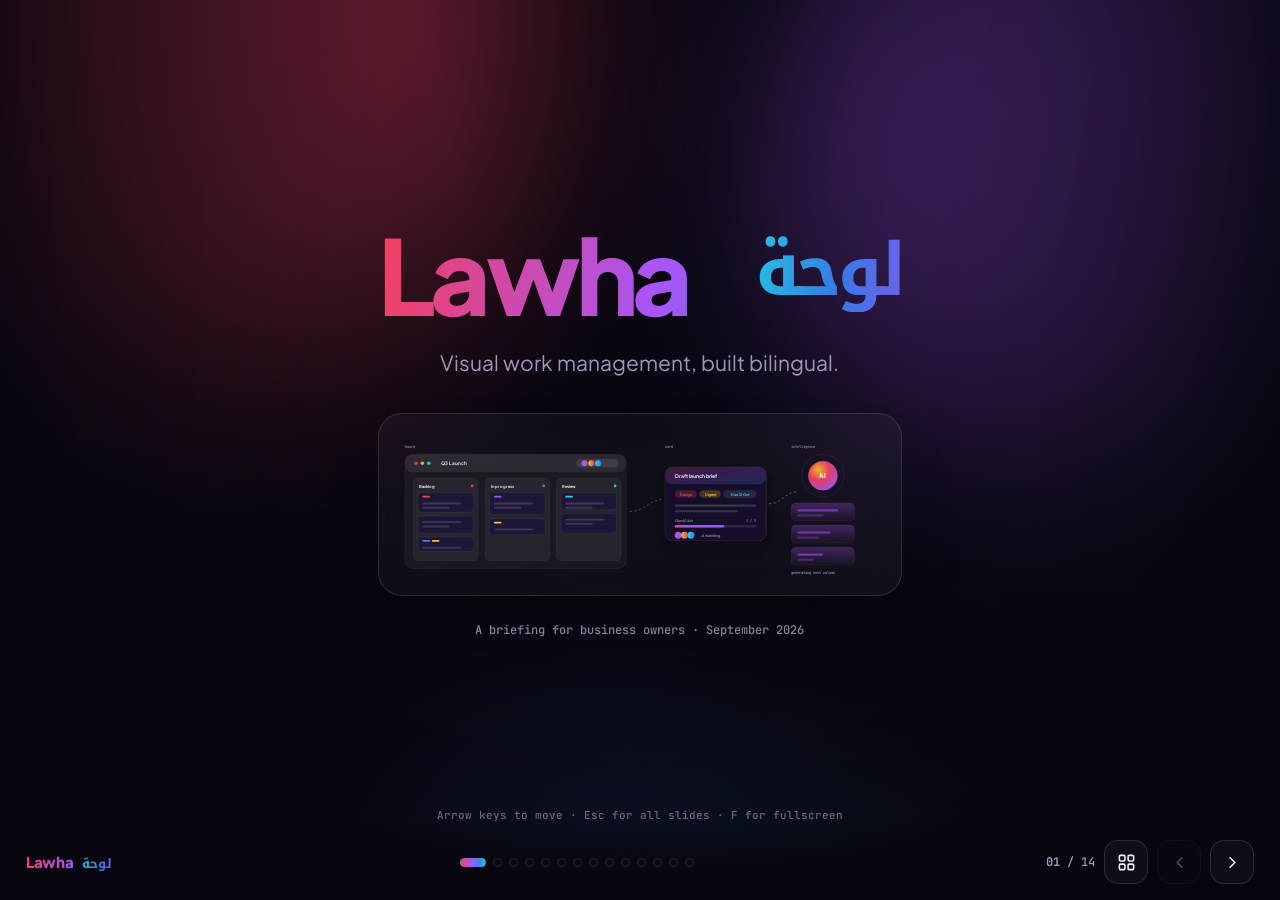
<file: lawha-intro.html>
<!DOCTYPE html>
<html lang="en">
<head>
<meta charset="utf-8">
<meta name="viewport" content="width=device-width,initial-scale=1,viewport-fit=cover">
<meta name="theme-color" content="#07060F">
<title>Lawha — Executive Briefing</title>
<meta name="description" content="Lawha: why it exists and what it changes for your organisation.">
<style>
@import url('https://fonts.googleapis.com/css2?family=Plus+Jakarta+Sans:wght@300;400;500;600;700;800&family=JetBrains+Mono:wght@400;500&family=Noto+Kufi+Arabic:wght@700&display=swap');
:root{
  --v1:#F43F5E;--v2:#A855F7;--v3:#3B82F6;--v4:#22D3EE;--v5:#FBBF24;
  --grad:linear-gradient(100deg,#F43F5E,#A855F7 42%,#3B82F6 78%,#22D3EE);
  --grad-warm:linear-gradient(100deg,#FBBF24,#F43F5E 55%,#A855F7);
  --grad-ar:linear-gradient(100deg,#22D3EE,#3B82F6 28%,#A855F7 62%,#F43F5E);
  --bg:#07060F;--bg2:#0C0A18;--surface:rgba(255,255,255,.04);
  --ink:#F4F1FB;--muted:#9E97BA;--line:rgba(255,255,255,.12);
  --glow:rgba(168,85,247,.26);--blur:18px;
  --shadow:0 30px 80px -40px rgba(168,85,247,.8);
  --ui-app:#0F0B1D;--ui-panel:#171029;--ui-card:#1E1636;--ui-line:rgba(255,255,255,.13);
  --ui-text:#EFEBFA;--ui-dim:#948CB4;--ui-ghost:rgba(255,255,255,.14);
  --ui-chip:rgba(255,255,255,.08);--ui-scrim:rgba(7,6,15,.72);
  --hb-slab:rgba(255,255,255,.04);--hb-slabtop:rgba(255,255,255,.07);
  --hb-col:rgba(255,255,255,.05);--hb-chip:rgba(255,255,255,.09);
}
*{box-sizing:border-box}
html,body{height:100%}
body{margin:0;background:var(--bg);color:var(--ink);overflow:hidden;
  font:400 16px/1.6 'Plus Jakarta Sans',system-ui,sans-serif;-webkit-font-smoothing:antialiased}
::selection{background:rgba(244,63,94,.35)}
.gt{background:var(--grad);background-size:220% 100%;-webkit-background-clip:text;
  background-clip:text;color:transparent;animation:shift 9s ease-in-out infinite alternate}
@keyframes shift{to{background-position:100% 0}}
.gt-ar{background:var(--grad-ar);background-size:220% 100%;-webkit-background-clip:text;
  background-clip:text;color:transparent;
  animation:shift 9s ease-in-out infinite alternate-reverse}

.field{position:fixed;inset:-20vh 0;z-index:0;pointer-events:none;overflow:hidden}
.field b{position:absolute;border-radius:50%;filter:blur(110px);opacity:.4;
  animation:float 22s ease-in-out infinite alternate}
.field b:nth-child(1){width:60vw;height:60vw;left:-18vw;top:-14vw;background:#F43F5E}
.field b:nth-child(2){width:52vw;height:52vw;right:-14vw;top:2vw;background:#A855F7;animation-delay:-7s}
.field b:nth-child(3){width:46vw;height:46vw;left:24vw;bottom:-20vw;background:#3B82F6;animation-delay:-13s;opacity:.3}
.field b:nth-child(4){width:34vw;height:34vw;right:12vw;bottom:-14vw;background:#22D3EE;animation-delay:-4s;opacity:.22}
@keyframes float{to{transform:translate3d(5vw,-4vw,0) scale(1.16)}}
.mesh{position:fixed;inset:0;z-index:1;pointer-events:none;
  background:radial-gradient(ellipse at 50% 0,transparent 24%,var(--bg) 82%)}

#bar{position:fixed;top:0;left:0;height:3px;width:0;background:var(--grad);z-index:40;
  box-shadow:0 0 18px rgba(244,63,94,.85);transition:width .45s cubic-bezier(.2,.8,.3,1)}

.deck{position:relative;z-index:2;height:100dvh;overflow:hidden}
.slide{position:absolute;inset:0;display:grid;place-items:center;padding:76px 46px 104px;
  opacity:0;visibility:hidden;pointer-events:none;
  transform:translateX(var(--dx,60px)) scale(.97);
  transition:opacity .5s ease,transform .6s cubic-bezier(.2,.8,.25,1),visibility 0s .6s}
.slide.active{opacity:1;visibility:visible;pointer-events:auto;transform:none;transition-delay:0s}
.slide.prev{--dx:-60px}
.inner{width:min(1180px,100%);max-height:100%;overflow-y:auto;scrollbar-width:thin}
.inner::-webkit-scrollbar{width:5px}
.inner::-webkit-scrollbar-thumb{background:var(--line);border-radius:3px}

.kick{font:500 12px 'JetBrains Mono',monospace;color:var(--v1);margin-bottom:12px}
h2{font-size:clamp(30px,4.6vw,54px);line-height:1.06;letter-spacing:-.035em;font-weight:800;
  margin:0 0 30px;max-width:19ch}
.lead{font-size:clamp(16px,1.85vw,20px);color:var(--muted);max-width:62ch;margin:0 0 26px}
.foot{font-size:14.5px;color:var(--muted);margin-top:26px;padding-left:16px;
  border-left:2px solid var(--v1)}

/* layouts */
.s-split .inner{display:grid;grid-template-columns:1fr 1fr;gap:56px;align-items:center}
.s-split .kick,.s-split h2{grid-column:1}
.s-split .content{grid-column:1}
.s-split .art{grid-column:2;grid-row:1/4}
.s-visual .inner{display:flex;flex-direction:column}
.s-visual .art{margin-top:8px}
.art svg{display:block;width:100%;height:auto;max-height:56vh}

/* bullets */
.pts{list-style:none;margin:0;padding:0;display:grid;gap:18px}
.pts li{display:flex;gap:16px;align-items:flex-start}
.bd{width:10px;height:10px;border-radius:50%;background:var(--grad);flex-shrink:0;margin-top:7px;
  box-shadow:0 0 0 5px rgba(168,85,247,.14)}
.pts b{display:block;font-size:clamp(16px,1.7vw,19px);font-weight:700;letter-spacing:-.015em}
.pts span{display:block;font-size:14.5px;color:var(--muted);margin-top:3px}

/* stats */
.statgrid{display:grid;grid-template-columns:repeat(auto-fit,minmax(200px,1fr));gap:18px}
.sc{padding:30px;border-radius:22px;background:var(--surface);border:1px solid var(--line);
  backdrop-filter:blur(var(--blur));-webkit-backdrop-filter:blur(var(--blur));
  transition:transform .3s cubic-bezier(.2,.9,.3,1.3),box-shadow .3s}
.sc:hover{transform:translateY(-6px);box-shadow:var(--shadow)}
.sn{font-size:clamp(30px,3.6vw,44px);font-weight:800;letter-spacing:-.04em;line-height:1;
  background:var(--grad-warm);-webkit-background-clip:text;background-clip:text;color:transparent}
.sl{font-size:14.5px;color:var(--muted);margin-top:12px}

/* title + end */
.s-title .inner,.s-end .inner{text-align:center;display:flex;flex-direction:column;align-items:center}
.lockup{display:flex;align-items:center;gap:clamp(16px,2.6vw,34px);width:min(760px,100%);
  font-size:clamp(48px,8.4vw,104px);font-weight:800;letter-spacing:-.05em;line-height:1}
.lockup .rule{flex:1;height:2px;border-radius:1px;background:var(--grad);background-size:220% 100%;
  opacity:.55;animation:shift 9s ease-in-out infinite alternate}
.lockup .ar{font-family:'Noto Kufi Arabic',serif;font-weight:700;font-size:.7em;
  opacity:.92;padding-bottom:.06em}
.sub{font-size:clamp(16px,2vw,21px);color:var(--muted);margin:20px 0 34px}
.tiny{font:500 12px 'JetBrains Mono',monospace;color:var(--muted);margin-top:26px}
.banner{width:min(1000px,100%);padding:14px;border-radius:24px;background:var(--surface);
  border:1px solid var(--line);backdrop-filter:blur(var(--blur));
  box-shadow:0 40px 90px -50px rgba(0,0,0,.9)}
.banner svg{display:block;width:100%;height:auto;max-height:40vh}
@keyframes hbFloat{50%{transform:translateY(-9px)}}
@keyframes hbDash{to{stroke-dashoffset:-44}}
@keyframes hbRing{0%,100%{opacity:.7;transform:scale(1)}50%{opacity:.25;transform:scale(1.09)}}
@keyframes hbRing2{0%,100%{opacity:.28;transform:scale(1)}50%{opacity:.05;transform:scale(1.14)}}
@keyframes hbGen{0%,100%{opacity:.35}50%{opacity:1}}
@keyframes hbGrow{0%,100%{transform:scaleX(1)}50%{transform:scaleX(1.14)}}
.hb g,.hb rect,.hb circle{transform-box:fill-box;transform-origin:center}
.hb .hb-f1{animation:hbFloat 7s ease-in-out infinite}
.hb .hb-f2{animation:hbFloat 5.6s ease-in-out infinite -1.4s}
.hb .hb-f3{animation:hbFloat 8.2s ease-in-out infinite -3s}
.hb .hb-dash{animation:hbDash 2.4s linear infinite}
.hb .hb-ring{animation:hbRing 4s ease-in-out infinite}
.hb .hb-ring2{animation:hbRing2 4s ease-in-out infinite -.6s}
.hb .hb-grow{transform-origin:left center;animation:hbGrow 6s ease-in-out infinite}
.hb .hb-gen1{animation:hbGen 3.2s ease-in-out infinite}
.hb .hb-gen2{animation:hbGen 3.2s ease-in-out infinite -1.05s}
.hb .hb-gen3{animation:hbGen 3.2s ease-in-out infinite -2.1s}
.endgrid{display:flex;gap:44px;flex-wrap:wrap;justify-content:center;margin-top:14px}
.endgrid div{text-align:center}
.endgrid b{display:block;font-size:44px;font-weight:800;letter-spacing:-.04em;
  background:var(--grad-warm);-webkit-background-clip:text;background-clip:text;color:transparent}
.endgrid span{font-size:13px;color:var(--muted)}

/* entrance stagger */
.slide.active .an{animation:rise .62s cubic-bezier(.2,.8,.25,1) backwards;
  animation-delay:calc(120ms + var(--i,0)*90ms)}
@keyframes rise{from{opacity:0;transform:translateY(24px)}to{opacity:1;transform:none}}

/* chrome */
.hud{position:fixed;left:0;right:0;bottom:0;z-index:30;display:flex;align-items:center;
  gap:18px;padding:16px 26px;
  background:linear-gradient(0deg,var(--bg) 30%,transparent)}
.brand{display:flex;align-items:baseline;gap:8px;font-weight:800;letter-spacing:-.02em;font-size:15px}
.brand .ar{font-family:'Noto Kufi Arabic',serif;font-size:13px;opacity:.92;font-weight:700}
.dots{flex:1;display:flex;gap:7px;justify-content:center;flex-wrap:wrap}
.dot{width:9px;height:9px;padding:0;border-radius:50%;border:1px solid var(--line);
  background:transparent;cursor:pointer;transition:all .3s cubic-bezier(.2,.9,.3,1.3)}
.dot:hover{border-color:var(--v1);transform:scale(1.35)}
.dot.on{width:26px;border-radius:5px;background:var(--grad);border-color:transparent}
.dot:focus-visible{outline:2px solid var(--v1);outline-offset:3px}
.nav{display:flex;align-items:center;gap:9px}
.nb{width:44px;height:44px;display:grid;place-items:center;border-radius:14px;cursor:pointer;
  border:1px solid var(--line);background:var(--surface);color:var(--ink);
  backdrop-filter:blur(var(--blur));
  transition:transform .22s cubic-bezier(.2,.9,.3,1.3),border-color .22s,box-shadow .22s,opacity .22s}
.nb:hover:not(:disabled){transform:translateY(-3px);border-color:var(--v2);box-shadow:var(--shadow)}
.nb:disabled{opacity:.3;cursor:not-allowed}
.nb:focus-visible{outline:2px solid var(--v1);outline-offset:2px}
.ico{width:19px;height:19px;fill:none;stroke:currentColor;stroke-width:2;
  stroke-linecap:round;stroke-linejoin:round}
.counter{font:500 12px 'JetBrains Mono',monospace;color:var(--muted);min-width:52px;text-align:right}
.hint{position:fixed;bottom:78px;left:50%;transform:translateX(-50%);z-index:29;
  font:500 11px 'JetBrains Mono',monospace;color:var(--muted);opacity:.65;
  transition:opacity .5s;pointer-events:none;white-space:nowrap}
.hint.gone{opacity:0}

/* overview */
.ov{position:fixed;inset:0;z-index:50;background:rgba(7,6,15,.9);
  backdrop-filter:blur(22px);-webkit-backdrop-filter:blur(22px);
  padding:60px 40px;overflow-y:auto;opacity:0;visibility:hidden;transition:opacity .3s,visibility 0s .3s}
.ov.open{opacity:1;visibility:visible;transition-delay:0s}
.ovin{max-width:1100px;margin:0 auto}
.ovh{display:flex;justify-content:space-between;align-items:center;margin-bottom:26px}
.ovh h3{margin:0;font-size:20px;font-weight:800;letter-spacing:-.02em}
.gcards{display:grid;grid-template-columns:repeat(auto-fill,minmax(230px,1fr));gap:13px}
.gcard{display:flex;flex-direction:column;gap:9px;padding:20px;border-radius:16px;cursor:pointer;
  text-align:left;background:var(--surface);border:1px solid var(--line);color:var(--ink);
  font:inherit;transition:transform .25s cubic-bezier(.2,.9,.3,1.3),border-color .25s,box-shadow .25s}
.gcard:hover{transform:translateY(-5px);border-color:var(--v2);box-shadow:var(--shadow)}
.gcard.on{border-color:transparent;background:var(--grad)}
.gcard.on .gn{color:rgba(255,255,255,.8)}
.gcard:focus-visible{outline:2px solid var(--v1);outline-offset:3px}
.gn{font:700 11px 'JetBrains Mono',monospace;color:var(--v1)}
.gt2{font-size:14.5px;font-weight:600;line-height:1.35}

@media (max-width:900px){
  .slide{padding:56px 20px 96px}
  .s-split .inner{grid-template-columns:1fr;gap:26px}
  .s-split .art{grid-column:1;grid-row:auto}
  .art svg{max-height:34vh}
  .banner svg{max-height:26vh}
  h2{margin-bottom:20px}
  .hud{padding:12px 16px;gap:10px}.brand{display:none}
  .dots{gap:5px}.dot{width:7px;height:7px}.dot.on{width:20px}
  .endgrid{gap:26px}.endgrid b{font-size:32px}
  .hint{display:none}
}
@media (prefers-reduced-motion:reduce){
  *{animation:none!important}
  .slide{transition:opacity .2s ease,visibility 0s .2s;transform:none!important}
  .slide.active{transition-delay:0s}
}
@media print{
  body{overflow:visible;background:#fff;color:#111}
  .field,.mesh,.hud,.hint,.ov,#bar{display:none!important}
  .deck{height:auto;overflow:visible}
  .slide{position:static;opacity:1!important;visibility:visible!important;transform:none!important;
    page-break-after:always;min-height:auto;padding:30px 0;border-bottom:1px solid #ddd}
  .sc,.banner{background:#fff;border:1px solid #ddd;box-shadow:none;backdrop-filter:none}
  .gt,.gt-ar,.sn,.endgrid b{color:#111!important;-webkit-text-fill-color:#111}
}
</style>
</head>
<body>
<div id="bar"></div>
<div class="field" aria-hidden="true"><b></b><b></b><b></b><b></b></div>
<div class="mesh" aria-hidden="true"></div>

<main class="deck" id="deck" role="region" aria-roledescription="carousel" aria-label="Executive briefing slides">
<section class="slide s-title" data-i="0" aria-hidden="true" aria-label="Slide 1 of 14"><div class="inner"><div class="content">
  <div class="lockup an" style="--i:0"><span class="en gt">Lawha</span>
    <span class="rule"></span><span class="ar gt-ar" lang="ar" dir="rtl">لوحة</span></div>
  <p class="sub an" style="--i:1">Visual work management, built bilingual.</p>
  <div class="banner an" style="--i:2"><svg viewBox="0 0 1160 360" xmlns="http://www.w3.org/2000/svg" class="hb" role="img" aria-label="A Lawha board with a card lifted out of it and the intelligence layer generating the next column."><defs><linearGradient id="hg1" x1="0" y1="0" x2="1" y2="1"><stop offset="0" stop-color="#F43F5E"/><stop offset=".5" stop-color="#A855F7"/><stop offset="1" stop-color="#3B82F6"/></linearGradient><linearGradient id="hg2" x1="0" y1="0" x2="1" y2="0"><stop offset="0" stop-color="#FBBF24"/><stop offset="1" stop-color="#F43F5E"/></linearGradient><linearGradient id="hg3" x1="0" y1="0" x2="1" y2="0"><stop offset="0" stop-color="#22D3EE"/><stop offset="1" stop-color="#3B82F6"/></linearGradient><radialGradient id="orb" cx=".35" cy=".3" r=".8"><stop offset="0" stop-color="#FBBF24"/><stop offset=".45" stop-color="#F43F5E"/><stop offset="1" stop-color="#A855F7"/></radialGradient><linearGradient id="ghostfade" x1="0" y1="0" x2="0" y2="1"><stop offset="0" stop-color="#A855F7" stop-opacity=".30"/><stop offset="1" stop-color="#A855F7" stop-opacity=".04"/></linearGradient><filter id="lift" x="-40%" y="-40%" width="180%" height="180%"><feDropShadow dx="0" dy="14" stdDeviation="18" flood-color="#0B0616" flood-opacity=".55"/></filter></defs><g class="hb-f1"><rect x="28" y="62" width="520" height="268" rx="18" fill="var(--hb-slab)" stroke="var(--ui-line)"/><rect x="28" y="62" width="520" height="42" rx="18" fill="var(--hb-slabtop)"/><circle cx="54" cy="83" r="4.2" fill="#F43F5E" opacity=".9"/><circle cx="69" cy="83" r="4.2" fill="#FBBF24" opacity=".9"/><circle cx="84" cy="83" r="4.2" fill="#22D3EE" opacity=".9"/><text x="112" y="87" font-family="Plus Jakarta Sans, sans-serif" font-size="11" font-weight="700" fill="var(--ui-text)" text-anchor="start">Q3 Launch</text><rect x="430" y="73" width="100" height="20" rx="10" fill="var(--hb-chip)"/><circle cx="450" cy="83" r="7" fill="url(#hg1)"/><circle cx="466" cy="83" r="7" fill="url(#hg2)"/><circle cx="482" cy="83" r="7" fill="url(#hg3)"/><rect x="48" y="118" width="152" height="194" rx="12" fill="var(--hb-col)" stroke="var(--ui-line)"/><text x="62" y="140" font-family="Plus Jakarta Sans, sans-serif" font-size="9.5" font-weight="700" fill="var(--ui-text)" text-anchor="start">Backlog</text><circle cx="186" cy="136" r="3" fill="#F43F5E"/><rect x="59" y="152" width="130" height="46" rx="8" fill="var(--ui-card)" stroke="var(--ui-line)"/><rect x="69" y="159" width="18" height="4.5" rx="2.2" fill="#F43F5E"/><rect x="69" y="175" width="92" height="4.5" rx="2.25" fill="var(--ui-ghost)"/><rect x="69" y="185" width="64" height="4.5" rx="2.25" fill="var(--ui-ghost)"/><rect x="59" y="207" width="130" height="40" rx="8" fill="var(--ui-card)" stroke="var(--ui-line)"/><rect x="69" y="219" width="92" height="4.5" rx="2.25" fill="var(--ui-ghost)"/><rect x="69" y="229" width="64" height="4.5" rx="2.25" fill="var(--ui-ghost)"/><rect x="59" y="256" width="130" height="34" rx="8" fill="var(--ui-card)" stroke="var(--ui-line)"/><rect x="69" y="263" width="18" height="4.5" rx="2.2" fill="#3B82F6"/><rect x="91" y="263" width="18" height="4.5" rx="2.2" fill="#FBBF24"/><rect x="69" y="279" width="92" height="4.5" rx="2.25" fill="var(--ui-ghost)"/><rect x="216" y="118" width="152" height="194" rx="12" fill="var(--hb-col)" stroke="var(--ui-line)"/><text x="230" y="140" font-family="Plus Jakarta Sans, sans-serif" font-size="9.5" font-weight="700" fill="var(--ui-text)" text-anchor="start">In progress</text><circle cx="354" cy="136" r="3" fill="#A855F7"/><rect x="227" y="152" width="130" height="52" rx="8" fill="var(--ui-card)" stroke="var(--ui-line)"/><rect x="237" y="159" width="18" height="4.5" rx="2.2" fill="#A855F7"/><rect x="237" y="175" width="92" height="4.5" rx="2.25" fill="var(--ui-ghost)"/><rect x="237" y="185" width="64" height="4.5" rx="2.25" fill="var(--ui-ghost)"/><rect x="227" y="213" width="130" height="38" rx="8" fill="var(--ui-card)" stroke="var(--ui-line)"/><rect x="237" y="220" width="18" height="4.5" rx="2.2" fill="#FBBF24"/><rect x="237" y="236" width="92" height="4.5" rx="2.25" fill="var(--ui-ghost)"/><rect x="384" y="118" width="152" height="194" rx="12" fill="var(--hb-col)" stroke="var(--ui-line)"/><text x="398" y="140" font-family="Plus Jakarta Sans, sans-serif" font-size="9.5" font-weight="700" fill="var(--ui-text)" text-anchor="start">Review</text><circle cx="522" cy="136" r="3" fill="#22D3EE"/><rect x="395" y="152" width="130" height="40" rx="8" fill="var(--ui-card)" stroke="var(--ui-line)"/><rect x="405" y="159" width="18" height="4.5" rx="2.2" fill="#22D3EE"/><rect x="405" y="175" width="92" height="4.5" rx="2.25" fill="var(--ui-ghost)"/><rect x="405" y="185" width="64" height="4.5" rx="2.25" fill="var(--ui-ghost)"/><rect x="395" y="201" width="130" height="46" rx="8" fill="var(--ui-card)" stroke="var(--ui-line)"/><rect x="405" y="213" width="92" height="4.5" rx="2.25" fill="var(--ui-ghost)"/><rect x="405" y="223" width="64" height="4.5" rx="2.25" fill="var(--ui-ghost)"/></g><path d="M556 196 C596 196 596 168 636 168" fill="none" stroke="#A855F7" stroke-width="1.6" stroke-dasharray="5 6" opacity=".8" class="hb-dash"/><g class="hb-f2" filter="url(#lift)"><rect x="640" y="92" width="236" height="172" rx="16" fill="var(--ui-panel)" stroke="var(--ui-line)"/><rect x="640" y="92" width="236" height="40" rx="16" fill="url(#hg1)" opacity="0.2"/><text x="662" y="117" font-family="Plus Jakarta Sans, sans-serif" font-size="12" font-weight="700" fill="var(--ui-text)" text-anchor="start">Draft launch brief</text><rect x="662" y="146" width="52" height="18" rx="9" fill="rgba(244,63,94,.22)"/><text x="688" y="159" font-family="Plus Jakarta Sans, sans-serif" font-size="8.5" font-weight="700" fill="#F43F5E" text-anchor="middle">Design</text><rect x="720" y="146" width="50" height="18" rx="9" fill="rgba(251,191,36,.22)"/><text x="745" y="159" font-family="Plus Jakarta Sans, sans-serif" font-size="8.5" font-weight="700" fill="#FBBF24" text-anchor="middle">Urgent</text><rect x="776" y="146" width="78" height="18" rx="9" fill="var(--hb-chip)"/><text x="815" y="159" font-family="Plus Jakarta Sans, sans-serif" font-size="8.5" font-weight="700" fill="#22D3EE" text-anchor="middle">Due 12 Oct</text><rect x="662" y="180" width="192" height="5" rx="2.5" fill="var(--ui-ghost)"/><rect x="662" y="193" width="148" height="5" rx="2.5" fill="var(--ui-ghost)"/><text x="662" y="220" font-family="JetBrains Mono, monospace" font-size="8.5" font-weight="700" fill="var(--ui-dim)" text-anchor="start">Checklist</text><text x="854" y="220" font-family="JetBrains Mono, monospace" font-size="8.5" font-weight="700" fill="#A855F7" text-anchor="end">3 / 5</text><rect x="662" y="228" width="192" height="6" rx="3" fill="var(--hb-chip)"/><rect x="662" y="228" width="116" height="6" rx="3" fill="url(#hg1)" class="hb-grow"/><circle cx="670" cy="252" r="8" fill="url(#hg1)"/><circle cx="685" cy="252" r="8" fill="url(#hg2)"/><circle cx="700" cy="252" r="8" fill="url(#hg3)"/><text x="722" y="256" font-family="Plus Jakarta Sans, sans-serif" font-size="8.5" font-weight="600" fill="var(--ui-dim)" text-anchor="start">+4 watching</text></g><path d="M884 178 C918 178 918 150 950 150" fill="none" stroke="#22D3EE" stroke-width="1.6" stroke-dasharray="5 6" opacity=".8" class="hb-dash"/><g class="hb-f3"><circle cx="1010" cy="112" r="34" fill="url(#orb)" opacity=".95"/><circle cx="1010" cy="112" r="34" fill="none" stroke="url(#hg1)" stroke-width="1.4" opacity=".7" class="hb-ring"/><circle cx="1010" cy="112" r="50" fill="none" stroke="url(#hg1)" stroke-width="1" opacity=".28" class="hb-ring2"/><text x="1010" y="117" font-family="Plus Jakarta Sans, sans-serif" font-size="15" font-weight="800" fill="#fff" text-anchor="middle">AI</text><rect x="936" y="176" width="148" height="42" rx="10" fill="url(#ghostfade)" stroke="var(--ui-line)" class="hb-gen1"/><rect x="950" y="191" width="96" height="5" rx="2.5" fill="#A855F7" opacity="0.55"/><rect x="950" y="203" width="62" height="5" rx="2.5" fill="#A855F7" opacity="0.3"/><rect x="936" y="228" width="148" height="42" rx="10" fill="url(#ghostfade)" stroke="var(--ui-line)" class="hb-gen2"/><rect x="950" y="243" width="78" height="5" rx="2.5" fill="#A855F7" opacity="0.55"/><rect x="950" y="255" width="50" height="5" rx="2.5" fill="#A855F7" opacity="0.3"/><rect x="936" y="280" width="148" height="42" rx="10" fill="url(#ghostfade)" stroke="var(--ui-line)" class="hb-gen3"/><rect x="950" y="295" width="60" height="5" rx="2.5" fill="#A855F7" opacity="0.55"/><rect x="950" y="307" width="38" height="5" rx="2.5" fill="#A855F7" opacity="0.3"/></g><text x="936" y="344" font-family="JetBrains Mono, monospace" font-size="9" font-weight="600" fill="var(--ui-dim)" text-anchor="start">generating next column</text><text x="28" y="48" font-family="JetBrains Mono, monospace" font-size="9" font-weight="700" fill="var(--ui-dim)" text-anchor="start" opacity="0.85">board</text><line x1="28" y1="54" x2="54" y2="54" stroke="url(#hg1)" stroke-width="2"/><text x="640" y="48" font-family="JetBrains Mono, monospace" font-size="9" font-weight="700" fill="var(--ui-dim)" text-anchor="start" opacity="0.85">card</text><line x1="640" y1="54" x2="666" y2="54" stroke="url(#hg1)" stroke-width="2"/><text x="936" y="48" font-family="JetBrains Mono, monospace" font-size="9" font-weight="700" fill="var(--ui-dim)" text-anchor="start" opacity="0.85">intelligence</text><line x1="936" y1="54" x2="962" y2="54" stroke="url(#hg1)" stroke-width="2"/></svg></div>
  <p class="tiny an" style="--i:3">A briefing for business owners · September 2026</p></div></div></section><section class="slide s-split" data-i="1" aria-hidden="true" aria-label="Slide 2 of 14"><div class="inner"><div class="kick an" style="--i:0">The problem</div><h2 class="an" style="--i:0">Your work already exists. It just isn&#x27;t anywhere.</h2><div class="content"><ul class="pts"><li class="an" style="--i:0"><span class="bd"></span><div><b>Decisions live in chat</b><span>Searchable by whoever remembers the right word</span></div></li><li class="an" style="--i:1"><span class="bd"></span><div><b>Status lives in someone&#x27;s head</b><span>Which is why you hold the meeting</span></div></li><li class="an" style="--i:2"><span class="bd"></span><div><b>The tracker is always behind</b><span>Because updating it is someone&#x27;s least favourite job</span></div></li><li class="an" style="--i:3"><span class="bd"></span><div><b>Nobody is wrong</b><span>Everyone is working from a slightly different picture</span></div></li></ul></div><div class="art an" style="--i:2"><svg viewBox="0 0 900 420" xmlns="http://www.w3.org/2000/svg" class="sv" role="img" preserveAspectRatio="xMidYMid meet"><defs>
<linearGradient id="uig" x1="0" y1="0" x2="1" y2="1">
  <stop offset="0" stop-color="#F43F5E"/><stop offset=".5" stop-color="#A855F7"/>
  <stop offset="1" stop-color="#3B82F6"/></linearGradient>
<linearGradient id="uig2" x1="0" y1="0" x2="1" y2="0">
  <stop offset="0" stop-color="#FBBF24"/><stop offset="1" stop-color="#F43F5E"/></linearGradient>
<linearGradient id="uig3" x1="0" y1="0" x2="1" y2="0">
  <stop offset="0" stop-color="#22D3EE"/><stop offset="1" stop-color="#3B82F6"/></linearGradient>
<linearGradient id="shim" x1="0" y1="0" x2="1" y2="0">
  <stop offset="0" stop-color="#A855F7" stop-opacity=".05"/>
  <stop offset=".5" stop-color="#A855F7" stop-opacity=".35"/>
  <stop offset="1" stop-color="#A855F7" stop-opacity=".05"/></linearGradient>
</defs><rect x="70" y="60" width="113.19999999999999" height="38" rx="10" fill="var(--ui-card)" stroke="var(--ui-line)" /><circle cx="89" cy="79" r="5" fill="#A855F7"/><text x="102" y="84" font-family="Plus Jakarta Sans, sans-serif" font-size="11.5" font-weight="600" fill="var(--ui-dim)" text-anchor="start">Chat threads</text><rect x="300" y="40" width="113.19999999999999" height="38" rx="10" fill="var(--ui-card)" stroke="var(--ui-line)" /><circle cx="319" cy="59" r="5" fill="#F43F5E"/><text x="332" y="64" font-family="Plus Jakarta Sans, sans-serif" font-size="11.5" font-weight="600" fill="var(--ui-dim)" text-anchor="start">Email chains</text><rect x="560" y="70" width="113.19999999999999" height="38" rx="10" fill="var(--ui-card)" stroke="var(--ui-line)" /><circle cx="579" cy="89" r="5" fill="#22D3EE"/><text x="592" y="94" font-family="Plus Jakarta Sans, sans-serif" font-size="11.5" font-weight="600" fill="var(--ui-dim)" text-anchor="start">Spreadsheets</text><rect x="130" y="190" width="106.6" height="38" rx="10" fill="var(--ui-card)" stroke="var(--ui-line)" /><circle cx="149" cy="209" r="5" fill="#FBBF24"/><text x="162" y="214" font-family="Plus Jakarta Sans, sans-serif" font-size="11.5" font-weight="600" fill="var(--ui-dim)" text-anchor="start">Slide decks</text><rect x="400" y="210" width="126.39999999999999" height="38" rx="10" fill="var(--ui-card)" stroke="var(--ui-line)" /><circle cx="419" cy="229" r="5" fill="#3B82F6"/><text x="432" y="234" font-family="Plus Jakarta Sans, sans-serif" font-size="11.5" font-weight="600" fill="var(--ui-dim)" text-anchor="start">Someone's head</text><rect x="640" y="200" width="119.8" height="38" rx="10" fill="var(--ui-card)" stroke="var(--ui-line)" /><circle cx="659" cy="219" r="5" fill="#A855F7"/><text x="672" y="224" font-family="Plus Jakarta Sans, sans-serif" font-size="11.5" font-weight="600" fill="var(--ui-dim)" text-anchor="start">Meeting notes</text><rect x="260" y="320" width="113.19999999999999" height="38" rx="10" fill="var(--ui-card)" stroke="var(--ui-line)" /><circle cx="279" cy="339" r="5" fill="#F43F5E"/><text x="292" y="344" font-family="Plus Jakarta Sans, sans-serif" font-size="11.5" font-weight="600" fill="var(--ui-dim)" text-anchor="start">Sticky notes</text><rect x="520" y="330" width="166.0" height="38" rx="10" fill="var(--ui-card)" stroke="var(--ui-line)" /><circle cx="539" cy="349" r="5" fill="#22D3EE"/><text x="552" y="354" font-family="Plus Jakarta Sans, sans-serif" font-size="11.5" font-weight="600" fill="var(--ui-dim)" text-anchor="start">A second spreadsheet</text><path d="M110 98 C110 69.0 340 69.0 340 40" fill="none" stroke="var(--ui-line)" stroke-dasharray="4 5" opacity=".8"/><path d="M340 78 C340 74.0 600 74.0 600 70" fill="none" stroke="var(--ui-line)" stroke-dasharray="4 5" opacity=".8"/><path d="M110 98 C110 144.0 170 144.0 170 190" fill="none" stroke="var(--ui-line)" stroke-dasharray="4 5" opacity=".8"/><path d="M170 228 C170 219.0 440 219.0 440 210" fill="none" stroke="var(--ui-line)" stroke-dasharray="4 5" opacity=".8"/><path d="M440 248 C440 224.0 680 224.0 680 200" fill="none" stroke="var(--ui-line)" stroke-dasharray="4 5" opacity=".8"/><path d="M170 228 C170 274.0 300 274.0 300 320" fill="none" stroke="var(--ui-line)" stroke-dasharray="4 5" opacity=".8"/><path d="M440 248 C440 289.0 560 289.0 560 330" fill="none" stroke="var(--ui-line)" stroke-dasharray="4 5" opacity=".8"/><path d="M600 108 C600 154.0 680 154.0 680 200" fill="none" stroke="var(--ui-line)" stroke-dasharray="4 5" opacity=".8"/><path d="M300 358 C300 344.0 560 344.0 560 330" fill="none" stroke="var(--ui-line)" stroke-dasharray="4 5" opacity=".8"/><text x="450" y="405" font-family="Plus Jakarta Sans, sans-serif" font-size="13" font-weight="700" fill="#F43F5E" text-anchor="middle">No single place that is true</text></svg></div></div></section><section class="slide s-stats" data-i="2" aria-hidden="true" aria-label="Slide 3 of 14"><div class="inner"><div class="kick an" style="--i:0">The cost</div><h2 class="an" style="--i:0">What that actually costs you</h2><div class="content"><div class="statgrid"><div class="sc an" style="--i:0"><div class="sn">Twice</div><div class="sl">the same work started in two places</div></div><div class="sc an" style="--i:1"><div class="sn">Weekly</div><div class="sl">meetings held only to establish status</div></div><div class="sc an" style="--i:2"><div class="sn">Days</div><div class="sl">lost per new joiner learning where things live</div></div><div class="sc an" style="--i:3"><div class="sn">Late</div><div class="sl">deadlines discovered rather than predicted</div></div></div><p class="foot an" style="--i:4">None of this shows up as a line item. It shows up as slowness.</p></div></div></section><section class="slide s-visual" data-i="3" aria-hidden="true" aria-label="Slide 4 of 14"><div class="inner"><div class="kick an" style="--i:0">The idea</div><h2 class="an" style="--i:0">One board. Everyone sees the same thing.</h2><div class="content"><p class="lead an" style="--i:0">Work becomes a card. Cards sit in lists.
 Lists sit on a board. Anyone can read it on sight — no training, no manual, no
 explaining what the columns mean.</p></div><div class="art an" style="--i:2"><svg viewBox="0 0 900 350" xmlns="http://www.w3.org/2000/svg" class="sv" role="img" preserveAspectRatio="xMidYMid meet"><defs>
<linearGradient id="uig" x1="0" y1="0" x2="1" y2="1">
  <stop offset="0" stop-color="#F43F5E"/><stop offset=".5" stop-color="#A855F7"/>
  <stop offset="1" stop-color="#3B82F6"/></linearGradient>
<linearGradient id="uig2" x1="0" y1="0" x2="1" y2="0">
  <stop offset="0" stop-color="#FBBF24"/><stop offset="1" stop-color="#F43F5E"/></linearGradient>
<linearGradient id="uig3" x1="0" y1="0" x2="1" y2="0">
  <stop offset="0" stop-color="#22D3EE"/><stop offset="1" stop-color="#3B82F6"/></linearGradient>
<linearGradient id="shim" x1="0" y1="0" x2="1" y2="0">
  <stop offset="0" stop-color="#A855F7" stop-opacity=".05"/>
  <stop offset=".5" stop-color="#A855F7" stop-opacity=".35"/>
  <stop offset="1" stop-color="#A855F7" stop-opacity=".05"/></linearGradient>
</defs><rect x="60" y="30" width="780" height="300" rx="18" fill="var(--ui-panel)" stroke="var(--ui-line)" /><rect x="60" y="30" width="780" height="46" rx="18" fill="url(#uig)" opacity="0.16" /><text x="88" y="60" font-family="Plus Jakarta Sans, sans-serif" font-size="13" font-weight="700" fill="var(--ui-text)" text-anchor="start">One board. Everyone sees the same thing.</text><circle cx="760" cy="53" r="10" fill="url(#uig)" opacity="1"/><circle cx="776" cy="53" r="10" fill="url(#uig2)" opacity="1"/><circle cx="792" cy="53" r="10" fill="url(#uig3)" opacity="1"/><circle cx="808" cy="53" r="10" fill="url(#uig)" opacity="1"/><rect x="84" y="96" width="172" height="214" rx="12" fill="var(--ui-card)" stroke="var(--ui-line)" /><text x="100" y="122" font-family="Plus Jakarta Sans, sans-serif" font-size="11.5" font-weight="700" fill="var(--ui-text)" text-anchor="start">Requested</text><circle cx="236" cy="118" r="4" fill="#A855F7"/><rect x="98" y="136" width="144" height="46" rx="9" fill="var(--ui-panel)" stroke="var(--ui-line)" /><rect x="110" y="149" width="30" height="5" rx="2.5" fill="#A855F7" /><rect x="110" y="162" width="108" height="5" rx="3" fill="var(--ui-ghost)" /><circle cx="222" cy="169" r="7" fill="url(#uig)" opacity="1"/><rect x="98" y="192" width="144" height="46" rx="9" fill="var(--ui-panel)" stroke="var(--ui-line)" /><rect x="110" y="205" width="30" height="5" rx="2.5" fill="#A855F7" /><rect x="110" y="218" width="92" height="5" rx="3" fill="var(--ui-ghost)" /><circle cx="222" cy="225" r="7" fill="url(#uig2)" opacity="1"/><rect x="98" y="248" width="144" height="46" rx="9" fill="var(--ui-panel)" stroke="var(--ui-line)" /><rect x="110" y="261" width="30" height="5" rx="2.5" fill="#A855F7" /><rect x="110" y="274" width="76" height="5" rx="3" fill="var(--ui-ghost)" /><circle cx="222" cy="281" r="7" fill="url(#uig3)" opacity="1"/><rect x="274" y="96" width="172" height="214" rx="12" fill="var(--ui-card)" stroke="var(--ui-line)" /><text x="290" y="122" font-family="Plus Jakarta Sans, sans-serif" font-size="11.5" font-weight="700" fill="var(--ui-text)" text-anchor="start">In progress</text><circle cx="426" cy="118" r="4" fill="#F43F5E"/><rect x="288" y="136" width="144" height="46" rx="9" fill="var(--ui-panel)" stroke="var(--ui-line)" /><rect x="300" y="149" width="30" height="5" rx="2.5" fill="#F43F5E" /><rect x="300" y="162" width="108" height="5" rx="3" fill="var(--ui-ghost)" /><circle cx="412" cy="169" r="7" fill="url(#uig)" opacity="1"/><rect x="288" y="192" width="144" height="46" rx="9" fill="var(--ui-panel)" stroke="var(--ui-line)" /><rect x="300" y="205" width="30" height="5" rx="2.5" fill="#F43F5E" /><rect x="300" y="218" width="92" height="5" rx="3" fill="var(--ui-ghost)" /><circle cx="412" cy="225" r="7" fill="url(#uig2)" opacity="1"/><rect x="464" y="96" width="172" height="214" rx="12" fill="var(--ui-card)" stroke="var(--ui-line)" /><text x="480" y="122" font-family="Plus Jakarta Sans, sans-serif" font-size="11.5" font-weight="700" fill="var(--ui-text)" text-anchor="start">Review</text><circle cx="616" cy="118" r="4" fill="#22D3EE"/><rect x="478" y="136" width="144" height="46" rx="9" fill="var(--ui-panel)" stroke="var(--ui-line)" /><rect x="490" y="149" width="30" height="5" rx="2.5" fill="#22D3EE" /><rect x="490" y="162" width="108" height="5" rx="3" fill="var(--ui-ghost)" /><circle cx="602" cy="169" r="7" fill="url(#uig)" opacity="1"/><rect x="478" y="192" width="144" height="46" rx="9" fill="var(--ui-panel)" stroke="var(--ui-line)" /><rect x="490" y="205" width="30" height="5" rx="2.5" fill="#22D3EE" /><rect x="490" y="218" width="92" height="5" rx="3" fill="var(--ui-ghost)" /><circle cx="602" cy="225" r="7" fill="url(#uig2)" opacity="1"/><rect x="654" y="96" width="172" height="214" rx="12" fill="var(--ui-card)" stroke="var(--ui-line)" /><text x="670" y="122" font-family="Plus Jakarta Sans, sans-serif" font-size="11.5" font-weight="700" fill="var(--ui-text)" text-anchor="start">Done</text><circle cx="806" cy="118" r="4" fill="#FBBF24"/><rect x="668" y="136" width="144" height="46" rx="9" fill="var(--ui-panel)" stroke="var(--ui-line)" /><rect x="680" y="149" width="30" height="5" rx="2.5" fill="#FBBF24" /><rect x="680" y="162" width="108" height="5" rx="3" fill="var(--ui-ghost)" /><circle cx="792" cy="169" r="7" fill="url(#uig)" opacity="1"/><rect x="668" y="192" width="144" height="46" rx="9" fill="var(--ui-panel)" stroke="var(--ui-line)" /><rect x="680" y="205" width="30" height="5" rx="2.5" fill="#FBBF24" /><rect x="680" y="218" width="92" height="5" rx="3" fill="var(--ui-ghost)" /><circle cx="792" cy="225" r="7" fill="url(#uig2)" opacity="1"/><rect x="668" y="248" width="144" height="46" rx="9" fill="var(--ui-panel)" stroke="var(--ui-line)" /><rect x="680" y="261" width="30" height="5" rx="2.5" fill="#FBBF24" /><rect x="680" y="274" width="76" height="5" rx="3" fill="var(--ui-ghost)" /><circle cx="792" cy="281" r="7" fill="url(#uig3)" opacity="1"/></svg></div></div></section><section class="slide s-visual" data-i="4" aria-hidden="true" aria-label="Slide 5 of 14"><div class="inner"><div class="kick an" style="--i:0">Adoption</div><h2 class="an" style="--i:0">It earns its place in the first week</h2><div class="content"><p class="lead an" style="--i:0">The reason simple tools win is that people
 actually use them. Lawha is designed so the first board takes five minutes and the habit
 forms before anyone has to be convinced.</p></div><div class="art an" style="--i:2"><svg viewBox="0 0 900 250" xmlns="http://www.w3.org/2000/svg" class="sv" role="img" preserveAspectRatio="xMidYMid meet"><defs>
<linearGradient id="uig" x1="0" y1="0" x2="1" y2="1">
  <stop offset="0" stop-color="#F43F5E"/><stop offset=".5" stop-color="#A855F7"/>
  <stop offset="1" stop-color="#3B82F6"/></linearGradient>
<linearGradient id="uig2" x1="0" y1="0" x2="1" y2="0">
  <stop offset="0" stop-color="#FBBF24"/><stop offset="1" stop-color="#F43F5E"/></linearGradient>
<linearGradient id="uig3" x1="0" y1="0" x2="1" y2="0">
  <stop offset="0" stop-color="#22D3EE"/><stop offset="1" stop-color="#3B82F6"/></linearGradient>
<linearGradient id="shim" x1="0" y1="0" x2="1" y2="0">
  <stop offset="0" stop-color="#A855F7" stop-opacity=".05"/>
  <stop offset=".5" stop-color="#A855F7" stop-opacity=".35"/>
  <stop offset="1" stop-color="#A855F7" stop-opacity=".05"/></linearGradient>
</defs><line x1="60" y1="150" x2="840" y2="150" stroke="var(--ui-line)"/><line x1="120" y1="150" x2="120" y2="112" stroke="#F43F5E" stroke-width="1.6"/><circle cx="120" cy="150" r="9" fill="#F43F5E"/><circle cx="120" cy="150" r="16" fill="none" stroke="#F43F5E" opacity=".35"/><text x="120" y="100" font-family="JetBrains Mono, monospace" font-size="12" font-weight="800" fill="#F43F5E" text-anchor="middle">Day 1</text><text x="120" y="190" font-family="Plus Jakarta Sans, sans-serif" font-size="12.5" font-weight="700" fill="var(--ui-text)" text-anchor="middle">First board created</text><text x="120" y="212" font-family="Plus Jakarta Sans, sans-serif" font-size="10.5" font-weight="500" fill="var(--ui-dim)" text-anchor="middle">No training needed</text><line x1="320" y1="150" x2="320" y2="112" stroke="#A855F7" stroke-width="1.6"/><circle cx="320" cy="150" r="9" fill="#A855F7"/><circle cx="320" cy="150" r="16" fill="none" stroke="#A855F7" opacity=".35"/><text x="320" y="100" font-family="JetBrains Mono, monospace" font-size="12" font-weight="800" fill="#A855F7" text-anchor="middle">Week 1</text><text x="320" y="190" font-family="Plus Jakarta Sans, sans-serif" font-size="12.5" font-weight="700" fill="var(--ui-text)" text-anchor="middle">Team working in it daily</text><text x="320" y="212" font-family="Plus Jakarta Sans, sans-serif" font-size="10.5" font-weight="500" fill="var(--ui-dim)" text-anchor="middle">Habits form</text><line x1="520" y1="150" x2="520" y2="112" stroke="#3B82F6" stroke-width="1.6"/><circle cx="520" cy="150" r="9" fill="#3B82F6"/><circle cx="520" cy="150" r="16" fill="none" stroke="#3B82F6" opacity=".35"/><text x="520" y="100" font-family="JetBrains Mono, monospace" font-size="12" font-weight="800" fill="#3B82F6" text-anchor="middle">Month 1</text><text x="520" y="190" font-family="Plus Jakarta Sans, sans-serif" font-size="12.5" font-weight="700" fill="var(--ui-text)" text-anchor="middle">Automations doing the admin</text><text x="520" y="212" font-family="Plus Jakarta Sans, sans-serif" font-size="10.5" font-weight="500" fill="var(--ui-dim)" text-anchor="middle">Time returns</text><line x1="740" y1="150" x2="740" y2="112" stroke="#22D3EE" stroke-width="1.6"/><circle cx="740" cy="150" r="9" fill="#22D3EE"/><circle cx="740" cy="150" r="16" fill="none" stroke="#22D3EE" opacity=".35"/><text x="740" y="100" font-family="JetBrains Mono, monospace" font-size="12" font-weight="800" fill="#22D3EE" text-anchor="middle">Quarter 1</text><text x="740" y="190" font-family="Plus Jakarta Sans, sans-serif" font-size="12.5" font-weight="700" fill="var(--ui-text)" text-anchor="middle">Leadership reporting from it</text><text x="740" y="212" font-family="Plus Jakarta Sans, sans-serif" font-size="10.5" font-weight="500" fill="var(--ui-dim)" text-anchor="middle">Single source of truth</text><path d="M60 150 Q450 150 840 150" fill="none" stroke="url(#uig)" stroke-width="2.5" opacity=".55"/></svg></div></div></section><section class="slide s-visual" data-i="5" aria-hidden="true" aria-label="Slide 6 of 14"><div class="inner"><div class="kick an" style="--i:0">Automation</div><h2 class="an" style="--i:0">The board does the administration</h2><div class="content"><p class="lead an" style="--i:0">Every recurring chore — chasing, copying,
 updating, summarising — becomes a rule you set once. This is where the hours come back.</p></div><div class="art an" style="--i:2"><svg viewBox="0 0 900 320" xmlns="http://www.w3.org/2000/svg" class="sv" role="img" preserveAspectRatio="xMidYMid meet"><defs>
<linearGradient id="uig" x1="0" y1="0" x2="1" y2="1">
  <stop offset="0" stop-color="#F43F5E"/><stop offset=".5" stop-color="#A855F7"/>
  <stop offset="1" stop-color="#3B82F6"/></linearGradient>
<linearGradient id="uig2" x1="0" y1="0" x2="1" y2="0">
  <stop offset="0" stop-color="#FBBF24"/><stop offset="1" stop-color="#F43F5E"/></linearGradient>
<linearGradient id="uig3" x1="0" y1="0" x2="1" y2="0">
  <stop offset="0" stop-color="#22D3EE"/><stop offset="1" stop-color="#3B82F6"/></linearGradient>
<linearGradient id="shim" x1="0" y1="0" x2="1" y2="0">
  <stop offset="0" stop-color="#A855F7" stop-opacity=".05"/>
  <stop offset=".5" stop-color="#A855F7" stop-opacity=".35"/>
  <stop offset="1" stop-color="#A855F7" stop-opacity=".05"/></linearGradient>
</defs><text x="30" y="30" font-family="JetBrains Mono, monospace" font-size="13" font-weight="700" fill="var(--ui-dim)" text-anchor="start">Today</text><rect x="30" y="52" width="380" height="40" rx="10" fill="var(--ui-card)" stroke="var(--ui-line)" /><circle cx="52" cy="72" r="7" fill="none" stroke="#F43F5E" stroke-width="1.6"/><text x="52" y="76" font-family="Plus Jakarta Sans, sans-serif" font-size="10" font-weight="800" fill="#F43F5E" text-anchor="middle">!</text><text x="70" y="77" font-family="Plus Jakarta Sans, sans-serif" font-size="11.5" font-weight="600" fill="var(--ui-dim)" text-anchor="start">Chase for a status update</text><text x="392" y="77" font-family="JetBrains Mono, monospace" font-size="8.5" font-weight="700" fill="#F43F5E" text-anchor="end">manual</text><rect x="30" y="102" width="380" height="40" rx="10" fill="var(--ui-card)" stroke="var(--ui-line)" /><circle cx="52" cy="122" r="7" fill="none" stroke="#F43F5E" stroke-width="1.6"/><text x="52" y="126" font-family="Plus Jakarta Sans, sans-serif" font-size="10" font-weight="800" fill="#F43F5E" text-anchor="middle">!</text><text x="70" y="127" font-family="Plus Jakarta Sans, sans-serif" font-size="11.5" font-weight="600" fill="var(--ui-dim)" text-anchor="start">Copy it into the tracker</text><text x="392" y="127" font-family="JetBrains Mono, monospace" font-size="8.5" font-weight="700" fill="#F43F5E" text-anchor="end">manual</text><rect x="30" y="152" width="380" height="40" rx="10" fill="var(--ui-card)" stroke="var(--ui-line)" /><circle cx="52" cy="172" r="7" fill="none" stroke="#F43F5E" stroke-width="1.6"/><text x="52" y="176" font-family="Plus Jakarta Sans, sans-serif" font-size="10" font-weight="800" fill="#F43F5E" text-anchor="middle">!</text><text x="70" y="177" font-family="Plus Jakarta Sans, sans-serif" font-size="11.5" font-weight="600" fill="var(--ui-dim)" text-anchor="start">Update the deck</text><text x="392" y="177" font-family="JetBrains Mono, monospace" font-size="8.5" font-weight="700" fill="#F43F5E" text-anchor="end">manual</text><rect x="30" y="202" width="380" height="40" rx="10" fill="var(--ui-card)" stroke="var(--ui-line)" /><circle cx="52" cy="222" r="7" fill="none" stroke="#F43F5E" stroke-width="1.6"/><text x="52" y="226" font-family="Plus Jakarta Sans, sans-serif" font-size="10" font-weight="800" fill="#F43F5E" text-anchor="middle">!</text><text x="70" y="227" font-family="Plus Jakarta Sans, sans-serif" font-size="11.5" font-weight="600" fill="var(--ui-dim)" text-anchor="start">Email the summary</text><text x="392" y="227" font-family="JetBrains Mono, monospace" font-size="8.5" font-weight="700" fill="#F43F5E" text-anchor="end">manual</text><rect x="30" y="252" width="380" height="40" rx="10" fill="var(--ui-card)" stroke="var(--ui-line)" /><circle cx="52" cy="272" r="7" fill="none" stroke="#F43F5E" stroke-width="1.6"/><text x="52" y="276" font-family="Plus Jakarta Sans, sans-serif" font-size="10" font-weight="800" fill="#F43F5E" text-anchor="middle">!</text><text x="70" y="277" font-family="Plus Jakarta Sans, sans-serif" font-size="11.5" font-weight="600" fill="var(--ui-dim)" text-anchor="start">Repeat on Monday</text><text x="392" y="277" font-family="JetBrains Mono, monospace" font-size="8.5" font-weight="700" fill="#F43F5E" text-anchor="end">manual</text><line x1="450" y1="24" x2="450" y2="300" stroke="var(--ui-line)"/><text x="470" y="30" font-family="JetBrains Mono, monospace" font-size="13" font-weight="700" fill="#22D3EE" text-anchor="start">With Lawha</text><rect x="470" y="52" width="400" height="40" rx="10" fill="var(--ui-card)" stroke="url(#uig)" /><rect x="492" y="66" width="11" height="11" rx="3" fill="url(#uig)" /><path d="M494.6 71.5 l2.42 2.42 l4.62 -5.0600000000000005" stroke="#fff" stroke-width="1.7" fill="none" stroke-linecap="round" stroke-linejoin="round"/><text x="516" y="77" font-family="Plus Jakarta Sans, sans-serif" font-size="11.5" font-weight="600" fill="var(--ui-text)" text-anchor="start">Card moves to Done</text><rect x="786" y="64" width="74" height="17" rx="8.5" fill="var(--ui-chip)" /><text x="823.0" y="75.9" font-family="JetBrains Mono, monospace" font-size="8.5" font-weight="600" fill="#22D3EE" text-anchor="middle">trigger</text><rect x="470" y="102" width="400" height="40" rx="10" fill="var(--ui-card)" stroke="var(--ui-line)" /><rect x="492" y="116" width="11" height="11" rx="3" fill="url(#uig)" /><path d="M494.6 121.5 l2.42 2.42 l4.62 -5.0600000000000005" stroke="#fff" stroke-width="1.7" fill="none" stroke-linecap="round" stroke-linejoin="round"/><text x="516" y="127" font-family="Plus Jakarta Sans, sans-serif" font-size="11.5" font-weight="600" fill="var(--ui-text)" text-anchor="start">Due date marked complete</text><rect x="786" y="114" width="74" height="17" rx="8.5" fill="var(--ui-chip)" /><text x="823.0" y="125.9" font-family="JetBrains Mono, monospace" font-size="8.5" font-weight="600" fill="#22D3EE" text-anchor="middle">automatic</text><rect x="470" y="152" width="400" height="40" rx="10" fill="var(--ui-card)" stroke="var(--ui-line)" /><rect x="492" y="166" width="11" height="11" rx="3" fill="url(#uig)" /><path d="M494.6 171.5 l2.42 2.42 l4.62 -5.0600000000000005" stroke="#fff" stroke-width="1.7" fill="none" stroke-linecap="round" stroke-linejoin="round"/><text x="516" y="177" font-family="Plus Jakarta Sans, sans-serif" font-size="11.5" font-weight="600" fill="var(--ui-text)" text-anchor="start">Owner notified in Slack</text><rect x="786" y="164" width="74" height="17" rx="8.5" fill="var(--ui-chip)" /><text x="823.0" y="175.9" font-family="JetBrains Mono, monospace" font-size="8.5" font-weight="600" fill="#22D3EE" text-anchor="middle">automatic</text><rect x="470" y="202" width="400" height="40" rx="10" fill="var(--ui-card)" stroke="var(--ui-line)" /><rect x="492" y="216" width="11" height="11" rx="3" fill="url(#uig)" /><path d="M494.6 221.5 l2.42 2.42 l4.62 -5.0600000000000005" stroke="#fff" stroke-width="1.7" fill="none" stroke-linecap="round" stroke-linejoin="round"/><text x="516" y="227" font-family="Plus Jakarta Sans, sans-serif" font-size="11.5" font-weight="600" fill="var(--ui-text)" text-anchor="start">Weekly summary emailed</text><rect x="786" y="214" width="74" height="17" rx="8.5" fill="var(--ui-chip)" /><text x="823.0" y="225.9" font-family="JetBrains Mono, monospace" font-size="8.5" font-weight="600" fill="#22D3EE" text-anchor="middle">scheduled</text><text x="470" y="292" font-family="Plus Jakarta Sans, sans-serif" font-size="12" font-weight="700" fill="#22D3EE" text-anchor="start">Set once. Runs forever.</text></svg></div></div></section><section class="slide s-split" data-i="6" aria-hidden="true" aria-label="Slide 7 of 14"><div class="inner"><div class="kick an" style="--i:0">Intelligence</div><h2 class="an" style="--i:0">It sets things up so people don&#x27;t have to</h2><div class="content"><ul class="pts"><li class="an" style="--i:0"><span class="bd"></span><div><b>Describe a goal, get a board</b><span>Structured lists and cards, in Arabic or English</span></div></li><li class="an" style="--i:1"><span class="bd"></span><div><b>Checklists write themselves</b><span>From what the card already says</span></div></li><li class="an" style="--i:2"><span class="bd"></span><div><b>Duplicates merge cleanly</b><span>Nothing is deleted, everything is reversible</span></div></li><li class="an" style="--i:3"><span class="bd"></span><div><b>Focus time is found for you</b><span>It reads the calendar, it never books without asking</span></div></li></ul><p class="foot an" style="--i:5">Every AI action is reviewable and undoable. That is the point.</p></div></div></section><section class="slide s-visual" data-i="7" aria-hidden="true" aria-label="Slide 8 of 14"><div class="inner"><div class="kick an" style="--i:0">Differentiator</div><h2 class="an" style="--i:0">Arabic and English, equally</h2><div class="content"><p class="lead an" style="--i:0">Most tools bolt Arabic on late — the layout
 breaks, search stops working, the AI gets worse. Lawha is built right-to-left from the
 first line, so an Arabic-speaking team gets the same product, not a compromised one.</p></div><div class="art an" style="--i:2"><svg viewBox="0 0 900 330" xmlns="http://www.w3.org/2000/svg" class="sv" role="img" preserveAspectRatio="xMidYMid meet"><defs>
<linearGradient id="uig" x1="0" y1="0" x2="1" y2="1">
  <stop offset="0" stop-color="#F43F5E"/><stop offset=".5" stop-color="#A855F7"/>
  <stop offset="1" stop-color="#3B82F6"/></linearGradient>
<linearGradient id="uig2" x1="0" y1="0" x2="1" y2="0">
  <stop offset="0" stop-color="#FBBF24"/><stop offset="1" stop-color="#F43F5E"/></linearGradient>
<linearGradient id="uig3" x1="0" y1="0" x2="1" y2="0">
  <stop offset="0" stop-color="#22D3EE"/><stop offset="1" stop-color="#3B82F6"/></linearGradient>
<linearGradient id="shim" x1="0" y1="0" x2="1" y2="0">
  <stop offset="0" stop-color="#A855F7" stop-opacity=".05"/>
  <stop offset=".5" stop-color="#A855F7" stop-opacity=".35"/>
  <stop offset="1" stop-color="#A855F7" stop-opacity=".05"/></linearGradient>
</defs><rect x="40" y="30" width="390" height="250" rx="16" fill="var(--ui-panel)" stroke="var(--ui-line)" /><text x="64" y="60" font-family="JetBrains Mono, monospace" font-size="11" font-weight="700" fill="var(--ui-dim)" text-anchor="start">English — left to right</text><rect x="62" y="78" width="106" height="182" rx="10" fill="var(--ui-card)" stroke="var(--ui-line)" /><rect x="76" y="100" width="62" height="6" rx="3" fill="var(--ui-ghost)" /><rect x="74" y="118" width="82" height="38" rx="7" fill="var(--ui-panel)" stroke="var(--ui-line)" /><rect x="84" y="132" width="60" height="4.5" rx="3" fill="var(--ui-ghost)" /><rect x="74" y="164" width="82" height="38" rx="7" fill="var(--ui-panel)" stroke="var(--ui-line)" /><rect x="84" y="178" width="46" height="4.5" rx="3" fill="var(--ui-ghost)" /><rect x="184" y="78" width="106" height="182" rx="10" fill="var(--ui-card)" stroke="var(--ui-line)" /><rect x="198" y="100" width="62" height="6" rx="3" fill="var(--ui-ghost)" /><rect x="196" y="118" width="82" height="38" rx="7" fill="var(--ui-panel)" stroke="var(--ui-line)" /><rect x="206" y="132" width="60" height="4.5" rx="3" fill="var(--ui-ghost)" /><rect x="196" y="164" width="82" height="38" rx="7" fill="var(--ui-panel)" stroke="var(--ui-line)" /><rect x="206" y="178" width="46" height="4.5" rx="3" fill="var(--ui-ghost)" /><rect x="306" y="78" width="106" height="182" rx="10" fill="var(--ui-card)" stroke="var(--ui-line)" /><rect x="320" y="100" width="62" height="6" rx="3" fill="var(--ui-ghost)" /><rect x="318" y="118" width="82" height="38" rx="7" fill="var(--ui-panel)" stroke="var(--ui-line)" /><rect x="328" y="132" width="60" height="4.5" rx="3" fill="var(--ui-ghost)" /><rect x="318" y="164" width="82" height="38" rx="7" fill="var(--ui-panel)" stroke="var(--ui-line)" /><rect x="328" y="178" width="46" height="4.5" rx="3" fill="var(--ui-ghost)" /><rect x="470" y="30" width="390" height="250" rx="16" fill="var(--ui-panel)" stroke="var(--ui-line)" /><text x="836" y="60" font-family="Plus Jakarta Sans, sans-serif" font-size="11" font-weight="700" fill="var(--ui-dim)" text-anchor="end">العربية — من اليمين إلى اليسار</text><rect x="732" y="78" width="106" height="182" rx="10" fill="var(--ui-card)" stroke="var(--ui-line)" /><rect x="762" y="100" width="62" height="6" rx="3" fill="var(--ui-ghost)" /><rect x="744" y="118" width="82" height="38" rx="7" fill="var(--ui-panel)" stroke="var(--ui-line)" /><rect x="758" y="132" width="60" height="4.5" rx="3" fill="var(--ui-ghost)" /><rect x="744" y="164" width="82" height="38" rx="7" fill="var(--ui-panel)" stroke="var(--ui-line)" /><rect x="772" y="178" width="46" height="4.5" rx="3" fill="var(--ui-ghost)" /><rect x="610" y="78" width="106" height="182" rx="10" fill="var(--ui-card)" stroke="var(--ui-line)" /><rect x="640" y="100" width="62" height="6" rx="3" fill="var(--ui-ghost)" /><rect x="622" y="118" width="82" height="38" rx="7" fill="var(--ui-panel)" stroke="var(--ui-line)" /><rect x="636" y="132" width="60" height="4.5" rx="3" fill="var(--ui-ghost)" /><rect x="622" y="164" width="82" height="38" rx="7" fill="var(--ui-panel)" stroke="var(--ui-line)" /><rect x="650" y="178" width="46" height="4.5" rx="3" fill="var(--ui-ghost)" /><rect x="488" y="78" width="106" height="182" rx="10" fill="var(--ui-card)" stroke="var(--ui-line)" /><rect x="518" y="100" width="62" height="6" rx="3" fill="var(--ui-ghost)" /><rect x="500" y="118" width="82" height="38" rx="7" fill="var(--ui-panel)" stroke="var(--ui-line)" /><rect x="514" y="132" width="60" height="4.5" rx="3" fill="var(--ui-ghost)" /><rect x="500" y="164" width="82" height="38" rx="7" fill="var(--ui-panel)" stroke="var(--ui-line)" /><rect x="528" y="178" width="46" height="4.5" rx="3" fill="var(--ui-ghost)" /><rect x="410" y="138" width="80" height="34" rx="17" fill="url(#uig)" /><text x="450" y="159" font-family="Plus Jakarta Sans, sans-serif" font-size="10" font-weight="700" fill="#fff" text-anchor="middle">one product</text><text x="450" y="306" font-family="Plus Jakarta Sans, sans-serif" font-size="12.5" font-weight="700" fill="#22D3EE" text-anchor="middle">Not a translation layer. The same product, mirrored.</text></svg></div></div></section><section class="slide s-visual" data-i="8" aria-hidden="true" aria-label="Slide 9 of 14"><div class="inner"><div class="kick an" style="--i:0">For leadership</div><h2 class="an" style="--i:0">You stop asking for status</h2><div class="content"><p class="lead an" style="--i:0">The same cards your teams work in become the
 timeline and the dashboard you read. Nobody prepares it. Nobody formats it. It is simply
 what is true right now.</p></div><div class="art an" style="--i:2"><svg viewBox="0 0 900 320" xmlns="http://www.w3.org/2000/svg" class="sv" role="img" preserveAspectRatio="xMidYMid meet"><defs>
<linearGradient id="uig" x1="0" y1="0" x2="1" y2="1">
  <stop offset="0" stop-color="#F43F5E"/><stop offset=".5" stop-color="#A855F7"/>
  <stop offset="1" stop-color="#3B82F6"/></linearGradient>
<linearGradient id="uig2" x1="0" y1="0" x2="1" y2="0">
  <stop offset="0" stop-color="#FBBF24"/><stop offset="1" stop-color="#F43F5E"/></linearGradient>
<linearGradient id="uig3" x1="0" y1="0" x2="1" y2="0">
  <stop offset="0" stop-color="#22D3EE"/><stop offset="1" stop-color="#3B82F6"/></linearGradient>
<linearGradient id="shim" x1="0" y1="0" x2="1" y2="0">
  <stop offset="0" stop-color="#A855F7" stop-opacity=".05"/>
  <stop offset=".5" stop-color="#A855F7" stop-opacity=".35"/>
  <stop offset="1" stop-color="#A855F7" stop-opacity=".05"/></linearGradient>
</defs><rect x="40" y="24" width="500" height="240" rx="14" fill="var(--ui-panel)" stroke="var(--ui-line)" /><text x="64" y="52" font-family="Plus Jakarta Sans, sans-serif" font-size="11.5" font-weight="700" fill="var(--ui-text)" text-anchor="start">Timeline</text><text x="64" y="90" font-family="Plus Jakarta Sans, sans-serif" font-size="10.5" font-weight="600" fill="var(--ui-dim)" text-anchor="start">Discovery</text><rect x="150" y="79" width="120" height="16" rx="8" fill="url(#uig3)" /><text x="64" y="134" font-family="Plus Jakarta Sans, sans-serif" font-size="10.5" font-weight="600" fill="var(--ui-dim)" text-anchor="start">Build</text><rect x="210" y="123" width="190" height="16" rx="8" fill="url(#uig)" /><text x="64" y="178" font-family="Plus Jakarta Sans, sans-serif" font-size="10.5" font-weight="600" fill="var(--ui-dim)" text-anchor="start">Pilot</text><rect x="330" y="167" width="130" height="16" rx="8" fill="url(#uig2)" /><text x="64" y="222" font-family="Plus Jakarta Sans, sans-serif" font-size="10.5" font-weight="600" fill="var(--ui-dim)" text-anchor="start">Rollout</text><rect x="400" y="211" width="110" height="16" rx="8" fill="url(#uig)" /><line x1="300" y1="66" x2="300" y2="252" stroke="#F43F5E" stroke-dasharray="4 4"/><rect x="566" y="24" width="294" height="240" rx="14" fill="var(--ui-panel)" stroke="var(--ui-line)" /><text x="590" y="52" font-family="Plus Jakarta Sans, sans-serif" font-size="11.5" font-weight="700" fill="var(--ui-text)" text-anchor="start">Dashboard</text><rect x="596" y="174" width="34" height="58" rx="6" fill="var(--ui-chip)" /><rect x="648" y="140" width="34" height="92" rx="6" fill="var(--ui-chip)" /><rect x="700" y="158" width="34" height="74" rx="6" fill="var(--ui-chip)" /><rect x="752" y="112" width="34" height="120" rx="6" fill="url(#uig)" /><rect x="804" y="136" width="34" height="96" rx="6" fill="var(--ui-chip)" /><text x="590" y="252" font-family="Plus Jakarta Sans, sans-serif" font-size="9.5" font-weight="500" fill="var(--ui-dim)" text-anchor="start">Cards completed per week</text><text x="450" y="296" font-family="Plus Jakarta Sans, sans-serif" font-size="12.5" font-weight="600" fill="var(--ui-dim)" text-anchor="middle">The same data leadership needs, without asking anyone for it</text></svg></div></div></section><section class="slide s-visual" data-i="9" aria-hidden="true" aria-label="Slide 10 of 14"><div class="inner"><div class="kick an" style="--i:0">Control</div><h2 class="an" style="--i:0">Governance that doesn&#x27;t slow anyone down</h2><div class="content"><p class="lead an" style="--i:0">Policy is set once at the top and inherits
 downward. Single sign-on, provisioning, audit trails and UAE data residency are platform
 properties — not something a team has to remember to switch on.</p></div><div class="art an" style="--i:2"><svg viewBox="0 0 900 290" xmlns="http://www.w3.org/2000/svg" class="sv" role="img" preserveAspectRatio="xMidYMid meet"><defs>
<linearGradient id="uig" x1="0" y1="0" x2="1" y2="1">
  <stop offset="0" stop-color="#F43F5E"/><stop offset=".5" stop-color="#A855F7"/>
  <stop offset="1" stop-color="#3B82F6"/></linearGradient>
<linearGradient id="uig2" x1="0" y1="0" x2="1" y2="0">
  <stop offset="0" stop-color="#FBBF24"/><stop offset="1" stop-color="#F43F5E"/></linearGradient>
<linearGradient id="uig3" x1="0" y1="0" x2="1" y2="0">
  <stop offset="0" stop-color="#22D3EE"/><stop offset="1" stop-color="#3B82F6"/></linearGradient>
<linearGradient id="shim" x1="0" y1="0" x2="1" y2="0">
  <stop offset="0" stop-color="#A855F7" stop-opacity=".05"/>
  <stop offset=".5" stop-color="#A855F7" stop-opacity=".35"/>
  <stop offset="1" stop-color="#A855F7" stop-opacity=".05"/></linearGradient>
</defs><rect x="40" y="24" width="820" height="70" rx="14" fill="var(--ui-card)" stroke="var(--ui-line)" /><rect x="40" y="24" width="4" height="70" rx="2" fill="url(#uig)" /><text x="66" y="54" font-family="Plus Jakarta Sans, sans-serif" font-size="13" font-weight="700" fill="var(--ui-text)" text-anchor="start">Organisation</text><text x="66" y="74" font-family="Plus Jakarta Sans, sans-serif" font-size="11" font-weight="500" fill="var(--ui-dim)" text-anchor="start">Identity, policy, audit, data residency</text><rect x="752" y="49" width="84" height="20" rx="10.0" fill="var(--ui-chip)" /><text x="794.0" y="62.4" font-family="JetBrains Mono, monospace" font-size="8.5" font-weight="600" fill="var(--ui-dim)" text-anchor="middle">inherits down</text><rect x="100" y="108" width="700" height="70" rx="14" fill="var(--ui-card)" stroke="var(--ui-line)" /><rect x="100" y="108" width="4" height="70" rx="2" fill="url(#uig3)" /><text x="126" y="138" font-family="Plus Jakarta Sans, sans-serif" font-size="13" font-weight="700" fill="var(--ui-text)" text-anchor="start">Workspace</text><text x="126" y="158" font-family="Plus Jakarta Sans, sans-serif" font-size="11" font-weight="500" fill="var(--ui-dim)" text-anchor="start">Membership, guests, templates, AI on or off</text><rect x="692" y="133" width="84" height="20" rx="10.0" fill="var(--ui-chip)" /><text x="734.0" y="146.4" font-family="JetBrains Mono, monospace" font-size="8.5" font-weight="600" fill="var(--ui-dim)" text-anchor="middle">inherits down</text><rect x="160" y="192" width="580" height="70" rx="14" fill="var(--ui-card)" stroke="var(--ui-line)" /><rect x="160" y="192" width="4" height="70" rx="2" fill="url(#uig2)" /><text x="186" y="222" font-family="Plus Jakarta Sans, sans-serif" font-size="13" font-weight="700" fill="var(--ui-text)" text-anchor="start">Board</text><text x="186" y="242" font-family="Plus Jakarta Sans, sans-serif" font-size="11" font-weight="500" fill="var(--ui-dim)" text-anchor="start">Visibility, permissions, extensions</text><rect x="632" y="217" width="84" height="20" rx="10.0" fill="var(--ui-chip)" /><text x="674.0" y="230.4" font-family="JetBrains Mono, monospace" font-size="8.5" font-weight="600" fill="var(--ui-dim)" text-anchor="middle">inherits down</text></svg></div></div></section><section class="slide s-visual" data-i="10" aria-hidden="true" aria-label="Slide 11 of 14"><div class="inner"><div class="kick an" style="--i:0">Fit</div><h2 class="an" style="--i:0">It joins your stack rather than replacing it</h2><div class="content"><p class="lead an" style="--i:0">Nothing is trapped. Native connectors cover
 the tools you already run, an open API covers everything else, and AI assistants can read
 and write boards directly.</p></div><div class="art an" style="--i:2"><svg viewBox="0 0 900 310" xmlns="http://www.w3.org/2000/svg" class="sv" role="img" preserveAspectRatio="xMidYMid meet"><defs>
<linearGradient id="uig" x1="0" y1="0" x2="1" y2="1">
  <stop offset="0" stop-color="#F43F5E"/><stop offset=".5" stop-color="#A855F7"/>
  <stop offset="1" stop-color="#3B82F6"/></linearGradient>
<linearGradient id="uig2" x1="0" y1="0" x2="1" y2="0">
  <stop offset="0" stop-color="#FBBF24"/><stop offset="1" stop-color="#F43F5E"/></linearGradient>
<linearGradient id="uig3" x1="0" y1="0" x2="1" y2="0">
  <stop offset="0" stop-color="#22D3EE"/><stop offset="1" stop-color="#3B82F6"/></linearGradient>
<linearGradient id="shim" x1="0" y1="0" x2="1" y2="0">
  <stop offset="0" stop-color="#A855F7" stop-opacity=".05"/>
  <stop offset=".5" stop-color="#A855F7" stop-opacity=".35"/>
  <stop offset="1" stop-color="#A855F7" stop-opacity=".05"/></linearGradient>
</defs><circle cx="450" cy="150" r="58" fill="url(#uig)"/><text x="450" y="148" font-family="Plus Jakarta Sans, sans-serif" font-size="15" font-weight="800" fill="#fff" text-anchor="middle">Lawha</text><text x="450" y="166" font-family="Plus Jakarta Sans, sans-serif" font-size="11" font-weight="700" fill="rgba(255,255,255,.75)" text-anchor="middle">لوحة</text><rect x="98.0" y="42" width="64.0" height="36" rx="10" fill="var(--ui-card)" stroke="var(--ui-line)" /><text x="130" y="65" font-family="Plus Jakarta Sans, sans-serif" font-size="11" font-weight="600" fill="var(--ui-dim)" text-anchor="middle">Slack</text><line x1="162.0" y1="60" x2="392" y2="128" stroke="var(--ui-line)" stroke-dasharray="4 5"/><rect x="70.80000000000001" y="222" width="118.39999999999999" height="36" rx="10" fill="var(--ui-card)" stroke="var(--ui-line)" /><text x="130" y="245" font-family="Plus Jakarta Sans, sans-serif" font-size="11" font-weight="600" fill="var(--ui-dim)" text-anchor="middle">Microsoft 365</text><line x1="189.2" y1="240" x2="392" y2="172" stroke="var(--ui-line)" stroke-dasharray="4 5"/><rect x="630.6" y="42" width="138.8" height="36" rx="10" fill="var(--ui-card)" stroke="var(--ui-line)" /><text x="700" y="65" font-family="Plus Jakarta Sans, sans-serif" font-size="11" font-weight="600" fill="var(--ui-dim)" text-anchor="middle">Google Workspace</text><line x1="630.6" y1="60" x2="508" y2="128" stroke="var(--ui-line)" stroke-dasharray="4 5"/><rect x="651.0" y="222" width="98.0" height="36" rx="10" fill="var(--ui-card)" stroke="var(--ui-line)" /><text x="700" y="245" font-family="Plus Jakarta Sans, sans-serif" font-size="11" font-weight="600" fill="var(--ui-dim)" text-anchor="middle">Salesforce</text><line x1="651.0" y1="240" x2="508" y2="172" stroke="var(--ui-line)" stroke-dasharray="4 5"/><rect x="154.6" y="132" width="70.8" height="36" rx="10" fill="var(--ui-card)" stroke="var(--ui-line)" /><text x="190" y="155" font-family="Plus Jakarta Sans, sans-serif" font-size="11" font-weight="600" fill="var(--ui-dim)" text-anchor="middle">GitHub</text><line x1="225.4" y1="150" x2="392" y2="150" stroke="var(--ui-line)" stroke-dasharray="4 5"/><rect x="681.4" y="132" width="57.2" height="36" rx="10" fill="var(--ui-card)" stroke="var(--ui-line)" /><text x="710" y="155" font-family="Plus Jakarta Sans, sans-serif" font-size="11" font-weight="600" fill="var(--ui-dim)" text-anchor="middle">Jira</text><line x1="681.4" y1="150" x2="508" y2="150" stroke="var(--ui-line)" stroke-dasharray="4 5"/><text x="450" y="285" font-family="Plus Jakarta Sans, sans-serif" font-size="12.5" font-weight="700" fill="#22D3EE" text-anchor="middle">It joins your stack. It does not replace it.</text></svg></div></div></section><section class="slide s-split" data-i="11" aria-hidden="true" aria-label="Slide 12 of 14"><div class="inner"><div class="kick an" style="--i:0">Measurement</div><h2 class="an" style="--i:0">How we&#x27;ll know it worked</h2><div class="content"><ul class="pts"><li class="an" style="--i:0"><span class="bd"></span><div><b>Time to first card</b><span>Adoption friction, measured in minutes</span></div></li><li class="an" style="--i:1"><span class="bd"></span><div><b>Share of work created automatically</b><span>How much admin the system absorbed</span></div></li><li class="an" style="--i:2"><span class="bd"></span><div><b>Status meetings removed</b><span>The most honest measure of visibility</span></div></li><li class="an" style="--i:3"><span class="bd"></span><div><b>Proportion of sessions in Arabic</b><span>Whether the bilingual promise held</span></div></li></ul><p class="foot an" style="--i:5">Agree the baseline before the pilot, not after.</p></div></div></section><section class="slide s-visual" data-i="12" aria-hidden="true" aria-label="Slide 13 of 14"><div class="inner"><div class="kick an" style="--i:0">Next</div><h2 class="an" style="--i:0">What happens from here</h2><div class="content"><p class="lead an" style="--i:0">The specification is written and reviewable —
 fifteen modules, one hundred and fifty-nine defined requirements. The next step is making
 it clickable.</p></div><div class="art an" style="--i:2"><svg viewBox="0 0 900 210" xmlns="http://www.w3.org/2000/svg" class="sv" role="img" preserveAspectRatio="xMidYMid meet"><defs>
<linearGradient id="uig" x1="0" y1="0" x2="1" y2="1">
  <stop offset="0" stop-color="#F43F5E"/><stop offset=".5" stop-color="#A855F7"/>
  <stop offset="1" stop-color="#3B82F6"/></linearGradient>
<linearGradient id="uig2" x1="0" y1="0" x2="1" y2="0">
  <stop offset="0" stop-color="#FBBF24"/><stop offset="1" stop-color="#F43F5E"/></linearGradient>
<linearGradient id="uig3" x1="0" y1="0" x2="1" y2="0">
  <stop offset="0" stop-color="#22D3EE"/><stop offset="1" stop-color="#3B82F6"/></linearGradient>
<linearGradient id="shim" x1="0" y1="0" x2="1" y2="0">
  <stop offset="0" stop-color="#A855F7" stop-opacity=".05"/>
  <stop offset=".5" stop-color="#A855F7" stop-opacity=".35"/>
  <stop offset="1" stop-color="#A855F7" stop-opacity=".05"/></linearGradient>
</defs><rect x="30" y="40" width="196" height="150" rx="14" fill="var(--ui-card)" stroke="var(--ui-line)" /><circle cx="66" cy="76" r="18" fill="#F43F5E"/><text x="66" y="82" font-family="Plus Jakarta Sans, sans-serif" font-size="15" font-weight="800" fill="#fff" text-anchor="middle">1</text><text x="52" y="126" font-family="Plus Jakarta Sans, sans-serif" font-size="12" font-weight="700" fill="var(--ui-text)" text-anchor="start">Sign off this specification</text><text x="52" y="148" font-family="Plus Jakarta Sans, sans-serif" font-size="10.5" font-weight="500" fill="var(--ui-dim)" text-anchor="start">Confirm scope and priorities</text><path d="M234 115 l10 0 m-4 -4 l4 4 l-4 4" stroke="var(--ui-dim)" stroke-width="1.5" fill="none" stroke-linecap="round"/><rect x="248" y="40" width="196" height="150" rx="14" fill="var(--ui-card)" stroke="var(--ui-line)" /><circle cx="284" cy="76" r="18" fill="#A855F7"/><text x="284" y="82" font-family="Plus Jakarta Sans, sans-serif" font-size="15" font-weight="800" fill="#fff" text-anchor="middle">2</text><text x="270" y="126" font-family="Plus Jakarta Sans, sans-serif" font-size="12" font-weight="700" fill="var(--ui-text)" text-anchor="start">Interactive UI prototype</text><text x="270" y="148" font-family="Plus Jakarta Sans, sans-serif" font-size="10.5" font-weight="500" fill="var(--ui-dim)" text-anchor="start">Clickable, in Arabic and English</text><path d="M452 115 l10 0 m-4 -4 l4 4 l-4 4" stroke="var(--ui-dim)" stroke-width="1.5" fill="none" stroke-linecap="round"/><rect x="466" y="40" width="196" height="150" rx="14" fill="var(--ui-card)" stroke="var(--ui-line)" /><circle cx="502" cy="76" r="18" fill="#3B82F6"/><text x="502" y="82" font-family="Plus Jakarta Sans, sans-serif" font-size="15" font-weight="800" fill="#fff" text-anchor="middle">3</text><text x="488" y="126" font-family="Plus Jakarta Sans, sans-serif" font-size="12" font-weight="700" fill="var(--ui-text)" text-anchor="start">Pilot with one team</text><text x="488" y="148" font-family="Plus Jakarta Sans, sans-serif" font-size="10.5" font-weight="500" fill="var(--ui-dim)" text-anchor="start">Real work on a real board</text><path d="M670 115 l10 0 m-4 -4 l4 4 l-4 4" stroke="var(--ui-dim)" stroke-width="1.5" fill="none" stroke-linecap="round"/><rect x="684" y="40" width="196" height="150" rx="14" fill="var(--ui-card)" stroke="var(--ui-line)" /><circle cx="720" cy="76" r="18" fill="#22D3EE"/><text x="720" y="82" font-family="Plus Jakarta Sans, sans-serif" font-size="15" font-weight="800" fill="#fff" text-anchor="middle">4</text><text x="706" y="126" font-family="Plus Jakarta Sans, sans-serif" font-size="12" font-weight="700" fill="var(--ui-text)" text-anchor="start">Rollout</text><text x="706" y="148" font-family="Plus Jakarta Sans, sans-serif" font-size="10.5" font-weight="500" fill="var(--ui-dim)" text-anchor="start">Workspace by workspace</text></svg></div></div></section><section class="slide s-end" data-i="13" aria-hidden="true" aria-label="Slide 14 of 14"><div class="inner"><h2 class="an" style="--i:0">Ready when you are</h2><div class="content">
  <div class="lockup an" style="--i:0"><span class="en gt">Lawha</span>
    <span class="rule"></span><span class="ar gt-ar" lang="ar" dir="rtl">لوحة</span></div>
  <p class="sub an" style="--i:1">The full specification is available alongside this briefing.</p>
  <div class="endgrid an" style="--i:2">
    <div><b>15</b><span>modules</span></div>
    <div><b>159</b><span>requirements</span></div>
    <div><b>2</b><span>native languages</span></div>
  </div></div></div></section>
</main>

<div class="hint" id="hint">Arrow keys to move · Esc for all slides · F for fullscreen</div>

<div class="hud">
  <div class="brand"><span class="gt">Lawha</span><span class="ar gt-ar" lang="ar" dir="rtl">لوحة</span></div>
  <div class="dots" role="tablist" aria-label="Slides"><button class="dot" data-go="0" aria-label="Go to slide 1"></button><button class="dot" data-go="1" aria-label="Go to slide 2"></button><button class="dot" data-go="2" aria-label="Go to slide 3"></button><button class="dot" data-go="3" aria-label="Go to slide 4"></button><button class="dot" data-go="4" aria-label="Go to slide 5"></button><button class="dot" data-go="5" aria-label="Go to slide 6"></button><button class="dot" data-go="6" aria-label="Go to slide 7"></button><button class="dot" data-go="7" aria-label="Go to slide 8"></button><button class="dot" data-go="8" aria-label="Go to slide 9"></button><button class="dot" data-go="9" aria-label="Go to slide 10"></button><button class="dot" data-go="10" aria-label="Go to slide 11"></button><button class="dot" data-go="11" aria-label="Go to slide 12"></button><button class="dot" data-go="12" aria-label="Go to slide 13"></button><button class="dot" data-go="13" aria-label="Go to slide 14"></button></div>
  <div class="nav">
    <span class="counter"><b id="now">01</b> / 14</span>
    <button class="nb" id="grid" title="All slides (Esc)" aria-label="Show all slides">
      <svg class="ico" viewBox="0 0 24 24"><rect x="3" y="3" width="7" height="7" rx="1.5"/><rect x="14" y="3" width="7" height="7" rx="1.5"/><rect x="3" y="14" width="7" height="7" rx="1.5"/><rect x="14" y="14" width="7" height="7" rx="1.5"/></svg></button>
    <button class="nb" id="prev" title="Previous" aria-label="Previous slide">
      <svg class="ico" viewBox="0 0 24 24"><path d="M15 6l-6 6 6 6"/></svg></button>
    <button class="nb" id="next" title="Next" aria-label="Next slide">
      <svg class="ico" viewBox="0 0 24 24"><path d="M9 6l6 6-6 6"/></svg></button>
  </div>
</div>

<div class="ov" id="ov" aria-hidden="true" role="dialog" aria-label="All slides">
  <div class="ovin">
    <div class="ovh"><h3>All slides</h3>
      <button class="nb" id="ovclose" aria-label="Close overview">
        <svg class="ico" viewBox="0 0 24 24"><path d="M6 6l12 12M18 6L6 18"/></svg></button></div>
    <div class="gcards"><button class="gcard" data-go="0"><span class="gn">01</span><span class="gt2">Lawha</span></button><button class="gcard" data-go="1"><span class="gn">02</span><span class="gt2">Your work already exists. It just isn&#x27;t anywhere.</span></button><button class="gcard" data-go="2"><span class="gn">03</span><span class="gt2">What that actually costs you</span></button><button class="gcard" data-go="3"><span class="gn">04</span><span class="gt2">One board. Everyone sees the same thing.</span></button><button class="gcard" data-go="4"><span class="gn">05</span><span class="gt2">It earns its place in the first week</span></button><button class="gcard" data-go="5"><span class="gn">06</span><span class="gt2">The board does the administration</span></button><button class="gcard" data-go="6"><span class="gn">07</span><span class="gt2">It sets things up so people don&#x27;t have to</span></button><button class="gcard" data-go="7"><span class="gn">08</span><span class="gt2">Arabic and English, equally</span></button><button class="gcard" data-go="8"><span class="gn">09</span><span class="gt2">You stop asking for status</span></button><button class="gcard" data-go="9"><span class="gn">10</span><span class="gt2">Governance that doesn&#x27;t slow anyone down</span></button><button class="gcard" data-go="10"><span class="gn">11</span><span class="gt2">It joins your stack rather than replacing it</span></button><button class="gcard" data-go="11"><span class="gn">12</span><span class="gt2">How we&#x27;ll know it worked</span></button><button class="gcard" data-go="12"><span class="gn">13</span><span class="gt2">What happens from here</span></button><button class="gcard" data-go="13"><span class="gn">14</span><span class="gt2">Ready when you are</span></button></div>
  </div>
</div>

<script>
const $=(s,r=document)=>r.querySelector(s),$$=(s,r=document)=>[...r.querySelectorAll(s)];
const slides=$$('.slide'),dots=$$('.dot'),cards=$$('.gcard'),N=slides.length;
const RM=matchMedia('(prefers-reduced-motion:reduce)').matches;
let cur=-1;

function show(n,dir){
  n=Math.max(0,Math.min(N-1,n));
  if(n===cur)return;
  dir=dir||(n>cur?1:-1);
  slides.forEach((s,i)=>{
    s.classList.toggle('active',i===n);
    s.classList.toggle('prev',i!==n&&(dir>0?i<n:i>n));
    s.setAttribute('aria-hidden',i===n?'false':'true');
  });
  dots.forEach((d,i)=>{d.classList.toggle('on',i===n);
    d.setAttribute('aria-current',i===n?'true':'false')});
  cards.forEach((c,i)=>c.classList.toggle('on',i===n));
  cur=n;
  $('#bar').style.width=((n)/(N-1)*100)+'%';
  $('#now').textContent=String(n+1).padStart(2,'0');
  $('#prev').disabled=n===0; $('#next').disabled=n===N-1;
  slides[n].querySelector('.inner').scrollTop=0;
  history.replaceState(null,'','#'+(n+1));
}
const go=d=>show(cur+d,d);

$('#prev').onclick=()=>go(-1);
$('#next').onclick=()=>go(1);
document.addEventListener('click',ev=>{
  const b=ev.target.closest('[data-go]');
  if(!b)return;
  show(+b.dataset.go);
  closeOv();
});

/* overview */
const ov=$('#ov');
const openOv=()=>{ov.classList.add('open');ov.setAttribute('aria-hidden','false');
  cards[cur]?.focus()};
const closeOv=()=>{ov.classList.remove('open');ov.setAttribute('aria-hidden','true')};
$('#grid').onclick=()=>ov.classList.contains('open')?closeOv():openOv();
$('#ovclose').onclick=closeOv;
ov.addEventListener('click',ev=>{if(ev.target===ov)closeOv()});

addEventListener('keydown',ev=>{
  if(ev.metaKey||ev.ctrlKey||ev.altKey)return;
  const k=ev.key;
  if(k==='Escape'){ov.classList.contains('open')?closeOv():openOv();ev.preventDefault();return}
  if(ov.classList.contains('open')&&!['ArrowRight','ArrowLeft','Enter',' '].includes(k))return;
  if(k==='ArrowRight'||k==='PageDown'||k===' '||k==='n'){ev.preventDefault();go(1)}
  else if(k==='ArrowLeft'||k==='PageUp'||k==='p'){ev.preventDefault();go(-1)}
  else if(k==='Home'){ev.preventDefault();show(0)}
  else if(k==='End'){ev.preventDefault();show(N-1)}
  else if(k==='o'||k==='g'){ev.preventDefault();ov.classList.contains('open')?closeOv():openOv()}
  else if(/^[1-9]$/.test(k)){ev.preventDefault();show(+k-1)}
  else if(k==='f'){ev.preventDefault();
    document.fullscreenElement?document.exitFullscreen():document.documentElement.requestFullscreen?.()}
});

/* swipe */
let sx=0,sy=0,st=0;
addEventListener('touchstart',e=>{sx=e.touches[0].clientX;sy=e.touches[0].clientY;st=Date.now()},{passive:true});
addEventListener('touchend',e=>{
  if(ov.classList.contains('open'))return;
  const dx=e.changedTouches[0].clientX-sx, dy=e.changedTouches[0].clientY-sy;
  if(Date.now()-st<600&&Math.abs(dx)>56&&Math.abs(dx)>Math.abs(dy)*1.6)go(dx<0?1:-1);
},{passive:true});

/* dismiss the hint once they navigate */
let moved=false;
const hint=$('#hint');
const kill=()=>{if(!moved){moved=true;hint.classList.add('gone')}};
['keydown','click','touchstart'].forEach(t=>addEventListener(t,kill,{once:true,passive:true}));
setTimeout(kill,9000);

/* deep link */
const start=parseInt(location.hash.slice(1),10);
show(Number.isFinite(start)&&start>=1&&start<=N?start-1:0,1);
addEventListener('hashchange',()=>{
  const n=parseInt(location.hash.slice(1),10);
  if(Number.isFinite(n)&&n>=1&&n<=N)show(n-1);
});
</script>
</body>
</html>
</file>
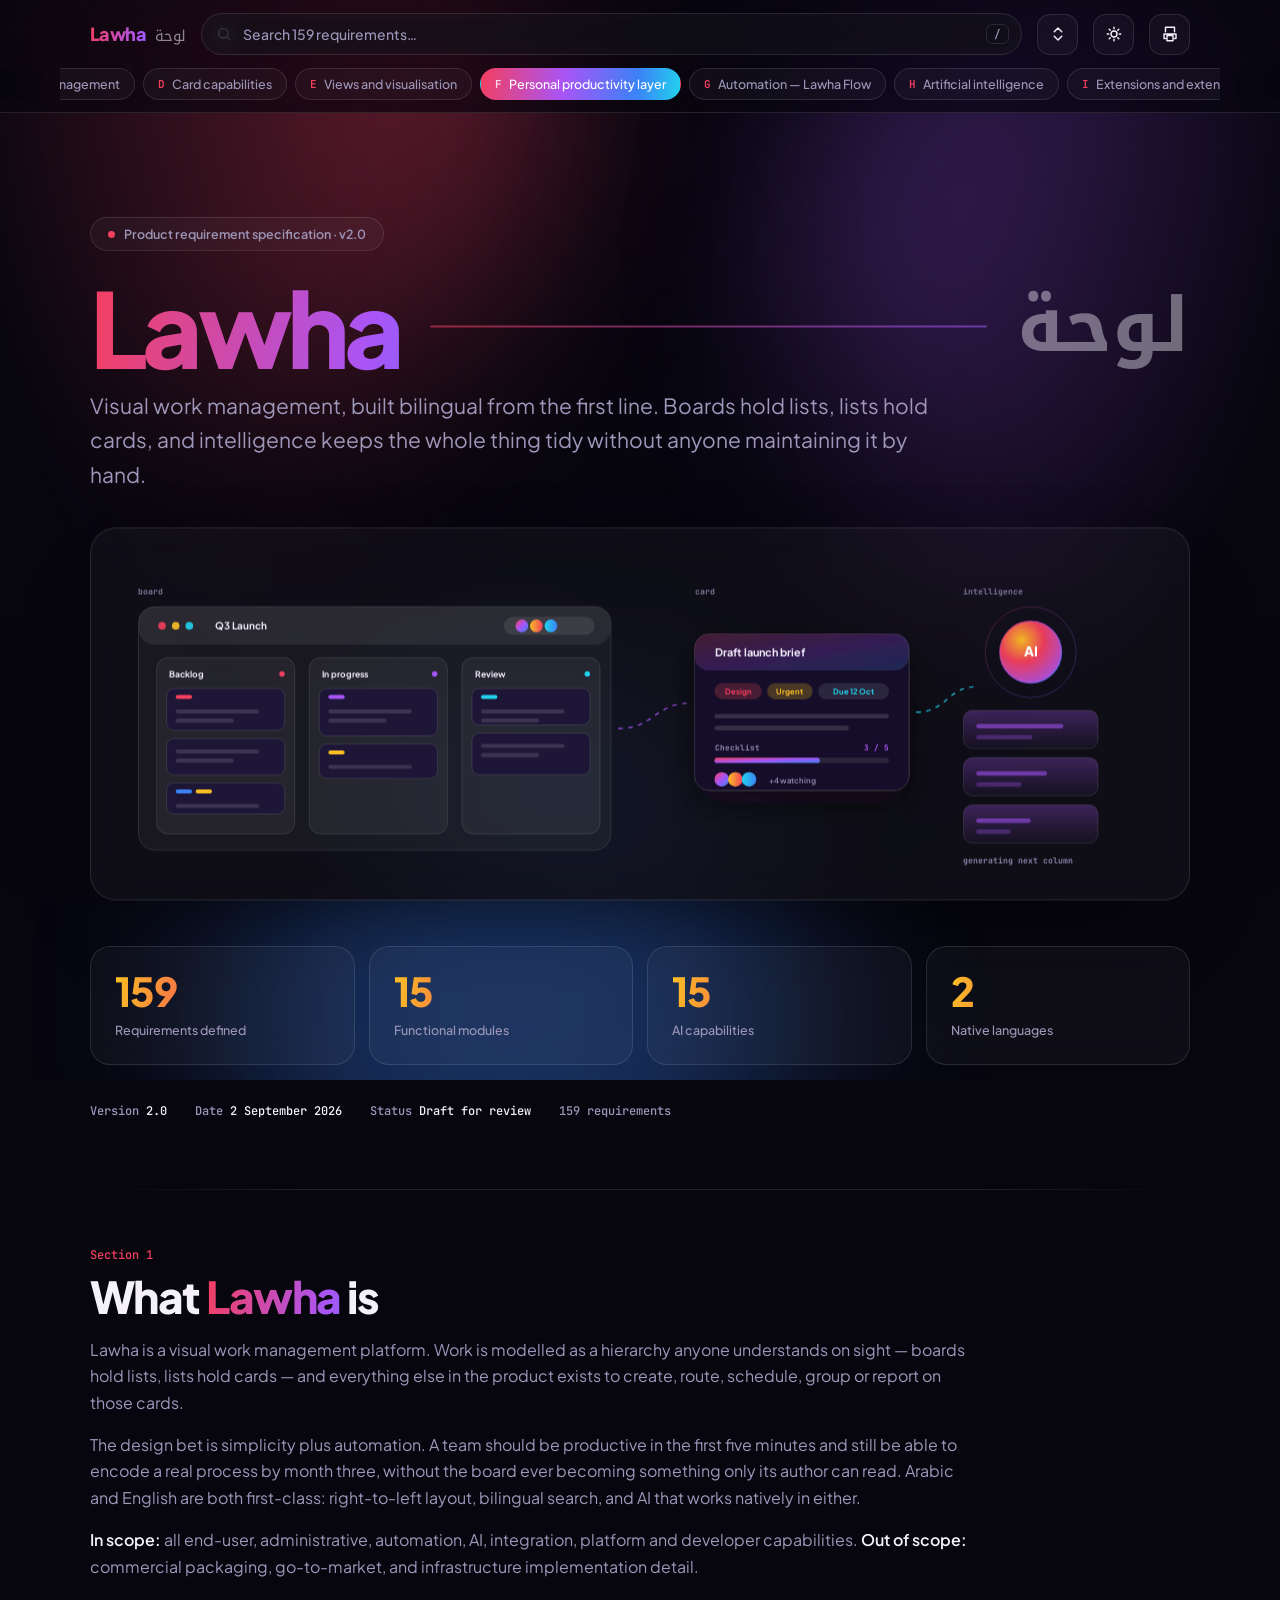
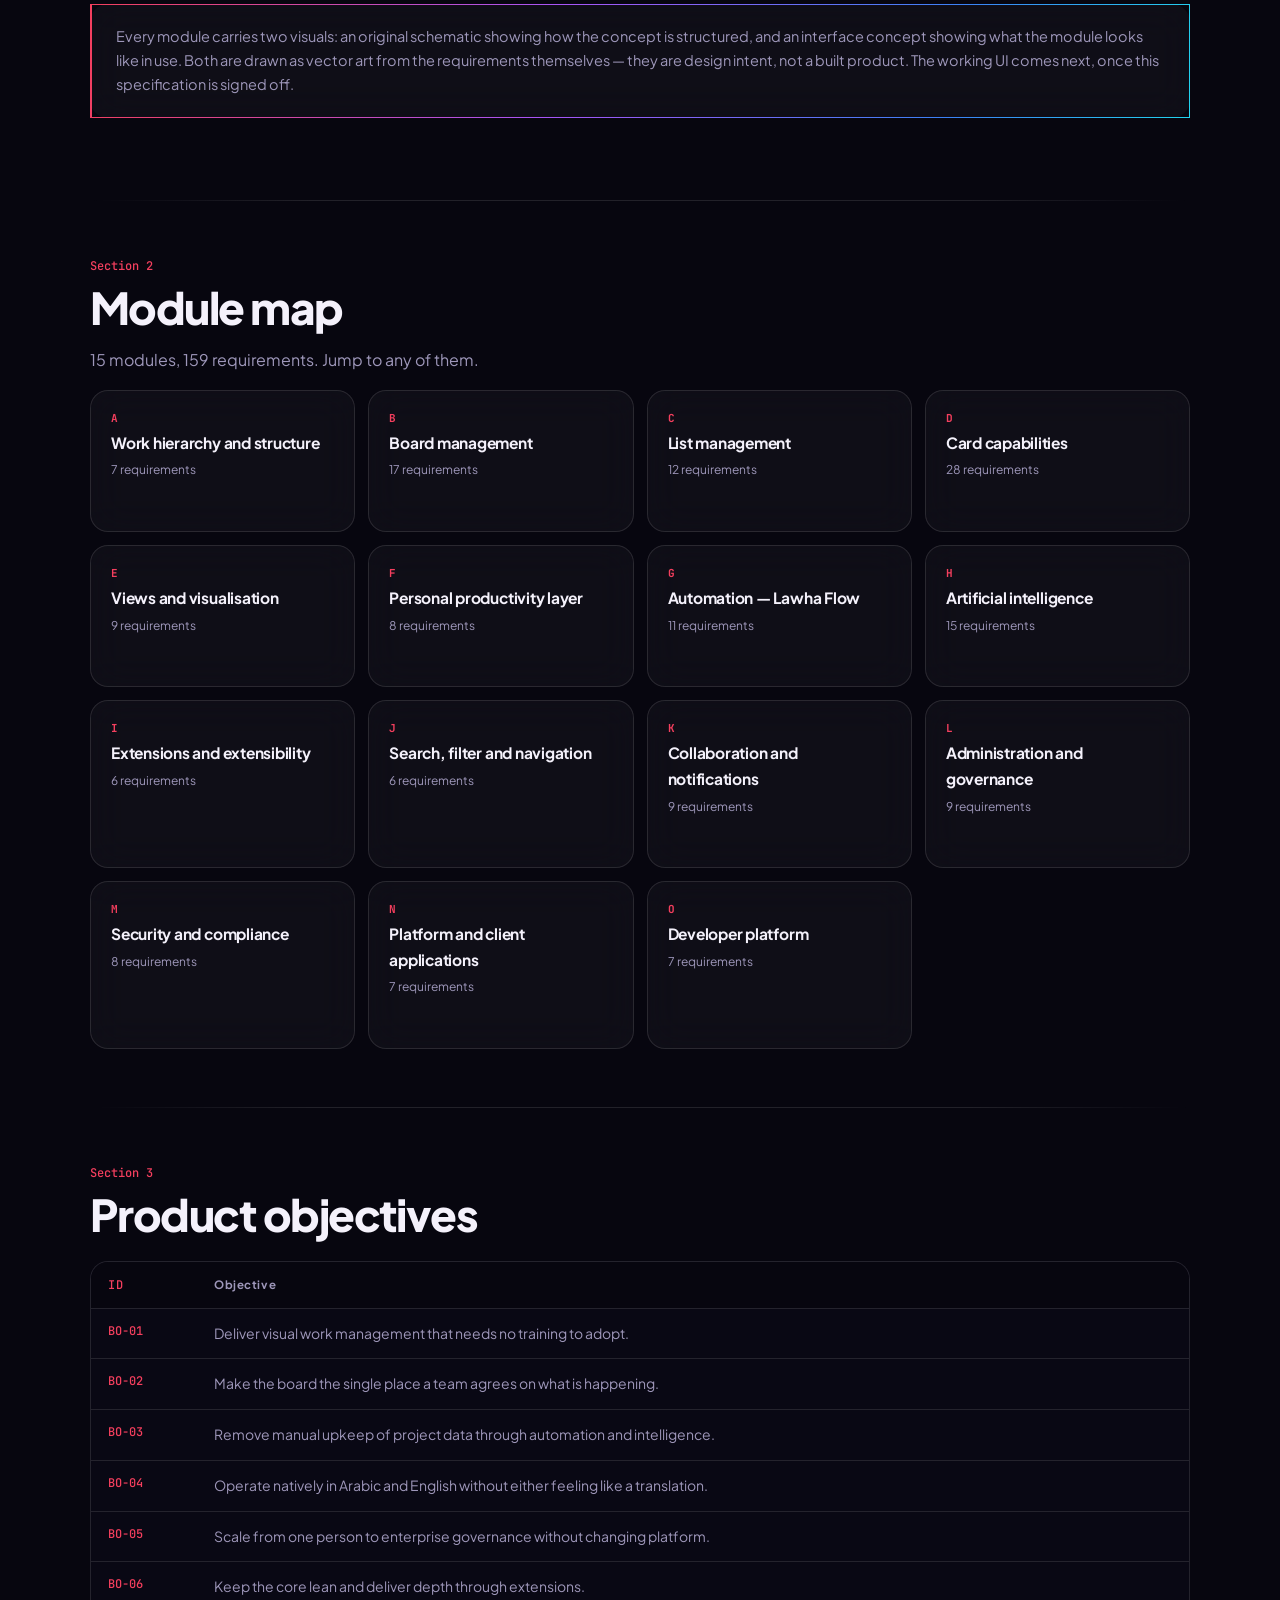
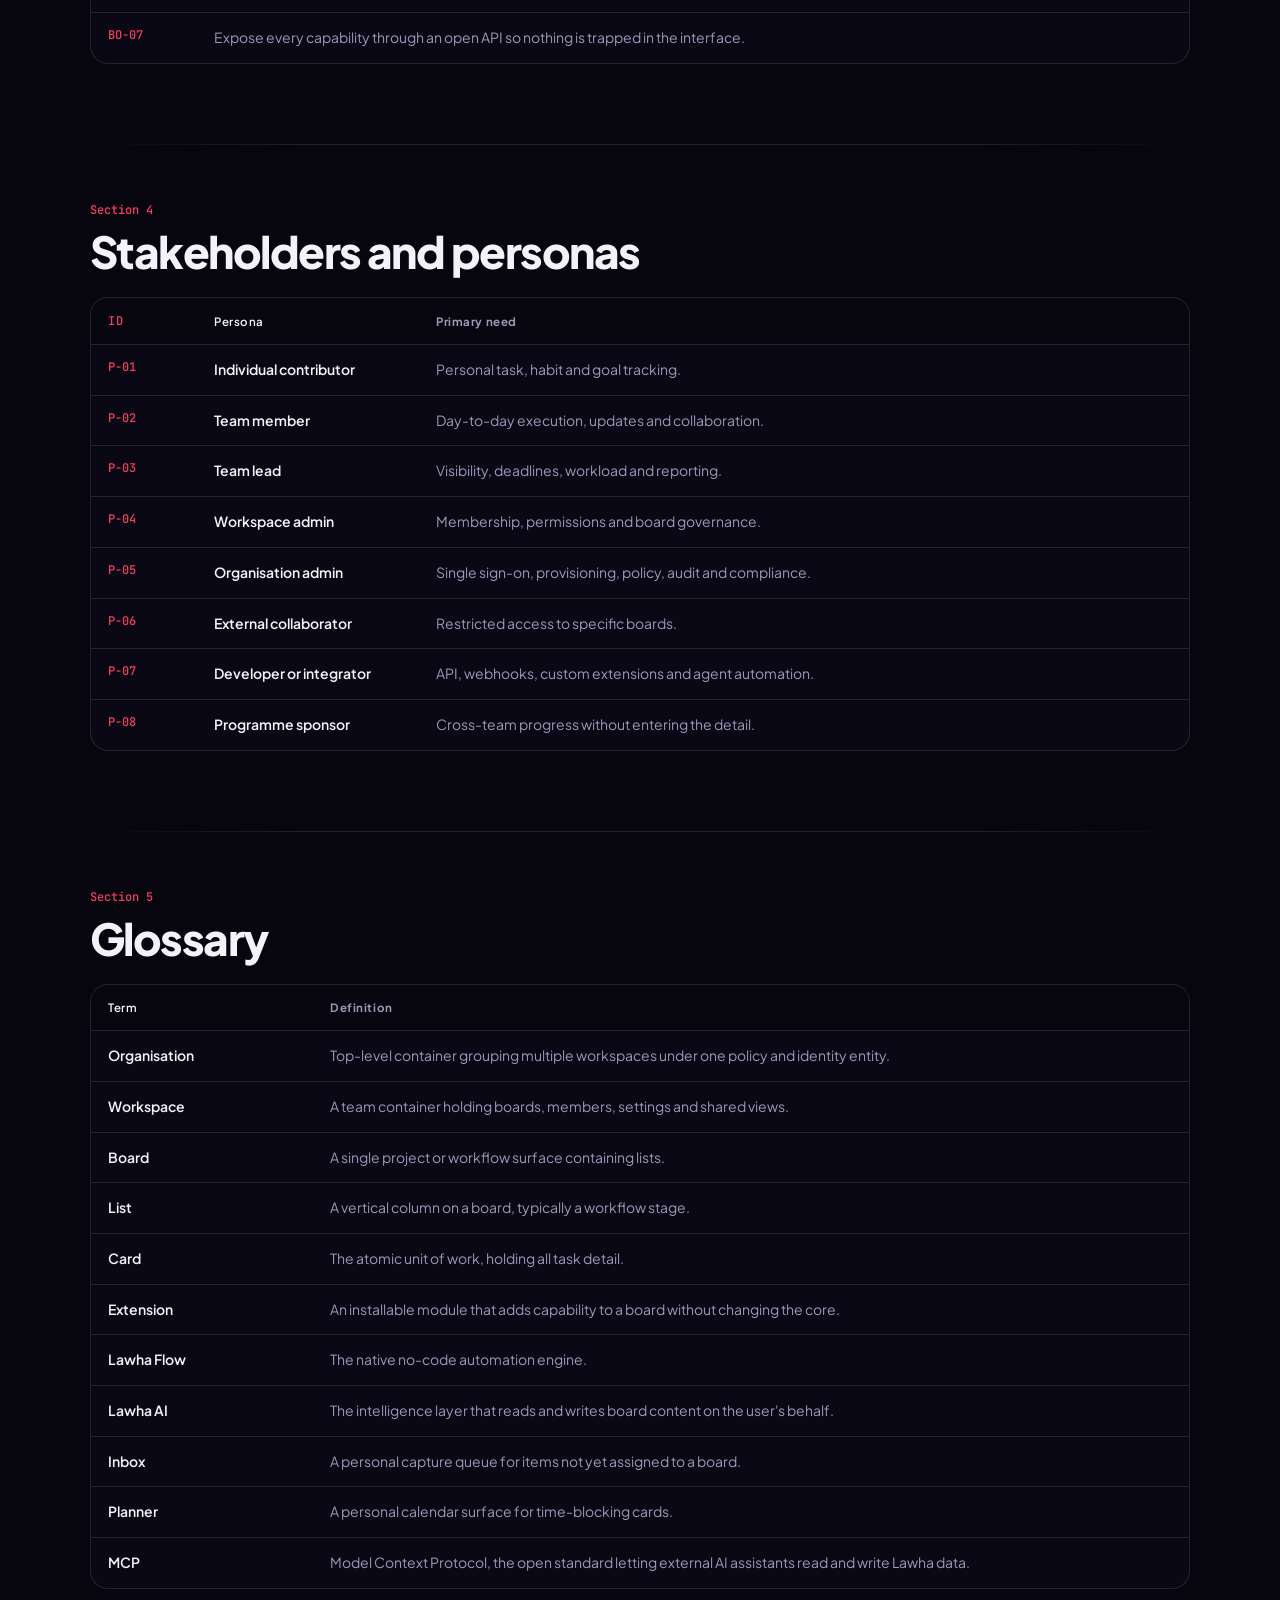
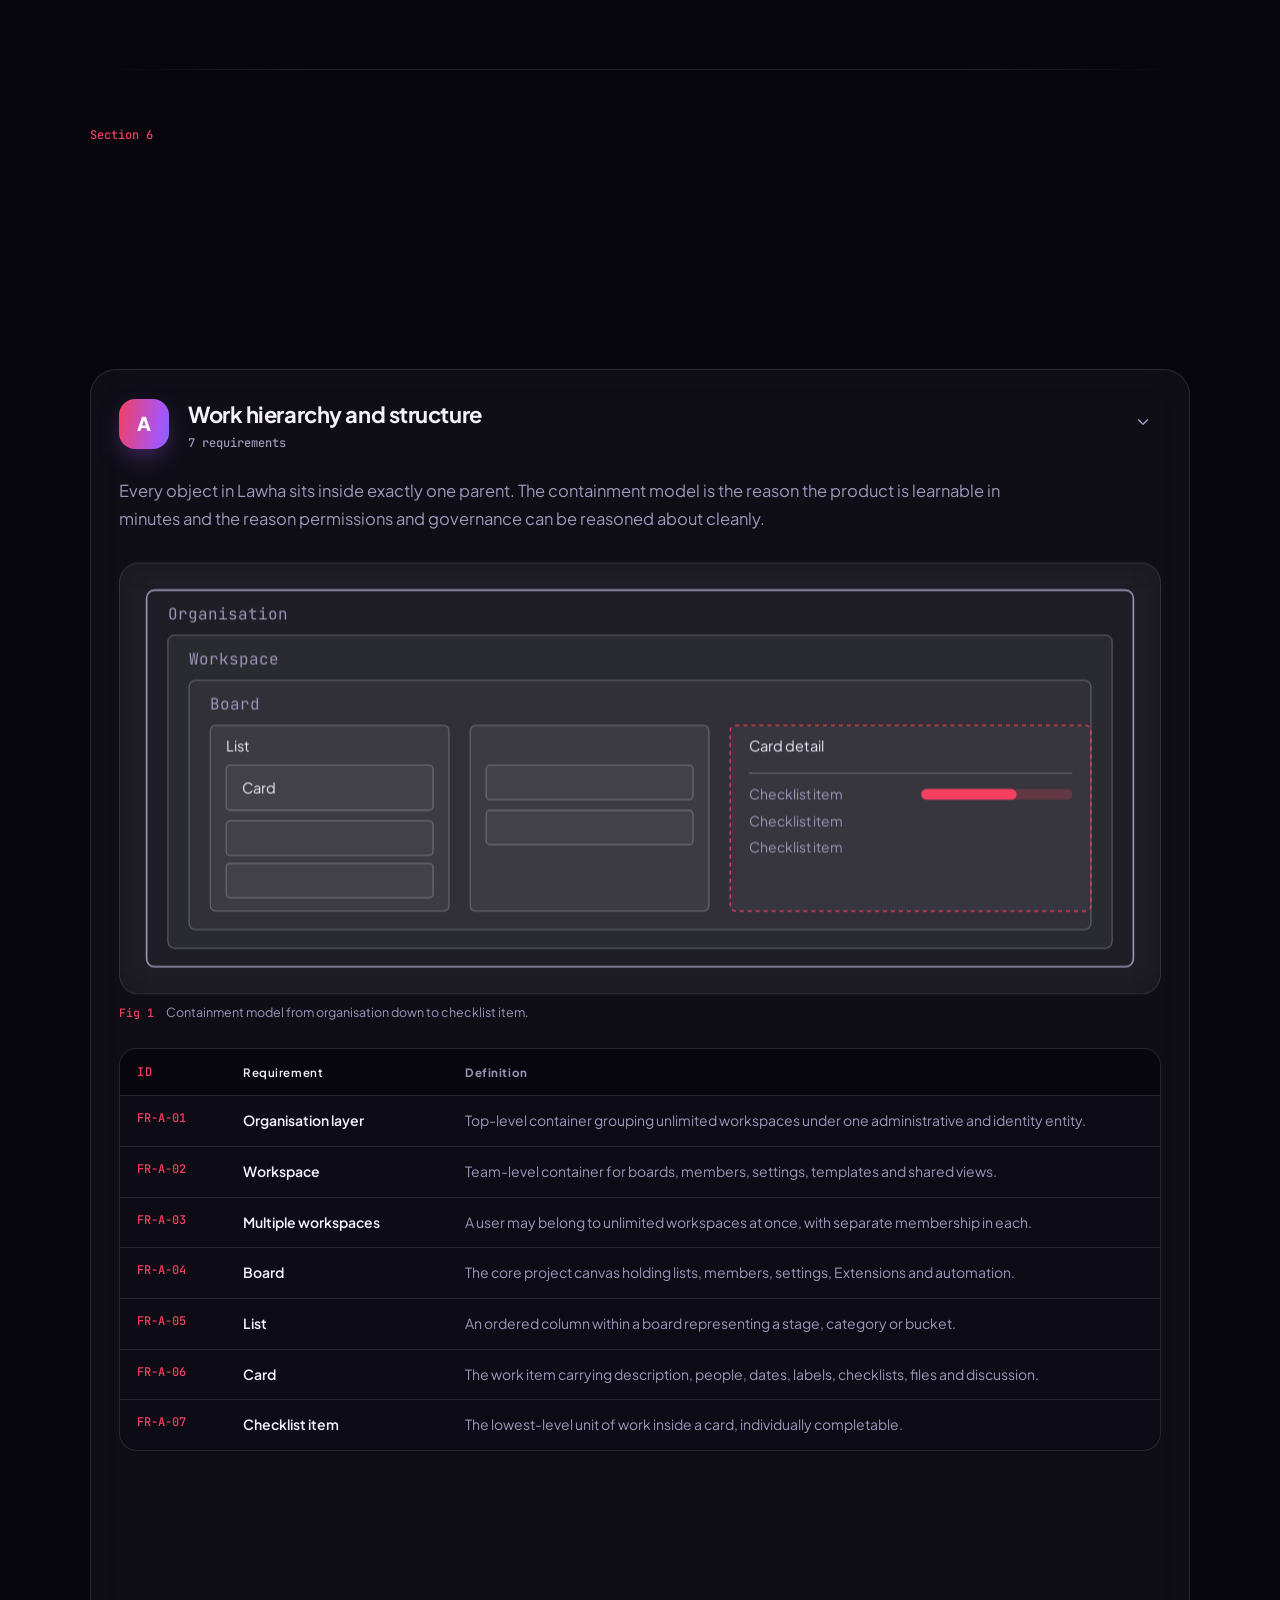
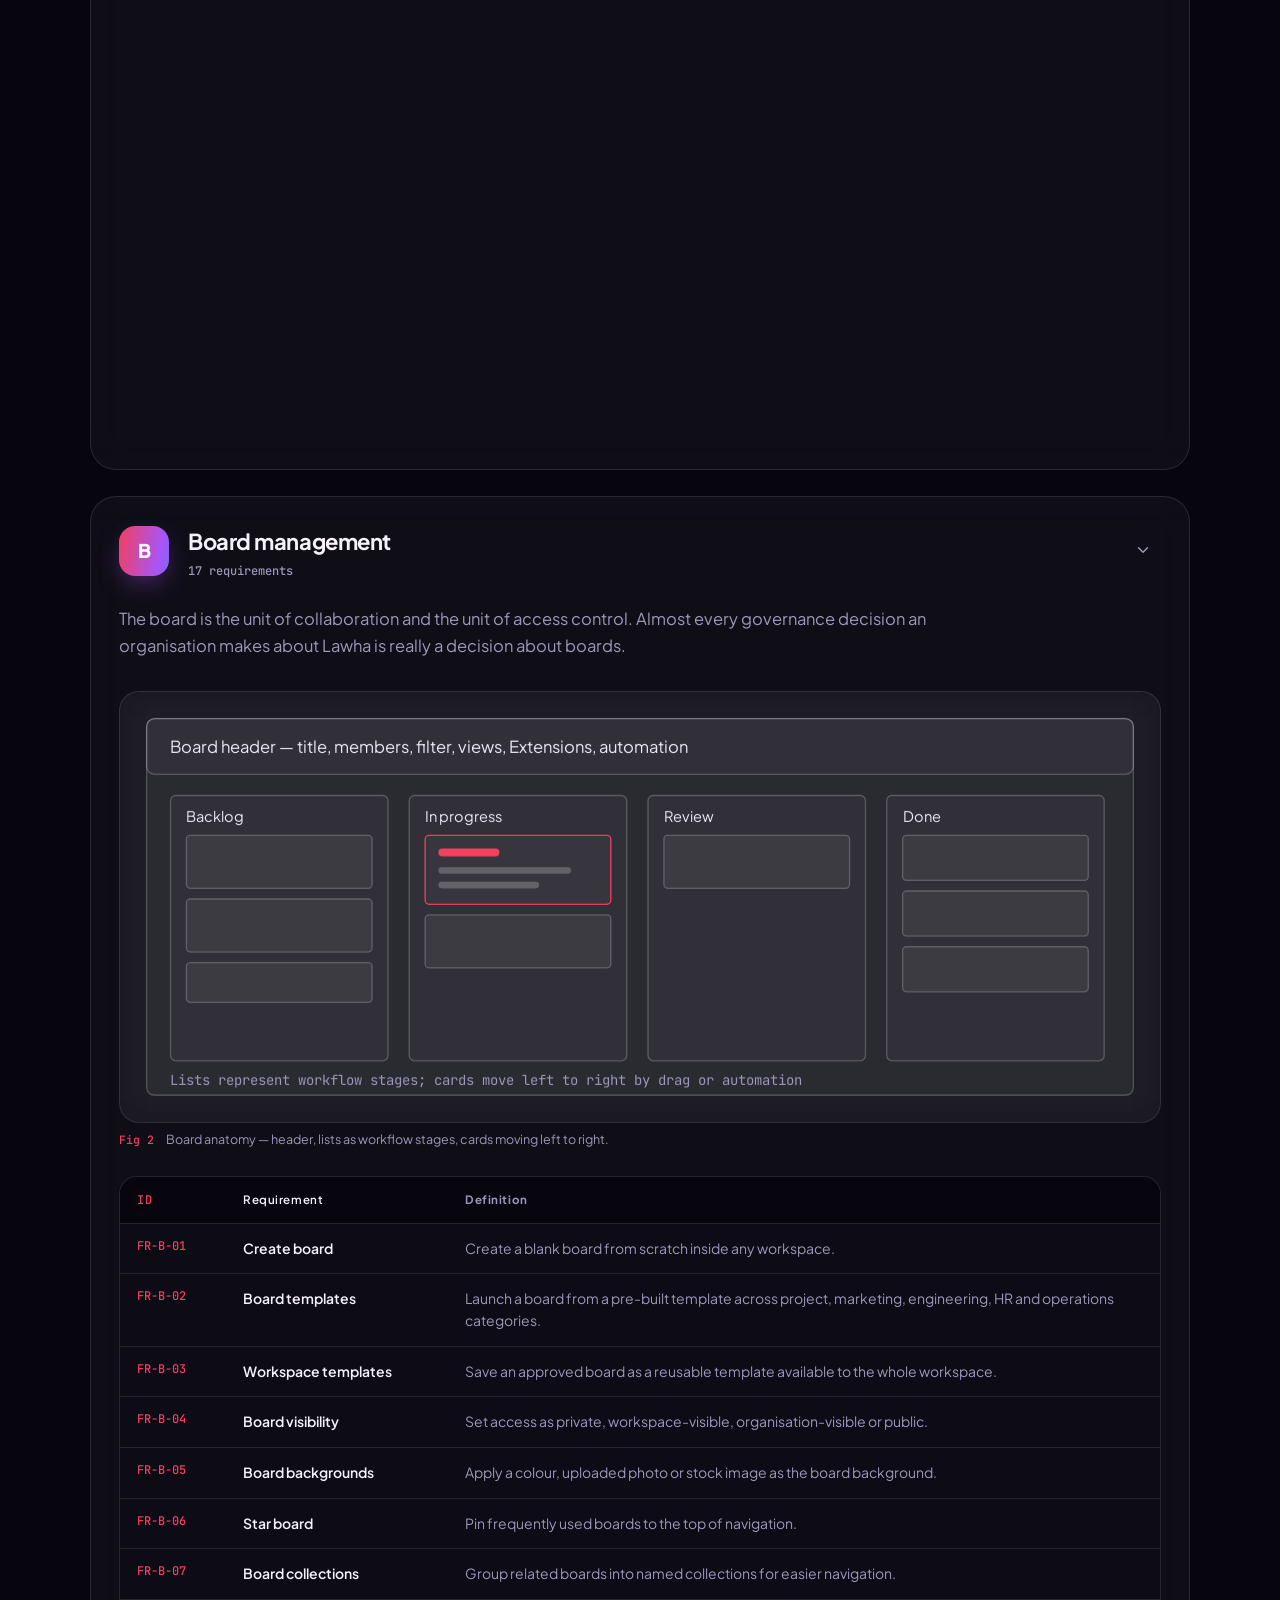
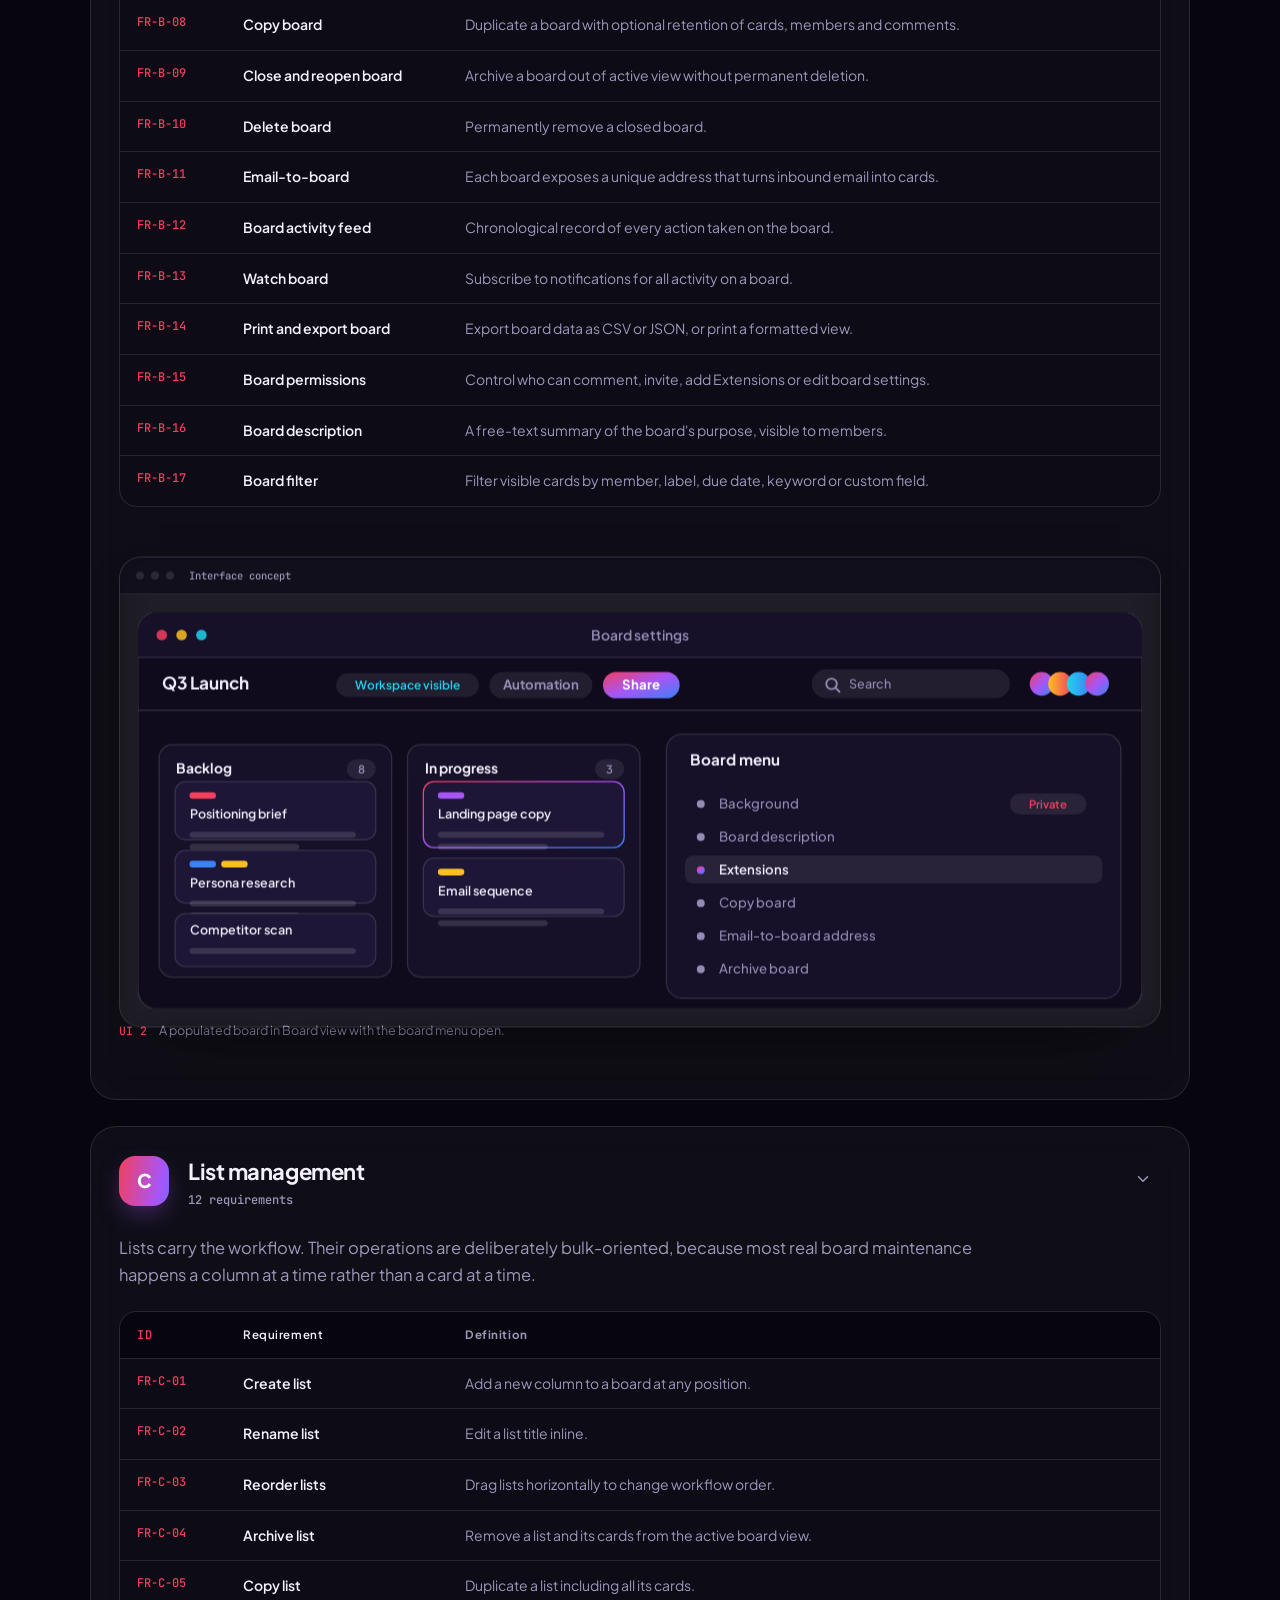
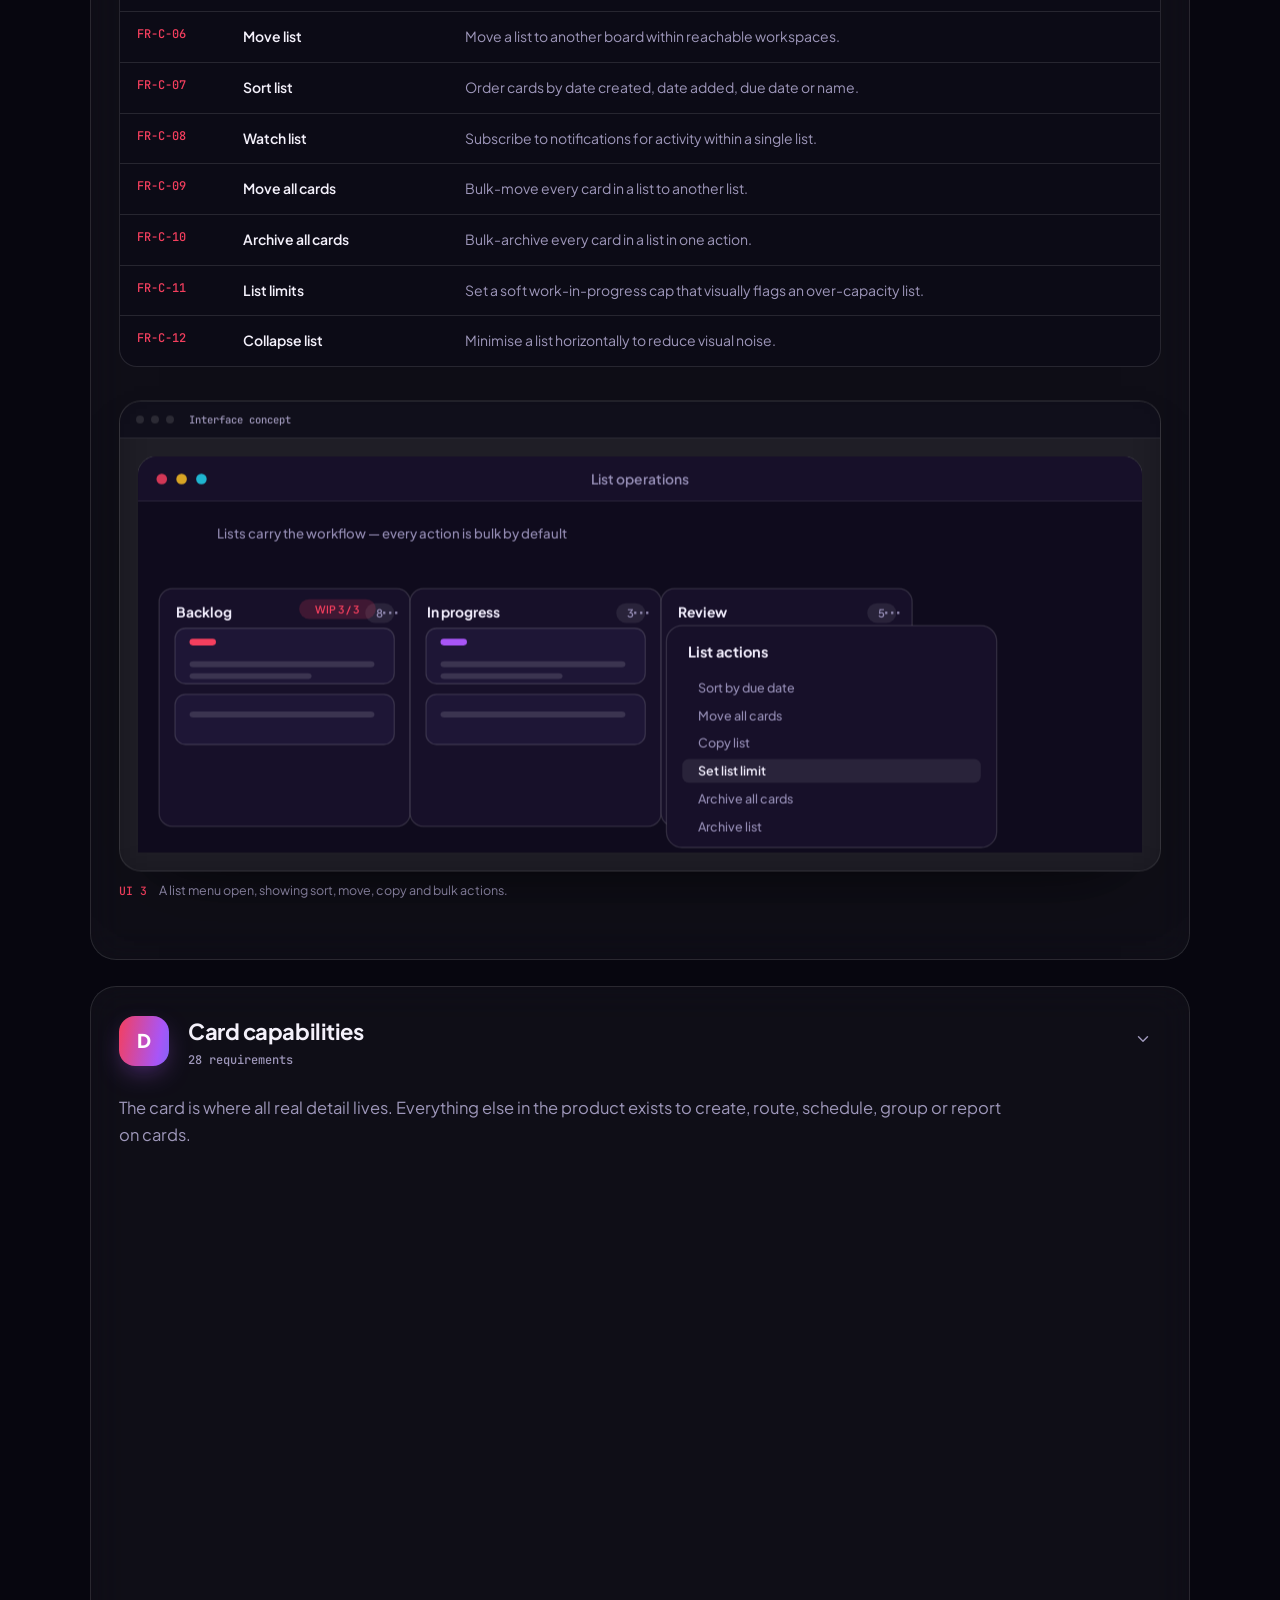
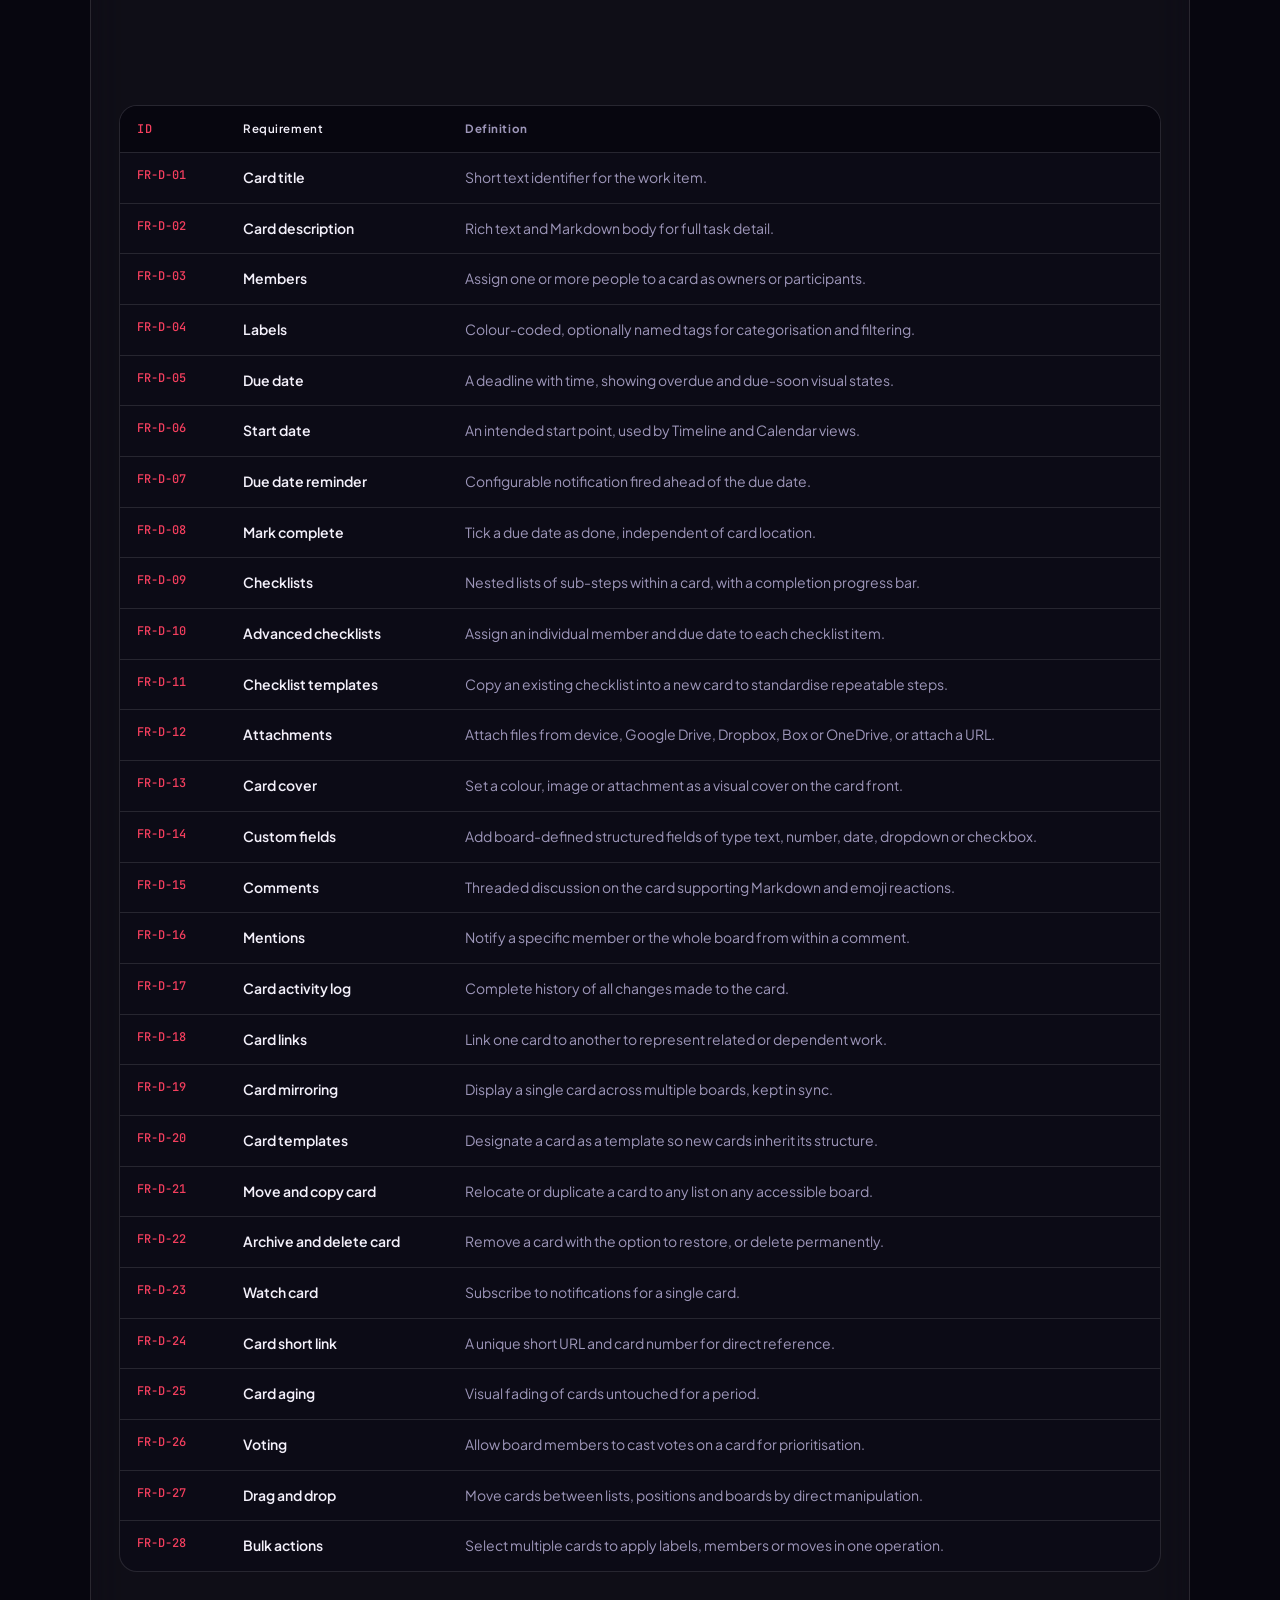
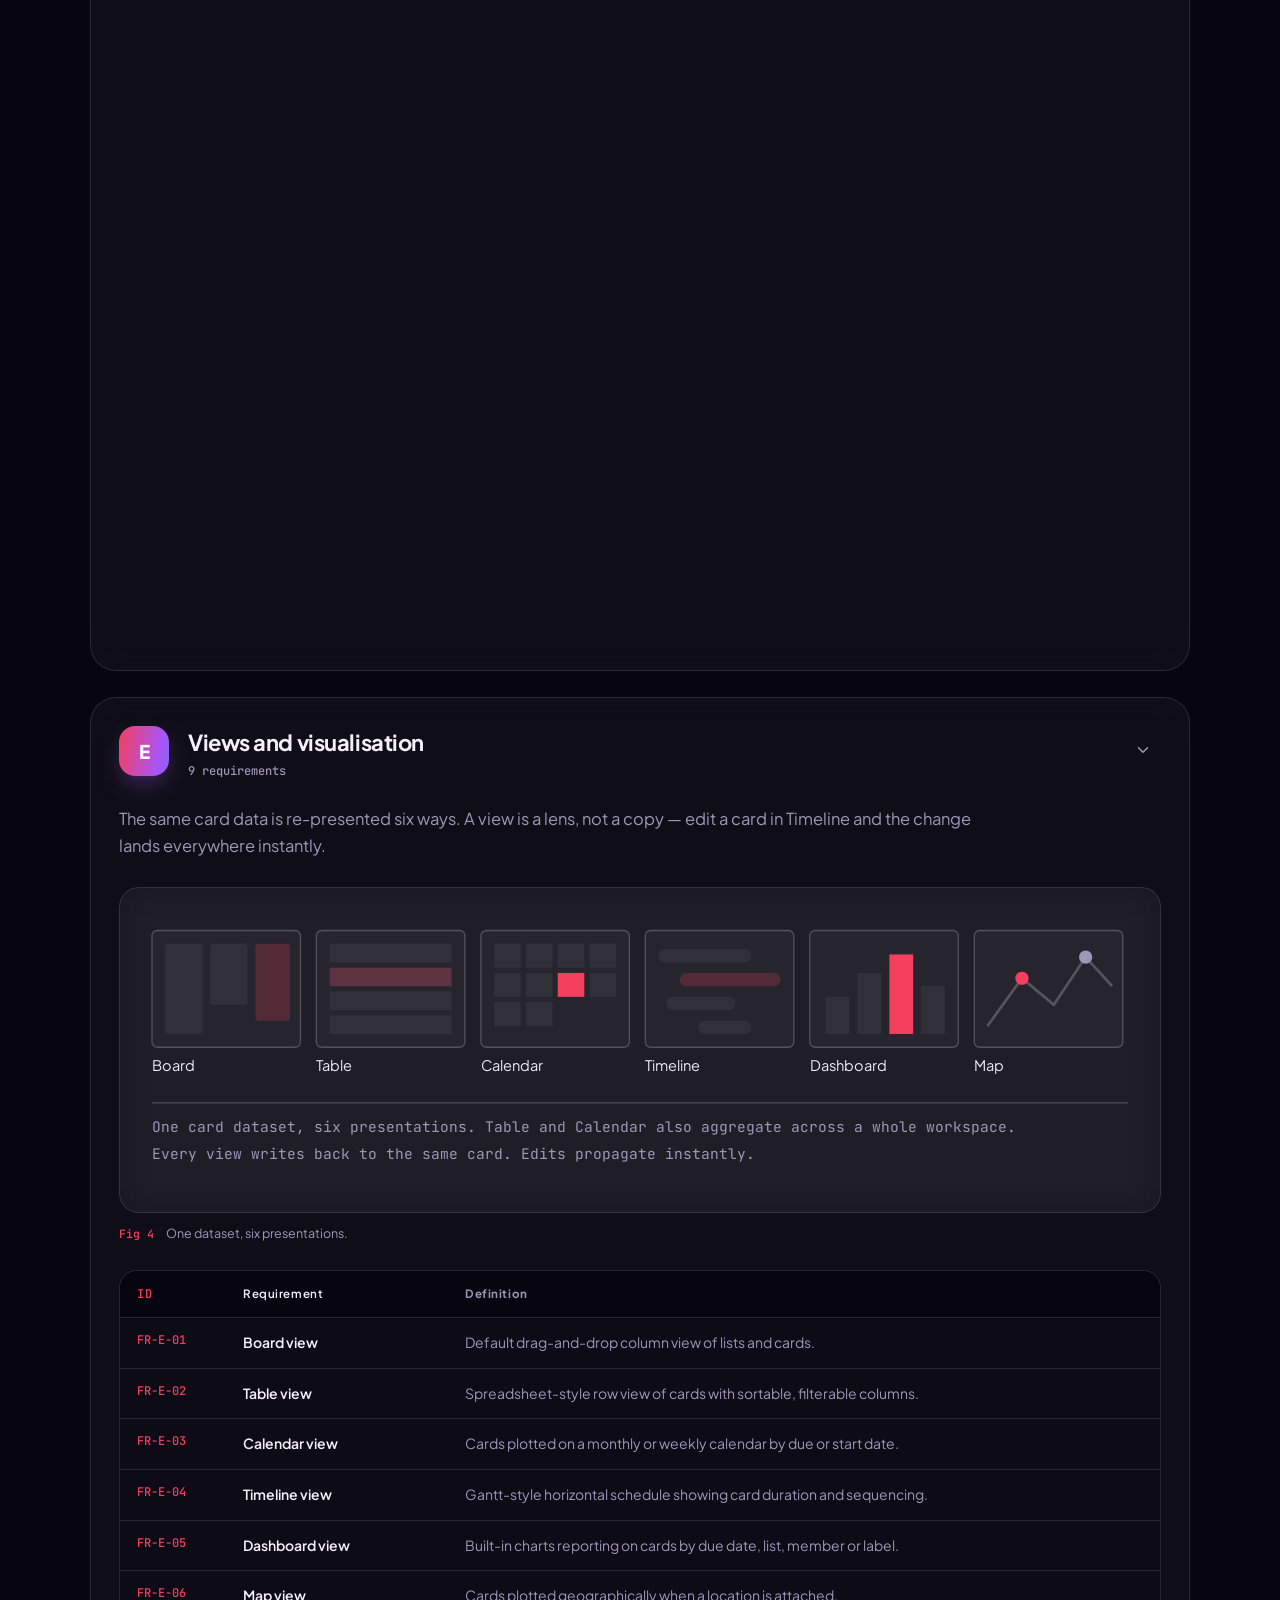
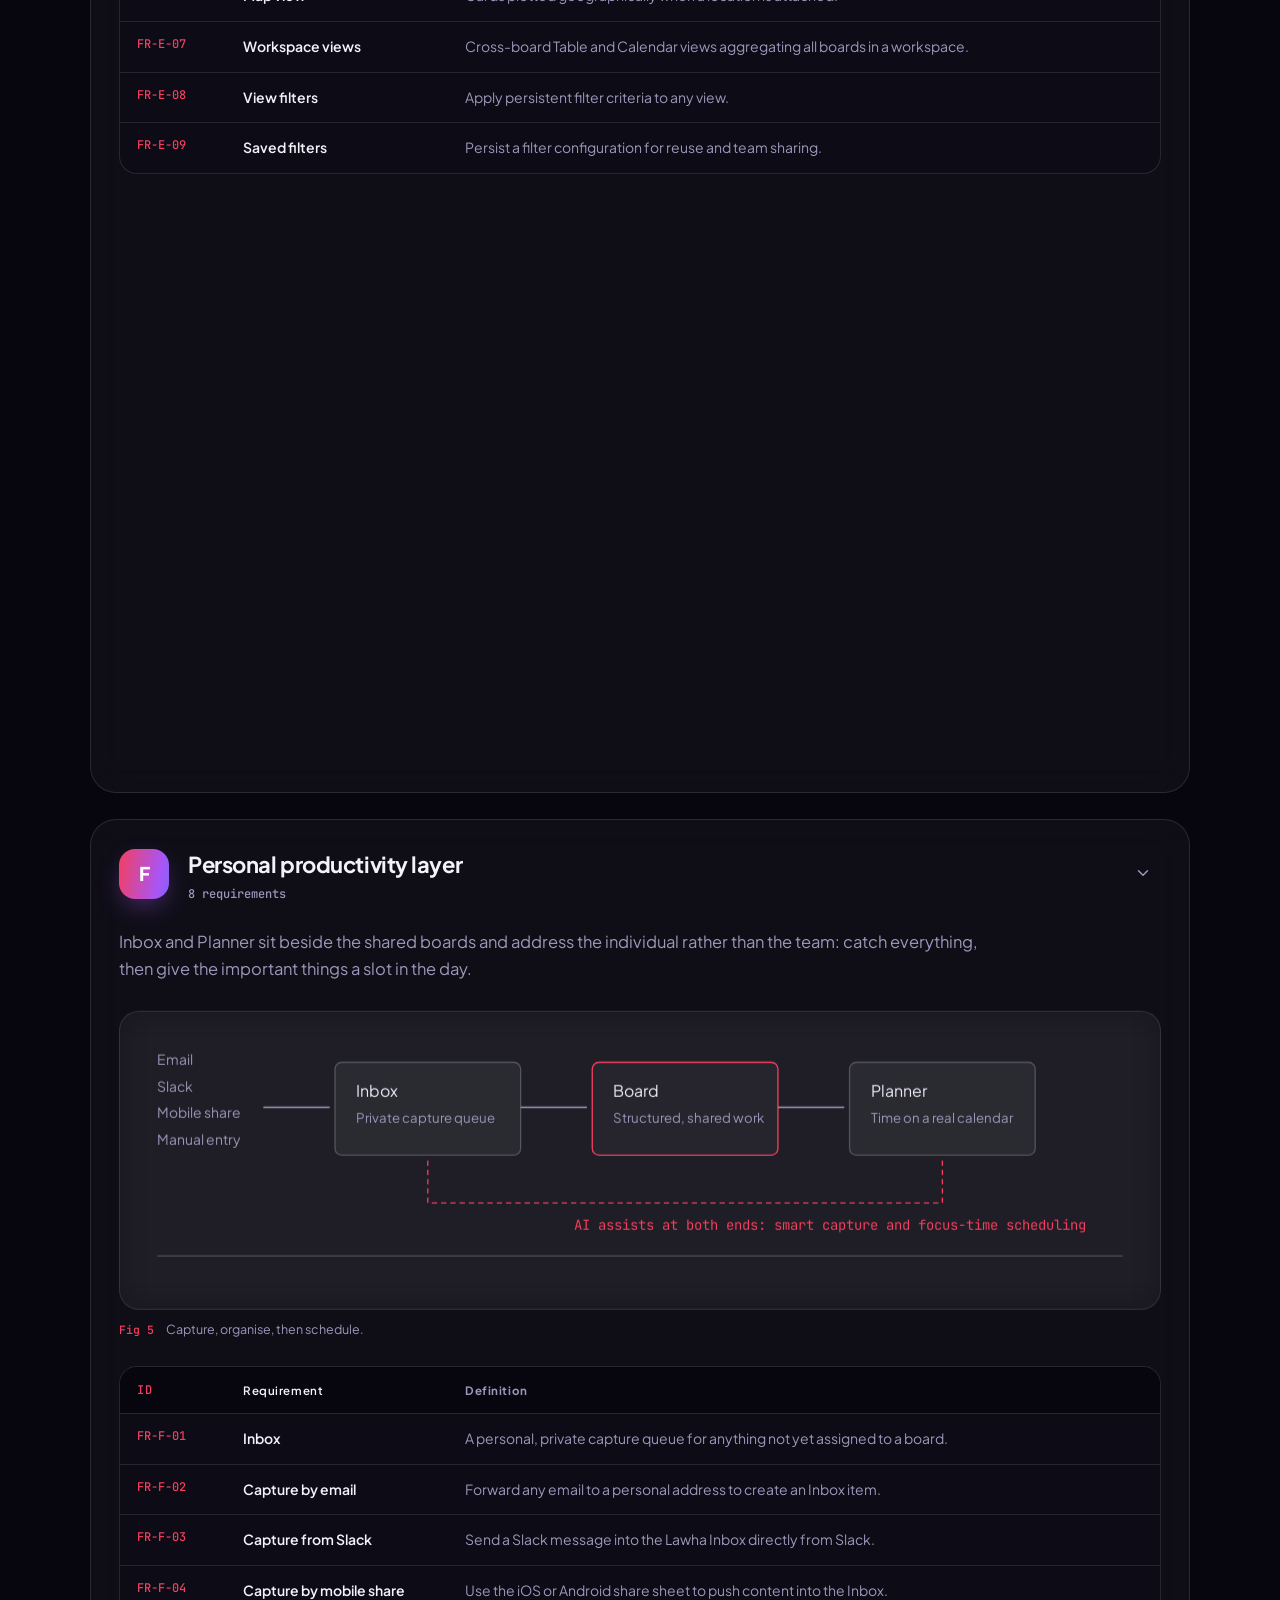
<file: lawha.html>
<!DOCTYPE html>
<html lang="en" data-theme="dark">
<head>
<meta charset="utf-8">
<meta name="viewport" content="width=device-width,initial-scale=1">
<meta name="theme-color" content="#07060F">
<title>Lawha — Product Requirements</title>
<meta name="description" content="Lawha: visual work management. Complete product requirement specification.">
<style>
@import url('https://fonts.googleapis.com/css2?family=Plus+Jakarta+Sans:wght@300;400;500;600;700;800&family=JetBrains+Mono:wght@400;500&family=Noto+Kufi+Arabic:wght@700&display=swap');
:root{
  --v1:#F43F5E; --v2:#A855F7; --v3:#3B82F6; --v4:#22D3EE; --v5:#FBBF24;
  --grad:linear-gradient(100deg,#F43F5E,#A855F7 42%,#3B82F6 78%,#22D3EE);
  --grad-warm:linear-gradient(100deg,#FBBF24,#F43F5E 55%,#A855F7);
  --bg:#07060F; --bg2:#0C0A18; --surface:rgba(255,255,255,.035);
  --ink:#F4F1FB; --muted:#9E97BA; --line:rgba(255,255,255,.11);
  --glow:rgba(168,85,247,.30); --blur:18px;
  --shadow:0 24px 70px -30px rgba(168,85,247,.75);
  --dgm-ink:#EDE9F8; --dgm-slate:#9E97BA; --dgm-hair:rgba(255,255,255,.22);
  --dgm-panel:rgba(255,255,255,.05); --dgm-surface:rgba(255,255,255,.03);
  --dgm-accent:#F43F5E; --dgm-accent-soft:rgba(244,63,94,.22);
  --ui-app:#0F0B1D; --ui-panel:#171029; --ui-card:#1E1636; --ui-line:rgba(255,255,255,.13);
  --ui-text:#EFEBFA; --ui-dim:#948CB4; --ui-ghost:rgba(255,255,255,.13);
  --ui-chip:rgba(255,255,255,.08); --ui-scrim:rgba(7,6,15,.72);
  --hb-slab:rgba(255,255,255,.04); --hb-slabtop:rgba(255,255,255,.07);
  --hb-col:rgba(255,255,255,.05); --hb-chip:rgba(255,255,255,.09);
}
[data-theme="light"]{
  --bg:#F7F4FB; --bg2:#FFFFFF; --surface:rgba(255,255,255,.72);
  --ink:#160F26; --muted:#5F5878; --line:rgba(22,15,38,.13);
  --glow:rgba(168,85,247,.16); --shadow:0 20px 60px -28px rgba(88,28,135,.45);
  --dgm-ink:#251B3A; --dgm-slate:#5F5878; --dgm-hair:rgba(22,15,38,.18);
  --dgm-panel:#F1ECF9; --dgm-surface:#FFFFFF; --dgm-accent-soft:rgba(244,63,94,.14);
  --ui-app:#F6F3FC; --ui-panel:#FFFFFF; --ui-card:#FFFFFF; --ui-line:rgba(22,15,38,.14);
  --ui-text:#1B1330; --ui-dim:#6A6288; --ui-ghost:rgba(22,15,38,.13);
  --ui-chip:rgba(22,15,38,.06); --ui-scrim:rgba(247,244,251,.72);
  --hb-slab:rgba(255,255,255,.72); --hb-slabtop:rgba(22,15,38,.04);
  --hb-col:rgba(22,15,38,.035); --hb-chip:rgba(22,15,38,.07);
}
*{box-sizing:border-box}
html{scroll-behavior:smooth;scroll-padding-top:var(--navh,108px);-webkit-text-size-adjust:100%}
body{margin:0;background:var(--bg);color:var(--ink);overflow-x:hidden;
  font:400 16px/1.65 'Plus Jakarta Sans',system-ui,sans-serif}
::selection{background:rgba(244,63,94,.35)}

/* ---------- animated field ---------- */
.field{position:fixed;inset:-20vh 0;z-index:-3;pointer-events:none;overflow:hidden}
.field b{position:absolute;display:block;border-radius:50%;filter:blur(100px);opacity:.42;
  animation:float 20s ease-in-out infinite alternate;will-change:transform}
.field b:nth-child(1){width:58vw;height:58vw;left:-16vw;top:-8vw;background:#F43F5E}
.field b:nth-child(2){width:50vw;height:50vw;right:-14vw;top:10vw;background:#A855F7;animation-delay:-6s}
.field b:nth-child(3){width:44vw;height:44vw;left:18vw;top:70vw;background:#3B82F6;animation-delay:-11s;opacity:.34}
.field b:nth-child(4){width:38vw;height:38vw;right:4vw;top:130vw;background:#22D3EE;animation-delay:-3s;opacity:.26}
.field b:nth-child(5){width:34vw;height:34vw;left:6vw;top:190vw;background:#FBBF24;animation-delay:-14s;opacity:.2}
@keyframes float{to{transform:translate3d(5vw,-4vw,0) scale(1.15)}}
.mesh{position:fixed;inset:0;z-index:-2;pointer-events:none;
  background:radial-gradient(ellipse at 50% -10%,transparent 20%,var(--bg) 78%)}
.wrap{max-width:1160px;margin:0 auto;padding:0 30px}
.gt{background:var(--grad);background-size:220% 100%;-webkit-background-clip:text;
  background-clip:text;color:transparent;animation:shift 9s ease-in-out infinite alternate}
@keyframes shift{to{background-position:100% 0}}

/* ---------- glass cards with spotlight ---------- */
.spot{position:relative;isolation:isolate}
.spot::before{content:'';position:absolute;inset:0;border-radius:inherit;z-index:-1;opacity:0;
  transition:opacity .35s ease;pointer-events:none;
  background:radial-gradient(420px circle at var(--mx,50%) var(--my,50%),var(--glow),transparent 70%)}
.spot:hover::before,.spot:focus-within::before{opacity:1}
.glass{background:var(--surface);border:1px solid var(--line);
  backdrop-filter:blur(var(--blur));-webkit-backdrop-filter:blur(var(--blur))}

/* ---------- progress + nav ---------- */
#bar{position:fixed;inset:0 auto auto 0;height:3px;width:0;background:var(--grad);z-index:70;
  box-shadow:0 0 18px rgba(244,63,94,.9);transition:width .1s linear}
nav.top{position:sticky;top:0;z-index:60;background:color-mix(in srgb,var(--bg) 72%,transparent);
  backdrop-filter:blur(var(--blur)) saturate(150%);-webkit-backdrop-filter:blur(var(--blur)) saturate(150%);
  border-bottom:1px solid var(--line)}
.navin{max-width:1160px;margin:0 auto;padding:13px 30px;display:flex;gap:15px;align-items:center}
.mark{display:flex;align-items:baseline;gap:9px;white-space:nowrap}
.mark .en{font-weight:800;font-size:18px;letter-spacing:-.03em}
.mark .ar{font-family:'Noto Kufi Arabic',serif;font-size:15px;opacity:.55}
.search{flex:1;position:relative;min-width:110px}
.search input{width:100%;padding:11px 15px 11px 41px;border-radius:999px;color:var(--ink);
  border:1px solid var(--line);background:var(--surface);backdrop-filter:blur(10px);
  font:500 14px 'Plus Jakarta Sans',sans-serif;transition:box-shadow .25s,border-color .25s}
.search input::placeholder{color:var(--muted)}
.search input:focus{outline:none;border-color:transparent;
  box-shadow:0 0 0 1.5px var(--v1),0 0 26px rgba(244,63,94,.35)}
.search .ico{position:absolute;left:15px;top:50%;transform:translateY(-50%);width:16px;opacity:.5}
.search kbd{position:absolute;right:13px;top:50%;transform:translateY(-50%);padding:2px 7px;
  border:1px solid var(--line);border-radius:6px;color:var(--muted);
  font:500 11px 'JetBrains Mono',monospace}
.ib{width:41px;height:41px;flex-shrink:0;display:grid;place-items:center;cursor:pointer;
  border-radius:13px;border:1px solid var(--line);background:var(--surface);color:var(--ink);
  transition:transform .22s cubic-bezier(.2,.9,.3,1.3),box-shadow .22s,border-color .22s}
.ib:hover{transform:translateY(-3px);border-color:var(--v2);box-shadow:var(--shadow)}
.ib:focus-visible{outline:2px solid var(--v1);outline-offset:2px}
.ico{width:18px;height:18px;fill:none;stroke:currentColor;stroke-width:1.9;stroke-linecap:round;stroke-linejoin:round}
.ico.big{width:32px;height:32px}
.mark{cursor:pointer;background:none;border:0;padding:0;color:inherit;font:inherit}
.mark:focus-visible{outline:2px solid var(--v1);outline-offset:4px;border-radius:8px}
.chiprail{position:relative}
.chiprail::before,.chiprail::after{content:'';position:absolute;top:0;bottom:12px;width:44px;
  pointer-events:none;z-index:2;opacity:0;transition:opacity .3s}
.chiprail::before{left:0;background:linear-gradient(90deg,var(--bg),transparent)}
.chiprail::after{right:0;background:linear-gradient(270deg,var(--bg),transparent)}
.chiprail.more-l::before,.chiprail.more-r::after{opacity:.9}
.chips{display:flex;gap:8px;overflow-x:auto;max-width:1160px;margin:0 auto;
  padding:0 30px 12px;scrollbar-width:none;scroll-behavior:smooth}
.chips::-webkit-scrollbar{display:none}
.chip{flex-shrink:0;display:flex;gap:7px;align-items:center;padding:7px 14px;border-radius:999px;
  border:1px solid var(--line);background:var(--surface);color:var(--muted);text-decoration:none;
  font:500 12.5px 'Plus Jakarta Sans',sans-serif;white-space:nowrap;
  transition:transform .22s,color .22s,border-color .22s}
.chip b{font:600 11px 'JetBrains Mono',monospace;color:var(--v1)}
.chip:hover{transform:translateY(-2px);color:var(--ink);border-color:var(--v1)}
.chip:focus-visible{outline:2px solid var(--v1);outline-offset:3px;color:var(--ink)}
.tile:focus-visible,.toc a:focus-visible{outline:2px solid var(--v1);outline-offset:3px}
.chip.active{background:var(--grad);border-color:transparent;color:#fff}
.chip.active b{color:rgba(255,255,255,.82)}

/* ---------- hero ---------- */
header.hero{padding:92px 0 70px;position:relative}
.pill{display:inline-flex;gap:9px;align-items:center;padding:8px 17px;border-radius:999px;
  font:600 12.5px 'Plus Jakarta Sans',sans-serif;color:var(--muted);margin-bottom:30px}
.dot{width:7px;height:7px;border-radius:50%;background:var(--v1);animation:pulse 2.4s ease-in-out infinite}
@keyframes pulse{0%,100%{box-shadow:0 0 0 0 rgba(244,63,94,.6)}50%{box-shadow:0 0 0 8px rgba(244,63,94,0)}}
h1{font-size:clamp(46px,8.6vw,104px);line-height:.94;letter-spacing:-.05em;font-weight:800;margin:0 0 22px}
.lockup{display:flex;align-items:center;gap:clamp(14px,2.4vw,30px)}
.lockup .en{flex-shrink:0}
.lockup .rule{flex:1;height:2px;min-width:20px;border-radius:1px;background:var(--grad);
  background-size:220% 100%;opacity:.55;animation:shift 9s ease-in-out infinite alternate}
.lockup .ar{flex-shrink:0;font-family:'Noto Kufi Arabic',serif;font-weight:700;
  font-size:.72em;line-height:1;letter-spacing:0;color:var(--ink);opacity:.42}
.hero .stand{font-size:clamp(16px,2.3vw,21px);color:var(--muted);max-width:58ch;margin:0 0 40px}
.hero-banner{margin:0 0 40px;padding:clamp(10px,2vw,22px);border-radius:26px;
  background:var(--surface);border:1px solid var(--line);
  backdrop-filter:blur(var(--blur));-webkit-backdrop-filter:blur(var(--blur));
  box-shadow:0 40px 90px -50px rgba(0,0,0,.85);will-change:transform;overflow:hidden}
.hero-banner svg.hb{display:block;width:100%;height:auto}
@keyframes hbFloat{50%{transform:translateY(-9px)}}
@keyframes hbDash{to{stroke-dashoffset:-44}}
@keyframes hbRing{0%,100%{opacity:.7;transform:scale(1)}50%{opacity:.25;transform:scale(1.09)}}
@keyframes hbRing2{0%,100%{opacity:.28;transform:scale(1)}50%{opacity:.05;transform:scale(1.14)}}
@keyframes hbGen{0%,100%{opacity:.35}50%{opacity:1}}
@keyframes hbGrow{0%,100%{transform:scaleX(1)}50%{transform:scaleX(1.14)}}
.hb g,.hb rect,.hb circle{transform-box:fill-box;transform-origin:center}
.hb .hb-f1{animation:hbFloat 7s ease-in-out infinite}
.hb .hb-f2{animation:hbFloat 5.6s ease-in-out infinite -1.4s}
.hb .hb-f3{animation:hbFloat 8.2s ease-in-out infinite -3s}
.hb .hb-dash{animation:hbDash 2.4s linear infinite}
.hb .hb-ring{animation:hbRing 4s ease-in-out infinite}
.hb .hb-ring2{animation:hbRing2 4s ease-in-out infinite -.6s}
.hb .hb-grow{transform-origin:left center;animation:hbGrow 6s ease-in-out infinite}
.hb .hb-gen1{animation:hbGen 3.2s ease-in-out infinite}
.hb .hb-gen2{animation:hbGen 3.2s ease-in-out infinite -1.05s}
.hb .hb-gen3{animation:hbGen 3.2s ease-in-out infinite -2.1s}
.bento{display:grid;grid-template-columns:repeat(auto-fit,minmax(158px,1fr));gap:14px;margin-bottom:38px}
.kpi{padding:24px;border-radius:20px;transition:transform .3s cubic-bezier(.2,.9,.3,1.3),box-shadow .3s}
.kpi:hover{transform:translateY(-6px);box-shadow:var(--shadow)}
.kpi .n{font-size:40px;font-weight:800;line-height:1;letter-spacing:-.04em;
  background:var(--grad-warm);-webkit-background-clip:text;background-clip:text;color:transparent}
.kpi .l{font-size:12.5px;color:var(--muted);font-weight:500;margin-top:9px}
.meta{display:flex;gap:28px;flex-wrap:wrap;font:500 12px 'JetBrains Mono',monospace;color:var(--muted)}
.meta i{font-style:normal;color:var(--ink)}

/* ---------- module map (bento) ---------- */
.map{display:grid;grid-template-columns:repeat(auto-fill,minmax(228px,1fr));gap:13px}
.tile{display:flex;flex-direction:column;gap:5px;padding:20px;border-radius:18px;text-decoration:none;
  color:var(--ink);background:var(--surface);border:1px solid var(--line);
  backdrop-filter:blur(var(--blur));-webkit-backdrop-filter:blur(var(--blur));
  transition:transform .3s cubic-bezier(.2,.9,.3,1.3),border-color .3s,box-shadow .3s;transition-delay:0s}
.tile:hover{transform:translateY(-6px) scale(1.02);border-color:transparent;box-shadow:var(--shadow)}
.tnum{font:700 11px 'JetBrains Mono',monospace;color:var(--v1)}
.tname{font-weight:700;font-size:15.5px;letter-spacing:-.015em}
.tcount{font-size:12px;color:var(--muted)}
.tarrow{margin-top:8px;opacity:0;transform:translateX(-6px);transition:.3s;color:var(--v2)}
.tile:hover .tarrow{opacity:1;transform:none}

/* ---------- sections ---------- */
section.blk{padding:58px 0;position:relative;scroll-margin-top:var(--navh,108px)}
section.blk::before{content:'';position:absolute;top:0;left:0;right:0;height:1px;
  background:linear-gradient(90deg,transparent,var(--line) 20%,var(--line) 80%,transparent)}
.eyebrow{font:500 12px 'JetBrains Mono',monospace;color:var(--v1);margin-bottom:10px}
h2{font-size:clamp(29px,4.2vw,44px);line-height:1.08;letter-spacing:-.035em;font-weight:800;margin:0 0 16px}
h3{font-size:22px;letter-spacing:-.02em;font-weight:700;margin:0}
p{margin:0 0 16px;max-width:74ch;color:var(--muted)}
p strong{color:var(--ink);font-weight:600}
.note{padding:20px 24px;border-radius:18px;margin:24px 0;max-width:none;font-size:14.5px;color:var(--muted);
  background:var(--surface);border:1px solid var(--line);border-left:2px solid transparent;
  border-image:var(--grad) 1;backdrop-filter:blur(var(--blur))}

/* ---------- modules ---------- */
.module{margin:26px 0;border-radius:26px;overflow:hidden;scroll-margin-top:var(--navh,108px);
  background:var(--surface);border:1px solid var(--line);
  backdrop-filter:blur(var(--blur));-webkit-backdrop-filter:blur(var(--blur));
  transition:box-shadow .4s,border-color .4s}
.module:hover{box-shadow:var(--shadow)}
.module.dim{opacity:.22;filter:saturate(.3)}
.mhead{display:flex;gap:19px;align-items:center;padding:26px 28px;cursor:pointer}
.mbadge{width:50px;height:50px;flex-shrink:0;border-radius:16px;background:var(--grad);
  background-size:200% 100%;color:#fff;display:grid;place-items:center;font-weight:800;font-size:19px;
  box-shadow:0 10px 30px -12px rgba(168,85,247,.9);animation:shift 9s ease-in-out infinite alternate}
.mtitle{flex:1;min-width:0}
.mmeta{font:500 12px 'JetBrains Mono',monospace;color:var(--muted);margin-top:3px}
.fold{background:none;border:0;color:var(--muted);cursor:pointer;padding:9px;border-radius:11px;
  transition:transform .3s,background .25s,color .25s}
.fold:hover{background:rgba(244,63,94,.14);color:var(--v1)}
.fold[aria-expanded="false"]{transform:rotate(-90deg)}
.mbody{padding:0 28px 28px}
.module.closed .mbody{display:none}
.lede{font-size:16.5px}

/* ---------- tables ---------- */
.tw{overflow-x:auto;border-radius:18px;border:1px solid var(--line);margin:22px 0;
  background:color-mix(in srgb,var(--bg2) 60%,transparent)}
table{width:100%;border-collapse:collapse;font-size:14px;min-width:620px}
th{text-align:left;padding:15px 17px;border-bottom:1px solid var(--line);
  font:700 11.5px 'Plus Jakarta Sans',sans-serif;letter-spacing:.05em;color:var(--muted);
  background:color-mix(in srgb,var(--bg) 88%,transparent);position:sticky;top:0;z-index:1}
td{padding:14px 17px;border-bottom:1px solid var(--line);vertical-align:top;line-height:1.55}
tbody tr:last-child td{border-bottom:0}
tbody tr{transition:background .2s}
tbody tr:hover{background:rgba(168,85,247,.09)}
tr[hidden]{display:none}
.c-id{font:500 12px 'JetBrains Mono',monospace;width:106px;white-space:nowrap;color:var(--v1);cursor:copy}
.c-id:hover{color:var(--v2)}
.c-req{font-weight:600;width:222px;color:var(--ink)}
.c-def,.c-plan{color:var(--muted)}
.c-term{font-weight:600;width:222px;color:var(--ink)}
mark{background:linear-gradient(180deg,transparent 56%,rgba(251,191,36,.5) 56%);color:inherit;
  border-radius:2px;padding:0 2px}
.empty{text-align:center;padding:24px;font-size:14px}

/* ---------- figures + dropzones ---------- */
figure{margin:26px 0}
.figbox{border-radius:20px;padding:16px;background:var(--surface);border:1px solid var(--line);
  backdrop-filter:blur(var(--blur));will-change:transform}
.figbox svg{width:100%;height:auto;display:block}
figcaption{font-size:12.5px;color:var(--muted);margin-top:12px;display:flex;gap:12px;align-items:baseline}
.tag{font:500 11.5px 'JetBrains Mono',monospace;color:var(--v1);flex-shrink:0}
.ui-fig{margin:30px 0}
.uibox{border-radius:22px;padding:0;overflow:hidden;background:var(--surface);
  border:1px solid var(--line);backdrop-filter:blur(var(--blur));
  -webkit-backdrop-filter:blur(var(--blur));will-change:transform;
  box-shadow:0 30px 70px -40px rgba(0,0,0,.9)}
.uibar{display:flex;align-items:center;gap:7px;padding:11px 16px;border-bottom:1px solid var(--line);
  background:color-mix(in srgb,var(--bg2) 70%,transparent)}
.uidot{width:8px;height:8px;border-radius:50%;background:var(--line)}
.uibar em{margin-left:8px;font:500 10.5px 'JetBrains Mono',monospace;font-style:normal;color:var(--muted)}
.uibox svg.ui{display:block;width:100%;height:auto;padding:18px}
.uibox:hover{border-color:transparent}
.toast{position:fixed;left:50%;bottom:28px;z-index:90;padding:13px 24px;border-radius:999px;
  background:var(--grad);color:#fff;font:600 13px 'Plus Jakarta Sans',sans-serif;
  box-shadow:var(--shadow);opacity:0;transform:translate(-50%,90px);pointer-events:none;
  transition:transform .38s cubic-bezier(.2,.9,.3,1.4),opacity .3s}
.toast.show{opacity:1;transform:translate(-50%,0)}

footer{margin-top:64px;padding:40px 0;border-top:1px solid var(--line)}
footer .wrap{display:flex;justify-content:space-between;gap:22px;flex-wrap:wrap;
  font:500 12px 'JetBrains Mono',monospace;color:var(--muted)}

.rv{opacity:0;transform:translateY(26px);
  transition:opacity .75s cubic-bezier(.2,.7,.3,1),transform .75s cubic-bezier(.2,.7,.3,1);
  transition-delay:var(--d,0ms)}
.rv.in{opacity:1;transform:none}

@media (max-width:860px){
  .wrap{padding:0 18px}.navin{padding:11px 18px;gap:10px}.chips{padding:0 18px 10px}
  .mark .en{display:none}header.hero{padding:56px 0 40px}
  .lockup{gap:12px}.lockup .ar{font-size:.62em}
  .hero-banner{padding:8px;border-radius:18px}
  .mhead{padding:19px}.mbody{padding:0 19px 22px}
  .c-req,.c-term{width:auto}
}
@media (prefers-reduced-motion:reduce){
  *{animation:none!important;transition:none!important}
  html{scroll-behavior:auto}.rv{opacity:1;transform:none}
  [data-par]{transform:none!important}
}
@media print{
  .field,.mesh,nav.top,#bar,.toast,.fold,.map{display:none!important}
  body{background:#fff;color:#111}
  .module,.kpi,.note,.tw,.figbox,.uibox,.hero-banner{background:#fff;border:1px solid #ddd;box-shadow:none;backdrop-filter:none}
  .module.closed .mbody{display:block!important}
  .module,.fig,.ui-fig,.tw{page-break-inside:avoid}
  .rv{opacity:1!important;transform:none!important}
  .gt,.kpi .n,.drop-cta{color:#111!important;-webkit-text-fill-color:#111}
}
</style>
</head>
<body>
<div id="bar"></div>
<div class="field" aria-hidden="true"><b></b><b></b><b></b><b></b><b></b></div>
<div class="mesh" aria-hidden="true"></div>
<div class="toast" id="toast" role="status" aria-live="polite"></div>

<nav class="top">
  <div class="navin">
    <button class="mark" id="totop" title="Back to top" aria-label="Back to top">
      <span class="en gt">Lawha</span><span class="ar">لوحة</span></button>
    <div class="search">
      <svg class="ico" viewBox="0 0 24 24" aria-hidden="true"><circle cx="11" cy="11" r="7"/><path d="m20 20-3.5-3.5"/></svg>
      <input id="q" type="search" placeholder="Search 159 requirements…" aria-label="Search requirements">
      <kbd>/</kbd>
    </div>
    <button class="ib" id="expand" title="Expand or collapse all" aria-label="Expand or collapse all modules">
      <svg class="ico" viewBox="0 0 24 24"><path d="m7 15 5 5 5-5M7 9l5-5 5 5"/></svg></button>
    <button class="ib" id="theme" title="Switch theme" aria-label="Switch colour theme">
      <svg class="ico" viewBox="0 0 24 24"><path d="M12 3v2m0 14v2M5.6 5.6 7 7m10 10 1.4 1.4M3 12h2m14 0h2M5.6 18.4 7 17m10-10 1.4-1.4"/><circle cx="12" cy="12" r="4"/></svg></button>
    <button class="ib" id="print" title="Print or save as PDF" aria-label="Print or save as PDF">
      <svg class="ico" viewBox="0 0 24 24"><path d="M6 9V3h12v6M6 18H4v-6h16v6h-2M8 14h8v7H8z"/></svg></button>
  </div>
  <div class="chiprail"><div class="chips" id="chips"><a class="chip" href="#mod-A"><b>A</b>Work hierarchy and structure</a><a class="chip" href="#mod-B"><b>B</b>Board management</a><a class="chip" href="#mod-C"><b>C</b>List management</a><a class="chip" href="#mod-D"><b>D</b>Card capabilities</a><a class="chip" href="#mod-E"><b>E</b>Views and visualisation</a><a class="chip" href="#mod-F"><b>F</b>Personal productivity layer</a><a class="chip" href="#mod-G"><b>G</b>Automation — Lawha Flow</a><a class="chip" href="#mod-H"><b>H</b>Artificial intelligence</a><a class="chip" href="#mod-I"><b>I</b>Extensions and extensibility</a><a class="chip" href="#mod-J"><b>J</b>Search, filter and navigation</a><a class="chip" href="#mod-K"><b>K</b>Collaboration and notifications</a><a class="chip" href="#mod-L"><b>L</b>Administration and governance</a><a class="chip" href="#mod-M"><b>M</b>Security and compliance</a><a class="chip" href="#mod-N"><b>N</b>Platform and client applications</a><a class="chip" href="#mod-O"><b>O</b>Developer platform</a></div></div>
</nav>

<header class="hero" id="top"><div class="wrap">
  <div class="pill glass spot" data-par data-speed="-0.05"><span class="dot"></span>Product requirement specification · v2.0</div>
  <div data-par data-speed="-0.07">
    <h1 class="lockup"><span class="en gt">Lawha</span><span class="rule"></span><span class="ar" lang="ar" dir="rtl">لوحة</span></h1>
  </div>
  <p class="stand" data-par data-speed="-0.03">Visual work management, built bilingual from the first line.
  Boards hold lists, lists hold cards, and intelligence keeps the whole thing tidy without anyone
  maintaining it by hand.</p>
  <figure class="hero-banner rv" data-par data-speed="-0.02"><svg viewBox="0 0 1160 360" xmlns="http://www.w3.org/2000/svg" class="hb" role="img" aria-label="A Lawha board with a card lifted out of it and the intelligence layer generating the next column."><defs><linearGradient id="hg1" x1="0" y1="0" x2="1" y2="1"><stop offset="0" stop-color="#F43F5E"/><stop offset=".5" stop-color="#A855F7"/><stop offset="1" stop-color="#3B82F6"/></linearGradient><linearGradient id="hg2" x1="0" y1="0" x2="1" y2="0"><stop offset="0" stop-color="#FBBF24"/><stop offset="1" stop-color="#F43F5E"/></linearGradient><linearGradient id="hg3" x1="0" y1="0" x2="1" y2="0"><stop offset="0" stop-color="#22D3EE"/><stop offset="1" stop-color="#3B82F6"/></linearGradient><radialGradient id="orb" cx=".35" cy=".3" r=".8"><stop offset="0" stop-color="#FBBF24"/><stop offset=".45" stop-color="#F43F5E"/><stop offset="1" stop-color="#A855F7"/></radialGradient><linearGradient id="ghostfade" x1="0" y1="0" x2="0" y2="1"><stop offset="0" stop-color="#A855F7" stop-opacity=".30"/><stop offset="1" stop-color="#A855F7" stop-opacity=".04"/></linearGradient><filter id="lift" x="-40%" y="-40%" width="180%" height="180%"><feDropShadow dx="0" dy="14" stdDeviation="18" flood-color="#0B0616" flood-opacity=".55"/></filter></defs><g class="hb-f1"><rect x="28" y="62" width="520" height="268" rx="18" fill="var(--hb-slab)" stroke="var(--ui-line)"/><rect x="28" y="62" width="520" height="42" rx="18" fill="var(--hb-slabtop)"/><circle cx="54" cy="83" r="4.2" fill="#F43F5E" opacity=".9"/><circle cx="69" cy="83" r="4.2" fill="#FBBF24" opacity=".9"/><circle cx="84" cy="83" r="4.2" fill="#22D3EE" opacity=".9"/><text x="112" y="87" font-family="Plus Jakarta Sans, sans-serif" font-size="11" font-weight="700" fill="var(--ui-text)" text-anchor="start">Q3 Launch</text><rect x="430" y="73" width="100" height="20" rx="10" fill="var(--hb-chip)"/><circle cx="450" cy="83" r="7" fill="url(#hg1)"/><circle cx="466" cy="83" r="7" fill="url(#hg2)"/><circle cx="482" cy="83" r="7" fill="url(#hg3)"/><rect x="48" y="118" width="152" height="194" rx="12" fill="var(--hb-col)" stroke="var(--ui-line)"/><text x="62" y="140" font-family="Plus Jakarta Sans, sans-serif" font-size="9.5" font-weight="700" fill="var(--ui-text)" text-anchor="start">Backlog</text><circle cx="186" cy="136" r="3" fill="#F43F5E"/><rect x="59" y="152" width="130" height="46" rx="8" fill="var(--ui-card)" stroke="var(--ui-line)"/><rect x="69" y="159" width="18" height="4.5" rx="2.2" fill="#F43F5E"/><rect x="69" y="175" width="92" height="4.5" rx="2.25" fill="var(--ui-ghost)"/><rect x="69" y="185" width="64" height="4.5" rx="2.25" fill="var(--ui-ghost)"/><rect x="59" y="207" width="130" height="40" rx="8" fill="var(--ui-card)" stroke="var(--ui-line)"/><rect x="69" y="219" width="92" height="4.5" rx="2.25" fill="var(--ui-ghost)"/><rect x="69" y="229" width="64" height="4.5" rx="2.25" fill="var(--ui-ghost)"/><rect x="59" y="256" width="130" height="34" rx="8" fill="var(--ui-card)" stroke="var(--ui-line)"/><rect x="69" y="263" width="18" height="4.5" rx="2.2" fill="#3B82F6"/><rect x="91" y="263" width="18" height="4.5" rx="2.2" fill="#FBBF24"/><rect x="69" y="279" width="92" height="4.5" rx="2.25" fill="var(--ui-ghost)"/><rect x="216" y="118" width="152" height="194" rx="12" fill="var(--hb-col)" stroke="var(--ui-line)"/><text x="230" y="140" font-family="Plus Jakarta Sans, sans-serif" font-size="9.5" font-weight="700" fill="var(--ui-text)" text-anchor="start">In progress</text><circle cx="354" cy="136" r="3" fill="#A855F7"/><rect x="227" y="152" width="130" height="52" rx="8" fill="var(--ui-card)" stroke="var(--ui-line)"/><rect x="237" y="159" width="18" height="4.5" rx="2.2" fill="#A855F7"/><rect x="237" y="175" width="92" height="4.5" rx="2.25" fill="var(--ui-ghost)"/><rect x="237" y="185" width="64" height="4.5" rx="2.25" fill="var(--ui-ghost)"/><rect x="227" y="213" width="130" height="38" rx="8" fill="var(--ui-card)" stroke="var(--ui-line)"/><rect x="237" y="220" width="18" height="4.5" rx="2.2" fill="#FBBF24"/><rect x="237" y="236" width="92" height="4.5" rx="2.25" fill="var(--ui-ghost)"/><rect x="384" y="118" width="152" height="194" rx="12" fill="var(--hb-col)" stroke="var(--ui-line)"/><text x="398" y="140" font-family="Plus Jakarta Sans, sans-serif" font-size="9.5" font-weight="700" fill="var(--ui-text)" text-anchor="start">Review</text><circle cx="522" cy="136" r="3" fill="#22D3EE"/><rect x="395" y="152" width="130" height="40" rx="8" fill="var(--ui-card)" stroke="var(--ui-line)"/><rect x="405" y="159" width="18" height="4.5" rx="2.2" fill="#22D3EE"/><rect x="405" y="175" width="92" height="4.5" rx="2.25" fill="var(--ui-ghost)"/><rect x="405" y="185" width="64" height="4.5" rx="2.25" fill="var(--ui-ghost)"/><rect x="395" y="201" width="130" height="46" rx="8" fill="var(--ui-card)" stroke="var(--ui-line)"/><rect x="405" y="213" width="92" height="4.5" rx="2.25" fill="var(--ui-ghost)"/><rect x="405" y="223" width="64" height="4.5" rx="2.25" fill="var(--ui-ghost)"/></g><path d="M556 196 C596 196 596 168 636 168" fill="none" stroke="#A855F7" stroke-width="1.6" stroke-dasharray="5 6" opacity=".8" class="hb-dash"/><g class="hb-f2" filter="url(#lift)"><rect x="640" y="92" width="236" height="172" rx="16" fill="var(--ui-panel)" stroke="var(--ui-line)"/><rect x="640" y="92" width="236" height="40" rx="16" fill="url(#hg1)" opacity="0.2"/><text x="662" y="117" font-family="Plus Jakarta Sans, sans-serif" font-size="12" font-weight="700" fill="var(--ui-text)" text-anchor="start">Draft launch brief</text><rect x="662" y="146" width="52" height="18" rx="9" fill="rgba(244,63,94,.22)"/><text x="688" y="159" font-family="Plus Jakarta Sans, sans-serif" font-size="8.5" font-weight="700" fill="#F43F5E" text-anchor="middle">Design</text><rect x="720" y="146" width="50" height="18" rx="9" fill="rgba(251,191,36,.22)"/><text x="745" y="159" font-family="Plus Jakarta Sans, sans-serif" font-size="8.5" font-weight="700" fill="#FBBF24" text-anchor="middle">Urgent</text><rect x="776" y="146" width="78" height="18" rx="9" fill="var(--hb-chip)"/><text x="815" y="159" font-family="Plus Jakarta Sans, sans-serif" font-size="8.5" font-weight="700" fill="#22D3EE" text-anchor="middle">Due 12 Oct</text><rect x="662" y="180" width="192" height="5" rx="2.5" fill="var(--ui-ghost)"/><rect x="662" y="193" width="148" height="5" rx="2.5" fill="var(--ui-ghost)"/><text x="662" y="220" font-family="JetBrains Mono, monospace" font-size="8.5" font-weight="700" fill="var(--ui-dim)" text-anchor="start">Checklist</text><text x="854" y="220" font-family="JetBrains Mono, monospace" font-size="8.5" font-weight="700" fill="#A855F7" text-anchor="end">3 / 5</text><rect x="662" y="228" width="192" height="6" rx="3" fill="var(--hb-chip)"/><rect x="662" y="228" width="116" height="6" rx="3" fill="url(#hg1)" class="hb-grow"/><circle cx="670" cy="252" r="8" fill="url(#hg1)"/><circle cx="685" cy="252" r="8" fill="url(#hg2)"/><circle cx="700" cy="252" r="8" fill="url(#hg3)"/><text x="722" y="256" font-family="Plus Jakarta Sans, sans-serif" font-size="8.5" font-weight="600" fill="var(--ui-dim)" text-anchor="start">+4 watching</text></g><path d="M884 178 C918 178 918 150 950 150" fill="none" stroke="#22D3EE" stroke-width="1.6" stroke-dasharray="5 6" opacity=".8" class="hb-dash"/><g class="hb-f3"><circle cx="1010" cy="112" r="34" fill="url(#orb)" opacity=".95"/><circle cx="1010" cy="112" r="34" fill="none" stroke="url(#hg1)" stroke-width="1.4" opacity=".7" class="hb-ring"/><circle cx="1010" cy="112" r="50" fill="none" stroke="url(#hg1)" stroke-width="1" opacity=".28" class="hb-ring2"/><text x="1010" y="117" font-family="Plus Jakarta Sans, sans-serif" font-size="15" font-weight="800" fill="#fff" text-anchor="middle">AI</text><rect x="936" y="176" width="148" height="42" rx="10" fill="url(#ghostfade)" stroke="var(--ui-line)" class="hb-gen1"/><rect x="950" y="191" width="96" height="5" rx="2.5" fill="#A855F7" opacity="0.55"/><rect x="950" y="203" width="62" height="5" rx="2.5" fill="#A855F7" opacity="0.3"/><rect x="936" y="228" width="148" height="42" rx="10" fill="url(#ghostfade)" stroke="var(--ui-line)" class="hb-gen2"/><rect x="950" y="243" width="78" height="5" rx="2.5" fill="#A855F7" opacity="0.55"/><rect x="950" y="255" width="50" height="5" rx="2.5" fill="#A855F7" opacity="0.3"/><rect x="936" y="280" width="148" height="42" rx="10" fill="url(#ghostfade)" stroke="var(--ui-line)" class="hb-gen3"/><rect x="950" y="295" width="60" height="5" rx="2.5" fill="#A855F7" opacity="0.55"/><rect x="950" y="307" width="38" height="5" rx="2.5" fill="#A855F7" opacity="0.3"/></g><text x="936" y="344" font-family="JetBrains Mono, monospace" font-size="9" font-weight="600" fill="var(--ui-dim)" text-anchor="start">generating next column</text><text x="28" y="48" font-family="JetBrains Mono, monospace" font-size="9" font-weight="700" fill="var(--ui-dim)" text-anchor="start" opacity="0.85">board</text><line x1="28" y1="54" x2="54" y2="54" stroke="url(#hg1)" stroke-width="2"/><text x="640" y="48" font-family="JetBrains Mono, monospace" font-size="9" font-weight="700" fill="var(--ui-dim)" text-anchor="start" opacity="0.85">card</text><line x1="640" y1="54" x2="666" y2="54" stroke="url(#hg1)" stroke-width="2"/><text x="936" y="48" font-family="JetBrains Mono, monospace" font-size="9" font-weight="700" fill="var(--ui-dim)" text-anchor="start" opacity="0.85">intelligence</text><line x1="936" y1="54" x2="962" y2="54" stroke="url(#hg1)" stroke-width="2"/></svg></figure>
  <div class="bento">
    <div class="kpi glass spot"><div class="n" data-to="159">0</div><div class="l">Requirements defined</div></div>
    <div class="kpi glass spot"><div class="n" data-to="15">0</div><div class="l">Functional modules</div></div>
    <div class="kpi glass spot"><div class="n" data-to="15">0</div><div class="l">AI capabilities</div></div>
    <div class="kpi glass spot"><div class="n" data-to="2">0</div><div class="l">Native languages</div></div>
  </div>
  <div class="meta">
    <span>Version <i>2.0</i></span><span>Date <i>2 September 2026</i></span>
    <span>Status <i>Draft for review</i></span><span id="count">159 requirements</span>
  </div>
</div></header>

<main class="wrap">

<section class="blk">
  <div class="eyebrow">Section 1</div>
  <h2 class="rv">What <span class="gt">Lawha</span> is</h2>
  <p class="rv">Lawha is a visual work management platform. Work is modelled as a hierarchy anyone
  understands on sight — boards hold lists, lists hold cards — and everything else in the product
  exists to create, route, schedule, group or report on those cards.</p>
  <p class="rv">The design bet is simplicity plus automation. A team should be productive in the
  first five minutes and still be able to encode a real process by month three, without the board
  ever becoming something only its author can read. Arabic and English are both first-class:
  right-to-left layout, bilingual search, and AI that works natively in either.</p>
  <p class="rv"><strong>In scope:</strong> all end-user, administrative, automation, AI, integration,
  platform and developer capabilities. <strong>Out of scope:</strong> commercial packaging,
  go-to-market, and infrastructure implementation detail.</p>
  <div class="note rv">Every module carries two visuals: an original schematic showing how the
  concept is structured, and an interface concept showing what the module looks like in use. Both
  are drawn as vector art from the requirements themselves — they are design intent, not a built
  product. The working UI comes next, once this specification is signed off.</div>
</section>

<section class="blk">
  <div class="eyebrow">Section 2</div>
  <h2 class="rv">Module map</h2>
  <p class="rv">15 modules, 159 requirements. Jump to any of them.</p>
  <div class="map"><a class="tile spot rv" href="#mod-A" style="--d:0ms">
      <span class="tnum">A</span><span class="tname">Work hierarchy and structure</span>
      <span class="tcount">7 requirements</span>
      <svg class="ico tarrow" viewBox="0 0 24 24" aria-hidden="true"><path d="M5 12h14m-6-6 6 6-6 6"/></svg></a><a class="tile spot rv" href="#mod-B" style="--d:40ms">
      <span class="tnum">B</span><span class="tname">Board management</span>
      <span class="tcount">17 requirements</span>
      <svg class="ico tarrow" viewBox="0 0 24 24" aria-hidden="true"><path d="M5 12h14m-6-6 6 6-6 6"/></svg></a><a class="tile spot rv" href="#mod-C" style="--d:80ms">
      <span class="tnum">C</span><span class="tname">List management</span>
      <span class="tcount">12 requirements</span>
      <svg class="ico tarrow" viewBox="0 0 24 24" aria-hidden="true"><path d="M5 12h14m-6-6 6 6-6 6"/></svg></a><a class="tile spot rv" href="#mod-D" style="--d:120ms">
      <span class="tnum">D</span><span class="tname">Card capabilities</span>
      <span class="tcount">28 requirements</span>
      <svg class="ico tarrow" viewBox="0 0 24 24" aria-hidden="true"><path d="M5 12h14m-6-6 6 6-6 6"/></svg></a><a class="tile spot rv" href="#mod-E" style="--d:160ms">
      <span class="tnum">E</span><span class="tname">Views and visualisation</span>
      <span class="tcount">9 requirements</span>
      <svg class="ico tarrow" viewBox="0 0 24 24" aria-hidden="true"><path d="M5 12h14m-6-6 6 6-6 6"/></svg></a><a class="tile spot rv" href="#mod-F" style="--d:200ms">
      <span class="tnum">F</span><span class="tname">Personal productivity layer</span>
      <span class="tcount">8 requirements</span>
      <svg class="ico tarrow" viewBox="0 0 24 24" aria-hidden="true"><path d="M5 12h14m-6-6 6 6-6 6"/></svg></a><a class="tile spot rv" href="#mod-G" style="--d:240ms">
      <span class="tnum">G</span><span class="tname">Automation — Lawha Flow</span>
      <span class="tcount">11 requirements</span>
      <svg class="ico tarrow" viewBox="0 0 24 24" aria-hidden="true"><path d="M5 12h14m-6-6 6 6-6 6"/></svg></a><a class="tile spot rv" href="#mod-H" style="--d:280ms">
      <span class="tnum">H</span><span class="tname">Artificial intelligence</span>
      <span class="tcount">15 requirements</span>
      <svg class="ico tarrow" viewBox="0 0 24 24" aria-hidden="true"><path d="M5 12h14m-6-6 6 6-6 6"/></svg></a><a class="tile spot rv" href="#mod-I" style="--d:320ms">
      <span class="tnum">I</span><span class="tname">Extensions and extensibility</span>
      <span class="tcount">6 requirements</span>
      <svg class="ico tarrow" viewBox="0 0 24 24" aria-hidden="true"><path d="M5 12h14m-6-6 6 6-6 6"/></svg></a><a class="tile spot rv" href="#mod-J" style="--d:360ms">
      <span class="tnum">J</span><span class="tname">Search, filter and navigation</span>
      <span class="tcount">6 requirements</span>
      <svg class="ico tarrow" viewBox="0 0 24 24" aria-hidden="true"><path d="M5 12h14m-6-6 6 6-6 6"/></svg></a><a class="tile spot rv" href="#mod-K" style="--d:400ms">
      <span class="tnum">K</span><span class="tname">Collaboration and notifications</span>
      <span class="tcount">9 requirements</span>
      <svg class="ico tarrow" viewBox="0 0 24 24" aria-hidden="true"><path d="M5 12h14m-6-6 6 6-6 6"/></svg></a><a class="tile spot rv" href="#mod-L" style="--d:440ms">
      <span class="tnum">L</span><span class="tname">Administration and governance</span>
      <span class="tcount">9 requirements</span>
      <svg class="ico tarrow" viewBox="0 0 24 24" aria-hidden="true"><path d="M5 12h14m-6-6 6 6-6 6"/></svg></a><a class="tile spot rv" href="#mod-M" style="--d:480ms">
      <span class="tnum">M</span><span class="tname">Security and compliance</span>
      <span class="tcount">8 requirements</span>
      <svg class="ico tarrow" viewBox="0 0 24 24" aria-hidden="true"><path d="M5 12h14m-6-6 6 6-6 6"/></svg></a><a class="tile spot rv" href="#mod-N" style="--d:520ms">
      <span class="tnum">N</span><span class="tname">Platform and client applications</span>
      <span class="tcount">7 requirements</span>
      <svg class="ico tarrow" viewBox="0 0 24 24" aria-hidden="true"><path d="M5 12h14m-6-6 6 6-6 6"/></svg></a><a class="tile spot rv" href="#mod-O" style="--d:560ms">
      <span class="tnum">O</span><span class="tname">Developer platform</span>
      <span class="tcount">7 requirements</span>
      <svg class="ico tarrow" viewBox="0 0 24 24" aria-hidden="true"><path d="M5 12h14m-6-6 6 6-6 6"/></svg></a></div>
</section>

<section class="blk">
  <div class="eyebrow">Section 3</div><h2 class="rv">Product objectives</h2>
  <div class="tw rv"><table class=""><thead><tr><th class="c-id">ID</th><th class="c-def">Objective</th></tr></thead><tbody><tr><td class="c-id">BO-01</td><td class="c-def">Deliver visual work management that needs no training to adopt.</td></tr><tr><td class="c-id">BO-02</td><td class="c-def">Make the board the single place a team agrees on what is happening.</td></tr><tr><td class="c-id">BO-03</td><td class="c-def">Remove manual upkeep of project data through automation and intelligence.</td></tr><tr><td class="c-id">BO-04</td><td class="c-def">Operate natively in Arabic and English without either feeling like a translation.</td></tr><tr><td class="c-id">BO-05</td><td class="c-def">Scale from one person to enterprise governance without changing platform.</td></tr><tr><td class="c-id">BO-06</td><td class="c-def">Keep the core lean and deliver depth through extensions.</td></tr><tr><td class="c-id">BO-07</td><td class="c-def">Expose every capability through an open API so nothing is trapped in the interface.</td></tr></tbody></table></div>
</section>

<section class="blk">
  <div class="eyebrow">Section 4</div><h2 class="rv">Stakeholders and personas</h2>
  <div class="tw rv"><table class=""><thead><tr><th class="c-id">ID</th><th class="c-req">Persona</th><th class="c-def">Primary need</th></tr></thead><tbody><tr><td class="c-id">P-01</td><td class="c-req">Individual contributor</td><td class="c-def">Personal task, habit and goal tracking.</td></tr><tr><td class="c-id">P-02</td><td class="c-req">Team member</td><td class="c-def">Day-to-day execution, updates and collaboration.</td></tr><tr><td class="c-id">P-03</td><td class="c-req">Team lead</td><td class="c-def">Visibility, deadlines, workload and reporting.</td></tr><tr><td class="c-id">P-04</td><td class="c-req">Workspace admin</td><td class="c-def">Membership, permissions and board governance.</td></tr><tr><td class="c-id">P-05</td><td class="c-req">Organisation admin</td><td class="c-def">Single sign-on, provisioning, policy, audit and compliance.</td></tr><tr><td class="c-id">P-06</td><td class="c-req">External collaborator</td><td class="c-def">Restricted access to specific boards.</td></tr><tr><td class="c-id">P-07</td><td class="c-req">Developer or integrator</td><td class="c-def">API, webhooks, custom extensions and agent automation.</td></tr><tr><td class="c-id">P-08</td><td class="c-req">Programme sponsor</td><td class="c-def">Cross-team progress without entering the detail.</td></tr></tbody></table></div>
</section>

<section class="blk">
  <div class="eyebrow">Section 5</div><h2 class="rv">Glossary</h2>
  <div class="tw rv"><table class=""><thead><tr><th class="c-term">Term</th><th class="c-def">Definition</th></tr></thead><tbody><tr><td class="c-term">Organisation</td><td class="c-def">Top-level container grouping multiple workspaces under one policy and identity entity.</td></tr><tr><td class="c-term">Workspace</td><td class="c-def">A team container holding boards, members, settings and shared views.</td></tr><tr><td class="c-term">Board</td><td class="c-def">A single project or workflow surface containing lists.</td></tr><tr><td class="c-term">List</td><td class="c-def">A vertical column on a board, typically a workflow stage.</td></tr><tr><td class="c-term">Card</td><td class="c-def">The atomic unit of work, holding all task detail.</td></tr><tr><td class="c-term">Extension</td><td class="c-def">An installable module that adds capability to a board without changing the core.</td></tr><tr><td class="c-term">Lawha Flow</td><td class="c-def">The native no-code automation engine.</td></tr><tr><td class="c-term">Lawha AI</td><td class="c-def">The intelligence layer that reads and writes board content on the user&#x27;s behalf.</td></tr><tr><td class="c-term">Inbox</td><td class="c-def">A personal capture queue for items not yet assigned to a board.</td></tr><tr><td class="c-term">Planner</td><td class="c-def">A personal calendar surface for time-blocking cards.</td></tr><tr><td class="c-term">MCP</td><td class="c-def">Model Context Protocol, the open standard letting external AI assistants read and write Lawha data.</td></tr></tbody></table></div>
</section>

<section class="blk">
  <div class="eyebrow">Section 6</div>
  <h2 class="rv">Functional requirements</h2>
  <p class="rv">Each module opens with the reasoning behind its design, lists its requirements, then
  leaves a frame for a supporting capture. Click a module header to collapse it, or any requirement
  ID to copy it.</p>
</section>

<section class="module spot rv" id="mod-A" data-mod="A">
      <header class="mhead"><div class="mbadge">A</div>
        <div class="mtitle"><h3>Work hierarchy and structure</h3><div class="mmeta">7 requirements</div></div>
        <button class="fold" aria-expanded="true" aria-controls="b-A">
          <svg class="ico" viewBox="0 0 24 24" aria-hidden="true"><path d="m6 9 6 6 6-6"/></svg></button>
      </header>
      <div class="mbody" id="b-A"><p class="lede">Every object in Lawha sits inside exactly one parent. The containment model is the reason the product is learnable in minutes and the reason permissions and governance can be reasoned about cleanly.</p><figure class="fig rv"><div class="figbox" data-par data-speed="-0.02">
<svg viewBox="0 0 760 300" xmlns="http://www.w3.org/2000/svg" role="img"
     aria-label="Nested containment from organisation down to checklist item">
  <rect x="8" y="8" width="744" height="284" rx="6" fill="none" stroke="var(--dgm-slate)" stroke-width="1.2"/>
  <text x="24" y="30" font-size="12" fill="var(--dgm-slate)" font-family="JetBrains Mono, monospace">Organisation</text>
  <rect x="24" y="42" width="712" height="236" rx="5" fill="var(--dgm-panel)" stroke="var(--dgm-hair)"/>
  <text x="40" y="64" font-size="12" fill="var(--dgm-slate)" font-family="JetBrains Mono, monospace">Workspace</text>
  <rect x="40" y="76" width="680" height="188" rx="5" fill="var(--dgm-surface)" stroke="var(--dgm-hair)"/>
  <text x="56" y="98" font-size="12" fill="var(--dgm-slate)" font-family="JetBrains Mono, monospace">Board</text>
  <g>
    <rect x="56" y="110" width="180" height="140" rx="4" fill="var(--dgm-panel)" stroke="var(--dgm-hair)"/>
    <text x="68" y="130" font-size="11" fill="var(--dgm-ink)" font-family="Plus Jakarta Sans, sans-serif">List</text>
    <rect x="68" y="140" width="156" height="34" rx="3" fill="var(--dgm-surface)" stroke="var(--dgm-hair)"/>
    <text x="80" y="161" font-size="11" fill="var(--dgm-ink)" font-family="Plus Jakarta Sans, sans-serif">Card</text>
    <rect x="68" y="182" width="156" height="26" rx="3" fill="var(--dgm-surface)" stroke="var(--dgm-hair)"/>
    <rect x="68" y="214" width="156" height="26" rx="3" fill="var(--dgm-surface)" stroke="var(--dgm-hair)"/>
  </g>
  <g>
    <rect x="252" y="110" width="180" height="140" rx="4" fill="var(--dgm-panel)" stroke="var(--dgm-hair)"/>
    <rect x="264" y="140" width="156" height="26" rx="3" fill="var(--dgm-surface)" stroke="var(--dgm-hair)"/>
    <rect x="264" y="174" width="156" height="26" rx="3" fill="var(--dgm-surface)" stroke="var(--dgm-hair)"/>
  </g>
  <g>
    <rect x="448" y="110" width="272" height="140" rx="4" fill="var(--dgm-surface)" stroke="var(--dgm-accent)" stroke-dasharray="3 3"/>
    <text x="462" y="130" font-size="11" fill="var(--dgm-ink)" font-family="Plus Jakarta Sans, sans-serif">Card detail</text>
    <line x1="462" y1="146" x2="706" y2="146" stroke="var(--dgm-hair)"/>
    <g font-size="10.5" fill="var(--dgm-slate)" font-family="Plus Jakarta Sans, sans-serif">
      <text x="462" y="166">Checklist item</text>
      <text x="462" y="186">Checklist item</text>
      <text x="462" y="206">Checklist item</text>
    </g>
    <g fill="var(--dgm-accent)">
      <rect x="592" y="158" width="114" height="8" rx="4" fill="var(--dgm-accent-soft)"/>
      <rect x="592" y="158" width="72" height="8" rx="4"/>
    </g>
  </g>
</svg>
</div><figcaption><span class="tag">Fig 1</span>Containment model from organisation down to checklist item.</figcaption></figure><div class="tw rv"><table class="reqs"><thead><tr><th class="c-id">ID</th><th class="c-req">Requirement</th><th class="c-def">Definition</th></tr></thead><tbody><tr data-blob="fr-a-01 organisation layer top-level container grouping unlimited workspaces under one administrative and identity entity."><td class="c-id">FR-A-01</td><td class="c-req">Organisation layer</td><td class="c-def">Top-level container grouping unlimited workspaces under one administrative and identity entity.</td></tr><tr data-blob="fr-a-02 workspace team-level container for boards, members, settings, templates and shared views."><td class="c-id">FR-A-02</td><td class="c-req">Workspace</td><td class="c-def">Team-level container for boards, members, settings, templates and shared views.</td></tr><tr data-blob="fr-a-03 multiple workspaces a user may belong to unlimited workspaces at once, with separate membership in each."><td class="c-id">FR-A-03</td><td class="c-req">Multiple workspaces</td><td class="c-def">A user may belong to unlimited workspaces at once, with separate membership in each.</td></tr><tr data-blob="fr-a-04 board the core project canvas holding lists, members, settings, extensions and automation."><td class="c-id">FR-A-04</td><td class="c-req">Board</td><td class="c-def">The core project canvas holding lists, members, settings, Extensions and automation.</td></tr><tr data-blob="fr-a-05 list an ordered column within a board representing a stage, category or bucket."><td class="c-id">FR-A-05</td><td class="c-req">List</td><td class="c-def">An ordered column within a board representing a stage, category or bucket.</td></tr><tr data-blob="fr-a-06 card the work item carrying description, people, dates, labels, checklists, files and discussion."><td class="c-id">FR-A-06</td><td class="c-req">Card</td><td class="c-def">The work item carrying description, people, dates, labels, checklists, files and discussion.</td></tr><tr data-blob="fr-a-07 checklist item the lowest-level unit of work inside a card, individually completable."><td class="c-id">FR-A-07</td><td class="c-req">Checklist item</td><td class="c-def">The lowest-level unit of work inside a card, individually completable.</td></tr></tbody></table></div><p class="empty" hidden>Nothing in this module matches your search.</p><figure class="ui-fig rv"><div class="uibox spot" data-par data-speed="-0.03"><div class="uibar"><span class="uidot"></span><span class="uidot"></span><span class="uidot"></span><em>Interface concept</em></div><svg viewBox="0 0 760 320" xmlns="http://www.w3.org/2000/svg" role="img" class="ui"><defs>
<linearGradient id="uig" x1="0" y1="0" x2="1" y2="1">
  <stop offset="0" stop-color="#F43F5E"/><stop offset=".5" stop-color="#A855F7"/>
  <stop offset="1" stop-color="#3B82F6"/></linearGradient>
<linearGradient id="uig2" x1="0" y1="0" x2="1" y2="0">
  <stop offset="0" stop-color="#FBBF24"/><stop offset="1" stop-color="#F43F5E"/></linearGradient>
<linearGradient id="uig3" x1="0" y1="0" x2="1" y2="0">
  <stop offset="0" stop-color="#22D3EE"/><stop offset="1" stop-color="#3B82F6"/></linearGradient>
<linearGradient id="shim" x1="0" y1="0" x2="1" y2="0">
  <stop offset="0" stop-color="#A855F7" stop-opacity=".05"/>
  <stop offset=".5" stop-color="#A855F7" stop-opacity=".35"/>
  <stop offset="1" stop-color="#A855F7" stop-opacity=".05"/></linearGradient>
</defs><rect x="0" y="0" width="760" height="320" rx="14" fill="var(--ui-app)" stroke="var(--ui-line)"/><path d="M0 14a14 14 0 0 1 14-14h732a14 14 0 0 1 14 14v20H0Z" fill="var(--ui-panel)"/><line x1="0" y1="34" x2="760" y2="34" stroke="var(--ui-line)"/><circle cx="18" cy="17" r="4" fill="#F43F5E" opacity=".85"/><circle cx="33" cy="17" r="4" fill="#FBBF24" opacity=".85"/><circle cx="48" cy="17" r="4" fill="#22D3EE" opacity=".85"/><text x="380.0" y="21" font-family="Plus Jakarta Sans, sans-serif" font-size="10.5" font-weight="600" fill="var(--ui-dim)" text-anchor="middle">Lawha — workspace navigation</text><rect x="0" y="0" width="200" height="320" rx="0" fill="var(--ui-panel)" /><line x1="200" y1="0" x2="200" y2="320" stroke="var(--ui-line)"/><rect x="12" y="18" width="22" height="22" rx="7" fill="url(#uig)" /><text x="23" y="33" font-family="Plus Jakarta Sans, sans-serif" font-size="11" font-weight="800" fill="#fff" text-anchor="middle">L</text><text x="42" y="33" font-family="Plus Jakarta Sans, sans-serif" font-size="11.5" font-weight="700" fill="var(--ui-text)" text-anchor="start">Lawha</text><circle cx="22" cy="66" r="3.2" fill="var(--ui-dim)"/><text x="34" y="70" font-family="Plus Jakarta Sans, sans-serif" font-size="10.5" font-weight="500" fill="var(--ui-dim)" text-anchor="start">Marketing</text><circle cx="22" cy="94" r="3.2" fill="var(--ui-dim)"/><text x="34" y="98" font-family="Plus Jakarta Sans, sans-serif" font-size="10.5" font-weight="500" fill="var(--ui-dim)" text-anchor="start">Product</text><circle cx="22" cy="122" r="3.2" fill="var(--ui-dim)"/><text x="34" y="126" font-family="Plus Jakarta Sans, sans-serif" font-size="10.5" font-weight="500" fill="var(--ui-dim)" text-anchor="start">Operations</text><line x1="12" y1="144" x2="188" y2="144" stroke="var(--ui-line)"/><rect x="8" y="151" width="184" height="26" rx="8" fill="var(--ui-chip)" /><rect x="8" y="151" width="2.5" height="26" rx="1.5" fill="url(#uig)" /><circle cx="22" cy="164" r="3.2" fill="url(#uig)"/><text x="34" y="168" font-family="Plus Jakarta Sans, sans-serif" font-size="10.5" font-weight="600" fill="var(--ui-text)" text-anchor="start">Q3 Launch</text><circle cx="22" cy="192" r="3.2" fill="var(--ui-dim)"/><text x="34" y="196" font-family="Plus Jakarta Sans, sans-serif" font-size="10.5" font-weight="500" fill="var(--ui-dim)" text-anchor="start">Website Refresh</text><circle cx="22" cy="220" r="3.2" fill="var(--ui-dim)"/><text x="34" y="224" font-family="Plus Jakarta Sans, sans-serif" font-size="10.5" font-weight="500" fill="var(--ui-dim)" text-anchor="start">Content Calendar</text><rect x="200" y="0" width="560" height="320" rx="0" fill="var(--ui-app)" /><text x="220" y="26" font-family="Plus Jakarta Sans, sans-serif" font-size="10" font-weight="500" fill="var(--ui-dim)" text-anchor="start">Marketing</text><text x="287" y="26" font-family="Plus Jakarta Sans, sans-serif" font-size="10" font-weight="400" fill="var(--ui-dim)" text-anchor="start">/</text><text x="297" y="26" font-family="Plus Jakarta Sans, sans-serif" font-size="10" font-weight="500" fill="var(--ui-dim)" text-anchor="start">Product</text><text x="348" y="26" font-family="Plus Jakarta Sans, sans-serif" font-size="10" font-weight="400" fill="var(--ui-dim)" text-anchor="start">/</text><text x="358" y="26" font-family="Plus Jakarta Sans, sans-serif" font-size="10" font-weight="700" fill="var(--ui-text)" text-anchor="start">Q3 Launch</text><line x1="200" y1="40" x2="760" y2="40" stroke="var(--ui-line)"/><rect x="220" y="58" width="520" height="32" rx="8" fill="var(--ui-card)" stroke="var(--ui-line)" /><rect x="220" y="58" width="3" height="32" rx="1.5" fill="#A855F7" /><text x="236" y="78" font-family="Plus Jakarta Sans, sans-serif" font-size="9.5" font-weight="600" fill="var(--ui-dim)" text-anchor="start">Organisation</text><text x="328" y="78" font-family="Plus Jakarta Sans, sans-serif" font-size="10.5" font-weight="600" fill="var(--ui-text)" text-anchor="start">Dar Group</text><rect x="662" y="66" width="66" height="16" rx="8.0" fill="var(--ui-chip)" /><text x="695.0" y="77.4" font-family="Plus Jakarta Sans, sans-serif" font-size="8.5" font-weight="600" fill="var(--ui-dim)" text-anchor="middle">1 parent</text><rect x="236" y="100" width="490" height="32" rx="8" fill="var(--ui-card)" stroke="var(--ui-line)" /><rect x="236" y="100" width="3" height="32" rx="1.5" fill="#F43F5E" /><text x="252" y="120" font-family="Plus Jakarta Sans, sans-serif" font-size="9.5" font-weight="600" fill="var(--ui-dim)" text-anchor="start">Workspace</text><text x="344" y="120" font-family="Plus Jakarta Sans, sans-serif" font-size="10.5" font-weight="600" fill="var(--ui-text)" text-anchor="start">Marketing</text><rect x="648" y="108" width="66" height="16" rx="8.0" fill="var(--ui-chip)" /><text x="681.0" y="119.4" font-family="Plus Jakarta Sans, sans-serif" font-size="8.5" font-weight="600" fill="var(--ui-dim)" text-anchor="middle">1 parent</text><rect x="252" y="142" width="460" height="32" rx="8" fill="var(--ui-card)" stroke="var(--ui-line)" /><rect x="252" y="142" width="3" height="32" rx="1.5" fill="#3B82F6" /><text x="268" y="162" font-family="Plus Jakarta Sans, sans-serif" font-size="9.5" font-weight="600" fill="var(--ui-dim)" text-anchor="start">Board</text><text x="360" y="162" font-family="Plus Jakarta Sans, sans-serif" font-size="10.5" font-weight="600" fill="var(--ui-text)" text-anchor="start">Q3 Launch</text><rect x="634" y="150" width="66" height="16" rx="8.0" fill="var(--ui-chip)" /><text x="667.0" y="161.4" font-family="Plus Jakarta Sans, sans-serif" font-size="8.5" font-weight="600" fill="var(--ui-dim)" text-anchor="middle">1 parent</text><rect x="268" y="184" width="430" height="32" rx="8" fill="var(--ui-card)" stroke="var(--ui-line)" /><rect x="268" y="184" width="3" height="32" rx="1.5" fill="#22D3EE" /><text x="284" y="204" font-family="Plus Jakarta Sans, sans-serif" font-size="9.5" font-weight="600" fill="var(--ui-dim)" text-anchor="start">List</text><text x="376" y="204" font-family="Plus Jakarta Sans, sans-serif" font-size="10.5" font-weight="600" fill="var(--ui-text)" text-anchor="start">In progress</text><rect x="620" y="192" width="66" height="16" rx="8.0" fill="var(--ui-chip)" /><text x="653.0" y="203.4" font-family="Plus Jakarta Sans, sans-serif" font-size="8.5" font-weight="600" fill="var(--ui-dim)" text-anchor="middle">1 parent</text><rect x="284" y="226" width="400" height="32" rx="8" fill="var(--ui-card)" stroke="var(--ui-line)" /><rect x="284" y="226" width="3" height="32" rx="1.5" fill="#FBBF24" /><text x="300" y="246" font-family="Plus Jakarta Sans, sans-serif" font-size="9.5" font-weight="600" fill="var(--ui-dim)" text-anchor="start">Card</text><text x="392" y="246" font-family="Plus Jakarta Sans, sans-serif" font-size="10.5" font-weight="600" fill="var(--ui-text)" text-anchor="start">Draft launch brief</text><rect x="606" y="234" width="66" height="16" rx="8.0" fill="var(--ui-chip)" /><text x="639.0" y="245.4" font-family="Plus Jakarta Sans, sans-serif" font-size="8.5" font-weight="600" fill="var(--ui-dim)" text-anchor="middle">1 parent</text><rect x="292" y="268" width="384" height="34" rx="8" fill="var(--ui-card)" stroke="var(--ui-line)" /><rect x="306" y="276" width="11" height="11" rx="3" fill="url(#uig)" /><path d="M308.6 281.5 l2.42 2.42 l4.62 -5.0600000000000005" stroke="#fff" stroke-width="1.7" fill="none" stroke-linecap="round" stroke-linejoin="round"/><text x="326" y="288" font-family="Plus Jakarta Sans, sans-serif" font-size="10" font-weight="500" fill="var(--ui-dim)" text-anchor="start">Checklist item — approve final copy</text></svg></div><figcaption><span class="tag">UI 1</span>A workspace sidebar expanded to show several boards inside one workspace.</figcaption></figure></div></section><section class="module spot rv" id="mod-B" data-mod="B">
      <header class="mhead"><div class="mbadge">B</div>
        <div class="mtitle"><h3>Board management</h3><div class="mmeta">17 requirements</div></div>
        <button class="fold" aria-expanded="true" aria-controls="b-B">
          <svg class="ico" viewBox="0 0 24 24" aria-hidden="true"><path d="m6 9 6 6 6-6"/></svg></button>
      </header>
      <div class="mbody" id="b-B"><p class="lede">The board is the unit of collaboration and the unit of access control. Almost every governance decision an organisation makes about Lawha is really a decision about boards.</p><figure class="fig rv"><div class="figbox" data-par data-speed="-0.02">
<svg viewBox="0 0 760 300" xmlns="http://www.w3.org/2000/svg" role="img"
     aria-label="Anatomy of a board showing header, lists and cards">
  <rect x="8" y="8" width="744" height="284" rx="6" fill="var(--dgm-panel)" stroke="var(--dgm-hair)"/>
  <rect x="8" y="8" width="744" height="42" rx="6" fill="var(--dgm-surface)" stroke="var(--dgm-hair)"/>
  <text x="26" y="34" font-size="12.5" fill="var(--dgm-ink)" font-family="Plus Jakarta Sans, sans-serif">Board header — title, members, filter, views, Extensions, automation</text>
  <g>
    <rect x="26" y="66" width="164" height="200" rx="4" fill="var(--dgm-surface)" stroke="var(--dgm-hair)"/>
    <text x="38" y="86" font-size="11" fill="var(--dgm-ink)" font-family="Plus Jakarta Sans, sans-serif">Backlog</text>
    <rect x="38" y="96" width="140" height="40" rx="3" fill="var(--dgm-panel)" stroke="var(--dgm-hair)"/>
    <rect x="38" y="144" width="140" height="40" rx="3" fill="var(--dgm-panel)" stroke="var(--dgm-hair)"/>
    <rect x="38" y="192" width="140" height="30" rx="3" fill="var(--dgm-panel)" stroke="var(--dgm-hair)"/>
  </g>
  <g>
    <rect x="206" y="66" width="164" height="200" rx="4" fill="var(--dgm-surface)" stroke="var(--dgm-hair)"/>
    <text x="218" y="86" font-size="11" fill="var(--dgm-ink)" font-family="Plus Jakarta Sans, sans-serif">In progress</text>
    <rect x="218" y="96" width="140" height="52" rx="3" fill="var(--dgm-surface)" stroke="var(--dgm-accent)"/>
    <rect x="228" y="106" width="46" height="6" rx="3" fill="var(--dgm-accent)"/>
    <rect x="228" y="120" width="100" height="5" rx="2.5" fill="var(--dgm-hair)"/>
    <rect x="228" y="131" width="76" height="5" rx="2.5" fill="var(--dgm-hair)"/>
    <rect x="218" y="156" width="140" height="40" rx="3" fill="var(--dgm-panel)" stroke="var(--dgm-hair)"/>
  </g>
  <g>
    <rect x="386" y="66" width="164" height="200" rx="4" fill="var(--dgm-surface)" stroke="var(--dgm-hair)"/>
    <text x="398" y="86" font-size="11" fill="var(--dgm-ink)" font-family="Plus Jakarta Sans, sans-serif">Review</text>
    <rect x="398" y="96" width="140" height="40" rx="3" fill="var(--dgm-panel)" stroke="var(--dgm-hair)"/>
  </g>
  <g>
    <rect x="566" y="66" width="164" height="200" rx="4" fill="var(--dgm-surface)" stroke="var(--dgm-hair)"/>
    <text x="578" y="86" font-size="11" fill="var(--dgm-ink)" font-family="Plus Jakarta Sans, sans-serif">Done</text>
    <rect x="578" y="96" width="140" height="34" rx="3" fill="var(--dgm-panel)" stroke="var(--dgm-hair)"/>
    <rect x="578" y="138" width="140" height="34" rx="3" fill="var(--dgm-panel)" stroke="var(--dgm-hair)"/>
    <rect x="578" y="180" width="140" height="34" rx="3" fill="var(--dgm-panel)" stroke="var(--dgm-hair)"/>
  </g>
  <text x="26" y="284" font-size="10.5" fill="var(--dgm-slate)" font-family="JetBrains Mono, monospace">Lists represent workflow stages; cards move left to right by drag or automation</text>
</svg>
</div><figcaption><span class="tag">Fig 2</span>Board anatomy — header, lists as workflow stages, cards moving left to right.</figcaption></figure><div class="tw rv"><table class="reqs"><thead><tr><th class="c-id">ID</th><th class="c-req">Requirement</th><th class="c-def">Definition</th></tr></thead><tbody><tr data-blob="fr-b-01 create board create a blank board from scratch inside any workspace."><td class="c-id">FR-B-01</td><td class="c-req">Create board</td><td class="c-def">Create a blank board from scratch inside any workspace.</td></tr><tr data-blob="fr-b-02 board templates launch a board from a pre-built template across project, marketing, engineering, hr and operations categories."><td class="c-id">FR-B-02</td><td class="c-req">Board templates</td><td class="c-def">Launch a board from a pre-built template across project, marketing, engineering, HR and operations categories.</td></tr><tr data-blob="fr-b-03 workspace templates save an approved board as a reusable template available to the whole workspace."><td class="c-id">FR-B-03</td><td class="c-req">Workspace templates</td><td class="c-def">Save an approved board as a reusable template available to the whole workspace.</td></tr><tr data-blob="fr-b-04 board visibility set access as private, workspace-visible, organisation-visible or public."><td class="c-id">FR-B-04</td><td class="c-req">Board visibility</td><td class="c-def">Set access as private, workspace-visible, organisation-visible or public.</td></tr><tr data-blob="fr-b-05 board backgrounds apply a colour, uploaded photo or stock image as the board background."><td class="c-id">FR-B-05</td><td class="c-req">Board backgrounds</td><td class="c-def">Apply a colour, uploaded photo or stock image as the board background.</td></tr><tr data-blob="fr-b-06 star board pin frequently used boards to the top of navigation."><td class="c-id">FR-B-06</td><td class="c-req">Star board</td><td class="c-def">Pin frequently used boards to the top of navigation.</td></tr><tr data-blob="fr-b-07 board collections group related boards into named collections for easier navigation."><td class="c-id">FR-B-07</td><td class="c-req">Board collections</td><td class="c-def">Group related boards into named collections for easier navigation.</td></tr><tr data-blob="fr-b-08 copy board duplicate a board with optional retention of cards, members and comments."><td class="c-id">FR-B-08</td><td class="c-req">Copy board</td><td class="c-def">Duplicate a board with optional retention of cards, members and comments.</td></tr><tr data-blob="fr-b-09 close and reopen board archive a board out of active view without permanent deletion."><td class="c-id">FR-B-09</td><td class="c-req">Close and reopen board</td><td class="c-def">Archive a board out of active view without permanent deletion.</td></tr><tr data-blob="fr-b-10 delete board permanently remove a closed board."><td class="c-id">FR-B-10</td><td class="c-req">Delete board</td><td class="c-def">Permanently remove a closed board.</td></tr><tr data-blob="fr-b-11 email-to-board each board exposes a unique address that turns inbound email into cards."><td class="c-id">FR-B-11</td><td class="c-req">Email-to-board</td><td class="c-def">Each board exposes a unique address that turns inbound email into cards.</td></tr><tr data-blob="fr-b-12 board activity feed chronological record of every action taken on the board."><td class="c-id">FR-B-12</td><td class="c-req">Board activity feed</td><td class="c-def">Chronological record of every action taken on the board.</td></tr><tr data-blob="fr-b-13 watch board subscribe to notifications for all activity on a board."><td class="c-id">FR-B-13</td><td class="c-req">Watch board</td><td class="c-def">Subscribe to notifications for all activity on a board.</td></tr><tr data-blob="fr-b-14 print and export board export board data as csv or json, or print a formatted view."><td class="c-id">FR-B-14</td><td class="c-req">Print and export board</td><td class="c-def">Export board data as CSV or JSON, or print a formatted view.</td></tr><tr data-blob="fr-b-15 board permissions control who can comment, invite, add extensions or edit board settings."><td class="c-id">FR-B-15</td><td class="c-req">Board permissions</td><td class="c-def">Control who can comment, invite, add Extensions or edit board settings.</td></tr><tr data-blob="fr-b-16 board description a free-text summary of the board&#x27;s purpose, visible to members."><td class="c-id">FR-B-16</td><td class="c-req">Board description</td><td class="c-def">A free-text summary of the board&#x27;s purpose, visible to members.</td></tr><tr data-blob="fr-b-17 board filter filter visible cards by member, label, due date, keyword or custom field."><td class="c-id">FR-B-17</td><td class="c-req">Board filter</td><td class="c-def">Filter visible cards by member, label, due date, keyword or custom field.</td></tr></tbody></table></div><p class="empty" hidden>Nothing in this module matches your search.</p><figure class="ui-fig rv"><div class="uibox spot" data-par data-speed="-0.03"><div class="uibar"><span class="uidot"></span><span class="uidot"></span><span class="uidot"></span><em>Interface concept</em></div><svg viewBox="0 0 760 300" xmlns="http://www.w3.org/2000/svg" role="img" class="ui"><defs>
<linearGradient id="uig" x1="0" y1="0" x2="1" y2="1">
  <stop offset="0" stop-color="#F43F5E"/><stop offset=".5" stop-color="#A855F7"/>
  <stop offset="1" stop-color="#3B82F6"/></linearGradient>
<linearGradient id="uig2" x1="0" y1="0" x2="1" y2="0">
  <stop offset="0" stop-color="#FBBF24"/><stop offset="1" stop-color="#F43F5E"/></linearGradient>
<linearGradient id="uig3" x1="0" y1="0" x2="1" y2="0">
  <stop offset="0" stop-color="#22D3EE"/><stop offset="1" stop-color="#3B82F6"/></linearGradient>
<linearGradient id="shim" x1="0" y1="0" x2="1" y2="0">
  <stop offset="0" stop-color="#A855F7" stop-opacity=".05"/>
  <stop offset=".5" stop-color="#A855F7" stop-opacity=".35"/>
  <stop offset="1" stop-color="#A855F7" stop-opacity=".05"/></linearGradient>
</defs><rect x="0" y="0" width="760" height="300" rx="14" fill="var(--ui-app)" stroke="var(--ui-line)"/><path d="M0 14a14 14 0 0 1 14-14h732a14 14 0 0 1 14 14v20H0Z" fill="var(--ui-panel)"/><line x1="0" y1="34" x2="760" y2="34" stroke="var(--ui-line)"/><circle cx="18" cy="17" r="4" fill="#F43F5E" opacity=".85"/><circle cx="33" cy="17" r="4" fill="#FBBF24" opacity=".85"/><circle cx="48" cy="17" r="4" fill="#22D3EE" opacity=".85"/><text x="380.0" y="21" font-family="Plus Jakarta Sans, sans-serif" font-size="10.5" font-weight="600" fill="var(--ui-dim)" text-anchor="middle">Board settings</text><rect x="0" y="34" width="760" height="40" rx="0" fill="none" /><line x1="0" y1="74" x2="760" y2="74" stroke="var(--ui-line)"/><text x="18" y="58.5" font-family="Plus Jakarta Sans, sans-serif" font-size="13" font-weight="700" fill="var(--ui-text)" text-anchor="start">Q3 Launch</text><rect x="510" y="43.0" width="150" height="22" rx="11" fill="var(--ui-chip)" /><circle cx="525" cy="54.0" r="4" fill="none" stroke="var(--ui-dim)" stroke-width="1.4"/><line x1="528" y1="57.0" x2="531" y2="60.0" stroke="var(--ui-dim)" stroke-width="1.4" stroke-linecap="round"/><text x="538" y="57.5" font-family="Plus Jakarta Sans, sans-serif" font-size="9.5" font-weight="500" fill="var(--ui-dim)" text-anchor="start">Search</text><circle cx="684" cy="54.0" r="9" fill="url(#uig)" opacity="1"/><circle cx="698" cy="54.0" r="9" fill="url(#uig2)" opacity="1"/><circle cx="712" cy="54.0" r="9" fill="url(#uig3)" opacity="1"/><circle cx="726" cy="54.0" r="9" fill="url(#uig)" opacity="1"/><rect x="150" y="46" width="108" height="18" rx="9.0" fill="var(--ui-chip)" /><text x="204.0" y="58.4" font-family="Plus Jakarta Sans, sans-serif" font-size="9" font-weight="600" fill="#22D3EE" text-anchor="middle">Workspace visible</text><rect x="266" y="45" width="78" height="20" rx="10.0" fill="var(--ui-chip)" /><text x="305.0" y="58.6" font-family="Plus Jakarta Sans, sans-serif" font-size="10" font-weight="700" fill="var(--ui-dim)" text-anchor="middle">Automation</text><rect x="352" y="45" width="58" height="20" rx="10.0" fill="url(#uig)" /><text x="381.0" y="58.6" font-family="Plus Jakarta Sans, sans-serif" font-size="10" font-weight="700" fill="#fff" text-anchor="middle">Share</text><rect x="16" y="100" width="176" height="176" rx="10" fill="var(--ui-panel)" stroke="var(--ui-line)" /><text x="29" y="122" font-family="Plus Jakarta Sans, sans-serif" font-size="10.5" font-weight="700" fill="var(--ui-text)" text-anchor="start">Backlog</text><rect x="158" y="111" width="22" height="15" rx="7.5" fill="var(--ui-chip)" /><text x="169.0" y="121.9" font-family="Plus Jakarta Sans, sans-serif" font-size="8.5" font-weight="600" fill="var(--ui-dim)" text-anchor="middle">8</text><rect x="28" y="128" width="152" height="44" rx="8" fill="var(--ui-card)" stroke="var(--ui-line)" /><rect x="39" y="136" width="20" height="5" rx="2.5" fill="#F43F5E" /><text x="39" y="156" font-family="Plus Jakarta Sans, sans-serif" font-size="9.5" font-weight="600" fill="var(--ui-text)" text-anchor="start">Positioning brief</text><rect x="39" y="166" width="126" height="4.5" rx="3" fill="var(--ui-ghost)" /><rect x="39" y="175" width="83.16000000000001" height="4.5" rx="3" fill="var(--ui-ghost)" /><rect x="28" y="180" width="152" height="40" rx="8" fill="var(--ui-card)" stroke="var(--ui-line)" /><rect x="39" y="188" width="20" height="5" rx="2.5" fill="#3B82F6" /><rect x="63" y="188" width="20" height="5" rx="2.5" fill="#FBBF24" /><text x="39" y="208" font-family="Plus Jakarta Sans, sans-serif" font-size="9.5" font-weight="600" fill="var(--ui-text)" text-anchor="start">Persona research</text><rect x="39" y="218" width="126" height="4.5" rx="3" fill="var(--ui-ghost)" /><rect x="39" y="227" width="83.16000000000001" height="4.5" rx="3" fill="var(--ui-ghost)" /><rect x="28" y="228" width="152" height="40" rx="8" fill="var(--ui-card)" stroke="var(--ui-line)" /><text x="39" y="244" font-family="Plus Jakarta Sans, sans-serif" font-size="9.5" font-weight="600" fill="var(--ui-text)" text-anchor="start">Competitor scan</text><rect x="39" y="254" width="126" height="4.5" rx="3" fill="var(--ui-ghost)" /><rect x="204" y="100" width="176" height="176" rx="10" fill="var(--ui-panel)" stroke="var(--ui-line)" /><text x="217" y="122" font-family="Plus Jakarta Sans, sans-serif" font-size="10.5" font-weight="700" fill="var(--ui-text)" text-anchor="start">In progress</text><rect x="346" y="111" width="22" height="15" rx="7.5" fill="var(--ui-chip)" /><text x="357.0" y="121.9" font-family="Plus Jakarta Sans, sans-serif" font-size="8.5" font-weight="600" fill="var(--ui-dim)" text-anchor="middle">3</text><rect x="216" y="128" width="152" height="50" rx="8" fill="var(--ui-card)" stroke="url(#uig)" /><rect x="227" y="136" width="20" height="5" rx="2.5" fill="#A855F7" /><text x="227" y="156" font-family="Plus Jakarta Sans, sans-serif" font-size="9.5" font-weight="600" fill="var(--ui-text)" text-anchor="start">Landing page copy</text><rect x="227" y="166" width="126" height="4.5" rx="3" fill="var(--ui-ghost)" /><rect x="227" y="175" width="83.16000000000001" height="4.5" rx="3" fill="var(--ui-ghost)" /><rect x="216" y="186" width="152" height="44" rx="8" fill="var(--ui-card)" stroke="var(--ui-line)" /><rect x="227" y="194" width="20" height="5" rx="2.5" fill="#FBBF24" /><text x="227" y="214" font-family="Plus Jakarta Sans, sans-serif" font-size="9.5" font-weight="600" fill="var(--ui-text)" text-anchor="start">Email sequence</text><rect x="227" y="224" width="126" height="4.5" rx="3" fill="var(--ui-ghost)" /><rect x="227" y="233" width="83.16000000000001" height="4.5" rx="3" fill="var(--ui-ghost)" /><rect x="400" y="92" width="344" height="200" rx="12" fill="var(--ui-panel)" stroke="var(--ui-line)" /><text x="418" y="116" font-family="Plus Jakarta Sans, sans-serif" font-size="11.5" font-weight="700" fill="var(--ui-text)" text-anchor="start">Board menu</text><rect x="414" y="134" width="316" height="21" rx="6" fill="none" /><circle cx="426" cy="145" r="3" fill="var(--ui-dim)"/><text x="440" y="148.5" font-family="Plus Jakarta Sans, sans-serif" font-size="10" font-weight="500" fill="var(--ui-dim)" text-anchor="start">Background</text><rect x="414" y="159" width="316" height="21" rx="6" fill="none" /><circle cx="426" cy="170" r="3" fill="var(--ui-dim)"/><text x="440" y="173.5" font-family="Plus Jakarta Sans, sans-serif" font-size="10" font-weight="500" fill="var(--ui-dim)" text-anchor="start">Board description</text><rect x="414" y="184" width="316" height="21" rx="6" fill="var(--ui-chip)" /><circle cx="426" cy="195" r="3" fill="url(#uig)"/><text x="440" y="198.5" font-family="Plus Jakarta Sans, sans-serif" font-size="10" font-weight="600" fill="var(--ui-text)" text-anchor="start">Extensions</text><rect x="414" y="209" width="316" height="21" rx="6" fill="none" /><circle cx="426" cy="220" r="3" fill="var(--ui-dim)"/><text x="440" y="223.5" font-family="Plus Jakarta Sans, sans-serif" font-size="10" font-weight="500" fill="var(--ui-dim)" text-anchor="start">Copy board</text><rect x="414" y="234" width="316" height="21" rx="6" fill="none" /><circle cx="426" cy="245" r="3" fill="var(--ui-dim)"/><text x="440" y="248.5" font-family="Plus Jakarta Sans, sans-serif" font-size="10" font-weight="500" fill="var(--ui-dim)" text-anchor="start">Email-to-board address</text><rect x="414" y="259" width="316" height="21" rx="6" fill="none" /><circle cx="426" cy="270" r="3" fill="var(--ui-dim)"/><text x="440" y="273.5" font-family="Plus Jakarta Sans, sans-serif" font-size="10" font-weight="500" fill="var(--ui-dim)" text-anchor="start">Archive board</text><rect x="660" y="137" width="58" height="16" rx="8.0" fill="var(--ui-chip)" /><text x="689.0" y="148.4" font-family="Plus Jakarta Sans, sans-serif" font-size="8.5" font-weight="600" fill="#F43F5E" text-anchor="middle">Private</text></svg></div><figcaption><span class="tag">UI 2</span>A populated board in Board view with the board menu open.</figcaption></figure></div></section><section class="module spot rv" id="mod-C" data-mod="C">
      <header class="mhead"><div class="mbadge">C</div>
        <div class="mtitle"><h3>List management</h3><div class="mmeta">12 requirements</div></div>
        <button class="fold" aria-expanded="true" aria-controls="b-C">
          <svg class="ico" viewBox="0 0 24 24" aria-hidden="true"><path d="m6 9 6 6 6-6"/></svg></button>
      </header>
      <div class="mbody" id="b-C"><p class="lede">Lists carry the workflow. Their operations are deliberately bulk-oriented, because most real board maintenance happens a column at a time rather than a card at a time.</p><div class="tw rv"><table class="reqs"><thead><tr><th class="c-id">ID</th><th class="c-req">Requirement</th><th class="c-def">Definition</th></tr></thead><tbody><tr data-blob="fr-c-01 create list add a new column to a board at any position."><td class="c-id">FR-C-01</td><td class="c-req">Create list</td><td class="c-def">Add a new column to a board at any position.</td></tr><tr data-blob="fr-c-02 rename list edit a list title inline."><td class="c-id">FR-C-02</td><td class="c-req">Rename list</td><td class="c-def">Edit a list title inline.</td></tr><tr data-blob="fr-c-03 reorder lists drag lists horizontally to change workflow order."><td class="c-id">FR-C-03</td><td class="c-req">Reorder lists</td><td class="c-def">Drag lists horizontally to change workflow order.</td></tr><tr data-blob="fr-c-04 archive list remove a list and its cards from the active board view."><td class="c-id">FR-C-04</td><td class="c-req">Archive list</td><td class="c-def">Remove a list and its cards from the active board view.</td></tr><tr data-blob="fr-c-05 copy list duplicate a list including all its cards."><td class="c-id">FR-C-05</td><td class="c-req">Copy list</td><td class="c-def">Duplicate a list including all its cards.</td></tr><tr data-blob="fr-c-06 move list move a list to another board within reachable workspaces."><td class="c-id">FR-C-06</td><td class="c-req">Move list</td><td class="c-def">Move a list to another board within reachable workspaces.</td></tr><tr data-blob="fr-c-07 sort list order cards by date created, date added, due date or name."><td class="c-id">FR-C-07</td><td class="c-req">Sort list</td><td class="c-def">Order cards by date created, date added, due date or name.</td></tr><tr data-blob="fr-c-08 watch list subscribe to notifications for activity within a single list."><td class="c-id">FR-C-08</td><td class="c-req">Watch list</td><td class="c-def">Subscribe to notifications for activity within a single list.</td></tr><tr data-blob="fr-c-09 move all cards bulk-move every card in a list to another list."><td class="c-id">FR-C-09</td><td class="c-req">Move all cards</td><td class="c-def">Bulk-move every card in a list to another list.</td></tr><tr data-blob="fr-c-10 archive all cards bulk-archive every card in a list in one action."><td class="c-id">FR-C-10</td><td class="c-req">Archive all cards</td><td class="c-def">Bulk-archive every card in a list in one action.</td></tr><tr data-blob="fr-c-11 list limits set a soft work-in-progress cap that visually flags an over-capacity list."><td class="c-id">FR-C-11</td><td class="c-req">List limits</td><td class="c-def">Set a soft work-in-progress cap that visually flags an over-capacity list.</td></tr><tr data-blob="fr-c-12 collapse list minimise a list horizontally to reduce visual noise."><td class="c-id">FR-C-12</td><td class="c-req">Collapse list</td><td class="c-def">Minimise a list horizontally to reduce visual noise.</td></tr></tbody></table></div><p class="empty" hidden>Nothing in this module matches your search.</p><figure class="ui-fig rv"><div class="uibox spot" data-par data-speed="-0.03"><div class="uibar"><span class="uidot"></span><span class="uidot"></span><span class="uidot"></span><em>Interface concept</em></div><svg viewBox="0 0 760 300" xmlns="http://www.w3.org/2000/svg" role="img" class="ui"><defs>
<linearGradient id="uig" x1="0" y1="0" x2="1" y2="1">
  <stop offset="0" stop-color="#F43F5E"/><stop offset=".5" stop-color="#A855F7"/>
  <stop offset="1" stop-color="#3B82F6"/></linearGradient>
<linearGradient id="uig2" x1="0" y1="0" x2="1" y2="0">
  <stop offset="0" stop-color="#FBBF24"/><stop offset="1" stop-color="#F43F5E"/></linearGradient>
<linearGradient id="uig3" x1="0" y1="0" x2="1" y2="0">
  <stop offset="0" stop-color="#22D3EE"/><stop offset="1" stop-color="#3B82F6"/></linearGradient>
<linearGradient id="shim" x1="0" y1="0" x2="1" y2="0">
  <stop offset="0" stop-color="#A855F7" stop-opacity=".05"/>
  <stop offset=".5" stop-color="#A855F7" stop-opacity=".35"/>
  <stop offset="1" stop-color="#A855F7" stop-opacity=".05"/></linearGradient>
</defs><rect x="0" y="0" width="760" height="300" rx="14" fill="var(--ui-app)" stroke="var(--ui-line)"/><path d="M0 14a14 14 0 0 1 14-14h732a14 14 0 0 1 14 14v20H0Z" fill="var(--ui-panel)"/><line x1="0" y1="34" x2="760" y2="34" stroke="var(--ui-line)"/><circle cx="18" cy="17" r="4" fill="#F43F5E" opacity=".85"/><circle cx="33" cy="17" r="4" fill="#FBBF24" opacity=".85"/><circle cx="48" cy="17" r="4" fill="#22D3EE" opacity=".85"/><text x="380.0" y="21" font-family="Plus Jakarta Sans, sans-serif" font-size="10.5" font-weight="600" fill="var(--ui-dim)" text-anchor="middle">List operations</text><rect x="0" y="34" width="760" height="266" rx="0" fill="var(--ui-app)" /><rect x="16" y="100" width="190" height="180" rx="10" fill="var(--ui-panel)" stroke="var(--ui-line)" /><text x="29" y="122" font-family="Plus Jakarta Sans, sans-serif" font-size="10.5" font-weight="700" fill="var(--ui-text)" text-anchor="start">Backlog</text><rect x="172" y="111" width="22" height="15" rx="7.5" fill="var(--ui-chip)" /><text x="183.0" y="121.9" font-family="Plus Jakarta Sans, sans-serif" font-size="8.5" font-weight="600" fill="var(--ui-dim)" text-anchor="middle">8</text><rect x="28" y="130" width="166" height="42" rx="8" fill="var(--ui-card)" stroke="var(--ui-line)" /><rect x="39" y="138" width="20" height="5" rx="2.5" fill="#F43F5E" /><rect x="39" y="155" width="140" height="4.5" rx="3" fill="var(--ui-ghost)" /><rect x="39" y="164" width="92.4" height="4.5" rx="3" fill="var(--ui-ghost)" /><rect x="28" y="180" width="166" height="38" rx="8" fill="var(--ui-card)" stroke="var(--ui-line)" /><rect x="39" y="193" width="140" height="4.5" rx="3" fill="var(--ui-ghost)" /><text x="184" y="122" font-family="Plus Jakarta Sans, sans-serif" font-size="13" font-weight="700" fill="var(--ui-dim)" text-anchor="start">···</text><rect x="206" y="100" width="190" height="180" rx="10" fill="var(--ui-panel)" stroke="var(--ui-line)" /><text x="219" y="122" font-family="Plus Jakarta Sans, sans-serif" font-size="10.5" font-weight="700" fill="var(--ui-text)" text-anchor="start">In progress</text><rect x="362" y="111" width="22" height="15" rx="7.5" fill="var(--ui-chip)" /><text x="373.0" y="121.9" font-family="Plus Jakarta Sans, sans-serif" font-size="8.5" font-weight="600" fill="var(--ui-dim)" text-anchor="middle">3</text><rect x="218" y="130" width="166" height="42" rx="8" fill="var(--ui-card)" stroke="var(--ui-line)" /><rect x="229" y="138" width="20" height="5" rx="2.5" fill="#A855F7" /><rect x="229" y="155" width="140" height="4.5" rx="3" fill="var(--ui-ghost)" /><rect x="229" y="164" width="92.4" height="4.5" rx="3" fill="var(--ui-ghost)" /><rect x="218" y="180" width="166" height="38" rx="8" fill="var(--ui-card)" stroke="var(--ui-line)" /><rect x="229" y="193" width="140" height="4.5" rx="3" fill="var(--ui-ghost)" /><text x="374" y="122" font-family="Plus Jakarta Sans, sans-serif" font-size="13" font-weight="700" fill="var(--ui-dim)" text-anchor="start">···</text><rect x="396" y="100" width="190" height="180" rx="10" fill="var(--ui-panel)" stroke="var(--ui-line)" /><text x="409" y="122" font-family="Plus Jakarta Sans, sans-serif" font-size="10.5" font-weight="700" fill="var(--ui-text)" text-anchor="start">Review</text><rect x="552" y="111" width="22" height="15" rx="7.5" fill="var(--ui-chip)" /><text x="563.0" y="121.9" font-family="Plus Jakarta Sans, sans-serif" font-size="8.5" font-weight="600" fill="var(--ui-dim)" text-anchor="middle">5</text><rect x="408" y="130" width="166" height="42" rx="8" fill="var(--ui-card)" stroke="var(--ui-line)" /><rect x="419" y="138" width="20" height="5" rx="2.5" fill="#22D3EE" /><rect x="419" y="155" width="140" height="4.5" rx="3" fill="var(--ui-ghost)" /><rect x="419" y="164" width="92.4" height="4.5" rx="3" fill="var(--ui-ghost)" /><rect x="408" y="180" width="166" height="38" rx="8" fill="var(--ui-card)" stroke="var(--ui-line)" /><rect x="419" y="193" width="140" height="4.5" rx="3" fill="var(--ui-ghost)" /><text x="564" y="122" font-family="Plus Jakarta Sans, sans-serif" font-size="13" font-weight="700" fill="var(--ui-dim)" text-anchor="start">···</text><rect x="122" y="108" width="58" height="15" rx="7.5" fill="rgba(244,63,94,.18)" /><text x="151.0" y="118.9" font-family="Plus Jakarta Sans, sans-serif" font-size="8" font-weight="600" fill="#F43F5E" text-anchor="middle">WIP 3 / 3</text><rect x="400" y="128" width="250" height="168" rx="12" fill="var(--ui-panel)" stroke="var(--ui-line)" /><text x="416" y="152" font-family="Plus Jakarta Sans, sans-serif" font-size="11" font-weight="700" fill="var(--ui-text)" text-anchor="start">List actions</text><rect x="412" y="166" width="226" height="18" rx="5" fill="none" /><text x="424" y="178.5" font-family="Plus Jakarta Sans, sans-serif" font-size="9.5" font-weight="500" fill="var(--ui-dim)" text-anchor="start">Sort by due date</text><rect x="412" y="187" width="226" height="18" rx="5" fill="none" /><text x="424" y="199.5" font-family="Plus Jakarta Sans, sans-serif" font-size="9.5" font-weight="500" fill="var(--ui-dim)" text-anchor="start">Move all cards</text><rect x="412" y="208" width="226" height="18" rx="5" fill="none" /><text x="424" y="220.5" font-family="Plus Jakarta Sans, sans-serif" font-size="9.5" font-weight="500" fill="var(--ui-dim)" text-anchor="start">Copy list</text><rect x="412" y="229" width="226" height="18" rx="5" fill="var(--ui-chip)" /><text x="424" y="241.5" font-family="Plus Jakarta Sans, sans-serif" font-size="9.5" font-weight="600" fill="var(--ui-text)" text-anchor="start">Set list limit</text><rect x="412" y="250" width="226" height="18" rx="5" fill="none" /><text x="424" y="262.5" font-family="Plus Jakarta Sans, sans-serif" font-size="9.5" font-weight="500" fill="var(--ui-dim)" text-anchor="start">Archive all cards</text><rect x="412" y="271" width="226" height="18" rx="5" fill="none" /><text x="424" y="283.5" font-family="Plus Jakarta Sans, sans-serif" font-size="9.5" font-weight="500" fill="var(--ui-dim)" text-anchor="start">Archive list</text><text x="60" y="62" font-family="Plus Jakarta Sans, sans-serif" font-size="10" font-weight="500" fill="var(--ui-dim)" text-anchor="start">Lists carry the workflow — every action is bulk by default</text></svg></div><figcaption><span class="tag">UI 3</span>A list menu open, showing sort, move, copy and bulk actions.</figcaption></figure></div></section><section class="module spot rv" id="mod-D" data-mod="D">
      <header class="mhead"><div class="mbadge">D</div>
        <div class="mtitle"><h3>Card capabilities</h3><div class="mmeta">28 requirements</div></div>
        <button class="fold" aria-expanded="true" aria-controls="b-D">
          <svg class="ico" viewBox="0 0 24 24" aria-hidden="true"><path d="m6 9 6 6 6-6"/></svg></button>
      </header>
      <div class="mbody" id="b-D"><p class="lede">The card is where all real detail lives. Everything else in the product exists to create, route, schedule, group or report on cards.</p><figure class="fig rv"><div class="figbox" data-par data-speed="-0.02">
<svg viewBox="0 0 760 330" xmlns="http://www.w3.org/2000/svg" role="img"
     aria-label="Card detail showing every available field">
  <rect x="150" y="10" width="460" height="310" rx="6" fill="var(--dgm-surface)" stroke="var(--dgm-slate)" stroke-width="1.2"/>
  <rect x="150" y="10" width="460" height="46" rx="6" fill="var(--dgm-accent-soft)"/>
  <text x="170" y="39" font-size="13" fill="var(--dgm-ink)" font-family="Plus Jakarta Sans, sans-serif">Card cover and title</text>
  <g font-family="Plus Jakarta Sans, sans-serif" font-size="11" fill="var(--dgm-ink)">
    <rect x="170" y="70" width="60" height="20" rx="10" fill="var(--dgm-panel)" stroke="var(--dgm-hair)"/><text x="182" y="84">Members</text>
    <rect x="240" y="70" width="52" height="20" rx="10" fill="var(--dgm-panel)" stroke="var(--dgm-hair)"/><text x="252" y="84">Labels</text>
    <rect x="302" y="70" width="66" height="20" rx="10" fill="var(--dgm-panel)" stroke="var(--dgm-hair)"/><text x="314" y="84">Due date</text>
    <rect x="378" y="70" width="88" height="20" rx="10" fill="var(--dgm-panel)" stroke="var(--dgm-hair)"/><text x="390" y="84">Custom fields</text>
  </g>
  <text x="170" y="118" font-size="11" fill="var(--dgm-slate)" font-family="JetBrains Mono, monospace">Description</text>
  <g fill="var(--dgm-hair)">
    <rect x="170" y="126" width="420" height="6" rx="3"/>
    <rect x="170" y="140" width="380" height="6" rx="3"/>
    <rect x="170" y="154" width="300" height="6" rx="3"/>
  </g>
  <text x="170" y="188" font-size="11" fill="var(--dgm-slate)" font-family="JetBrains Mono, monospace">Checklist</text>
  <rect x="170" y="196" width="420" height="8" rx="4" fill="var(--dgm-accent-soft)"/>
  <rect x="170" y="196" width="252" height="8" rx="4" fill="var(--dgm-accent)"/>
  <g fill="var(--dgm-hair)">
    <rect x="186" y="216" width="300" height="6" rx="3"/>
    <rect x="186" y="230" width="260" height="6" rx="3"/>
  </g>
  <text x="170" y="264" font-size="11" fill="var(--dgm-slate)" font-family="JetBrains Mono, monospace">Attachments &amp; linked cards</text>
  <g fill="var(--dgm-panel)" stroke="var(--dgm-hair)">
    <rect x="170" y="272" width="70" height="34" rx="3"/>
    <rect x="250" y="272" width="70" height="34" rx="3"/>
    <rect x="330" y="272" width="70" height="34" rx="3"/>
  </g>
  <text x="420" y="294" font-size="11" fill="var(--dgm-slate)" font-family="Plus Jakarta Sans, sans-serif">Comments, mentions, activity log</text>
</svg>
</div><figcaption><span class="tag">Fig 3</span>Card detail — the full field set available on a single work item.</figcaption></figure><div class="tw rv"><table class="reqs"><thead><tr><th class="c-id">ID</th><th class="c-req">Requirement</th><th class="c-def">Definition</th></tr></thead><tbody><tr data-blob="fr-d-01 card title short text identifier for the work item."><td class="c-id">FR-D-01</td><td class="c-req">Card title</td><td class="c-def">Short text identifier for the work item.</td></tr><tr data-blob="fr-d-02 card description rich text and markdown body for full task detail."><td class="c-id">FR-D-02</td><td class="c-req">Card description</td><td class="c-def">Rich text and Markdown body for full task detail.</td></tr><tr data-blob="fr-d-03 members assign one or more people to a card as owners or participants."><td class="c-id">FR-D-03</td><td class="c-req">Members</td><td class="c-def">Assign one or more people to a card as owners or participants.</td></tr><tr data-blob="fr-d-04 labels colour-coded, optionally named tags for categorisation and filtering."><td class="c-id">FR-D-04</td><td class="c-req">Labels</td><td class="c-def">Colour-coded, optionally named tags for categorisation and filtering.</td></tr><tr data-blob="fr-d-05 due date a deadline with time, showing overdue and due-soon visual states."><td class="c-id">FR-D-05</td><td class="c-req">Due date</td><td class="c-def">A deadline with time, showing overdue and due-soon visual states.</td></tr><tr data-blob="fr-d-06 start date an intended start point, used by timeline and calendar views."><td class="c-id">FR-D-06</td><td class="c-req">Start date</td><td class="c-def">An intended start point, used by Timeline and Calendar views.</td></tr><tr data-blob="fr-d-07 due date reminder configurable notification fired ahead of the due date."><td class="c-id">FR-D-07</td><td class="c-req">Due date reminder</td><td class="c-def">Configurable notification fired ahead of the due date.</td></tr><tr data-blob="fr-d-08 mark complete tick a due date as done, independent of card location."><td class="c-id">FR-D-08</td><td class="c-req">Mark complete</td><td class="c-def">Tick a due date as done, independent of card location.</td></tr><tr data-blob="fr-d-09 checklists nested lists of sub-steps within a card, with a completion progress bar."><td class="c-id">FR-D-09</td><td class="c-req">Checklists</td><td class="c-def">Nested lists of sub-steps within a card, with a completion progress bar.</td></tr><tr data-blob="fr-d-10 advanced checklists assign an individual member and due date to each checklist item."><td class="c-id">FR-D-10</td><td class="c-req">Advanced checklists</td><td class="c-def">Assign an individual member and due date to each checklist item.</td></tr><tr data-blob="fr-d-11 checklist templates copy an existing checklist into a new card to standardise repeatable steps."><td class="c-id">FR-D-11</td><td class="c-req">Checklist templates</td><td class="c-def">Copy an existing checklist into a new card to standardise repeatable steps.</td></tr><tr data-blob="fr-d-12 attachments attach files from device, google drive, dropbox, box or onedrive, or attach a url."><td class="c-id">FR-D-12</td><td class="c-req">Attachments</td><td class="c-def">Attach files from device, Google Drive, Dropbox, Box or OneDrive, or attach a URL.</td></tr><tr data-blob="fr-d-13 card cover set a colour, image or attachment as a visual cover on the card front."><td class="c-id">FR-D-13</td><td class="c-req">Card cover</td><td class="c-def">Set a colour, image or attachment as a visual cover on the card front.</td></tr><tr data-blob="fr-d-14 custom fields add board-defined structured fields of type text, number, date, dropdown or checkbox."><td class="c-id">FR-D-14</td><td class="c-req">Custom fields</td><td class="c-def">Add board-defined structured fields of type text, number, date, dropdown or checkbox.</td></tr><tr data-blob="fr-d-15 comments threaded discussion on the card supporting markdown and emoji reactions."><td class="c-id">FR-D-15</td><td class="c-req">Comments</td><td class="c-def">Threaded discussion on the card supporting Markdown and emoji reactions.</td></tr><tr data-blob="fr-d-16 mentions notify a specific member or the whole board from within a comment."><td class="c-id">FR-D-16</td><td class="c-req">Mentions</td><td class="c-def">Notify a specific member or the whole board from within a comment.</td></tr><tr data-blob="fr-d-17 card activity log complete history of all changes made to the card."><td class="c-id">FR-D-17</td><td class="c-req">Card activity log</td><td class="c-def">Complete history of all changes made to the card.</td></tr><tr data-blob="fr-d-18 card links link one card to another to represent related or dependent work."><td class="c-id">FR-D-18</td><td class="c-req">Card links</td><td class="c-def">Link one card to another to represent related or dependent work.</td></tr><tr data-blob="fr-d-19 card mirroring display a single card across multiple boards, kept in sync."><td class="c-id">FR-D-19</td><td class="c-req">Card mirroring</td><td class="c-def">Display a single card across multiple boards, kept in sync.</td></tr><tr data-blob="fr-d-20 card templates designate a card as a template so new cards inherit its structure."><td class="c-id">FR-D-20</td><td class="c-req">Card templates</td><td class="c-def">Designate a card as a template so new cards inherit its structure.</td></tr><tr data-blob="fr-d-21 move and copy card relocate or duplicate a card to any list on any accessible board."><td class="c-id">FR-D-21</td><td class="c-req">Move and copy card</td><td class="c-def">Relocate or duplicate a card to any list on any accessible board.</td></tr><tr data-blob="fr-d-22 archive and delete card remove a card with the option to restore, or delete permanently."><td class="c-id">FR-D-22</td><td class="c-req">Archive and delete card</td><td class="c-def">Remove a card with the option to restore, or delete permanently.</td></tr><tr data-blob="fr-d-23 watch card subscribe to notifications for a single card."><td class="c-id">FR-D-23</td><td class="c-req">Watch card</td><td class="c-def">Subscribe to notifications for a single card.</td></tr><tr data-blob="fr-d-24 card short link a unique short url and card number for direct reference."><td class="c-id">FR-D-24</td><td class="c-req">Card short link</td><td class="c-def">A unique short URL and card number for direct reference.</td></tr><tr data-blob="fr-d-25 card aging visual fading of cards untouched for a period."><td class="c-id">FR-D-25</td><td class="c-req">Card aging</td><td class="c-def">Visual fading of cards untouched for a period.</td></tr><tr data-blob="fr-d-26 voting allow board members to cast votes on a card for prioritisation."><td class="c-id">FR-D-26</td><td class="c-req">Voting</td><td class="c-def">Allow board members to cast votes on a card for prioritisation.</td></tr><tr data-blob="fr-d-27 drag and drop move cards between lists, positions and boards by direct manipulation."><td class="c-id">FR-D-27</td><td class="c-req">Drag and drop</td><td class="c-def">Move cards between lists, positions and boards by direct manipulation.</td></tr><tr data-blob="fr-d-28 bulk actions select multiple cards to apply labels, members or moves in one operation."><td class="c-id">FR-D-28</td><td class="c-req">Bulk actions</td><td class="c-def">Select multiple cards to apply labels, members or moves in one operation.</td></tr></tbody></table></div><p class="empty" hidden>Nothing in this module matches your search.</p><figure class="ui-fig rv"><div class="uibox spot" data-par data-speed="-0.03"><div class="uibar"><span class="uidot"></span><span class="uidot"></span><span class="uidot"></span><em>Interface concept</em></div><svg viewBox="0 0 760 380" xmlns="http://www.w3.org/2000/svg" role="img" class="ui"><defs>
<linearGradient id="uig" x1="0" y1="0" x2="1" y2="1">
  <stop offset="0" stop-color="#F43F5E"/><stop offset=".5" stop-color="#A855F7"/>
  <stop offset="1" stop-color="#3B82F6"/></linearGradient>
<linearGradient id="uig2" x1="0" y1="0" x2="1" y2="0">
  <stop offset="0" stop-color="#FBBF24"/><stop offset="1" stop-color="#F43F5E"/></linearGradient>
<linearGradient id="uig3" x1="0" y1="0" x2="1" y2="0">
  <stop offset="0" stop-color="#22D3EE"/><stop offset="1" stop-color="#3B82F6"/></linearGradient>
<linearGradient id="shim" x1="0" y1="0" x2="1" y2="0">
  <stop offset="0" stop-color="#A855F7" stop-opacity=".05"/>
  <stop offset=".5" stop-color="#A855F7" stop-opacity=".35"/>
  <stop offset="1" stop-color="#A855F7" stop-opacity=".05"/></linearGradient>
</defs><rect x="0" y="0" width="760" height="380" rx="14" fill="var(--ui-app)" stroke="var(--ui-line)"/><path d="M0 14a14 14 0 0 1 14-14h732a14 14 0 0 1 14 14v20H0Z" fill="var(--ui-panel)"/><line x1="0" y1="34" x2="760" y2="34" stroke="var(--ui-line)"/><circle cx="18" cy="17" r="4" fill="#F43F5E" opacity=".85"/><circle cx="33" cy="17" r="4" fill="#FBBF24" opacity=".85"/><circle cx="48" cy="17" r="4" fill="#22D3EE" opacity=".85"/><text x="380.0" y="21" font-family="Plus Jakarta Sans, sans-serif" font-size="10.5" font-weight="600" fill="var(--ui-dim)" text-anchor="middle">Card detail</text><rect x="0" y="34" width="760" height="346" rx="0" fill="var(--ui-app)" opacity="1" /><rect x="0" y="34" width="760" height="346" rx="0" fill="var(--ui-scrim)" /><rect x="150" y="52" width="460" height="312" rx="14" fill="var(--ui-panel)" stroke="var(--ui-line)" /><rect x="150" y="52" width="460" height="46" rx="14" fill="url(#uig)" opacity="0.16" /><text x="172" y="82" font-family="Plus Jakarta Sans, sans-serif" font-size="15" font-weight="700" fill="var(--ui-text)" text-anchor="start">Draft launch brief</text><rect x="172" y="108" width="52" height="18" rx="9.0" fill="rgba(244,63,94,.2)" /><text x="198.0" y="120.4" font-family="Plus Jakarta Sans, sans-serif" font-size="9.5" font-weight="600" fill="#F43F5E" text-anchor="middle">Design</text><rect x="230" y="108" width="50" height="18" rx="9.0" fill="rgba(251,191,36,.2)" /><text x="255.0" y="120.4" font-family="Plus Jakarta Sans, sans-serif" font-size="9.5" font-weight="600" fill="#FBBF24" text-anchor="middle">Urgent</text><rect x="286" y="108" width="70" height="18" rx="9.0" fill="var(--ui-chip)" /><text x="321.0" y="120.4" font-family="Plus Jakarta Sans, sans-serif" font-size="9.5" font-weight="600" fill="#22D3EE" text-anchor="middle">Due 12 Oct</text><circle cx="378" cy="117" r="9" fill="url(#uig)" opacity="1"/><circle cx="392" cy="117" r="9" fill="url(#uig2)" opacity="1"/><circle cx="406" cy="117" r="9" fill="url(#uig3)" opacity="1"/><text x="172" y="148" font-family="JetBrains Mono, monospace" font-size="9.5" font-weight="700" fill="var(--ui-dim)" text-anchor="start">Description</text><rect x="172" y="158" width="400" height="5" rx="3" fill="var(--ui-ghost)" /><rect x="172" y="170" width="356" height="5" rx="3" fill="var(--ui-ghost)" /><rect x="172" y="182" width="268" height="5" rx="3" fill="var(--ui-ghost)" /><text x="172" y="212" font-family="JetBrains Mono, monospace" font-size="9.5" font-weight="700" fill="var(--ui-dim)" text-anchor="start">Checklist</text><text x="568" y="212" font-family="JetBrains Mono, monospace" font-size="9.5" font-weight="700" fill="#A855F7" text-anchor="end">3 / 5</text><rect x="172" y="220" width="396" height="6" rx="3" fill="var(--ui-chip)" /><rect x="172" y="220" width="238" height="6" rx="3" fill="url(#uig)" /><rect x="174" y="238" width="11" height="11" rx="3" fill="url(#uig)" /><path d="M176.6 243.5 l2.42 2.42 l4.62 -5.0600000000000005" stroke="#fff" stroke-width="1.7" fill="none" stroke-linecap="round" stroke-linejoin="round"/><text x="196" y="247.5" font-family="Plus Jakarta Sans, sans-serif" font-size="10" font-weight="500" fill="var(--ui-dim)" text-anchor="start">Confirm audience segments</text><rect x="174" y="260" width="11" height="11" rx="3" fill="url(#uig)" /><path d="M176.6 265.5 l2.42 2.42 l4.62 -5.0600000000000005" stroke="#fff" stroke-width="1.7" fill="none" stroke-linecap="round" stroke-linejoin="round"/><text x="196" y="269.5" font-family="Plus Jakarta Sans, sans-serif" font-size="10" font-weight="500" fill="var(--ui-dim)" text-anchor="start">Draft key messages</text><rect x="174" y="282" width="11" height="11" rx="3" fill="none" stroke="var(--ui-line)" /><text x="196" y="291.5" font-family="Plus Jakarta Sans, sans-serif" font-size="10" font-weight="500" fill="var(--ui-text)" text-anchor="start">Legal review</text><text x="172" y="322" font-family="JetBrains Mono, monospace" font-size="9.5" font-weight="700" fill="var(--ui-dim)" text-anchor="start">Attachments</text><rect x="172" y="330" width="50" height="26" rx="6" fill="var(--ui-card)" stroke="var(--ui-line)" /><rect x="230" y="330" width="50" height="26" rx="6" fill="var(--ui-card)" stroke="var(--ui-line)" /><rect x="288" y="330" width="50" height="26" rx="6" fill="var(--ui-card)" stroke="var(--ui-line)" /><rect x="400" y="330" width="168" height="26" rx="13" fill="var(--ui-chip)" /><text x="416" y="347" font-family="Plus Jakarta Sans, sans-serif" font-size="9.5" font-weight="500" fill="var(--ui-dim)" text-anchor="start">Write a comment…</text></svg></div><figcaption><span class="tag">UI 4</span>An open card with description, checklist, labels, due date and attachments populated.</figcaption></figure></div></section><section class="module spot rv" id="mod-E" data-mod="E">
      <header class="mhead"><div class="mbadge">E</div>
        <div class="mtitle"><h3>Views and visualisation</h3><div class="mmeta">9 requirements</div></div>
        <button class="fold" aria-expanded="true" aria-controls="b-E">
          <svg class="ico" viewBox="0 0 24 24" aria-hidden="true"><path d="m6 9 6 6 6-6"/></svg></button>
      </header>
      <div class="mbody" id="b-E"><p class="lede">The same card data is re-presented six ways. A view is a lens, not a copy — edit a card in Timeline and the change lands everywhere instantly.</p><figure class="fig rv"><div class="figbox" data-par data-speed="-0.02">
<svg viewBox="0 0 760 220" xmlns="http://www.w3.org/2000/svg" role="img"
     aria-label="The six ways the same card data can be displayed">
  <g font-family="Plus Jakarta Sans, sans-serif" font-size="11" fill="var(--dgm-ink)">
    <g>
      <rect x="12" y="20" width="112" height="88" rx="4" fill="var(--dgm-surface)" stroke="var(--dgm-hair)"/>
      <rect x="22" y="30" width="28" height="68" rx="2" fill="var(--dgm-panel)"/>
      <rect x="56" y="30" width="28" height="46" rx="2" fill="var(--dgm-panel)"/>
      <rect x="90" y="30" width="26" height="58" rx="2" fill="var(--dgm-accent-soft)"/>
      <text x="12" y="126">Board</text>
    </g>
    <g>
      <rect x="136" y="20" width="112" height="88" rx="4" fill="var(--dgm-surface)" stroke="var(--dgm-hair)"/>
      <g fill="var(--dgm-panel)">
        <rect x="146" y="30" width="92" height="14"/><rect x="146" y="48" width="92" height="14"/>
        <rect x="146" y="66" width="92" height="14"/><rect x="146" y="84" width="92" height="14"/>
      </g>
      <rect x="146" y="48" width="92" height="14" fill="var(--dgm-accent-soft)"/>
      <text x="136" y="126">Table</text>
    </g>
    <g>
      <rect x="260" y="20" width="112" height="88" rx="4" fill="var(--dgm-surface)" stroke="var(--dgm-hair)"/>
      <g fill="var(--dgm-panel)">
        <rect x="270" y="30" width="20" height="18"/><rect x="294" y="30" width="20" height="18"/>
        <rect x="318" y="30" width="20" height="18"/><rect x="342" y="30" width="20" height="18"/>
        <rect x="270" y="52" width="20" height="18"/><rect x="294" y="52" width="20" height="18"/>
        <rect x="318" y="52" width="20" height="18"/><rect x="342" y="52" width="20" height="18"/>
        <rect x="270" y="74" width="20" height="18"/><rect x="294" y="74" width="20" height="18"/>
      </g>
      <rect x="318" y="52" width="20" height="18" fill="var(--dgm-accent)"/>
      <text x="260" y="126">Calendar</text>
    </g>
    <g>
      <rect x="384" y="20" width="112" height="88" rx="4" fill="var(--dgm-surface)" stroke="var(--dgm-hair)"/>
      <rect x="394" y="34" width="70" height="10" rx="5" fill="var(--dgm-panel)"/>
      <rect x="410" y="52" width="76" height="10" rx="5" fill="var(--dgm-accent-soft)"/>
      <rect x="400" y="70" width="52" height="10" rx="5" fill="var(--dgm-panel)"/>
      <rect x="424" y="88" width="40" height="10" rx="5" fill="var(--dgm-panel)"/>
      <text x="384" y="126">Timeline</text>
    </g>
    <g>
      <rect x="508" y="20" width="112" height="88" rx="4" fill="var(--dgm-surface)" stroke="var(--dgm-hair)"/>
      <rect x="520" y="70" width="18" height="28" fill="var(--dgm-panel)"/>
      <rect x="544" y="52" width="18" height="46" fill="var(--dgm-panel)"/>
      <rect x="568" y="38" width="18" height="60" fill="var(--dgm-accent)"/>
      <rect x="592" y="62" width="18" height="36" fill="var(--dgm-panel)"/>
      <text x="508" y="126">Dashboard</text>
    </g>
    <g>
      <rect x="632" y="20" width="112" height="88" rx="4" fill="var(--dgm-surface)" stroke="var(--dgm-hair)"/>
      <path d="M642 92 L668 56 L692 76 L716 40 L736 62" fill="none" stroke="var(--dgm-hair)" stroke-width="2"/>
      <circle cx="668" cy="56" r="5" fill="var(--dgm-accent)"/>
      <circle cx="716" cy="40" r="5" fill="var(--dgm-slate)"/>
      <text x="632" y="126">Map</text>
    </g>
  </g>
  <line x1="12" y1="150" x2="748" y2="150" stroke="var(--dgm-hair)"/>
  <text x="12" y="172" font-size="11" fill="var(--dgm-slate)" font-family="JetBrains Mono, monospace">One card dataset, six presentations. Table and Calendar also aggregate across a whole workspace.</text>
  <text x="12" y="192" font-size="11" fill="var(--dgm-slate)" font-family="JetBrains Mono, monospace">Every view writes back to the same card. Edits propagate instantly.</text>
</svg>
</div><figcaption><span class="tag">Fig 4</span>One dataset, six presentations.</figcaption></figure><div class="tw rv"><table class="reqs"><thead><tr><th class="c-id">ID</th><th class="c-req">Requirement</th><th class="c-def">Definition</th></tr></thead><tbody><tr data-blob="fr-e-01 board view default drag-and-drop column view of lists and cards."><td class="c-id">FR-E-01</td><td class="c-req">Board view</td><td class="c-def">Default drag-and-drop column view of lists and cards.</td></tr><tr data-blob="fr-e-02 table view spreadsheet-style row view of cards with sortable, filterable columns."><td class="c-id">FR-E-02</td><td class="c-req">Table view</td><td class="c-def">Spreadsheet-style row view of cards with sortable, filterable columns.</td></tr><tr data-blob="fr-e-03 calendar view cards plotted on a monthly or weekly calendar by due or start date."><td class="c-id">FR-E-03</td><td class="c-req">Calendar view</td><td class="c-def">Cards plotted on a monthly or weekly calendar by due or start date.</td></tr><tr data-blob="fr-e-04 timeline view gantt-style horizontal schedule showing card duration and sequencing."><td class="c-id">FR-E-04</td><td class="c-req">Timeline view</td><td class="c-def">Gantt-style horizontal schedule showing card duration and sequencing.</td></tr><tr data-blob="fr-e-05 dashboard view built-in charts reporting on cards by due date, list, member or label."><td class="c-id">FR-E-05</td><td class="c-req">Dashboard view</td><td class="c-def">Built-in charts reporting on cards by due date, list, member or label.</td></tr><tr data-blob="fr-e-06 map view cards plotted geographically when a location is attached."><td class="c-id">FR-E-06</td><td class="c-req">Map view</td><td class="c-def">Cards plotted geographically when a location is attached.</td></tr><tr data-blob="fr-e-07 workspace views cross-board table and calendar views aggregating all boards in a workspace."><td class="c-id">FR-E-07</td><td class="c-req">Workspace views</td><td class="c-def">Cross-board Table and Calendar views aggregating all boards in a workspace.</td></tr><tr data-blob="fr-e-08 view filters apply persistent filter criteria to any view."><td class="c-id">FR-E-08</td><td class="c-req">View filters</td><td class="c-def">Apply persistent filter criteria to any view.</td></tr><tr data-blob="fr-e-09 saved filters persist a filter configuration for reuse and team sharing."><td class="c-id">FR-E-09</td><td class="c-req">Saved filters</td><td class="c-def">Persist a filter configuration for reuse and team sharing.</td></tr></tbody></table></div><p class="empty" hidden>Nothing in this module matches your search.</p><figure class="ui-fig rv"><div class="uibox spot" data-par data-speed="-0.03"><div class="uibar"><span class="uidot"></span><span class="uidot"></span><span class="uidot"></span><em>Interface concept</em></div><svg viewBox="0 0 760 320" xmlns="http://www.w3.org/2000/svg" role="img" class="ui"><defs>
<linearGradient id="uig" x1="0" y1="0" x2="1" y2="1">
  <stop offset="0" stop-color="#F43F5E"/><stop offset=".5" stop-color="#A855F7"/>
  <stop offset="1" stop-color="#3B82F6"/></linearGradient>
<linearGradient id="uig2" x1="0" y1="0" x2="1" y2="0">
  <stop offset="0" stop-color="#FBBF24"/><stop offset="1" stop-color="#F43F5E"/></linearGradient>
<linearGradient id="uig3" x1="0" y1="0" x2="1" y2="0">
  <stop offset="0" stop-color="#22D3EE"/><stop offset="1" stop-color="#3B82F6"/></linearGradient>
<linearGradient id="shim" x1="0" y1="0" x2="1" y2="0">
  <stop offset="0" stop-color="#A855F7" stop-opacity=".05"/>
  <stop offset=".5" stop-color="#A855F7" stop-opacity=".35"/>
  <stop offset="1" stop-color="#A855F7" stop-opacity=".05"/></linearGradient>
</defs><rect x="0" y="0" width="760" height="320" rx="14" fill="var(--ui-app)" stroke="var(--ui-line)"/><path d="M0 14a14 14 0 0 1 14-14h732a14 14 0 0 1 14 14v20H0Z" fill="var(--ui-panel)"/><line x1="0" y1="34" x2="760" y2="34" stroke="var(--ui-line)"/><circle cx="18" cy="17" r="4" fill="#F43F5E" opacity=".85"/><circle cx="33" cy="17" r="4" fill="#FBBF24" opacity=".85"/><circle cx="48" cy="17" r="4" fill="#22D3EE" opacity=".85"/><text x="380.0" y="21" font-family="Plus Jakarta Sans, sans-serif" font-size="10.5" font-weight="600" fill="var(--ui-dim)" text-anchor="middle">Timeline view</text><rect x="0" y="34" width="760" height="286" rx="0" fill="var(--ui-app)" /><rect x="20" y="48" width="54.0" height="24" rx="12" fill="var(--ui-chip)" /><text x="47.0" y="64" font-family="Plus Jakarta Sans, sans-serif" font-size="10" font-weight="700" fill="var(--ui-dim)" text-anchor="middle">Board</text><rect x="82.0" y="48" width="54.0" height="24" rx="12" fill="var(--ui-chip)" /><text x="109.0" y="64" font-family="Plus Jakarta Sans, sans-serif" font-size="10" font-weight="700" fill="var(--ui-dim)" text-anchor="middle">Table</text><rect x="144.0" y="48" width="73.2" height="24" rx="12" fill="var(--ui-chip)" /><text x="180.6" y="64" font-family="Plus Jakarta Sans, sans-serif" font-size="10" font-weight="700" fill="var(--ui-dim)" text-anchor="middle">Calendar</text><rect x="225.2" y="48" width="73.2" height="24" rx="12" fill="url(#uig)" /><text x="261.8" y="64" font-family="Plus Jakarta Sans, sans-serif" font-size="10" font-weight="700" fill="#fff" text-anchor="middle">Timeline</text><rect x="306.4" y="48" width="79.6" height="24" rx="12" fill="var(--ui-chip)" /><text x="346.2" y="64" font-family="Plus Jakarta Sans, sans-serif" font-size="10" font-weight="700" fill="var(--ui-dim)" text-anchor="middle">Dashboard</text><rect x="394.0" y="48" width="41.2" height="24" rx="12" fill="var(--ui-chip)" /><text x="414.6" y="64" font-family="Plus Jakarta Sans, sans-serif" font-size="10" font-weight="700" fill="var(--ui-dim)" text-anchor="middle">Map</text><line x1="0" y1="84" x2="760" y2="84" stroke="var(--ui-line)"/><text x="178" y="104" font-family="JetBrains Mono, monospace" font-size="9.5" font-weight="600" fill="var(--ui-dim)" text-anchor="start">Jul</text><line x1="160" y1="112" x2="160" y2="300" stroke="var(--ui-line)" opacity=".55"/><text x="294" y="104" font-family="JetBrains Mono, monospace" font-size="9.5" font-weight="600" fill="var(--ui-dim)" text-anchor="start">Aug</text><line x1="276" y1="112" x2="276" y2="300" stroke="var(--ui-line)" opacity=".55"/><text x="410" y="104" font-family="JetBrains Mono, monospace" font-size="9.5" font-weight="600" fill="var(--ui-dim)" text-anchor="start">Sep</text><line x1="392" y1="112" x2="392" y2="300" stroke="var(--ui-line)" opacity=".55"/><text x="526" y="104" font-family="JetBrains Mono, monospace" font-size="9.5" font-weight="600" fill="var(--ui-dim)" text-anchor="start">Oct</text><line x1="508" y1="112" x2="508" y2="300" stroke="var(--ui-line)" opacity=".55"/><text x="642" y="104" font-family="JetBrains Mono, monospace" font-size="9.5" font-weight="600" fill="var(--ui-dim)" text-anchor="start">Nov</text><line x1="624" y1="112" x2="624" y2="300" stroke="var(--ui-line)" opacity=".55"/><text x="20" y="142" font-family="Plus Jakarta Sans, sans-serif" font-size="10" font-weight="600" fill="var(--ui-text)" text-anchor="start">Research</text><rect x="168" y="132" width="200" height="16" rx="8" fill="url(#uig3)" /><circle cx="342" cy="140" r="6.5" fill="url(#uig)" opacity="1"/><circle cx="353" cy="140" r="6.5" fill="url(#uig2)" opacity="1"/><text x="20" y="174" font-family="Plus Jakarta Sans, sans-serif" font-size="10" font-weight="600" fill="var(--ui-text)" text-anchor="start">Positioning</text><rect x="232" y="164" width="168" height="16" rx="8" fill="url(#uig)" /><circle cx="374" cy="172" r="6.5" fill="url(#uig)" opacity="1"/><circle cx="385" cy="172" r="6.5" fill="url(#uig2)" opacity="1"/><text x="20" y="206" font-family="Plus Jakarta Sans, sans-serif" font-size="10" font-weight="600" fill="var(--ui-text)" text-anchor="start">Content build</text><rect x="300" y="196" width="250" height="16" rx="8" fill="url(#uig2)" /><circle cx="524" cy="204" r="6.5" fill="url(#uig)" opacity="1"/><circle cx="535" cy="204" r="6.5" fill="url(#uig2)" opacity="1"/><text x="20" y="238" font-family="Plus Jakarta Sans, sans-serif" font-size="10" font-weight="600" fill="var(--ui-text)" text-anchor="start">Launch</text><rect x="452" y="228" width="140" height="16" rx="8" fill="url(#uig)" /><circle cx="566" cy="236" r="6.5" fill="url(#uig)" opacity="1"/><circle cx="577" cy="236" r="6.5" fill="url(#uig2)" opacity="1"/><text x="20" y="270" font-family="Plus Jakarta Sans, sans-serif" font-size="10" font-weight="600" fill="var(--ui-text)" text-anchor="start">Measure</text><rect x="540" y="260" width="180" height="16" rx="8" fill="url(#uig3)" /><circle cx="694" cy="268" r="6.5" fill="url(#uig)" opacity="1"/><circle cx="705" cy="268" r="6.5" fill="url(#uig2)" opacity="1"/><line x1="392" y1="112" x2="392" y2="300" stroke="#F43F5E" stroke-dasharray="4 4"/><rect x="364" y="288" width="56" height="16" rx="8.0" fill="rgba(244,63,94,.2)" /><text x="392.0" y="299.4" font-family="JetBrains Mono, monospace" font-size="8.5" font-weight="600" fill="#F43F5E" text-anchor="middle">today</text></svg></div><figcaption><span class="tag">UI 5</span>The view switcher open, and one non-board view such as Timeline or Calendar populated.</figcaption></figure></div></section><section class="module spot rv" id="mod-F" data-mod="F">
      <header class="mhead"><div class="mbadge">F</div>
        <div class="mtitle"><h3>Personal productivity layer</h3><div class="mmeta">8 requirements</div></div>
        <button class="fold" aria-expanded="true" aria-controls="b-F">
          <svg class="ico" viewBox="0 0 24 24" aria-hidden="true"><path d="m6 9 6 6 6-6"/></svg></button>
      </header>
      <div class="mbody" id="b-F"><p class="lede">Inbox and Planner sit beside the shared boards and address the individual rather than the team: catch everything, then give the important things a slot in the day.</p><figure class="fig rv"><div class="figbox" data-par data-speed="-0.02">
<svg viewBox="0 0 760 200" xmlns="http://www.w3.org/2000/svg" role="img"
     aria-label="Flow from capture through organise to scheduled time">
  <g font-family="Plus Jakarta Sans, sans-serif">
    <g font-size="10.5" fill="var(--dgm-slate)">
      <text x="16" y="28">Email</text><text x="16" y="48">Slack</text>
      <text x="16" y="68">Mobile share</text><text x="16" y="88">Manual entry</text>
    </g>
    <path d="M96 60 L146 60" stroke="var(--dgm-slate)" stroke-width="1.2"/>
    <rect x="150" y="26" width="140" height="70" rx="5" fill="var(--dgm-panel)" stroke="var(--dgm-hair)"/>
    <text x="166" y="52" font-size="12" fill="var(--dgm-ink)">Inbox</text>
    <text x="166" y="72" font-size="10" fill="var(--dgm-slate)">Private capture queue</text>
    <path d="M290 60 L340 60" stroke="var(--dgm-slate)" stroke-width="1.2"/>
    <rect x="344" y="26" width="140" height="70" rx="5" fill="var(--dgm-surface)" stroke="var(--dgm-accent)"/>
    <text x="360" y="52" font-size="12" fill="var(--dgm-ink)">Board</text>
    <text x="360" y="72" font-size="10" fill="var(--dgm-slate)">Structured, shared work</text>
    <path d="M484 60 L534 60" stroke="var(--dgm-slate)" stroke-width="1.2"/>
    <rect x="538" y="26" width="140" height="70" rx="5" fill="var(--dgm-panel)" stroke="var(--dgm-hair)"/>
    <text x="554" y="52" font-size="12" fill="var(--dgm-ink)">Planner</text>
    <text x="554" y="72" font-size="10" fill="var(--dgm-slate)">Time on a real calendar</text>
  </g>
  <g stroke="var(--dgm-accent)" stroke-dasharray="4 3" fill="none">
    <path d="M220 100 L220 132 L608 132 L608 100"/>
  </g>
  <text x="330" y="152" font-size="10.5" fill="var(--dgm-accent)" font-family="JetBrains Mono, monospace">AI assists at both ends: smart capture and focus-time scheduling</text>
  <line x1="16" y1="172" x2="744" y2="172" stroke="var(--dgm-hair)"/>
</svg>
</div><figcaption><span class="tag">Fig 5</span>Capture, organise, then schedule.</figcaption></figure><div class="tw rv"><table class="reqs"><thead><tr><th class="c-id">ID</th><th class="c-req">Requirement</th><th class="c-def">Definition</th></tr></thead><tbody><tr data-blob="fr-f-01 inbox a personal, private capture queue for anything not yet assigned to a board."><td class="c-id">FR-F-01</td><td class="c-req">Inbox</td><td class="c-def">A personal, private capture queue for anything not yet assigned to a board.</td></tr><tr data-blob="fr-f-02 capture by email forward any email to a personal address to create an inbox item."><td class="c-id">FR-F-02</td><td class="c-req">Capture by email</td><td class="c-def">Forward any email to a personal address to create an Inbox item.</td></tr><tr data-blob="fr-f-03 capture from slack send a slack message into the lawha inbox directly from slack."><td class="c-id">FR-F-03</td><td class="c-req">Capture from Slack</td><td class="c-def">Send a Slack message into the Lawha Inbox directly from Slack.</td></tr><tr data-blob="fr-f-04 capture by mobile share use the ios or android share sheet to push content into the inbox."><td class="c-id">FR-F-04</td><td class="c-req">Capture by mobile share</td><td class="c-def">Use the iOS or Android share sheet to push content into the Inbox.</td></tr><tr data-blob="fr-f-05 ai smart capture ai parses unstructured captured text into a clean, structured card."><td class="c-id">FR-F-05</td><td class="c-req">AI smart capture</td><td class="c-def">AI parses unstructured captured text into a clean, structured card.</td></tr><tr data-blob="fr-f-06 planner a personal calendar surface where cards are dragged onto time slots."><td class="c-id">FR-F-06</td><td class="c-req">Planner</td><td class="c-def">A personal calendar surface where cards are dragged onto time slots.</td></tr><tr data-blob="fr-f-07 calendar sync two-way connection to google calendar or outlook to show real commitments."><td class="c-id">FR-F-07</td><td class="c-req">Calendar sync</td><td class="c-def">Two-way connection to Google Calendar or Outlook to show real commitments.</td></tr><tr data-blob="fr-f-08 time blocking convert a card into a scheduled block of time on the connected calendar."><td class="c-id">FR-F-08</td><td class="c-req">Time blocking</td><td class="c-def">Convert a card into a scheduled block of time on the connected calendar.</td></tr></tbody></table></div><p class="empty" hidden>Nothing in this module matches your search.</p><figure class="ui-fig rv"><div class="uibox spot" data-par data-speed="-0.03"><div class="uibar"><span class="uidot"></span><span class="uidot"></span><span class="uidot"></span><em>Interface concept</em></div><svg viewBox="0 0 760 320" xmlns="http://www.w3.org/2000/svg" role="img" class="ui"><defs>
<linearGradient id="uig" x1="0" y1="0" x2="1" y2="1">
  <stop offset="0" stop-color="#F43F5E"/><stop offset=".5" stop-color="#A855F7"/>
  <stop offset="1" stop-color="#3B82F6"/></linearGradient>
<linearGradient id="uig2" x1="0" y1="0" x2="1" y2="0">
  <stop offset="0" stop-color="#FBBF24"/><stop offset="1" stop-color="#F43F5E"/></linearGradient>
<linearGradient id="uig3" x1="0" y1="0" x2="1" y2="0">
  <stop offset="0" stop-color="#22D3EE"/><stop offset="1" stop-color="#3B82F6"/></linearGradient>
<linearGradient id="shim" x1="0" y1="0" x2="1" y2="0">
  <stop offset="0" stop-color="#A855F7" stop-opacity=".05"/>
  <stop offset=".5" stop-color="#A855F7" stop-opacity=".35"/>
  <stop offset="1" stop-color="#A855F7" stop-opacity=".05"/></linearGradient>
</defs><rect x="0" y="0" width="760" height="320" rx="14" fill="var(--ui-app)" stroke="var(--ui-line)"/><path d="M0 14a14 14 0 0 1 14-14h732a14 14 0 0 1 14 14v20H0Z" fill="var(--ui-panel)"/><line x1="0" y1="34" x2="760" y2="34" stroke="var(--ui-line)"/><circle cx="18" cy="17" r="4" fill="#F43F5E" opacity=".85"/><circle cx="33" cy="17" r="4" fill="#FBBF24" opacity=".85"/><circle cx="48" cy="17" r="4" fill="#22D3EE" opacity=".85"/><text x="380.0" y="21" font-family="Plus Jakarta Sans, sans-serif" font-size="10.5" font-weight="600" fill="var(--ui-dim)" text-anchor="middle">Inbox and Planner</text><rect x="0" y="34" width="380" height="286" rx="0" fill="var(--ui-panel)" /><line x1="380" y1="34" x2="380" y2="320" stroke="var(--ui-line)"/><text x="24" y="62" font-family="Plus Jakarta Sans, sans-serif" font-size="13" font-weight="700" fill="var(--ui-text)" text-anchor="start">Inbox</text><rect x="76" y="50" width="46" height="16" rx="8.0" fill="var(--ui-chip)" /><text x="99.0" y="61.4" font-family="Plus Jakarta Sans, sans-serif" font-size="8.5" font-weight="600" fill="#F43F5E" text-anchor="middle">6 new</text><rect x="20" y="84" width="340" height="44" rx="9" fill="var(--ui-card)" stroke="var(--ui-line)" /><rect x="20" y="84" width="3" height="44" rx="1.5" fill="#F43F5E" /><rect x="34" y="93" width="46.0" height="15" rx="7.5" fill="var(--ui-chip)" /><text x="57.0" y="103.9" font-family="Plus Jakarta Sans, sans-serif" font-size="8" font-weight="600" fill="#F43F5E" text-anchor="middle">Email</text><text x="34" y="122" font-family="Plus Jakarta Sans, sans-serif" font-size="10" font-weight="500" fill="var(--ui-text)" text-anchor="start">Forwarded — vendor quote</text><text x="344" y="110" font-family="Plus Jakarta Sans, sans-serif" font-size="12" font-weight="600" fill="var(--ui-dim)" text-anchor="middle">→</text><rect x="20" y="138" width="340" height="44" rx="9" fill="var(--ui-card)" stroke="var(--ui-line)" /><rect x="20" y="138" width="3" height="44" rx="1.5" fill="#A855F7" /><rect x="34" y="147" width="46.0" height="15" rx="7.5" fill="var(--ui-chip)" /><text x="57.0" y="157.9" font-family="Plus Jakarta Sans, sans-serif" font-size="8" font-weight="600" fill="#A855F7" text-anchor="middle">Slack</text><text x="34" y="176" font-family="Plus Jakarta Sans, sans-serif" font-size="10" font-weight="500" fill="var(--ui-text)" text-anchor="start">Ali: can we ship Thursday?</text><text x="344" y="164" font-family="Plus Jakarta Sans, sans-serif" font-size="12" font-weight="600" fill="var(--ui-dim)" text-anchor="middle">→</text><rect x="20" y="192" width="340" height="44" rx="9" fill="var(--ui-card)" stroke="var(--ui-line)" /><rect x="20" y="192" width="3" height="44" rx="1.5" fill="#22D3EE" /><rect x="34" y="201" width="51.599999999999994" height="15" rx="7.5" fill="var(--ui-chip)" /><text x="59.8" y="211.9" font-family="Plus Jakarta Sans, sans-serif" font-size="8" font-weight="600" fill="#22D3EE" text-anchor="middle">Mobile</text><text x="34" y="230" font-family="Plus Jakarta Sans, sans-serif" font-size="10" font-weight="500" fill="var(--ui-text)" text-anchor="start">Photo of whiteboard sketch</text><text x="344" y="218" font-family="Plus Jakarta Sans, sans-serif" font-size="12" font-weight="600" fill="var(--ui-dim)" text-anchor="middle">→</text><rect x="20" y="246" width="340" height="44" rx="9" fill="var(--ui-card)" stroke="var(--ui-line)" /><rect x="20" y="246" width="3" height="44" rx="1.5" fill="#FBBF24" /><rect x="34" y="255" width="51.599999999999994" height="15" rx="7.5" fill="var(--ui-chip)" /><text x="59.8" y="265.9" font-family="Plus Jakarta Sans, sans-serif" font-size="8" font-weight="600" fill="#FBBF24" text-anchor="middle">Manual</text><text x="34" y="284" font-family="Plus Jakarta Sans, sans-serif" font-size="10" font-weight="500" fill="var(--ui-text)" text-anchor="start">Follow up with legal</text><text x="344" y="272" font-family="Plus Jakarta Sans, sans-serif" font-size="12" font-weight="600" fill="var(--ui-dim)" text-anchor="middle">→</text><text x="404" y="62" font-family="Plus Jakarta Sans, sans-serif" font-size="13" font-weight="700" fill="var(--ui-text)" text-anchor="start">Planner</text><rect x="466" y="50" width="92" height="16" rx="8.0" fill="var(--ui-chip)" /><text x="512.0" y="61.4" font-family="Plus Jakarta Sans, sans-serif" font-size="8.5" font-weight="600" fill="#22D3EE" text-anchor="middle">Calendar synced</text><text x="404" y="98" font-family="JetBrains Mono, monospace" font-size="9" font-weight="500" fill="var(--ui-dim)" text-anchor="start">09</text><line x1="428" y1="88" x2="744" y2="88" stroke="var(--ui-line)" opacity=".6"/><text x="404" y="134" font-family="JetBrains Mono, monospace" font-size="9" font-weight="500" fill="var(--ui-dim)" text-anchor="start">10</text><line x1="428" y1="124" x2="744" y2="124" stroke="var(--ui-line)" opacity=".6"/><text x="404" y="170" font-family="JetBrains Mono, monospace" font-size="9" font-weight="500" fill="var(--ui-dim)" text-anchor="start">11</text><line x1="428" y1="160" x2="744" y2="160" stroke="var(--ui-line)" opacity=".6"/><text x="404" y="206" font-family="JetBrains Mono, monospace" font-size="9" font-weight="500" fill="var(--ui-dim)" text-anchor="start">12</text><line x1="428" y1="196" x2="744" y2="196" stroke="var(--ui-line)" opacity=".6"/><text x="404" y="242" font-family="JetBrains Mono, monospace" font-size="9" font-weight="500" fill="var(--ui-dim)" text-anchor="start">13</text><line x1="428" y1="232" x2="744" y2="232" stroke="var(--ui-line)" opacity=".6"/><text x="404" y="278" font-family="JetBrains Mono, monospace" font-size="9" font-weight="500" fill="var(--ui-dim)" text-anchor="start">14</text><line x1="428" y1="268" x2="744" y2="268" stroke="var(--ui-line)" opacity=".6"/><rect x="436" y="91" width="300" height="18" rx="8" fill="var(--ui-chip)" /><text x="450" y="108" font-family="Plus Jakarta Sans, sans-serif" font-size="10" font-weight="700" fill="var(--ui-dim)" text-anchor="start">Standup</text><rect x="436" y="127" width="300" height="62" rx="8" fill="url(#uig)" /><text x="450" y="144" font-family="Plus Jakarta Sans, sans-serif" font-size="10" font-weight="700" fill="#fff" text-anchor="start">Focus — launch brief</text><rect x="436" y="199" width="300" height="26" rx="8" fill="var(--ui-chip)" /><text x="450" y="216" font-family="Plus Jakarta Sans, sans-serif" font-size="10" font-weight="700" fill="var(--ui-dim)" text-anchor="start">Design review</text><rect x="436" y="235" width="300" height="44" rx="8" fill="url(#uig3)" /><text x="450" y="252" font-family="Plus Jakarta Sans, sans-serif" font-size="10" font-weight="700" fill="#fff" text-anchor="start">Focus — email sequence</text><rect x="596" y="128" width="76" height="16" rx="8.0" fill="rgba(255,255,255,.22)" /><text x="634.0" y="139.4" font-family="Plus Jakarta Sans, sans-serif" font-size="8.5" font-weight="600" fill="#fff" text-anchor="middle">AI suggested</text></svg></div><figcaption><span class="tag">UI 6</span>The Inbox with several captured items, and the Planner with cards dragged onto time slots.</figcaption></figure></div></section><section class="module spot rv" id="mod-G" data-mod="G">
      <header class="mhead"><div class="mbadge">G</div>
        <div class="mtitle"><h3>Automation — Lawha Flow</h3><div class="mmeta">11 requirements</div></div>
        <button class="fold" aria-expanded="true" aria-controls="b-G">
          <svg class="ico" viewBox="0 0 24 24" aria-hidden="true"><path d="m6 9 6 6 6-6"/></svg></button>
      </header>
      <div class="mbody" id="b-G"><p class="lede">Lawha Flow is one rule engine exposed through five entry points. It is what lets a simple board absorb the process weight that would otherwise force a team onto a heavier tool.</p><figure class="fig rv"><div class="figbox" data-par data-speed="-0.02">
<svg viewBox="0 0 760 210" xmlns="http://www.w3.org/2000/svg" role="img"
     aria-label="Automation rule structure of trigger, condition and action">
  <g font-family="Plus Jakarta Sans, sans-serif">
    <rect x="16" y="24" width="200" height="66" rx="5" fill="var(--dgm-surface)" stroke="var(--dgm-accent)"/>
    <text x="32" y="48" font-size="11.5" fill="var(--dgm-ink)">Trigger</text>
    <text x="32" y="70" font-size="10" fill="var(--dgm-slate)">Card moved, date set, label added</text>
    <path d="M216 57 L268 57" stroke="var(--dgm-slate)" stroke-width="1.2"/>
    <rect x="272" y="24" width="200" height="66" rx="5" fill="var(--dgm-panel)" stroke="var(--dgm-hair)"/>
    <text x="288" y="48" font-size="11.5" fill="var(--dgm-ink)">Condition</text>
    <text x="288" y="70" font-size="10" fill="var(--dgm-slate)">Optional filter on the trigger</text>
    <path d="M472 57 L524 57" stroke="var(--dgm-slate)" stroke-width="1.2"/>
    <rect x="528" y="24" width="216" height="66" rx="5" fill="var(--dgm-panel)" stroke="var(--dgm-hair)"/>
    <text x="544" y="48" font-size="11.5" fill="var(--dgm-ink)">Action</text>
    <text x="544" y="70" font-size="10" fill="var(--dgm-slate)">Move, assign, notify, call an API</text>
    <line x1="16" y1="112" x2="744" y2="112" stroke="var(--dgm-hair)"/>
    <text x="16" y="136" font-size="11" fill="var(--dgm-slate)" font-family="JetBrains Mono, monospace">Five ways the same engine is invoked</text>
    <g font-size="10.5" fill="var(--dgm-ink)">
      <rect x="16" y="150" width="136" height="30" rx="4" fill="var(--dgm-surface)" stroke="var(--dgm-hair)"/><text x="30" y="169">Rule (automatic)</text>
      <rect x="164" y="150" width="136" height="30" rx="4" fill="var(--dgm-surface)" stroke="var(--dgm-hair)"/><text x="178" y="169">Card button</text>
      <rect x="312" y="150" width="136" height="30" rx="4" fill="var(--dgm-surface)" stroke="var(--dgm-hair)"/><text x="326" y="169">Board button</text>
      <rect x="460" y="150" width="136" height="30" rx="4" fill="var(--dgm-surface)" stroke="var(--dgm-hair)"/><text x="474" y="169">Calendar schedule</text>
      <rect x="608" y="150" width="136" height="30" rx="4" fill="var(--dgm-surface)" stroke="var(--dgm-hair)"/><text x="622" y="169">Due-date rule</text>
    </g>
  </g>
</svg>
</div><figcaption><span class="tag">Fig 6</span>Rule structure, and the five ways the engine is invoked.</figcaption></figure><div class="tw rv"><table class="reqs"><thead><tr><th class="c-id">ID</th><th class="c-req">Requirement</th><th class="c-def">Definition</th></tr></thead><tbody><tr data-blob="fr-g-01 rules trigger, condition and action automations that run automatically on board events."><td class="c-id">FR-G-01</td><td class="c-req">Rules</td><td class="c-def">Trigger, condition and action automations that run automatically on board events.</td></tr><tr data-blob="fr-g-02 card buttons a manual button on every card that executes a defined action sequence."><td class="c-id">FR-G-02</td><td class="c-req">Card buttons</td><td class="c-def">A manual button on every card that executes a defined action sequence.</td></tr><tr data-blob="fr-g-03 board buttons a manual button in the board header that acts across the board."><td class="c-id">FR-G-03</td><td class="c-req">Board buttons</td><td class="c-def">A manual button in the board header that acts across the board.</td></tr><tr data-blob="fr-g-04 calendar commands scheduled automations running daily, weekly, monthly or yearly."><td class="c-id">FR-G-04</td><td class="c-req">Calendar commands</td><td class="c-def">Scheduled automations running daily, weekly, monthly or yearly.</td></tr><tr data-blob="fr-g-05 due date commands automations that fire relative to a card&#x27;s due date."><td class="c-id">FR-G-05</td><td class="c-req">Due date commands</td><td class="c-def">Automations that fire relative to a card&#x27;s due date.</td></tr><tr data-blob="fr-g-06 email reports scheduled automated email summaries of board state to selected recipients."><td class="c-id">FR-G-06</td><td class="c-req">Email reports</td><td class="c-def">Scheduled automated email summaries of board state to selected recipients.</td></tr><tr data-blob="fr-g-07 natural-language builder build automations by selecting plain-english clauses rather than writing code."><td class="c-id">FR-G-07</td><td class="c-req">Natural-language builder</td><td class="c-def">Build automations by selecting plain-English clauses rather than writing code.</td></tr><tr data-blob="fr-g-08 http request action call an external api endpoint as an automation action."><td class="c-id">FR-G-08</td><td class="c-req">HTTP request action</td><td class="c-def">Call an external API endpoint as an automation action.</td></tr><tr data-blob="fr-g-09 run quotas configurable execution ceilings per workspace to protect platform stability."><td class="c-id">FR-G-09</td><td class="c-req">Run quotas</td><td class="c-def">Configurable execution ceilings per workspace to protect platform stability.</td></tr><tr data-blob="fr-g-10 automation logs audit trail of every automation execution and its outcome."><td class="c-id">FR-G-10</td><td class="c-req">Automation logs</td><td class="c-def">Audit trail of every automation execution and its outcome.</td></tr><tr data-blob="fr-g-11 smart suggestions lawha flow proposes new rules based on observed repetitive behaviour."><td class="c-id">FR-G-11</td><td class="c-req">Smart suggestions</td><td class="c-def">Lawha Flow proposes new rules based on observed repetitive behaviour.</td></tr></tbody></table></div><p class="empty" hidden>Nothing in this module matches your search.</p><figure class="ui-fig rv"><div class="uibox spot" data-par data-speed="-0.03"><div class="uibar"><span class="uidot"></span><span class="uidot"></span><span class="uidot"></span><em>Interface concept</em></div><svg viewBox="0 0 760 340" xmlns="http://www.w3.org/2000/svg" role="img" class="ui"><defs>
<linearGradient id="uig" x1="0" y1="0" x2="1" y2="1">
  <stop offset="0" stop-color="#F43F5E"/><stop offset=".5" stop-color="#A855F7"/>
  <stop offset="1" stop-color="#3B82F6"/></linearGradient>
<linearGradient id="uig2" x1="0" y1="0" x2="1" y2="0">
  <stop offset="0" stop-color="#FBBF24"/><stop offset="1" stop-color="#F43F5E"/></linearGradient>
<linearGradient id="uig3" x1="0" y1="0" x2="1" y2="0">
  <stop offset="0" stop-color="#22D3EE"/><stop offset="1" stop-color="#3B82F6"/></linearGradient>
<linearGradient id="shim" x1="0" y1="0" x2="1" y2="0">
  <stop offset="0" stop-color="#A855F7" stop-opacity=".05"/>
  <stop offset=".5" stop-color="#A855F7" stop-opacity=".35"/>
  <stop offset="1" stop-color="#A855F7" stop-opacity=".05"/></linearGradient>
</defs><rect x="0" y="0" width="760" height="340" rx="14" fill="var(--ui-app)" stroke="var(--ui-line)"/><path d="M0 14a14 14 0 0 1 14-14h732a14 14 0 0 1 14 14v20H0Z" fill="var(--ui-panel)"/><line x1="0" y1="34" x2="760" y2="34" stroke="var(--ui-line)"/><circle cx="18" cy="17" r="4" fill="#F43F5E" opacity=".85"/><circle cx="33" cy="17" r="4" fill="#FBBF24" opacity=".85"/><circle cx="48" cy="17" r="4" fill="#22D3EE" opacity=".85"/><text x="380.0" y="21" font-family="Plus Jakarta Sans, sans-serif" font-size="10.5" font-weight="600" fill="var(--ui-dim)" text-anchor="middle">Lawha Flow — automation</text><rect x="0" y="34" width="760" height="306" rx="0" fill="var(--ui-app)" /><text x="24" y="64" font-family="Plus Jakarta Sans, sans-serif" font-size="13" font-weight="700" fill="var(--ui-text)" text-anchor="start">Rule builder</text><rect x="648" y="50" width="88" height="24" rx="12.0" fill="url(#uig)" /><text x="692.0" y="65.6" font-family="Plus Jakarta Sans, sans-serif" font-size="10" font-weight="700" fill="#fff" text-anchor="middle">Save rule</text><rect x="24" y="88" width="470" height="44" rx="10" fill="var(--ui-card)" stroke="var(--ui-line)" /><rect x="24" y="88" width="3" height="44" rx="1.5" fill="#F43F5E" /><rect x="38" y="101" width="42" height="18" rx="9.0" fill="var(--ui-chip)" /><text x="59.0" y="113.4" font-family="Plus Jakarta Sans, sans-serif" font-size="9" font-weight="600" fill="#F43F5E" text-anchor="middle">When</text><text x="90" y="115" font-family="Plus Jakarta Sans, sans-serif" font-size="10.5" font-weight="500" fill="var(--ui-dim)" text-anchor="start">a card is moved to</text><rect x="208.2" y="100" width="45.6" height="20" rx="10" fill="var(--ui-chip)" /><text x="218.2" y="114" font-family="Plus Jakarta Sans, sans-serif" font-size="10" font-weight="700" fill="var(--ui-text)" text-anchor="start">Done</text><line x1="46" y1="132" x2="46" y2="146" stroke="var(--ui-line)" stroke-dasharray="3 3"/><rect x="24" y="152" width="470" height="44" rx="10" fill="var(--ui-card)" stroke="var(--ui-line)" /><rect x="24" y="152" width="3" height="44" rx="1.5" fill="#FBBF24" /><rect x="38" y="165" width="42" height="18" rx="9.0" fill="var(--ui-chip)" /><text x="59.0" y="177.4" font-family="Plus Jakarta Sans, sans-serif" font-size="9" font-weight="600" fill="#FBBF24" text-anchor="middle">And</text><text x="90" y="179" font-family="Plus Jakarta Sans, sans-serif" font-size="10.5" font-weight="500" fill="var(--ui-dim)" text-anchor="start">the card has label</text><rect x="208.2" y="164" width="90.4" height="20" rx="10" fill="var(--ui-chip)" /><text x="218.2" y="178" font-family="Plus Jakarta Sans, sans-serif" font-size="10" font-weight="700" fill="var(--ui-text)" text-anchor="start">Client work</text><line x1="46" y1="196" x2="46" y2="210" stroke="var(--ui-line)" stroke-dasharray="3 3"/><rect x="24" y="216" width="470" height="44" rx="10" fill="var(--ui-card)" stroke="var(--ui-line)" /><rect x="24" y="216" width="3" height="44" rx="1.5" fill="#3B82F6" /><rect x="38" y="229" width="42" height="18" rx="9.0" fill="var(--ui-chip)" /><text x="59.0" y="241.4" font-family="Plus Jakarta Sans, sans-serif" font-size="9" font-weight="600" fill="#3B82F6" text-anchor="middle">Then</text><text x="90" y="243" font-family="Plus Jakarta Sans, sans-serif" font-size="10.5" font-weight="500" fill="var(--ui-dim)" text-anchor="start">mark the due date</text><rect x="202.3" y="228" width="71.2" height="20" rx="10" fill="var(--ui-chip)" /><text x="212.3" y="242" font-family="Plus Jakarta Sans, sans-serif" font-size="10" font-weight="700" fill="var(--ui-text)" text-anchor="start">complete</text><rect x="24" y="260" width="470" height="44" rx="10" fill="var(--ui-card)" stroke="var(--ui-line)" /><rect x="24" y="260" width="3" height="44" rx="1.5" fill="#A855F7" /><rect x="38" y="273" width="42" height="18" rx="9.0" fill="var(--ui-chip)" /><text x="59.0" y="285.4" font-family="Plus Jakarta Sans, sans-serif" font-size="9" font-weight="600" fill="#A855F7" text-anchor="middle">And</text><text x="90" y="287" font-family="Plus Jakarta Sans, sans-serif" font-size="10.5" font-weight="500" fill="var(--ui-dim)" text-anchor="start">notify</text><rect x="137.4" y="272" width="103.2" height="20" rx="10" fill="var(--ui-chip)" /><text x="147.4" y="286" font-family="Plus Jakarta Sans, sans-serif" font-size="10" font-weight="700" fill="var(--ui-text)" text-anchor="start">@ali on Slack</text><rect x="516" y="88" width="220" height="216" rx="12" fill="var(--ui-panel)" stroke="var(--ui-line)" /><text x="534" y="112" font-family="Plus Jakarta Sans, sans-serif" font-size="11" font-weight="700" fill="var(--ui-text)" text-anchor="start">Run log</text><rect x="530" y="128" width="192" height="26" rx="7" fill="var(--ui-card)" /><circle cx="544" cy="141" r="4" fill="#22D3EE"/><text x="558" y="145" font-family="Plus Jakarta Sans, sans-serif" font-size="9" font-weight="500" fill="var(--ui-dim)" text-anchor="start">Rule executed</text><text x="712" y="145" font-family="JetBrains Mono, monospace" font-size="8" font-weight="500" fill="var(--ui-dim)" text-anchor="end">2m ago</text><rect x="530" y="160" width="192" height="26" rx="7" fill="var(--ui-card)" /><circle cx="544" cy="173" r="4" fill="#22D3EE"/><text x="558" y="177" font-family="Plus Jakarta Sans, sans-serif" font-size="9" font-weight="500" fill="var(--ui-dim)" text-anchor="start">Rule executed</text><text x="712" y="177" font-family="JetBrains Mono, monospace" font-size="8" font-weight="500" fill="var(--ui-dim)" text-anchor="end">41m ago</text><rect x="530" y="192" width="192" height="26" rx="7" fill="var(--ui-card)" /><circle cx="544" cy="205" r="4" fill="#22D3EE"/><text x="558" y="209" font-family="Plus Jakarta Sans, sans-serif" font-size="9" font-weight="500" fill="var(--ui-dim)" text-anchor="start">Rule executed</text><text x="712" y="209" font-family="JetBrains Mono, monospace" font-size="8" font-weight="500" fill="var(--ui-dim)" text-anchor="end">3h ago</text><rect x="530" y="224" width="192" height="26" rx="7" fill="var(--ui-card)" /><circle cx="544" cy="237" r="4" fill="#F43F5E"/><text x="558" y="241" font-family="Plus Jakarta Sans, sans-serif" font-size="9" font-weight="500" fill="var(--ui-dim)" text-anchor="start">Skipped — condition</text><text x="712" y="241" font-family="JetBrains Mono, monospace" font-size="8" font-weight="500" fill="var(--ui-dim)" text-anchor="end">Today 09:14</text><rect x="530" y="256" width="192" height="26" rx="7" fill="var(--ui-card)" /><circle cx="544" cy="269" r="4" fill="#22D3EE"/><text x="558" y="273" font-family="Plus Jakarta Sans, sans-serif" font-size="9" font-weight="500" fill="var(--ui-dim)" text-anchor="start">Rule executed</text><text x="712" y="273" font-family="JetBrains Mono, monospace" font-size="8" font-weight="500" fill="var(--ui-dim)" text-anchor="end">Yesterday</text></svg></div><figcaption><span class="tag">UI 7</span>The Lawha Flow automation panel showing at least one live rule with its trigger and actions.</figcaption></figure></div></section><section class="module spot rv" id="mod-H" data-mod="H">
      <header class="mhead"><div class="mbadge">H</div>
        <div class="mtitle"><h3>Artificial intelligence</h3><div class="mmeta">15 requirements</div></div>
        <button class="fold" aria-expanded="true" aria-controls="b-H">
          <svg class="ico" viewBox="0 0 24 24" aria-hidden="true"><path d="m6 9 6 6 6-6"/></svg></button>
      </header>
      <div class="mbody" id="b-H"><p class="lede">Lawha AI works at two depths: a writing and summarisation layer that acts on text inside a card, and a structural layer that generates and reorganises the board itself. A workspace admin must enable AI before any of it appears.</p><figure class="fig rv"><div class="figbox" data-par data-speed="-0.02">
<svg viewBox="0 0 760 300" xmlns="http://www.w3.org/2000/svg" role="img"
     aria-label="Map of AI capabilities grouped by where they act">
  <g font-family="Plus Jakarta Sans, sans-serif">
    <rect x="12" y="16" width="236" height="228" rx="6" fill="var(--dgm-panel)" stroke="var(--dgm-hair)"/>
    <text x="28" y="42" font-size="12" fill="var(--dgm-ink)">Creating structure</text>
    <g font-size="10.5" fill="var(--dgm-slate)">
      <text x="28" y="70">Create a board with AI</text>
      <text x="28" y="92">AI-generated checklists</text>
      <text x="28" y="114">Natural-language due dates</text>
      <text x="28" y="136">Smart capture into cards</text>
      <text x="28" y="158">Merge duplicate cards</text>
      <text x="28" y="180">AI-generated images</text>
      <text x="28" y="202">Widget cards</text>
    </g>
    <rect x="262" y="16" width="236" height="228" rx="6" fill="var(--dgm-panel)" stroke="var(--dgm-hair)"/>
    <text x="278" y="42" font-size="12" fill="var(--dgm-ink)">Working with content</text>
    <g font-size="10.5" fill="var(--dgm-slate)">
      <text x="278" y="70">Writing assistant</text>
      <text x="278" y="92">Summarise cards and threads</text>
      <text x="278" y="114">Find action items</text>
      <text x="278" y="136">Generate board descriptions</text>
      <text x="278" y="158">Semantic search</text>
      <text x="278" y="180">Automation suggestions</text>
    </g>
    <rect x="512" y="16" width="236" height="228" rx="6" fill="var(--dgm-surface)" stroke="var(--dgm-accent)"/>
    <text x="528" y="42" font-size="12" fill="var(--dgm-ink)">Acting on time and tools</text>
    <g font-size="10.5" fill="var(--dgm-slate)">
      <text x="528" y="70">Recommended focus time</text>
      <text x="528" y="92">Proactive five-day scheduling</text>
      <text x="528" y="114">Calendar read access only</text>
      <text x="528" y="136">MCP server</text>
      <text x="528" y="158">External assistants write</text>
      <text x="528" y="180">directly into boards</text>
    </g>
    <line x1="12" y1="264" x2="748" y2="264" stroke="var(--dgm-hair)"/>
    <text x="12" y="286" font-size="10.5" fill="var(--dgm-slate)" font-family="JetBrains Mono, monospace">All AI sits behind a workspace-level admin toggle and is reversible by design.</text>
  </g>
</svg>
</div><figcaption><span class="tag">Fig 7</span>AI capabilities grouped by what they act on.</figcaption></figure><div class="tw rv"><table class="reqs"><thead><tr><th class="c-id">ID</th><th class="c-req">Requirement</th><th class="c-def">Definition</th></tr></thead><tbody><tr data-blob="fr-h-01 writing assistant generate, rewrite, shorten, expand or retune card descriptions and comments."><td class="c-id">FR-H-01</td><td class="c-req">Writing assistant</td><td class="c-def">Generate, rewrite, shorten, expand or retune card descriptions and comments.</td></tr><tr data-blob="fr-h-02 find action items extract discrete tasks from pasted meeting notes or unstructured text."><td class="c-id">FR-H-02</td><td class="c-req">Find action items</td><td class="c-def">Extract discrete tasks from pasted meeting notes or unstructured text.</td></tr><tr data-blob="fr-h-03 ask anything open-ended prompt for generating or transforming any card text."><td class="c-id">FR-H-03</td><td class="c-req">Ask anything</td><td class="c-def">Open-ended prompt for generating or transforming any card text.</td></tr><tr data-blob="fr-h-04 card summarisation summarise long descriptions and lengthy comment threads."><td class="c-id">FR-H-04</td><td class="c-req">Card summarisation</td><td class="c-def">Summarise long descriptions and lengthy comment threads.</td></tr><tr data-blob="fr-h-05 board descriptions auto-generate a board description from the board&#x27;s existing content."><td class="c-id">FR-H-05</td><td class="c-req">Board descriptions</td><td class="c-def">Auto-generate a board description from the board&#x27;s existing content.</td></tr><tr data-blob="fr-h-06 semantic search find cards across workspaces by meaning rather than keyword alone, matching across arabic and english."><td class="c-id">FR-H-06</td><td class="c-req">Semantic search</td><td class="c-def">Find cards across workspaces by meaning rather than keyword alone, matching across Arabic and English.</td></tr><tr data-blob="fr-h-07 workspace ai toggle admin-level switch enabling or disabling all ai features for the workspace."><td class="c-id">FR-H-07</td><td class="c-req">Workspace AI toggle</td><td class="c-def">Admin-level switch enabling or disabling all AI features for the workspace.</td></tr><tr data-blob="fr-h-08 create a board with ai describe a goal in plain language, in arabic or english, and lawha generates a complete structured board with lists and cards, private by default."><td class="c-id">FR-H-08</td><td class="c-req">Create a board with AI</td><td class="c-def">Describe a goal in plain language, in Arabic or English, and Lawha generates a complete structured board with lists and cards, private by default.</td></tr><tr data-blob="fr-h-09 merge multiple cards drag one card onto another and ai blends titles, descriptions, links, attachments, custom fields and labels; earliest due date wins, to-dos become a checklist, originals are archived rather than deleted, and the merge is undoable."><td class="c-id">FR-H-09</td><td class="c-req">Merge multiple cards</td><td class="c-def">Drag one card onto another and AI blends titles, descriptions, links, attachments, custom fields and labels; earliest due date wins, to-dos become a checklist, originals are archived rather than deleted, and the merge is undoable.</td></tr><tr data-blob="fr-h-10 ai-generated checklists ai reads the card title and description and proposes a step-by-step checklist, fully editable and regenerable."><td class="c-id">FR-H-10</td><td class="c-req">AI-generated checklists</td><td class="c-def">AI reads the card title and description and proposes a step-by-step checklist, fully editable and regenerable.</td></tr><tr data-blob="fr-h-11 ai-recommended focus time with a connected calendar, ai finds open slots and recommends a focus block per card; proactive mode scans daily for cards due within five days and calendar access stays read-only until the user accepts."><td class="c-id">FR-H-11</td><td class="c-req">AI-recommended focus time</td><td class="c-def">With a connected calendar, AI finds open slots and recommends a focus block per card; proactive mode scans daily for cards due within five days and calendar access stays read-only until the user accepts.</td></tr><tr data-blob="fr-h-12 ai-generated images generate board backgrounds and card covers from a text prompt."><td class="c-id">FR-H-12</td><td class="c-req">AI-generated images</td><td class="c-def">Generate board backgrounds and card covers from a text prompt.</td></tr><tr data-blob="fr-h-13 natural-language due dates parse relative, specific or weekday dates written into a card title and set the due date on creation."><td class="c-id">FR-H-13</td><td class="c-req">Natural-language due dates</td><td class="c-def">Parse relative, specific or weekday dates written into a card title and set the due date on creation.</td></tr><tr data-blob="fr-h-14 ai widget cards a card type invoked with a slash command and a prompt, rendering live external information at a glance."><td class="c-id">FR-H-14</td><td class="c-req">AI widget cards</td><td class="c-def">A card type invoked with a slash command and a prompt, rendering live external information at a glance.</td></tr><tr data-blob="fr-h-15 mcp server exposes lawha to external ai assistants over the model context protocol, so a plan made in an ai chat can be written straight into boards."><td class="c-id">FR-H-15</td><td class="c-req">MCP server</td><td class="c-def">Exposes Lawha to external AI assistants over the Model Context Protocol, so a plan made in an AI chat can be written straight into boards.</td></tr></tbody></table></div><p class="empty" hidden>Nothing in this module matches your search.</p><figure class="ui-fig rv"><div class="uibox spot" data-par data-speed="-0.03"><div class="uibar"><span class="uidot"></span><span class="uidot"></span><span class="uidot"></span><em>Interface concept</em></div><svg viewBox="0 0 760 360" xmlns="http://www.w3.org/2000/svg" role="img" class="ui"><defs>
<linearGradient id="uig" x1="0" y1="0" x2="1" y2="1">
  <stop offset="0" stop-color="#F43F5E"/><stop offset=".5" stop-color="#A855F7"/>
  <stop offset="1" stop-color="#3B82F6"/></linearGradient>
<linearGradient id="uig2" x1="0" y1="0" x2="1" y2="0">
  <stop offset="0" stop-color="#FBBF24"/><stop offset="1" stop-color="#F43F5E"/></linearGradient>
<linearGradient id="uig3" x1="0" y1="0" x2="1" y2="0">
  <stop offset="0" stop-color="#22D3EE"/><stop offset="1" stop-color="#3B82F6"/></linearGradient>
<linearGradient id="shim" x1="0" y1="0" x2="1" y2="0">
  <stop offset="0" stop-color="#A855F7" stop-opacity=".05"/>
  <stop offset=".5" stop-color="#A855F7" stop-opacity=".35"/>
  <stop offset="1" stop-color="#A855F7" stop-opacity=".05"/></linearGradient>
</defs><rect x="0" y="0" width="760" height="360" rx="14" fill="var(--ui-app)" stroke="var(--ui-line)"/><path d="M0 14a14 14 0 0 1 14-14h732a14 14 0 0 1 14 14v20H0Z" fill="var(--ui-panel)"/><line x1="0" y1="34" x2="760" y2="34" stroke="var(--ui-line)"/><circle cx="18" cy="17" r="4" fill="#F43F5E" opacity=".85"/><circle cx="33" cy="17" r="4" fill="#FBBF24" opacity=".85"/><circle cx="48" cy="17" r="4" fill="#22D3EE" opacity=".85"/><text x="380.0" y="21" font-family="Plus Jakarta Sans, sans-serif" font-size="10.5" font-weight="600" fill="var(--ui-dim)" text-anchor="middle">Lawha AI</text><rect x="0" y="34" width="760" height="326" rx="0" fill="var(--ui-app)" /><rect x="24" y="56" width="712" height="46" rx="12" fill="var(--ui-card)" stroke="var(--ui-line)" /><rect x="24" y="56" width="712" height="46" rx="12" fill="url(#shim)" opacity="0.5" /><circle cx="48" cy="79" r="10" fill="url(#uig)"/><text x="48" y="83" font-family="Plus Jakarta Sans, sans-serif" font-size="8.5" font-weight="800" fill="#fff" text-anchor="middle">AI</text><text x="70" y="84" font-family="Plus Jakarta Sans, sans-serif" font-size="11.5" font-weight="600" fill="var(--ui-text)" text-anchor="start">Plan a Q3 product launch for the MENA region</text><rect x="650" y="68" width="72" height="22" rx="11.0" fill="url(#uig)" /><text x="686.0" y="82.6" font-family="Plus Jakarta Sans, sans-serif" font-size="10" font-weight="700" fill="#fff" text-anchor="middle">Generate</text><text x="24" y="130" font-family="JetBrains Mono, monospace" font-size="9.5" font-weight="700" fill="var(--ui-dim)" text-anchor="start">Generated board preview</text><rect x="180" y="118" width="106" height="16" rx="8.0" fill="var(--ui-chip)" /><text x="233.0" y="129.4" font-family="Plus Jakarta Sans, sans-serif" font-size="8.5" font-weight="600" fill="#22D3EE" text-anchor="middle">private by default</text><rect x="24" y="146" width="166" height="128" rx="10" fill="var(--ui-panel)" stroke="var(--ui-line)" /><text x="37" y="168" font-family="Plus Jakarta Sans, sans-serif" font-size="10.5" font-weight="700" fill="var(--ui-text)" text-anchor="start">Research</text><rect x="156" y="157" width="20" height="15" rx="7.5" fill="var(--ui-chip)" /><text x="166.0" y="167.9" font-family="Plus Jakarta Sans, sans-serif" font-size="8.5" font-weight="600" fill="var(--ui-dim)" text-anchor="middle">3</text><rect x="35" y="180" width="144" height="24" rx="6" fill="var(--ui-card)" stroke="var(--ui-line)" /><rect x="45" y="188" width="100" height="4.5" rx="3" fill="var(--ui-ghost)" /><rect x="35" y="210" width="144" height="24" rx="6" fill="var(--ui-card)" stroke="var(--ui-line)" /><rect x="45" y="218" width="78" height="4.5" rx="3" fill="var(--ui-ghost)" /><rect x="35" y="240" width="144" height="24" rx="6" fill="var(--ui-card)" stroke="var(--ui-line)" /><rect x="45" y="248" width="56" height="4.5" rx="3" fill="var(--ui-ghost)" /><rect x="24" y="146" width="166" height="128" rx="10" fill="url(#shim)" opacity="0.35" /><rect x="206" y="146" width="166" height="128" rx="10" fill="var(--ui-panel)" stroke="var(--ui-line)" /><text x="219" y="168" font-family="Plus Jakarta Sans, sans-serif" font-size="10.5" font-weight="700" fill="var(--ui-text)" text-anchor="start">Positioning</text><rect x="338" y="157" width="20" height="15" rx="7.5" fill="var(--ui-chip)" /><text x="348.0" y="167.9" font-family="Plus Jakarta Sans, sans-serif" font-size="8.5" font-weight="600" fill="var(--ui-dim)" text-anchor="middle">4</text><rect x="217" y="180" width="144" height="24" rx="6" fill="var(--ui-card)" stroke="var(--ui-line)" /><rect x="227" y="188" width="100" height="4.5" rx="3" fill="var(--ui-ghost)" /><rect x="217" y="210" width="144" height="24" rx="6" fill="var(--ui-card)" stroke="var(--ui-line)" /><rect x="227" y="218" width="78" height="4.5" rx="3" fill="var(--ui-ghost)" /><rect x="217" y="240" width="144" height="24" rx="6" fill="var(--ui-card)" stroke="var(--ui-line)" /><rect x="227" y="248" width="56" height="4.5" rx="3" fill="var(--ui-ghost)" /><rect x="206" y="146" width="166" height="128" rx="10" fill="url(#shim)" opacity="0.27999999999999997" /><rect x="388" y="146" width="166" height="128" rx="10" fill="var(--ui-panel)" stroke="var(--ui-line)" /><text x="401" y="168" font-family="Plus Jakarta Sans, sans-serif" font-size="10.5" font-weight="700" fill="var(--ui-text)" text-anchor="start">Build</text><rect x="520" y="157" width="20" height="15" rx="7.5" fill="var(--ui-chip)" /><text x="530.0" y="167.9" font-family="Plus Jakarta Sans, sans-serif" font-size="8.5" font-weight="600" fill="var(--ui-dim)" text-anchor="middle">5</text><rect x="399" y="180" width="144" height="24" rx="6" fill="var(--ui-card)" stroke="var(--ui-line)" /><rect x="409" y="188" width="100" height="4.5" rx="3" fill="var(--ui-ghost)" /><rect x="399" y="210" width="144" height="24" rx="6" fill="var(--ui-card)" stroke="var(--ui-line)" /><rect x="409" y="218" width="78" height="4.5" rx="3" fill="var(--ui-ghost)" /><rect x="399" y="240" width="144" height="24" rx="6" fill="var(--ui-card)" stroke="var(--ui-line)" /><rect x="409" y="248" width="56" height="4.5" rx="3" fill="var(--ui-ghost)" /><rect x="388" y="146" width="166" height="128" rx="10" fill="url(#shim)" opacity="0.20999999999999996" /><rect x="570" y="146" width="166" height="128" rx="10" fill="var(--ui-panel)" stroke="var(--ui-line)" /><text x="583" y="168" font-family="Plus Jakarta Sans, sans-serif" font-size="10.5" font-weight="700" fill="var(--ui-text)" text-anchor="start">Launch</text><rect x="702" y="157" width="20" height="15" rx="7.5" fill="var(--ui-chip)" /><text x="712.0" y="167.9" font-family="Plus Jakarta Sans, sans-serif" font-size="8.5" font-weight="600" fill="var(--ui-dim)" text-anchor="middle">3</text><rect x="581" y="180" width="144" height="24" rx="6" fill="var(--ui-card)" stroke="var(--ui-line)" /><rect x="591" y="188" width="100" height="4.5" rx="3" fill="var(--ui-ghost)" /><rect x="581" y="210" width="144" height="24" rx="6" fill="var(--ui-card)" stroke="var(--ui-line)" /><rect x="591" y="218" width="78" height="4.5" rx="3" fill="var(--ui-ghost)" /><rect x="581" y="240" width="144" height="24" rx="6" fill="var(--ui-card)" stroke="var(--ui-line)" /><rect x="591" y="248" width="56" height="4.5" rx="3" fill="var(--ui-ghost)" /><rect x="570" y="146" width="166" height="128" rx="10" fill="url(#shim)" opacity="0.13999999999999996" /><rect x="24" y="292" width="470" height="48" rx="10" fill="var(--ui-card)" stroke="var(--ui-line)" /><text x="40" y="314" font-family="Plus Jakarta Sans, sans-serif" font-size="10.5" font-weight="600" fill="var(--ui-text)" text-anchor="start">Suggested checklist for “Draft launch brief”</text><text x="40" y="330" font-family="Plus Jakarta Sans, sans-serif" font-size="9.5" font-weight="500" fill="var(--ui-dim)" text-anchor="start">5 steps generated — review, edit, or regenerate</text><rect x="534" y="304" width="62" height="24" rx="12.0" fill="url(#uig)" /><text x="565.0" y="319.6" font-family="Plus Jakarta Sans, sans-serif" font-size="10" font-weight="700" fill="#fff" text-anchor="middle">Accept</text><rect x="604" y="304" width="78" height="24" rx="12.0" fill="var(--ui-chip)" /><text x="643.0" y="319.6" font-family="Plus Jakarta Sans, sans-serif" font-size="10" font-weight="700" fill="var(--ui-dim)" text-anchor="middle">Regenerate</text></svg></div><figcaption><span class="tag">UI 8</span>The AI board creation prompt, and a card showing an AI-suggested checklist or focus-time block.</figcaption></figure></div></section><section class="module spot rv" id="mod-I" data-mod="I">
      <header class="mhead"><div class="mbadge">I</div>
        <div class="mtitle"><h3>Extensions and extensibility</h3><div class="mmeta">6 requirements</div></div>
        <button class="fold" aria-expanded="true" aria-controls="b-I">
          <svg class="ico" viewBox="0 0 24 24" aria-hidden="true"><path d="m6 9 6 6 6-6"/></svg></button>
      </header>
      <div class="mbody" id="b-I"><p class="lede">The core stays deliberately lean. Depth arrives through extensions, so a board carries only the capability its team actually turned on.</p><div class="tw rv"><table class="reqs"><thead><tr><th class="c-id">ID</th><th class="c-req">Requirement</th><th class="c-def">Definition</th></tr></thead><tbody><tr data-blob="fr-i-01 extension directory searchable marketplace of installable board extensions."><td class="c-id">FR-I-01</td><td class="c-req">Extension directory</td><td class="c-def">Searchable marketplace of installable board extensions.</td></tr><tr data-blob="fr-i-02 per-board enablement extensions are enabled individually on each board rather than globally."><td class="c-id">FR-I-02</td><td class="c-req">Per-board enablement</td><td class="c-def">Extensions are enabled individually on each board rather than globally.</td></tr><tr data-blob="fr-i-03 unlimited extensions no cap on the number of extensions per board on any plan."><td class="c-id">FR-I-03</td><td class="c-req">Unlimited Extensions</td><td class="c-def">No cap on the number of Extensions per board on any plan.</td></tr><tr data-blob="fr-i-04 first-party integrations native connectors for slack, google workspace, microsoft 365 and teams, salesforce, github, jira and figma."><td class="c-id">FR-I-04</td><td class="c-req">First-party integrations</td><td class="c-def">Native connectors for Slack, Google Workspace, Microsoft 365 and Teams, Salesforce, GitHub, Jira and Figma.</td></tr><tr data-blob="fr-i-05 custom extension development build private or public extensions on the capability framework and client library."><td class="c-id">FR-I-05</td><td class="c-req">Custom Extension development</td><td class="c-def">Build private or public Extensions on the capability framework and client library.</td></tr><tr data-blob="fr-i-06 extension administration organisation admins may allow-list or block specific extensions across every workspace."><td class="c-id">FR-I-06</td><td class="c-req">Extension administration</td><td class="c-def">Organisation admins may allow-list or block specific extensions across every workspace.</td></tr></tbody></table></div><p class="empty" hidden>Nothing in this module matches your search.</p><figure class="ui-fig rv"><div class="uibox spot" data-par data-speed="-0.03"><div class="uibar"><span class="uidot"></span><span class="uidot"></span><span class="uidot"></span><em>Interface concept</em></div><svg viewBox="0 0 760 320" xmlns="http://www.w3.org/2000/svg" role="img" class="ui"><defs>
<linearGradient id="uig" x1="0" y1="0" x2="1" y2="1">
  <stop offset="0" stop-color="#F43F5E"/><stop offset=".5" stop-color="#A855F7"/>
  <stop offset="1" stop-color="#3B82F6"/></linearGradient>
<linearGradient id="uig2" x1="0" y1="0" x2="1" y2="0">
  <stop offset="0" stop-color="#FBBF24"/><stop offset="1" stop-color="#F43F5E"/></linearGradient>
<linearGradient id="uig3" x1="0" y1="0" x2="1" y2="0">
  <stop offset="0" stop-color="#22D3EE"/><stop offset="1" stop-color="#3B82F6"/></linearGradient>
<linearGradient id="shim" x1="0" y1="0" x2="1" y2="0">
  <stop offset="0" stop-color="#A855F7" stop-opacity=".05"/>
  <stop offset=".5" stop-color="#A855F7" stop-opacity=".35"/>
  <stop offset="1" stop-color="#A855F7" stop-opacity=".05"/></linearGradient>
</defs><rect x="0" y="0" width="760" height="320" rx="14" fill="var(--ui-app)" stroke="var(--ui-line)"/><path d="M0 14a14 14 0 0 1 14-14h732a14 14 0 0 1 14 14v20H0Z" fill="var(--ui-panel)"/><line x1="0" y1="34" x2="760" y2="34" stroke="var(--ui-line)"/><circle cx="18" cy="17" r="4" fill="#F43F5E" opacity=".85"/><circle cx="33" cy="17" r="4" fill="#FBBF24" opacity=".85"/><circle cx="48" cy="17" r="4" fill="#22D3EE" opacity=".85"/><text x="380.0" y="21" font-family="Plus Jakarta Sans, sans-serif" font-size="10.5" font-weight="600" fill="var(--ui-dim)" text-anchor="middle">Extensions</text><rect x="0" y="34" width="760" height="286" rx="0" fill="var(--ui-app)" /><text x="24" y="64" font-family="Plus Jakarta Sans, sans-serif" font-size="13" font-weight="700" fill="var(--ui-text)" text-anchor="start">Extension directory</text><rect x="560" y="48" width="176" height="24" rx="12" fill="var(--ui-chip)" /><text x="578" y="64" font-family="Plus Jakarta Sans, sans-serif" font-size="9.5" font-weight="500" fill="var(--ui-dim)" text-anchor="start">Search extensions</text><rect x="24" y="90" width="224" height="92" rx="12" fill="var(--ui-card)" stroke="url(#uig)" /><rect x="38" y="104" width="30" height="30" rx="9" fill="#A855F7" opacity="0.9" /><text x="53" y="124" font-family="Plus Jakarta Sans, sans-serif" font-size="12" font-weight="800" fill="#fff" text-anchor="middle">S</text><text x="78" y="117" font-family="Plus Jakarta Sans, sans-serif" font-size="11" font-weight="700" fill="var(--ui-text)" text-anchor="start">Slack</text><text x="78" y="133" font-family="Plus Jakarta Sans, sans-serif" font-size="9" font-weight="500" fill="var(--ui-dim)" text-anchor="start">Post card updates to a channel</text><rect x="200" y="150" width="30" height="16" rx="8.0" fill="url(#uig)" /><circle cx="222.0" cy="158.0" r="5.0" fill="#fff"/><text x="38" y="162" font-family="JetBrains Mono, monospace" font-size="8.5" font-weight="600" fill="#22D3EE" text-anchor="start">Enabled on this board</text><rect x="264" y="90" width="224" height="92" rx="12" fill="var(--ui-card)" stroke="url(#uig)" /><rect x="278" y="104" width="30" height="30" rx="9" fill="#22D3EE" opacity="0.9" /><text x="293" y="124" font-family="Plus Jakarta Sans, sans-serif" font-size="12" font-weight="800" fill="#fff" text-anchor="middle">G</text><text x="318" y="117" font-family="Plus Jakarta Sans, sans-serif" font-size="11" font-weight="700" fill="var(--ui-text)" text-anchor="start">Google Drive</text><text x="318" y="133" font-family="Plus Jakarta Sans, sans-serif" font-size="9" font-weight="500" fill="var(--ui-dim)" text-anchor="start">Attach and preview files</text><rect x="440" y="150" width="30" height="16" rx="8.0" fill="url(#uig)" /><circle cx="462.0" cy="158.0" r="5.0" fill="#fff"/><text x="278" y="162" font-family="JetBrains Mono, monospace" font-size="8.5" font-weight="600" fill="#22D3EE" text-anchor="start">Enabled on this board</text><rect x="504" y="90" width="224" height="92" rx="12" fill="var(--ui-card)" stroke="var(--ui-line)" /><rect x="518" y="104" width="30" height="30" rx="9" fill="#F43F5E" opacity="0.9" /><text x="533" y="124" font-family="Plus Jakarta Sans, sans-serif" font-size="12" font-weight="800" fill="#fff" text-anchor="middle">G</text><text x="558" y="117" font-family="Plus Jakarta Sans, sans-serif" font-size="11" font-weight="700" fill="var(--ui-text)" text-anchor="start">GitHub</text><text x="558" y="133" font-family="Plus Jakarta Sans, sans-serif" font-size="9" font-weight="500" fill="var(--ui-dim)" text-anchor="start">Link branches and pull requests</text><rect x="680" y="150" width="30" height="16" rx="8.0" fill="var(--ui-chip)" /><circle cx="688.0" cy="158.0" r="5.0" fill="#fff"/><text x="518" y="162" font-family="JetBrains Mono, monospace" font-size="8.5" font-weight="600" fill="var(--ui-dim)" text-anchor="start">Not enabled</text><rect x="24" y="198" width="224" height="92" rx="12" fill="var(--ui-card)" stroke="url(#uig)" /><rect x="38" y="212" width="30" height="30" rx="9" fill="#FBBF24" opacity="0.9" /><text x="53" y="232" font-family="Plus Jakarta Sans, sans-serif" font-size="12" font-weight="800" fill="#fff" text-anchor="middle">F</text><text x="78" y="225" font-family="Plus Jakarta Sans, sans-serif" font-size="11" font-weight="700" fill="var(--ui-text)" text-anchor="start">Figma</text><text x="78" y="241" font-family="Plus Jakarta Sans, sans-serif" font-size="9" font-weight="500" fill="var(--ui-dim)" text-anchor="start">Embed live design frames</text><rect x="200" y="258" width="30" height="16" rx="8.0" fill="url(#uig)" /><circle cx="222.0" cy="266.0" r="5.0" fill="#fff"/><text x="38" y="270" font-family="JetBrains Mono, monospace" font-size="8.5" font-weight="600" fill="#22D3EE" text-anchor="start">Enabled on this board</text><rect x="264" y="198" width="224" height="92" rx="12" fill="var(--ui-card)" stroke="var(--ui-line)" /><rect x="278" y="212" width="30" height="30" rx="9" fill="#3B82F6" opacity="0.9" /><text x="293" y="232" font-family="Plus Jakarta Sans, sans-serif" font-size="12" font-weight="800" fill="#fff" text-anchor="middle">S</text><text x="318" y="225" font-family="Plus Jakarta Sans, sans-serif" font-size="11" font-weight="700" fill="var(--ui-text)" text-anchor="start">Salesforce</text><text x="318" y="241" font-family="Plus Jakarta Sans, sans-serif" font-size="9" font-weight="500" fill="var(--ui-dim)" text-anchor="start">Sync opportunity records</text><rect x="440" y="258" width="30" height="16" rx="8.0" fill="var(--ui-chip)" /><circle cx="448.0" cy="266.0" r="5.0" fill="#fff"/><text x="278" y="270" font-family="JetBrains Mono, monospace" font-size="8.5" font-weight="600" fill="var(--ui-dim)" text-anchor="start">Not enabled</text><rect x="504" y="198" width="224" height="92" rx="12" fill="var(--ui-card)" stroke="url(#uig)" /><rect x="518" y="212" width="30" height="30" rx="9" fill="#A855F7" opacity="0.9" /><text x="533" y="232" font-family="Plus Jakarta Sans, sans-serif" font-size="12" font-weight="800" fill="#fff" text-anchor="middle">C</text><text x="558" y="225" font-family="Plus Jakarta Sans, sans-serif" font-size="11" font-weight="700" fill="var(--ui-text)" text-anchor="start">Custom — RTX</text><text x="558" y="241" font-family="Plus Jakarta Sans, sans-serif" font-size="9" font-weight="500" fill="var(--ui-dim)" text-anchor="start">Internal transaction lookup</text><rect x="680" y="258" width="30" height="16" rx="8.0" fill="url(#uig)" /><circle cx="702.0" cy="266.0" r="5.0" fill="#fff"/><text x="518" y="270" font-family="JetBrains Mono, monospace" font-size="8.5" font-weight="600" fill="#22D3EE" text-anchor="start">Enabled on this board</text></svg></div><figcaption><span class="tag">UI 9</span>The Extensions directory with several enabled on a board.</figcaption></figure></div></section><section class="module spot rv" id="mod-J" data-mod="J">
      <header class="mhead"><div class="mbadge">J</div>
        <div class="mtitle"><h3>Search, filter and navigation</h3><div class="mmeta">6 requirements</div></div>
        <button class="fold" aria-expanded="true" aria-controls="b-J">
          <svg class="ico" viewBox="0 0 24 24" aria-hidden="true"><path d="m6 9 6 6 6-6"/></svg></button>
      </header>
      <div class="mbody" id="b-J"><p class="lede">Search is the substitute for hierarchy. Because Lawha has no deep folder tree, query operators and saved searches carry the load once a workspace grows past a few boards.</p><div class="tw rv"><table class="reqs"><thead><tr><th class="c-id">ID</th><th class="c-req">Requirement</th><th class="c-def">Definition</th></tr></thead><tbody><tr data-blob="fr-j-01 global search search across all accessible boards, cards, members and workspaces."><td class="c-id">FR-J-01</td><td class="c-req">Global search</td><td class="c-def">Search across all accessible boards, cards, members and workspaces.</td></tr><tr data-blob="fr-j-02 search operators advanced query syntax covering board, list, member, label, due date and archive state."><td class="c-id">FR-J-02</td><td class="c-req">Search operators</td><td class="c-def">Advanced query syntax covering board, list, member, label, due date and archive state.</td></tr><tr data-blob="fr-j-03 saved searches persist frequently used queries for one-click reuse."><td class="c-id">FR-J-03</td><td class="c-req">Saved searches</td><td class="c-def">Persist frequently used queries for one-click reuse.</td></tr><tr data-blob="fr-j-04 board filter temporarily hide non-matching cards on the current board."><td class="c-id">FR-J-04</td><td class="c-req">Board filter</td><td class="c-def">Temporarily hide non-matching cards on the current board.</td></tr><tr data-blob="fr-j-05 cross-board aggregation view all cards assigned to the current user across every board."><td class="c-id">FR-J-05</td><td class="c-req">Cross-board aggregation</td><td class="c-def">View all cards assigned to the current user across every board.</td></tr><tr data-blob="fr-j-06 keyboard shortcuts full keyboard control for card creation, labelling, assignment and navigation."><td class="c-id">FR-J-06</td><td class="c-req">Keyboard shortcuts</td><td class="c-def">Full keyboard control for card creation, labelling, assignment and navigation.</td></tr></tbody></table></div><p class="empty" hidden>Nothing in this module matches your search.</p><figure class="ui-fig rv"><div class="uibox spot" data-par data-speed="-0.03"><div class="uibar"><span class="uidot"></span><span class="uidot"></span><span class="uidot"></span><em>Interface concept</em></div><svg viewBox="0 0 760 340" xmlns="http://www.w3.org/2000/svg" role="img" class="ui"><defs>
<linearGradient id="uig" x1="0" y1="0" x2="1" y2="1">
  <stop offset="0" stop-color="#F43F5E"/><stop offset=".5" stop-color="#A855F7"/>
  <stop offset="1" stop-color="#3B82F6"/></linearGradient>
<linearGradient id="uig2" x1="0" y1="0" x2="1" y2="0">
  <stop offset="0" stop-color="#FBBF24"/><stop offset="1" stop-color="#F43F5E"/></linearGradient>
<linearGradient id="uig3" x1="0" y1="0" x2="1" y2="0">
  <stop offset="0" stop-color="#22D3EE"/><stop offset="1" stop-color="#3B82F6"/></linearGradient>
<linearGradient id="shim" x1="0" y1="0" x2="1" y2="0">
  <stop offset="0" stop-color="#A855F7" stop-opacity=".05"/>
  <stop offset=".5" stop-color="#A855F7" stop-opacity=".35"/>
  <stop offset="1" stop-color="#A855F7" stop-opacity=".05"/></linearGradient>
</defs><rect x="0" y="0" width="760" height="340" rx="14" fill="var(--ui-app)" stroke="var(--ui-line)"/><path d="M0 14a14 14 0 0 1 14-14h732a14 14 0 0 1 14 14v20H0Z" fill="var(--ui-panel)"/><line x1="0" y1="34" x2="760" y2="34" stroke="var(--ui-line)"/><circle cx="18" cy="17" r="4" fill="#F43F5E" opacity=".85"/><circle cx="33" cy="17" r="4" fill="#FBBF24" opacity=".85"/><circle cx="48" cy="17" r="4" fill="#22D3EE" opacity=".85"/><text x="380.0" y="21" font-family="Plus Jakarta Sans, sans-serif" font-size="10.5" font-weight="600" fill="var(--ui-dim)" text-anchor="middle">Global search</text><rect x="0" y="34" width="760" height="306" rx="0" fill="var(--ui-app)" opacity="1" /><rect x="0" y="34" width="760" height="306" rx="0" fill="var(--ui-scrim)" /><rect x="90" y="62" width="580" height="254" rx="14" fill="var(--ui-panel)" stroke="var(--ui-line)" /><rect x="90" y="62" width="580" height="50" rx="14" fill="var(--ui-card)" /><circle cx="118" cy="87" r="6" fill="none" stroke="#F43F5E" stroke-width="1.7"/><line x1="122" y1="91" x2="127" y2="96" stroke="#F43F5E" stroke-width="1.7" stroke-linecap="round"/><text x="140" y="92" font-family="JetBrains Mono, monospace" font-size="12" font-weight="600" fill="var(--ui-text)" text-anchor="start">due:week member:@ali label:urgent</text><rect x="560" y="78" width="90" height="20" rx="10.0" fill="var(--ui-chip)" /><text x="605.0" y="91.4" font-family="Plus Jakarta Sans, sans-serif" font-size="9" font-weight="600" fill="#A855F7" text-anchor="middle">Save search</text><text x="112" y="136" font-family="JetBrains Mono, monospace" font-size="9" font-weight="700" fill="var(--ui-dim)" text-anchor="start">Operators</text><rect x="112" y="144" width="49.599999999999994" height="18" rx="9.0" fill="var(--ui-chip)" /><text x="136.8" y="156.4" font-family="JetBrains Mono, monospace" font-size="8.5" font-weight="600" fill="#22D3EE" text-anchor="middle">board:</text><rect x="168.6" y="144" width="44.0" height="18" rx="9.0" fill="var(--ui-chip)" /><text x="190.6" y="156.4" font-family="JetBrains Mono, monospace" font-size="8.5" font-weight="600" fill="#22D3EE" text-anchor="middle">list:</text><rect x="219.6" y="144" width="55.199999999999996" height="18" rx="9.0" fill="var(--ui-chip)" /><text x="247.2" y="156.4" font-family="JetBrains Mono, monospace" font-size="8.5" font-weight="600" fill="#22D3EE" text-anchor="middle">member:</text><rect x="281.8" y="144" width="49.599999999999994" height="18" rx="9.0" fill="var(--ui-chip)" /><text x="306.6" y="156.4" font-family="JetBrains Mono, monospace" font-size="8.5" font-weight="600" fill="#22D3EE" text-anchor="middle">label:</text><rect x="338.4" y="144" width="38.4" height="18" rx="9.0" fill="var(--ui-chip)" /><text x="357.59999999999997" y="156.4" font-family="JetBrains Mono, monospace" font-size="8.5" font-weight="600" fill="#22D3EE" text-anchor="middle">due:</text><rect x="383.79999999999995" y="144" width="94.39999999999999" height="18" rx="9.0" fill="var(--ui-chip)" /><text x="430.99999999999994" y="156.4" font-family="JetBrains Mono, monospace" font-size="8.5" font-weight="600" fill="#22D3EE" text-anchor="middle">has:attachment</text><rect x="485.19999999999993" y="144" width="77.6" height="18" rx="9.0" fill="var(--ui-chip)" /><text x="523.9999999999999" y="156.4" font-family="JetBrains Mono, monospace" font-size="8.5" font-weight="600" fill="#22D3EE" text-anchor="middle">is:archived</text><text x="112" y="190" font-family="JetBrains Mono, monospace" font-size="9" font-weight="700" fill="var(--ui-dim)" text-anchor="start">12 results across 4 boards</text><rect x="112" y="202" width="536" height="32" rx="8" fill="var(--ui-card)" stroke="var(--ui-line)" /><rect x="112" y="202" width="3" height="32" rx="1.5" fill="#F43F5E" /><text x="128" y="216" font-family="Plus Jakarta Sans, sans-serif" font-size="10.5" font-weight="600" fill="var(--ui-text)" text-anchor="start">Draft launch brief</text><text x="128" y="228" font-family="Plus Jakarta Sans, sans-serif" font-size="8.5" font-weight="500" fill="var(--ui-dim)" text-anchor="start">Q3 Launch · In progress</text><circle cx="600" cy="218" r="7" fill="url(#uig)" opacity="1"/><circle cx="612" cy="218" r="7" fill="url(#uig2)" opacity="1"/><rect x="112" y="240" width="536" height="32" rx="8" fill="var(--ui-card)" stroke="var(--ui-line)" /><rect x="112" y="240" width="3" height="32" rx="1.5" fill="#FBBF24" /><text x="128" y="254" font-family="Plus Jakarta Sans, sans-serif" font-size="10.5" font-weight="600" fill="var(--ui-text)" text-anchor="start">Vendor contract review</text><text x="128" y="266" font-family="Plus Jakarta Sans, sans-serif" font-size="8.5" font-weight="500" fill="var(--ui-dim)" text-anchor="start">Operations · Blocked</text><circle cx="600" cy="256" r="7" fill="url(#uig)" opacity="1"/><circle cx="612" cy="256" r="7" fill="url(#uig2)" opacity="1"/><rect x="112" y="278" width="536" height="32" rx="8" fill="var(--ui-card)" stroke="var(--ui-line)" /><rect x="112" y="278" width="3" height="32" rx="1.5" fill="#22D3EE" /><text x="128" y="292" font-family="Plus Jakarta Sans, sans-serif" font-size="10.5" font-weight="600" fill="var(--ui-text)" text-anchor="start">Localise Arabic copy</text><text x="128" y="304" font-family="Plus Jakarta Sans, sans-serif" font-size="8.5" font-weight="500" fill="var(--ui-dim)" text-anchor="start">Website Refresh · Review</text><circle cx="600" cy="294" r="7" fill="url(#uig)" opacity="1"/><circle cx="612" cy="294" r="7" fill="url(#uig2)" opacity="1"/></svg></div><figcaption><span class="tag">UI 10</span>Global search results showing an operator-based query.</figcaption></figure></div></section><section class="module spot rv" id="mod-K" data-mod="K">
      <header class="mhead"><div class="mbadge">K</div>
        <div class="mtitle"><h3>Collaboration and notifications</h3><div class="mmeta">9 requirements</div></div>
        <button class="fold" aria-expanded="true" aria-controls="b-K">
          <svg class="ico" viewBox="0 0 24 24" aria-hidden="true"><path d="m6 9 6 6 6-6"/></svg></button>
      </header>
      <div class="mbody" id="b-K"><p class="lede">Notification design is what keeps a shared board honest. Lawha&#x27;s model is subscription-based: people opt in at card, list or board level rather than receiving everything.</p><div class="tw rv"><table class="reqs"><thead><tr><th class="c-id">ID</th><th class="c-req">Requirement</th><th class="c-def">Definition</th></tr></thead><tbody><tr data-blob="fr-k-01 member roles workspace and board roles of admin, normal member and observer with differing rights."><td class="c-id">FR-K-01</td><td class="c-req">Member roles</td><td class="c-def">Workspace and board roles of admin, normal member and observer with differing rights.</td></tr><tr data-blob="fr-k-02 guests single-board and multi-board external collaborators with restricted visibility."><td class="c-id">FR-K-02</td><td class="c-req">Guests</td><td class="c-def">Single-board and multi-board external collaborators with restricted visibility.</td></tr><tr data-blob="fr-k-03 invitations invite by email address or shareable invite link."><td class="c-id">FR-K-03</td><td class="c-req">Invitations</td><td class="c-def">Invite by email address or shareable invite link.</td></tr><tr data-blob="fr-k-04 in-app notifications real-time centre for mentions, assignments, due dates and card changes."><td class="c-id">FR-K-04</td><td class="c-req">In-app notifications</td><td class="c-def">Real-time centre for mentions, assignments, due dates and card changes.</td></tr><tr data-blob="fr-k-05 email notifications configurable digest frequency for the same events."><td class="c-id">FR-K-05</td><td class="c-req">Email notifications</td><td class="c-def">Configurable digest frequency for the same events.</td></tr><tr data-blob="fr-k-06 push notifications native alerts on desktop and mobile apps."><td class="c-id">FR-K-06</td><td class="c-req">Push notifications</td><td class="c-def">Native alerts on desktop and mobile apps.</td></tr><tr data-blob="fr-k-07 watch subscriptions granular subscription at card, list or board level."><td class="c-id">FR-K-07</td><td class="c-req">Watch subscriptions</td><td class="c-def">Granular subscription at card, list or board level.</td></tr><tr data-blob="fr-k-08 emoji reactions react to comments without generating a full notification thread."><td class="c-id">FR-K-08</td><td class="c-req">Emoji reactions</td><td class="c-def">React to comments without generating a full notification thread.</td></tr><tr data-blob="fr-k-09 shareable card links direct urls to individual cards for referencing in other tools."><td class="c-id">FR-K-09</td><td class="c-req">Shareable card links</td><td class="c-def">Direct URLs to individual cards for referencing in other tools.</td></tr></tbody></table></div><p class="empty" hidden>Nothing in this module matches your search.</p><figure class="ui-fig rv"><div class="uibox spot" data-par data-speed="-0.03"><div class="uibar"><span class="uidot"></span><span class="uidot"></span><span class="uidot"></span><em>Interface concept</em></div><svg viewBox="0 0 760 320" xmlns="http://www.w3.org/2000/svg" role="img" class="ui"><defs>
<linearGradient id="uig" x1="0" y1="0" x2="1" y2="1">
  <stop offset="0" stop-color="#F43F5E"/><stop offset=".5" stop-color="#A855F7"/>
  <stop offset="1" stop-color="#3B82F6"/></linearGradient>
<linearGradient id="uig2" x1="0" y1="0" x2="1" y2="0">
  <stop offset="0" stop-color="#FBBF24"/><stop offset="1" stop-color="#F43F5E"/></linearGradient>
<linearGradient id="uig3" x1="0" y1="0" x2="1" y2="0">
  <stop offset="0" stop-color="#22D3EE"/><stop offset="1" stop-color="#3B82F6"/></linearGradient>
<linearGradient id="shim" x1="0" y1="0" x2="1" y2="0">
  <stop offset="0" stop-color="#A855F7" stop-opacity=".05"/>
  <stop offset=".5" stop-color="#A855F7" stop-opacity=".35"/>
  <stop offset="1" stop-color="#A855F7" stop-opacity=".05"/></linearGradient>
</defs><rect x="0" y="0" width="760" height="320" rx="14" fill="var(--ui-app)" stroke="var(--ui-line)"/><path d="M0 14a14 14 0 0 1 14-14h732a14 14 0 0 1 14 14v20H0Z" fill="var(--ui-panel)"/><line x1="0" y1="34" x2="760" y2="34" stroke="var(--ui-line)"/><circle cx="18" cy="17" r="4" fill="#F43F5E" opacity=".85"/><circle cx="33" cy="17" r="4" fill="#FBBF24" opacity=".85"/><circle cx="48" cy="17" r="4" fill="#22D3EE" opacity=".85"/><text x="380.0" y="21" font-family="Plus Jakarta Sans, sans-serif" font-size="10.5" font-weight="600" fill="var(--ui-dim)" text-anchor="middle">Collaboration</text><rect x="0" y="34" width="460" height="286" rx="0" fill="var(--ui-app)" /><line x1="460" y1="34" x2="460" y2="320" stroke="var(--ui-line)"/><text x="24" y="62" font-family="Plus Jakarta Sans, sans-serif" font-size="12.5" font-weight="700" fill="var(--ui-text)" text-anchor="start">Activity</text><circle cx="38" cy="98" r="12" fill="url(#uig)" opacity="1"/><rect x="58" y="82" width="380" height="62" rx="10" fill="var(--ui-card)" stroke="var(--ui-line)" /><text x="74" y="102" font-family="Plus Jakarta Sans, sans-serif" font-size="10" font-weight="700" fill="var(--ui-text)" text-anchor="start">Ali Ismail</text><text x="144.0" y="102" font-family="JetBrains Mono, monospace" font-size="8.5" font-weight="500" fill="var(--ui-dim)" text-anchor="start">2h ago</text><text x="74" y="120" font-family="Plus Jakarta Sans, sans-serif" font-size="9.5" font-weight="500" fill="var(--ui-dim)" text-anchor="start">@buti can you review the Arabic copy before Thursday?</text><rect x="74" y="112" width="30" height="11" rx="3" fill="rgba(168,85,247,.25)" /><text x="74" y="120" font-family="Plus Jakarta Sans, sans-serif" font-size="9.5" font-weight="700" fill="#A855F7" text-anchor="start">@buti</text><rect x="74" y="126" width="30" height="13" rx="6.5" fill="var(--ui-chip)" /><text x="89.0" y="135.9" font-family="Plus Jakarta Sans, sans-serif" font-size="8" font-weight="600" fill="var(--ui-dim)" text-anchor="middle">+ 2</text><circle cx="38" cy="172" r="12" fill="url(#uig2)" opacity="1"/><rect x="58" y="156" width="380" height="62" rx="10" fill="var(--ui-card)" stroke="var(--ui-line)" /><text x="74" y="176" font-family="Plus Jakarta Sans, sans-serif" font-size="10" font-weight="700" fill="var(--ui-text)" text-anchor="start">Buti Al Ali</text><text x="149.8" y="176" font-family="JetBrains Mono, monospace" font-size="8.5" font-weight="500" fill="var(--ui-dim)" text-anchor="start">2h ago</text><text x="74" y="194" font-family="Plus Jakarta Sans, sans-serif" font-size="9.5" font-weight="500" fill="var(--ui-dim)" text-anchor="start">Reviewed — two wording changes on the hero.</text><rect x="74" y="200" width="30" height="13" rx="6.5" fill="var(--ui-chip)" /><text x="89.0" y="209.9" font-family="Plus Jakarta Sans, sans-serif" font-size="8" font-weight="600" fill="var(--ui-dim)" text-anchor="middle">+ 2</text><circle cx="38" cy="246" r="12" fill="url(#uig)" opacity="1"/><rect x="58" y="230" width="380" height="62" rx="10" fill="var(--ui-card)" stroke="var(--ui-line)" /><text x="74" y="250" font-family="Plus Jakarta Sans, sans-serif" font-size="10" font-weight="700" fill="var(--ui-text)" text-anchor="start">Ali Ismail</text><text x="144.0" y="250" font-family="JetBrains Mono, monospace" font-size="8.5" font-weight="500" fill="var(--ui-dim)" text-anchor="start">2h ago</text><text x="74" y="268" font-family="Plus Jakarta Sans, sans-serif" font-size="9.5" font-weight="500" fill="var(--ui-dim)" text-anchor="start">Perfect, moving to Done.</text><rect x="74" y="274" width="30" height="13" rx="6.5" fill="var(--ui-chip)" /><text x="89.0" y="283.9" font-family="Plus Jakarta Sans, sans-serif" font-size="8" font-weight="600" fill="var(--ui-dim)" text-anchor="middle">+ 2</text><text x="486" y="62" font-family="Plus Jakarta Sans, sans-serif" font-size="12.5" font-weight="700" fill="var(--ui-text)" text-anchor="start">Notifications</text><rect x="578" y="50" width="20" height="16" rx="8.0" fill="rgba(244,63,94,.22)" /><text x="588.0" y="61.4" font-family="Plus Jakarta Sans, sans-serif" font-size="8.5" font-weight="600" fill="#F43F5E" text-anchor="middle">4</text><rect x="482" y="84" width="254" height="40" rx="9" fill="var(--ui-card)" stroke="var(--ui-line)" /><circle cx="500" cy="104" r="5" fill="#A855F7"/><text x="514" y="101" font-family="Plus Jakarta Sans, sans-serif" font-size="9.5" font-weight="700" fill="var(--ui-text)" text-anchor="start">Mentioned you</text><text x="514" y="114" font-family="Plus Jakarta Sans, sans-serif" font-size="8.5" font-weight="500" fill="var(--ui-dim)" text-anchor="start">Draft launch brief</text><rect x="482" y="134" width="254" height="40" rx="9" fill="var(--ui-card)" stroke="var(--ui-line)" /><circle cx="500" cy="154" r="5" fill="#F43F5E"/><text x="514" y="151" font-family="Plus Jakarta Sans, sans-serif" font-size="9.5" font-weight="700" fill="var(--ui-text)" text-anchor="start">Due in 2 hours</text><text x="514" y="164" font-family="Plus Jakarta Sans, sans-serif" font-size="8.5" font-weight="500" fill="var(--ui-dim)" text-anchor="start">Localise Arabic copy</text><rect x="482" y="184" width="254" height="40" rx="9" fill="var(--ui-card)" stroke="var(--ui-line)" /><circle cx="500" cy="204" r="5" fill="#22D3EE"/><text x="514" y="201" font-family="Plus Jakarta Sans, sans-serif" font-size="9.5" font-weight="700" fill="var(--ui-text)" text-anchor="start">Assigned to you</text><text x="514" y="214" font-family="Plus Jakarta Sans, sans-serif" font-size="8.5" font-weight="500" fill="var(--ui-dim)" text-anchor="start">Vendor contract</text><rect x="482" y="234" width="254" height="40" rx="9" fill="var(--ui-card)" stroke="var(--ui-line)" /><circle cx="500" cy="254" r="5" fill="#FBBF24"/><text x="514" y="251" font-family="Plus Jakarta Sans, sans-serif" font-size="9.5" font-weight="700" fill="var(--ui-text)" text-anchor="start">Card moved</text><text x="514" y="264" font-family="Plus Jakarta Sans, sans-serif" font-size="8.5" font-weight="500" fill="var(--ui-dim)" text-anchor="start">Email sequence → Review</text></svg></div><figcaption><span class="tag">UI 11</span>The notification centre open with a mix of mentions and due-date alerts.</figcaption></figure></div></section><section class="module spot rv" id="mod-L" data-mod="L">
      <header class="mhead"><div class="mbadge">L</div>
        <div class="mtitle"><h3>Administration and governance</h3><div class="mmeta">9 requirements</div></div>
        <button class="fold" aria-expanded="true" aria-controls="b-L">
          <svg class="ico" viewBox="0 0 24 24" aria-hidden="true"><path d="m6 9 6 6 6-6"/></svg></button>
      </header>
      <div class="mbody" id="b-L"><p class="lede">Control is layered. Board settings govern a single surface, workspace settings govern a team, and organisation policy overrides both.</p><figure class="fig rv"><div class="figbox" data-par data-speed="-0.02">
<svg viewBox="0 0 760 250" xmlns="http://www.w3.org/2000/svg" role="img"
     aria-label="Three layers of administrative control">
  <g font-family="Plus Jakarta Sans, sans-serif">
    <rect x="12" y="14" width="736" height="66" rx="5" fill="var(--dgm-ink)"/>
    <text x="32" y="42" font-size="12.5" fill="var(--dgm-surface)">Organisation</text>
    <text x="32" y="64" font-size="10.5" fill="var(--dgm-hair)">SSO, provisioning, enforced 2FA, audit logs, data residency, Extension allow-listing</text>
    <rect x="52" y="90" width="656" height="66" rx="5" fill="var(--dgm-panel)" stroke="var(--dgm-hair)"/>
    <text x="72" y="118" font-size="12.5" fill="var(--dgm-ink)">Workspace</text>
    <text x="72" y="140" font-size="10.5" fill="var(--dgm-slate)">Membership, guest access, default board visibility, templates, AI on or off</text>
    <rect x="96" y="166" width="568" height="66" rx="5" fill="var(--dgm-surface)" stroke="var(--dgm-accent)"/>
    <text x="116" y="194" font-size="12.5" fill="var(--dgm-ink)">Board</text>
    <text x="116" y="216" font-size="10.5" fill="var(--dgm-slate)">Visibility, commenting and invite rights, Extensions, automation ownership</text>
  </g>
</svg>
</div><figcaption><span class="tag">Fig 8</span>Three layers of administrative control, widest at the top.</figcaption></figure><div class="tw rv"><table class="reqs"><thead><tr><th class="c-id">ID</th><th class="c-req">Requirement</th><th class="c-def">Definition</th></tr></thead><tbody><tr data-blob="fr-l-01 workspace settings control workspace name, visibility, membership and default board permissions."><td class="c-id">FR-L-01</td><td class="c-req">Workspace settings</td><td class="c-def">Control workspace name, visibility, membership and default board permissions.</td></tr><tr data-blob="fr-l-02 organisation-wide permissions enforce board visibility and sharing policy across all workspaces."><td class="c-id">FR-L-02</td><td class="c-req">Organisation-wide permissions</td><td class="c-def">Enforce board visibility and sharing policy across all workspaces.</td></tr><tr data-blob="fr-l-03 attachment restrictions restrict which file sources and types may be attached."><td class="c-id">FR-L-03</td><td class="c-req">Attachment restrictions</td><td class="c-def">Restrict which file sources and types may be attached.</td></tr><tr data-blob="fr-l-04 public board management detect and control boards exposed publicly."><td class="c-id">FR-L-04</td><td class="c-req">Public board management</td><td class="c-def">Detect and control boards exposed publicly.</td></tr><tr data-blob="fr-l-05 board deletion controls restrict who may delete or close boards."><td class="c-id">FR-L-05</td><td class="c-req">Board deletion controls</td><td class="c-def">Restrict who may delete or close boards.</td></tr><tr data-blob="fr-l-06 member provisioning add, deactivate and remove users centrally."><td class="c-id">FR-L-06</td><td class="c-req">Member provisioning</td><td class="c-def">Add, deactivate and remove users centrally.</td></tr><tr data-blob="fr-l-07 unlimited workspaces an organisation may create unlimited workspaces under one account."><td class="c-id">FR-L-07</td><td class="c-req">Unlimited workspaces</td><td class="c-def">An organisation may create unlimited workspaces under one account.</td></tr><tr data-blob="fr-l-08 admin dashboard centralised console for users, boards, extensions and policy."><td class="c-id">FR-L-08</td><td class="c-req">Admin dashboard</td><td class="c-def">Centralised console for users, boards, Extensions and policy.</td></tr><tr data-blob="fr-l-09 audit logs immutable record of administrative and security-relevant events."><td class="c-id">FR-L-09</td><td class="c-req">Audit logs</td><td class="c-def">Immutable record of administrative and security-relevant events.</td></tr></tbody></table></div><p class="empty" hidden>Nothing in this module matches your search.</p><figure class="ui-fig rv"><div class="uibox spot" data-par data-speed="-0.03"><div class="uibar"><span class="uidot"></span><span class="uidot"></span><span class="uidot"></span><em>Interface concept</em></div><svg viewBox="0 0 760 320" xmlns="http://www.w3.org/2000/svg" role="img" class="ui"><defs>
<linearGradient id="uig" x1="0" y1="0" x2="1" y2="1">
  <stop offset="0" stop-color="#F43F5E"/><stop offset=".5" stop-color="#A855F7"/>
  <stop offset="1" stop-color="#3B82F6"/></linearGradient>
<linearGradient id="uig2" x1="0" y1="0" x2="1" y2="0">
  <stop offset="0" stop-color="#FBBF24"/><stop offset="1" stop-color="#F43F5E"/></linearGradient>
<linearGradient id="uig3" x1="0" y1="0" x2="1" y2="0">
  <stop offset="0" stop-color="#22D3EE"/><stop offset="1" stop-color="#3B82F6"/></linearGradient>
<linearGradient id="shim" x1="0" y1="0" x2="1" y2="0">
  <stop offset="0" stop-color="#A855F7" stop-opacity=".05"/>
  <stop offset=".5" stop-color="#A855F7" stop-opacity=".35"/>
  <stop offset="1" stop-color="#A855F7" stop-opacity=".05"/></linearGradient>
</defs><rect x="0" y="0" width="760" height="320" rx="14" fill="var(--ui-app)" stroke="var(--ui-line)"/><path d="M0 14a14 14 0 0 1 14-14h732a14 14 0 0 1 14 14v20H0Z" fill="var(--ui-panel)"/><line x1="0" y1="34" x2="760" y2="34" stroke="var(--ui-line)"/><circle cx="18" cy="17" r="4" fill="#F43F5E" opacity=".85"/><circle cx="33" cy="17" r="4" fill="#FBBF24" opacity=".85"/><circle cx="48" cy="17" r="4" fill="#22D3EE" opacity=".85"/><text x="380.0" y="21" font-family="Plus Jakarta Sans, sans-serif" font-size="10.5" font-weight="600" fill="var(--ui-dim)" text-anchor="middle">Admin console</text><rect x="0" y="34" width="168" height="286" rx="0" fill="var(--ui-panel)" /><line x1="168" y1="34" x2="168" y2="320" stroke="var(--ui-line)"/><circle cx="22" cy="62" r="3.2" fill="var(--ui-dim)"/><text x="34" y="66" font-family="Plus Jakarta Sans, sans-serif" font-size="10.5" font-weight="500" fill="var(--ui-dim)" text-anchor="start">Overview</text><rect x="8" y="77" width="152" height="26" rx="8" fill="var(--ui-chip)" /><rect x="8" y="77" width="2.5" height="26" rx="1.5" fill="url(#uig)" /><circle cx="22" cy="90" r="3.2" fill="url(#uig)"/><text x="34" y="94" font-family="Plus Jakarta Sans, sans-serif" font-size="10.5" font-weight="600" fill="var(--ui-text)" text-anchor="start">Members</text><circle cx="22" cy="118" r="3.2" fill="var(--ui-dim)"/><text x="34" y="122" font-family="Plus Jakarta Sans, sans-serif" font-size="10.5" font-weight="500" fill="var(--ui-dim)" text-anchor="start">Boards</text><circle cx="22" cy="146" r="3.2" fill="var(--ui-dim)"/><text x="34" y="150" font-family="Plus Jakarta Sans, sans-serif" font-size="10.5" font-weight="500" fill="var(--ui-dim)" text-anchor="start">Extensions</text><circle cx="22" cy="174" r="3.2" fill="var(--ui-dim)"/><text x="34" y="178" font-family="Plus Jakarta Sans, sans-serif" font-size="10.5" font-weight="500" fill="var(--ui-dim)" text-anchor="start">Policy</text><circle cx="22" cy="202" r="3.2" fill="var(--ui-dim)"/><text x="34" y="206" font-family="Plus Jakarta Sans, sans-serif" font-size="10.5" font-weight="500" fill="var(--ui-dim)" text-anchor="start">Audit log</text><rect x="168" y="34" width="592" height="286" rx="0" fill="var(--ui-app)" /><text x="190" y="64" font-family="Plus Jakarta Sans, sans-serif" font-size="13" font-weight="700" fill="var(--ui-text)" text-anchor="start">Members</text><rect x="258" y="52" width="62" height="16" rx="8.0" fill="var(--ui-chip)" /><text x="289.0" y="63.4" font-family="Plus Jakarta Sans, sans-serif" font-size="8.5" font-weight="600" fill="#22D3EE" text-anchor="middle">84 active</text><rect x="654" y="50" width="62" height="22" rx="11.0" fill="url(#uig)" /><text x="685.0" y="64.6" font-family="Plus Jakarta Sans, sans-serif" font-size="10" font-weight="700" fill="#fff" text-anchor="middle">Invite</text><line x1="168" y1="82" x2="760" y2="82" stroke="var(--ui-line)"/><text x="190" y="100" font-family="JetBrains Mono, monospace" font-size="8.5" font-weight="700" fill="var(--ui-dim)" text-anchor="start">Member</text><text x="400" y="100" font-family="JetBrains Mono, monospace" font-size="8.5" font-weight="700" fill="var(--ui-dim)" text-anchor="start">Workspace</text><text x="530" y="100" font-family="JetBrains Mono, monospace" font-size="8.5" font-weight="700" fill="var(--ui-dim)" text-anchor="start">Role</text><text x="640" y="100" font-family="JetBrains Mono, monospace" font-size="8.5" font-weight="700" fill="var(--ui-dim)" text-anchor="start">Access</text><rect x="182" y="114" width="562" height="32" rx="8" fill="var(--ui-card)" stroke="var(--ui-line)" /><circle cx="200" cy="130" r="10" fill="url(#uig)" opacity="1"/><text x="218" y="134" font-family="Plus Jakarta Sans, sans-serif" font-size="10" font-weight="600" fill="var(--ui-text)" text-anchor="start">Ali Ismail</text><text x="400" y="134" font-family="Plus Jakarta Sans, sans-serif" font-size="9.5" font-weight="500" fill="var(--ui-dim)" text-anchor="start">Marketing</text><rect x="530" y="122" width="62" height="17" rx="8.5" fill="var(--ui-chip)" /><text x="561.0" y="133.9" font-family="Plus Jakarta Sans, sans-serif" font-size="8.5" font-weight="600" fill="#A855F7" text-anchor="middle">Admin</text><rect x="640" y="122" width="50" height="17" rx="8.5" fill="var(--ui-chip)" /><text x="665.0" y="133.9" font-family="Plus Jakarta Sans, sans-serif" font-size="8.5" font-weight="600" fill="var(--ui-dim)" text-anchor="middle">SSO</text><rect x="182" y="152" width="562" height="32" rx="8" fill="none" stroke="var(--ui-line)" /><circle cx="200" cy="168" r="10" fill="url(#uig2)" opacity="1"/><text x="218" y="172" font-family="Plus Jakarta Sans, sans-serif" font-size="10" font-weight="600" fill="var(--ui-text)" text-anchor="start">Buti Al Ali</text><text x="400" y="172" font-family="Plus Jakarta Sans, sans-serif" font-size="9.5" font-weight="500" fill="var(--ui-dim)" text-anchor="start">Marketing</text><rect x="530" y="160" width="62" height="17" rx="8.5" fill="var(--ui-chip)" /><text x="561.0" y="171.9" font-family="Plus Jakarta Sans, sans-serif" font-size="8.5" font-weight="600" fill="#F43F5E" text-anchor="middle">Member</text><rect x="640" y="160" width="50" height="17" rx="8.5" fill="var(--ui-chip)" /><text x="665.0" y="171.9" font-family="Plus Jakarta Sans, sans-serif" font-size="8.5" font-weight="600" fill="var(--ui-dim)" text-anchor="middle">SSO</text><rect x="182" y="190" width="562" height="32" rx="8" fill="var(--ui-card)" stroke="var(--ui-line)" /><circle cx="200" cy="206" r="10" fill="url(#uig3)" opacity="1"/><text x="218" y="210" font-family="Plus Jakarta Sans, sans-serif" font-size="10" font-weight="600" fill="var(--ui-text)" text-anchor="start">Layla Hassan</text><text x="400" y="210" font-family="Plus Jakarta Sans, sans-serif" font-size="9.5" font-weight="500" fill="var(--ui-dim)" text-anchor="start">Product</text><rect x="530" y="198" width="62" height="17" rx="8.5" fill="var(--ui-chip)" /><text x="561.0" y="209.9" font-family="Plus Jakarta Sans, sans-serif" font-size="8.5" font-weight="600" fill="#22D3EE" text-anchor="middle">Member</text><rect x="640" y="198" width="50" height="17" rx="8.5" fill="var(--ui-chip)" /><text x="665.0" y="209.9" font-family="Plus Jakarta Sans, sans-serif" font-size="8.5" font-weight="600" fill="var(--ui-dim)" text-anchor="middle">SSO</text><rect x="182" y="228" width="562" height="32" rx="8" fill="none" stroke="var(--ui-line)" /><circle cx="200" cy="244" r="10" fill="url(#uig)" opacity="1"/><text x="218" y="248" font-family="Plus Jakarta Sans, sans-serif" font-size="10" font-weight="600" fill="var(--ui-text)" text-anchor="start">Omar Nasser</text><text x="400" y="248" font-family="Plus Jakarta Sans, sans-serif" font-size="9.5" font-weight="500" fill="var(--ui-dim)" text-anchor="start">Operations</text><rect x="530" y="236" width="62" height="17" rx="8.5" fill="var(--ui-chip)" /><text x="561.0" y="247.9" font-family="Plus Jakarta Sans, sans-serif" font-size="8.5" font-weight="600" fill="#FBBF24" text-anchor="middle">Observer</text><rect x="640" y="236" width="50" height="17" rx="8.5" fill="var(--ui-chip)" /><text x="665.0" y="247.9" font-family="Plus Jakarta Sans, sans-serif" font-size="8.5" font-weight="600" fill="var(--ui-dim)" text-anchor="middle">Guest</text><rect x="182" y="266" width="562" height="32" rx="8" fill="var(--ui-card)" stroke="var(--ui-line)" /><circle cx="200" cy="282" r="10" fill="url(#uig2)" opacity="1"/><text x="218" y="286" font-family="Plus Jakarta Sans, sans-serif" font-size="10" font-weight="600" fill="var(--ui-text)" text-anchor="start">External — RTX</text><text x="400" y="286" font-family="Plus Jakarta Sans, sans-serif" font-size="9.5" font-weight="500" fill="var(--ui-dim)" text-anchor="start">Shared board</text><rect x="530" y="274" width="62" height="17" rx="8.5" fill="var(--ui-chip)" /><text x="561.0" y="285.9" font-family="Plus Jakarta Sans, sans-serif" font-size="8.5" font-weight="600" fill="#3B82F6" text-anchor="middle">Guest</text><rect x="640" y="274" width="50" height="17" rx="8.5" fill="var(--ui-chip)" /><text x="665.0" y="285.9" font-family="Plus Jakarta Sans, sans-serif" font-size="8.5" font-weight="600" fill="var(--ui-dim)" text-anchor="middle">Link</text></svg></div><figcaption><span class="tag">UI 12</span>The workspace settings page and, if available, the Enterprise admin dashboard.</figcaption></figure></div></section><section class="module spot rv" id="mod-M" data-mod="M">
      <header class="mhead"><div class="mbadge">M</div>
        <div class="mtitle"><h3>Security and compliance</h3><div class="mmeta">8 requirements</div></div>
        <button class="fold" aria-expanded="true" aria-controls="b-M">
          <svg class="ico" viewBox="0 0 24 24" aria-hidden="true"><path d="m6 9 6 6 6-6"/></svg></button>
      </header>
      <div class="mbody" id="b-M"><p class="lede">Security is a platform property, not a feature. Federated identity, provisioning and audit are available to any organisation that needs them.</p><div class="tw rv"><table class="reqs"><thead><tr><th class="c-id">ID</th><th class="c-req">Requirement</th><th class="c-def">Definition</th></tr></thead><tbody><tr data-blob="fr-m-01 two-factor authentication available to every account and enforceable organisation-wide by policy."><td class="c-id">FR-M-01</td><td class="c-req">Two-factor authentication</td><td class="c-def">Available to every account and enforceable organisation-wide by policy.</td></tr><tr data-blob="fr-m-02 saml single sign-on federated login via any saml-compliant identity provider."><td class="c-id">FR-M-02</td><td class="c-req">SAML single sign-on</td><td class="c-def">Federated login via any SAML-compliant identity provider.</td></tr><tr data-blob="fr-m-03 scim provisioning automated user lifecycle sync from the identity provider."><td class="c-id">FR-M-03</td><td class="c-req">SCIM provisioning</td><td class="c-def">Automated user lifecycle sync from the identity provider.</td></tr><tr data-blob="fr-m-04 the enterprise security layer a unified security layer delivering single sign-on, provisioning, enforced two-factor authentication and audit logging."><td class="c-id">FR-M-04</td><td class="c-req">the enterprise security layer</td><td class="c-def">A unified security layer delivering single sign-on, provisioning, enforced two-factor authentication and audit logging.</td></tr><tr data-blob="fr-m-05 data residency option to pin data storage to a specified geographic region, including uae and wider gcc."><td class="c-id">FR-M-05</td><td class="c-req">Data residency</td><td class="c-def">Option to pin data storage to a specified geographic region, including UAE and wider GCC.</td></tr><tr data-blob="fr-m-06 encryption data encrypted in transit and at rest."><td class="c-id">FR-M-06</td><td class="c-req">Encryption</td><td class="c-def">Data encrypted in transit and at rest.</td></tr><tr data-blob="fr-m-07 compliance certifications soc 2, iso 27001, gdpr and equivalent coverage."><td class="c-id">FR-M-07</td><td class="c-req">Compliance certifications</td><td class="c-def">SOC 2, ISO 27001, GDPR and equivalent coverage.</td></tr><tr data-blob="fr-m-08 uptime sla contractual availability guarantee for organisation accounts."><td class="c-id">FR-M-08</td><td class="c-req">Uptime SLA</td><td class="c-def">Contractual availability guarantee for organisation accounts.</td></tr></tbody></table></div><p class="empty" hidden>Nothing in this module matches your search.</p><figure class="ui-fig rv"><div class="uibox spot" data-par data-speed="-0.03"><div class="uibar"><span class="uidot"></span><span class="uidot"></span><span class="uidot"></span><em>Interface concept</em></div><svg viewBox="0 0 760 320" xmlns="http://www.w3.org/2000/svg" role="img" class="ui"><defs>
<linearGradient id="uig" x1="0" y1="0" x2="1" y2="1">
  <stop offset="0" stop-color="#F43F5E"/><stop offset=".5" stop-color="#A855F7"/>
  <stop offset="1" stop-color="#3B82F6"/></linearGradient>
<linearGradient id="uig2" x1="0" y1="0" x2="1" y2="0">
  <stop offset="0" stop-color="#FBBF24"/><stop offset="1" stop-color="#F43F5E"/></linearGradient>
<linearGradient id="uig3" x1="0" y1="0" x2="1" y2="0">
  <stop offset="0" stop-color="#22D3EE"/><stop offset="1" stop-color="#3B82F6"/></linearGradient>
<linearGradient id="shim" x1="0" y1="0" x2="1" y2="0">
  <stop offset="0" stop-color="#A855F7" stop-opacity=".05"/>
  <stop offset=".5" stop-color="#A855F7" stop-opacity=".35"/>
  <stop offset="1" stop-color="#A855F7" stop-opacity=".05"/></linearGradient>
</defs><rect x="0" y="0" width="760" height="320" rx="14" fill="var(--ui-app)" stroke="var(--ui-line)"/><path d="M0 14a14 14 0 0 1 14-14h732a14 14 0 0 1 14 14v20H0Z" fill="var(--ui-panel)"/><line x1="0" y1="34" x2="760" y2="34" stroke="var(--ui-line)"/><circle cx="18" cy="17" r="4" fill="#F43F5E" opacity=".85"/><circle cx="33" cy="17" r="4" fill="#FBBF24" opacity=".85"/><circle cx="48" cy="17" r="4" fill="#22D3EE" opacity=".85"/><text x="380.0" y="21" font-family="Plus Jakarta Sans, sans-serif" font-size="10.5" font-weight="600" fill="var(--ui-dim)" text-anchor="middle">Security settings</text><rect x="0" y="34" width="760" height="286" rx="0" fill="var(--ui-app)" /><text x="24" y="64" font-family="Plus Jakarta Sans, sans-serif" font-size="13" font-weight="700" fill="var(--ui-text)" text-anchor="start">Security and compliance</text><rect x="24" y="86" width="350" height="74" rx="12" fill="var(--ui-card)" stroke="var(--ui-line)" /><rect x="24" y="86" width="3" height="74" rx="1.5" fill="#A855F7" /><text x="44" y="112" font-family="Plus Jakarta Sans, sans-serif" font-size="11" font-weight="700" fill="var(--ui-text)" text-anchor="start">Single sign-on</text><text x="44" y="130" font-family="Plus Jakarta Sans, sans-serif" font-size="9.5" font-weight="500" fill="var(--ui-dim)" text-anchor="start">SAML · Azure AD</text><rect x="324" y="106" width="30" height="16" rx="8.0" fill="url(#uig)" /><circle cx="346.0" cy="114.0" r="5.0" fill="#fff"/><rect x="44" y="138" width="46" height="15" rx="7.5" fill="rgba(34,211,238,.16)" /><text x="67.0" y="148.9" font-family="Plus Jakarta Sans, sans-serif" font-size="8" font-weight="600" fill="#22D3EE" text-anchor="middle">Active</text><rect x="390" y="86" width="350" height="74" rx="12" fill="var(--ui-card)" stroke="var(--ui-line)" /><rect x="390" y="86" width="3" height="74" rx="1.5" fill="#F43F5E" /><text x="410" y="112" font-family="Plus Jakarta Sans, sans-serif" font-size="11" font-weight="700" fill="var(--ui-text)" text-anchor="start">Two-factor</text><text x="410" y="130" font-family="Plus Jakarta Sans, sans-serif" font-size="9.5" font-weight="500" fill="var(--ui-dim)" text-anchor="start">Enforced org-wide</text><rect x="690" y="106" width="30" height="16" rx="8.0" fill="url(#uig)" /><circle cx="712.0" cy="114.0" r="5.0" fill="#fff"/><rect x="410" y="138" width="46" height="15" rx="7.5" fill="rgba(34,211,238,.16)" /><text x="433.0" y="148.9" font-family="Plus Jakarta Sans, sans-serif" font-size="8" font-weight="600" fill="#22D3EE" text-anchor="middle">Active</text><rect x="24" y="174" width="350" height="74" rx="12" fill="var(--ui-card)" stroke="var(--ui-line)" /><rect x="24" y="174" width="3" height="74" rx="1.5" fill="#22D3EE" /><text x="44" y="200" font-family="Plus Jakarta Sans, sans-serif" font-size="11" font-weight="700" fill="var(--ui-text)" text-anchor="start">SCIM provisioning</text><text x="44" y="218" font-family="Plus Jakarta Sans, sans-serif" font-size="9.5" font-weight="500" fill="var(--ui-dim)" text-anchor="start">Auto deprovision on exit</text><rect x="324" y="194" width="30" height="16" rx="8.0" fill="url(#uig)" /><circle cx="346.0" cy="202.0" r="5.0" fill="#fff"/><rect x="44" y="226" width="46" height="15" rx="7.5" fill="rgba(34,211,238,.16)" /><text x="67.0" y="236.9" font-family="Plus Jakarta Sans, sans-serif" font-size="8" font-weight="600" fill="#22D3EE" text-anchor="middle">Active</text><rect x="390" y="174" width="350" height="74" rx="12" fill="var(--ui-card)" stroke="var(--ui-line)" /><rect x="390" y="174" width="3" height="74" rx="1.5" fill="#FBBF24" /><text x="410" y="200" font-family="Plus Jakarta Sans, sans-serif" font-size="11" font-weight="700" fill="var(--ui-text)" text-anchor="start">Data residency</text><text x="410" y="218" font-family="Plus Jakarta Sans, sans-serif" font-size="9.5" font-weight="500" fill="var(--ui-dim)" text-anchor="start">UAE region pinned</text><rect x="690" y="194" width="30" height="16" rx="8.0" fill="url(#uig)" /><circle cx="712.0" cy="202.0" r="5.0" fill="#fff"/><rect x="410" y="226" width="46" height="15" rx="7.5" fill="rgba(34,211,238,.16)" /><text x="433.0" y="236.9" font-family="Plus Jakarta Sans, sans-serif" font-size="8" font-weight="600" fill="#22D3EE" text-anchor="middle">Active</text><rect x="24" y="262" width="712" height="46" rx="10" fill="var(--ui-panel)" stroke="var(--ui-line)" /><text x="44" y="282" font-family="Plus Jakarta Sans, sans-serif" font-size="10.5" font-weight="700" fill="var(--ui-text)" text-anchor="start">Audit log</text><circle cx="160" cy="278" r="3.5" fill="#22D3EE"/><text x="172" y="282" font-family="Plus Jakarta Sans, sans-serif" font-size="9.5" font-weight="500" fill="var(--ui-dim)" text-anchor="start">Policy updated</text><text x="172" y="296" font-family="JetBrains Mono, monospace" font-size="8.5" font-weight="500" fill="var(--ui-dim)" text-anchor="start">09:41</text><circle cx="350" cy="278" r="3.5" fill="#22D3EE"/><text x="362" y="282" font-family="Plus Jakarta Sans, sans-serif" font-size="9.5" font-weight="500" fill="var(--ui-dim)" text-anchor="start">Guest removed</text><text x="362" y="296" font-family="JetBrains Mono, monospace" font-size="8.5" font-weight="500" fill="var(--ui-dim)" text-anchor="start">08:12</text><circle cx="540" cy="278" r="3.5" fill="#22D3EE"/><text x="552" y="282" font-family="Plus Jakarta Sans, sans-serif" font-size="9.5" font-weight="500" fill="var(--ui-dim)" text-anchor="start">SSO login</text><text x="552" y="296" font-family="JetBrains Mono, monospace" font-size="8.5" font-weight="500" fill="var(--ui-dim)" text-anchor="start">07:55</text></svg></div><figcaption><span class="tag">UI 13</span>The account security settings page showing two-factor authentication status.</figcaption></figure></div></section><section class="module spot rv" id="mod-N" data-mod="N">
      <header class="mhead"><div class="mbadge">N</div>
        <div class="mtitle"><h3>Platform and client applications</h3><div class="mmeta">7 requirements</div></div>
        <button class="fold" aria-expanded="true" aria-controls="b-N">
          <svg class="ico" viewBox="0 0 24 24" aria-hidden="true"><path d="m6 9 6 6 6-6"/></svg></button>
      </header>
      <div class="mbody" id="b-N"><p class="lede">One data model, four surfaces, live sync between them. Offline support is the notable gap: mobile degrades gracefully but the product assumes connectivity.</p><figure class="fig rv"><div class="figbox" data-par data-speed="-0.02">
<svg viewBox="0 0 760 320" xmlns="http://www.w3.org/2000/svg" role="img"
     aria-label="Platform, extension and integration architecture">
  <g font-family="Plus Jakarta Sans, sans-serif">
    <text x="12" y="24" font-size="10.5" fill="var(--dgm-slate)" font-family="JetBrains Mono, monospace">Clients</text>
    <g font-size="10.5" fill="var(--dgm-ink)">
      <rect x="12" y="34" width="120" height="34" rx="4" fill="var(--dgm-surface)" stroke="var(--dgm-hair)"/><text x="26" y="55">Web</text>
      <rect x="144" y="34" width="120" height="34" rx="4" fill="var(--dgm-surface)" stroke="var(--dgm-hair)"/><text x="158" y="55">Desktop</text>
      <rect x="276" y="34" width="120" height="34" rx="4" fill="var(--dgm-surface)" stroke="var(--dgm-hair)"/><text x="290" y="55">iOS / Android</text>
      <rect x="408" y="34" width="160" height="34" rx="4" fill="var(--dgm-surface)" stroke="var(--dgm-accent)"/><text x="422" y="55">AI agent (MCP)</text>
    </g>
    <path d="M72 68 L72 96 M204 68 L204 96 M336 68 L336 96 M488 68 L488 96" stroke="var(--dgm-hair)"/>
    <rect x="12" y="98" width="736" height="52" rx="5" fill="var(--dgm-ink)"/>
    <text x="28" y="130" font-size="12.5" fill="var(--dgm-surface)">Lawha Cloud — boards, lists, cards, real-time sync</text>
    <text x="560" y="130" font-size="10.5" fill="var(--dgm-accent)" font-family="JetBrains Mono, monospace">multi-tenant SaaS</text>
    <path d="M120 150 L120 180 M330 150 L330 180 M540 150 L540 180 M680 150 L680 180" stroke="var(--dgm-hair)"/>
    <text x="12" y="174" font-size="10.5" fill="var(--dgm-slate)" font-family="JetBrains Mono, monospace">Interfaces</text>
    <g font-size="10.5" fill="var(--dgm-ink)">
      <rect x="60" y="182" width="124" height="34" rx="4" fill="var(--dgm-panel)" stroke="var(--dgm-hair)"/><text x="74" y="203">REST API</text>
      <rect x="268" y="182" width="124" height="34" rx="4" fill="var(--dgm-panel)" stroke="var(--dgm-hair)"/><text x="282" y="203">Webhooks</text>
      <rect x="478" y="182" width="124" height="34" rx="4" fill="var(--dgm-panel)" stroke="var(--dgm-hair)"/><text x="492" y="203">Extension SDK</text>
      <rect x="618" y="182" width="124" height="34" rx="4" fill="var(--dgm-surface)" stroke="var(--dgm-accent)"/><text x="632" y="203">MCP server</text>
    </g>
    <line x1="12" y1="240" x2="748" y2="240" stroke="var(--dgm-hair)"/>
    <text x="12" y="262" font-size="10.5" fill="var(--dgm-slate)" font-family="JetBrains Mono, monospace">Connected systems</text>
    <g font-size="10.5" fill="var(--dgm-slate)">
      <text x="12" y="288">Jira</text><text x="72" y="288">Google Workspace</text><text x="164" y="288">Slack</text>
      <text x="216" y="288">Google Drive</text><text x="316" y="288">Microsoft Teams</text>
      <text x="440" y="288">Salesforce</text><text x="524" y="288">GitHub</text><text x="584" y="288">Outlook</text>
      <text x="648" y="288">Figma</text>
    </g>
  </g>
</svg>
</div><figcaption><span class="tag">Fig 9</span>Clients, the cloud service, and the interfaces that extend it.</figcaption></figure><div class="tw rv"><table class="reqs"><thead><tr><th class="c-id">ID</th><th class="c-req">Requirement</th><th class="c-def">Definition</th></tr></thead><tbody><tr data-blob="fr-n-01 web application full-feature responsive browser client."><td class="c-id">FR-N-01</td><td class="c-req">Web application</td><td class="c-def">Full-feature responsive browser client.</td></tr><tr data-blob="fr-n-02 desktop applications native macos and windows apps."><td class="c-id">FR-N-02</td><td class="c-req">Desktop applications</td><td class="c-def">Native macOS and Windows apps.</td></tr><tr data-blob="fr-n-03 mobile applications native ios and android apps with share-sheet capture and push notifications."><td class="c-id">FR-N-03</td><td class="c-req">Mobile applications</td><td class="c-def">Native iOS and Android apps with share-sheet capture and push notifications.</td></tr><tr data-blob="fr-n-04 real-time sync changes propagate live to all connected clients without refresh."><td class="c-id">FR-N-04</td><td class="c-req">Real-time sync</td><td class="c-def">Changes propagate live to all connected clients without refresh.</td></tr><tr data-blob="fr-n-05 offline capability limited offline viewing on mobile with sync on reconnect."><td class="c-id">FR-N-05</td><td class="c-req">Offline capability</td><td class="c-def">Limited offline viewing on mobile with sync on reconnect.</td></tr><tr data-blob="fr-n-06 internationalisation full bilingual arabic and english interface with right-to-left layout support."><td class="c-id">FR-N-06</td><td class="c-req">Internationalisation</td><td class="c-def">Full bilingual Arabic and English interface with right-to-left layout support.</td></tr><tr data-blob="fr-n-07 accessibility keyboard navigation and screen-reader support."><td class="c-id">FR-N-07</td><td class="c-req">Accessibility</td><td class="c-def">Keyboard navigation and screen-reader support.</td></tr></tbody></table></div><p class="empty" hidden>Nothing in this module matches your search.</p><figure class="ui-fig rv"><div class="uibox spot" data-par data-speed="-0.03"><div class="uibar"><span class="uidot"></span><span class="uidot"></span><span class="uidot"></span><em>Interface concept</em></div><svg viewBox="0 0 760 320" xmlns="http://www.w3.org/2000/svg" role="img" class="ui"><defs>
<linearGradient id="uig" x1="0" y1="0" x2="1" y2="1">
  <stop offset="0" stop-color="#F43F5E"/><stop offset=".5" stop-color="#A855F7"/>
  <stop offset="1" stop-color="#3B82F6"/></linearGradient>
<linearGradient id="uig2" x1="0" y1="0" x2="1" y2="0">
  <stop offset="0" stop-color="#FBBF24"/><stop offset="1" stop-color="#F43F5E"/></linearGradient>
<linearGradient id="uig3" x1="0" y1="0" x2="1" y2="0">
  <stop offset="0" stop-color="#22D3EE"/><stop offset="1" stop-color="#3B82F6"/></linearGradient>
<linearGradient id="shim" x1="0" y1="0" x2="1" y2="0">
  <stop offset="0" stop-color="#A855F7" stop-opacity=".05"/>
  <stop offset=".5" stop-color="#A855F7" stop-opacity=".35"/>
  <stop offset="1" stop-color="#A855F7" stop-opacity=".05"/></linearGradient>
</defs><rect x="0" y="0" width="760" height="320" rx="14" fill="var(--ui-app)" stroke="var(--ui-line)" /><rect x="24" y="30" width="400" height="260" rx="12" fill="var(--ui-panel)" stroke="var(--ui-line)" /><line x1="24" y1="58" x2="424" y2="58" stroke="var(--ui-line)"/><circle cx="42" cy="44" r="3.4" fill="#F43F5E" opacity=".85"/><circle cx="55" cy="44" r="3.4" fill="#FBBF24" opacity=".85"/><circle cx="68" cy="44" r="3.4" fill="#22D3EE" opacity=".85"/><text x="224" y="48" font-family="Plus Jakarta Sans, sans-serif" font-size="9.5" font-weight="600" fill="var(--ui-dim)" text-anchor="middle">Desktop</text><rect x="40" y="74" width="112" height="200" rx="8" fill="var(--ui-card)" stroke="var(--ui-line)" /><rect x="52" y="90" width="60" height="6" rx="3" fill="var(--ui-ghost)" /><rect x="50" y="108" width="92" height="34" rx="6" fill="var(--ui-panel)" stroke="var(--ui-line)" /><rect x="60" y="120" width="60" height="4.5" rx="3" fill="var(--ui-ghost)" /><rect x="50" y="150" width="92" height="34" rx="6" fill="var(--ui-panel)" stroke="var(--ui-line)" /><rect x="60" y="162" width="48" height="4.5" rx="3" fill="var(--ui-ghost)" /><rect x="50" y="192" width="92" height="34" rx="6" fill="var(--ui-panel)" stroke="var(--ui-line)" /><rect x="60" y="204" width="36" height="4.5" rx="3" fill="var(--ui-ghost)" /><rect x="166" y="74" width="112" height="200" rx="8" fill="var(--ui-card)" stroke="var(--ui-line)" /><rect x="178" y="90" width="60" height="6" rx="3" fill="var(--ui-ghost)" /><rect x="176" y="108" width="92" height="34" rx="6" fill="var(--ui-panel)" stroke="var(--ui-line)" /><rect x="186" y="120" width="60" height="4.5" rx="3" fill="var(--ui-ghost)" /><rect x="176" y="150" width="92" height="34" rx="6" fill="var(--ui-panel)" stroke="var(--ui-line)" /><rect x="186" y="162" width="48" height="4.5" rx="3" fill="var(--ui-ghost)" /><rect x="176" y="192" width="92" height="34" rx="6" fill="var(--ui-panel)" stroke="var(--ui-line)" /><rect x="186" y="204" width="36" height="4.5" rx="3" fill="var(--ui-ghost)" /><rect x="292" y="74" width="112" height="200" rx="8" fill="var(--ui-card)" stroke="var(--ui-line)" /><rect x="304" y="90" width="60" height="6" rx="3" fill="var(--ui-ghost)" /><rect x="302" y="108" width="92" height="34" rx="6" fill="var(--ui-panel)" stroke="var(--ui-line)" /><rect x="312" y="120" width="60" height="4.5" rx="3" fill="var(--ui-ghost)" /><rect x="302" y="150" width="92" height="34" rx="6" fill="var(--ui-panel)" stroke="var(--ui-line)" /><rect x="312" y="162" width="48" height="4.5" rx="3" fill="var(--ui-ghost)" /><rect x="302" y="192" width="92" height="34" rx="6" fill="var(--ui-panel)" stroke="var(--ui-line)" /><rect x="312" y="204" width="36" height="4.5" rx="3" fill="var(--ui-ghost)" /><rect x="448" y="44" width="168" height="232" rx="12" fill="var(--ui-panel)" stroke="var(--ui-line)" /><text x="532" y="62" font-family="Plus Jakarta Sans, sans-serif" font-size="9.5" font-weight="600" fill="var(--ui-dim)" text-anchor="middle">Tablet</text><rect x="462" y="76" width="66" height="186" rx="7" fill="var(--ui-card)" stroke="var(--ui-line)" /><rect x="472" y="92" width="40" height="5" rx="3" fill="var(--ui-ghost)" /><rect x="470" y="106" width="50" height="32" rx="5" fill="var(--ui-panel)" stroke="var(--ui-line)" /><rect x="470" y="146" width="50" height="32" rx="5" fill="var(--ui-panel)" stroke="var(--ui-line)" /><rect x="470" y="186" width="50" height="32" rx="5" fill="var(--ui-panel)" stroke="var(--ui-line)" /><rect x="538" y="76" width="66" height="186" rx="7" fill="var(--ui-card)" stroke="var(--ui-line)" /><rect x="548" y="92" width="40" height="5" rx="3" fill="var(--ui-ghost)" /><rect x="546" y="106" width="50" height="32" rx="5" fill="var(--ui-panel)" stroke="var(--ui-line)" /><rect x="546" y="146" width="50" height="32" rx="5" fill="var(--ui-panel)" stroke="var(--ui-line)" /><rect x="546" y="186" width="50" height="32" rx="5" fill="var(--ui-panel)" stroke="var(--ui-line)" /><rect x="646" y="30" width="90" height="260" rx="14" fill="var(--ui-panel)" stroke="var(--ui-line)" /><text x="691" y="48" font-family="Plus Jakarta Sans, sans-serif" font-size="9.5" font-weight="600" fill="var(--ui-dim)" text-anchor="middle">Mobile</text><rect x="676" y="36" width="30" height="4" rx="2" fill="var(--ui-line)" /><rect x="656" y="60" width="70" height="220" rx="9" fill="var(--ui-card)" stroke="var(--ui-line)" /><rect x="666" y="76" width="44" height="5" rx="3" fill="var(--ui-ghost)" /><rect x="664" y="92" width="54" height="28" rx="5" fill="var(--ui-panel)" stroke="var(--ui-line)" /><rect x="672" y="102" width="34" height="4" rx="3" fill="var(--ui-ghost)" /><rect x="664" y="128" width="54" height="28" rx="5" fill="var(--ui-panel)" stroke="var(--ui-line)" /><rect x="672" y="138" width="30" height="4" rx="3" fill="var(--ui-ghost)" /><rect x="664" y="164" width="54" height="28" rx="5" fill="var(--ui-panel)" stroke="var(--ui-line)" /><rect x="672" y="174" width="26" height="4" rx="3" fill="var(--ui-ghost)" /><rect x="664" y="200" width="54" height="28" rx="5" fill="var(--ui-panel)" stroke="var(--ui-line)" /><rect x="672" y="210" width="22" height="4" rx="3" fill="var(--ui-ghost)" /><rect x="664" y="236" width="54" height="28" rx="5" fill="var(--ui-panel)" stroke="var(--ui-line)" /><rect x="672" y="246" width="18" height="4" rx="3" fill="var(--ui-ghost)" /><rect x="664" y="248" width="54" height="22" rx="11" fill="url(#uig)" /><text x="691" y="263" font-family="Plus Jakarta Sans, sans-serif" font-size="8.5" font-weight="700" fill="#fff" text-anchor="middle">+ Card</text><rect x="24" y="296" width="200" height="18" rx="9.0" fill="var(--ui-chip)" /><text x="124.0" y="308.4" font-family="Plus Jakarta Sans, sans-serif" font-size="9" font-weight="600" fill="#22D3EE" text-anchor="middle">Real-time sync across every client</text></svg></div><figcaption><span class="tag">UI 14</span>The same board side by side on desktop and mobile.</figcaption></figure></div></section><section class="module spot rv" id="mod-O" data-mod="O">
      <header class="mhead"><div class="mbadge">O</div>
        <div class="mtitle"><h3>Developer platform</h3><div class="mmeta">7 requirements</div></div>
        <button class="fold" aria-expanded="true" aria-controls="b-O">
          <svg class="ico" viewBox="0 0 24 24" aria-hidden="true"><path d="m6 9 6 6 6-6"/></svg></button>
      </header>
      <div class="mbody" id="b-O"><p class="lede">Everything the interface can do, the API can do. The MCP server extends that to autonomous agents, so an assistant can read and write boards without a human relaying instructions.</p><div class="tw rv"><table class="reqs"><thead><tr><th class="c-id">ID</th><th class="c-req">Requirement</th><th class="c-def">Definition</th></tr></thead><tbody><tr data-blob="fr-o-01 rest api full programmatic access to organisations, boards, lists, cards, members and actions."><td class="c-id">FR-O-01</td><td class="c-req">REST API</td><td class="c-def">Full programmatic access to organisations, boards, lists, cards, members and actions.</td></tr><tr data-blob="fr-o-02 authentication api key and token authentication plus an oauth authorisation flow."><td class="c-id">FR-O-02</td><td class="c-req">Authentication</td><td class="c-def">API key and token authentication plus an OAuth authorisation flow.</td></tr><tr data-blob="fr-o-03 webhooks push callbacks to a registered endpoint on board, list or card events."><td class="c-id">FR-O-03</td><td class="c-req">Webhooks</td><td class="c-def">Push callbacks to a registered endpoint on board, list or card events.</td></tr><tr data-blob="fr-o-04 rate limiting enforced per-key and per-token request throttles."><td class="c-id">FR-O-04</td><td class="c-req">Rate limiting</td><td class="c-def">Enforced per-key and per-token request throttles.</td></tr><tr data-blob="fr-o-05 extension client library javascript framework for rendering custom interfaces inside cards and boards."><td class="c-id">FR-O-05</td><td class="c-req">Extension client library</td><td class="c-def">JavaScript framework for rendering custom interfaces inside cards and boards.</td></tr><tr data-blob="fr-o-06 mcp server standards-based agent access channel to lawha data and actions."><td class="c-id">FR-O-06</td><td class="c-req">MCP server</td><td class="c-def">Standards-based agent access channel to Lawha data and actions.</td></tr><tr data-blob="fr-o-07 import and migration import from csv, jira, asana and lawha-compatible exports; export to csv and json."><td class="c-id">FR-O-07</td><td class="c-req">Import and migration</td><td class="c-def">Import from CSV, Jira, Asana and Lawha-compatible exports; export to CSV and JSON.</td></tr></tbody></table></div><p class="empty" hidden>Nothing in this module matches your search.</p><figure class="ui-fig rv"><div class="uibox spot" data-par data-speed="-0.03"><div class="uibar"><span class="uidot"></span><span class="uidot"></span><span class="uidot"></span><em>Interface concept</em></div><svg viewBox="0 0 760 340" xmlns="http://www.w3.org/2000/svg" role="img" class="ui"><defs>
<linearGradient id="uig" x1="0" y1="0" x2="1" y2="1">
  <stop offset="0" stop-color="#F43F5E"/><stop offset=".5" stop-color="#A855F7"/>
  <stop offset="1" stop-color="#3B82F6"/></linearGradient>
<linearGradient id="uig2" x1="0" y1="0" x2="1" y2="0">
  <stop offset="0" stop-color="#FBBF24"/><stop offset="1" stop-color="#F43F5E"/></linearGradient>
<linearGradient id="uig3" x1="0" y1="0" x2="1" y2="0">
  <stop offset="0" stop-color="#22D3EE"/><stop offset="1" stop-color="#3B82F6"/></linearGradient>
<linearGradient id="shim" x1="0" y1="0" x2="1" y2="0">
  <stop offset="0" stop-color="#A855F7" stop-opacity=".05"/>
  <stop offset=".5" stop-color="#A855F7" stop-opacity=".35"/>
  <stop offset="1" stop-color="#A855F7" stop-opacity=".05"/></linearGradient>
</defs><rect x="0" y="0" width="760" height="340" rx="14" fill="var(--ui-app)" stroke="var(--ui-line)"/><path d="M0 14a14 14 0 0 1 14-14h732a14 14 0 0 1 14 14v20H0Z" fill="var(--ui-panel)"/><line x1="0" y1="34" x2="760" y2="34" stroke="var(--ui-line)"/><circle cx="18" cy="17" r="4" fill="#F43F5E" opacity=".85"/><circle cx="33" cy="17" r="4" fill="#FBBF24" opacity=".85"/><circle cx="48" cy="17" r="4" fill="#22D3EE" opacity=".85"/><text x="380.0" y="21" font-family="Plus Jakarta Sans, sans-serif" font-size="10.5" font-weight="600" fill="var(--ui-dim)" text-anchor="middle">Developer platform</text><rect x="0" y="34" width="760" height="306" rx="0" fill="var(--ui-app)" /><rect x="24" y="56" width="420" height="268" rx="12" fill="var(--ui-panel)" stroke="var(--ui-line)" /><line x1="24" y1="88" x2="444" y2="88" stroke="var(--ui-line)"/><rect x="38" y="64" width="178" height="18" rx="9.0" fill="var(--ui-chip)" /><text x="127.0" y="76.4" font-family="JetBrains Mono, monospace" font-size="8.5" font-weight="600" fill="#22D3EE" text-anchor="middle">GET /1/boards/{id}/cards</text><rect x="226" y="64" width="52" height="18" rx="9.0" fill="rgba(34,211,238,.18)" /><text x="252.0" y="76.4" font-family="JetBrains Mono, monospace" font-size="8.5" font-weight="600" fill="#22D3EE" text-anchor="middle">200 OK</text><text x="44" y="112" font-family="JetBrains Mono, monospace" font-size="10" font-weight="500" fill="var(--ui-dim)" text-anchor="start">{</text><text x="60" y="136" font-family="JetBrains Mono, monospace" font-size="10" font-weight="500" fill="#A855F7" text-anchor="start">"id"</text><text x="84.0" y="136" font-family="JetBrains Mono, monospace" font-size="10" font-weight="500" fill="var(--ui-dim)" text-anchor="start">:</text><text x="96.0" y="136" font-family="JetBrains Mono, monospace" font-size="10" font-weight="500" fill="#FBBF24" text-anchor="start">"CARD-4192",</text><text x="60" y="160" font-family="JetBrains Mono, monospace" font-size="10" font-weight="500" fill="#A855F7" text-anchor="start">"name"</text><text x="96.0" y="160" font-family="JetBrains Mono, monospace" font-size="10" font-weight="500" fill="var(--ui-dim)" text-anchor="start">:</text><text x="108.0" y="160" font-family="JetBrains Mono, monospace" font-size="10" font-weight="500" fill="#FBBF24" text-anchor="start">"Draft launch brief",</text><text x="60" y="184" font-family="JetBrains Mono, monospace" font-size="10" font-weight="500" fill="#A855F7" text-anchor="start">"due"</text><text x="90.0" y="184" font-family="JetBrains Mono, monospace" font-size="10" font-weight="500" fill="var(--ui-dim)" text-anchor="start">:</text><text x="102.0" y="184" font-family="JetBrains Mono, monospace" font-size="10" font-weight="500" fill="#FBBF24" text-anchor="start">"2026-10-12T09:00Z",</text><text x="60" y="208" font-family="JetBrains Mono, monospace" font-size="10" font-weight="500" fill="#A855F7" text-anchor="start">"labels"</text><text x="108.0" y="208" font-family="JetBrains Mono, monospace" font-size="10" font-weight="500" fill="var(--ui-dim)" text-anchor="start">:</text><text x="120.0" y="208" font-family="JetBrains Mono, monospace" font-size="10" font-weight="500" fill="#FBBF24" text-anchor="start">["design","urgent"],</text><text x="60" y="232" font-family="JetBrains Mono, monospace" font-size="10" font-weight="500" fill="#A855F7" text-anchor="start">"members"</text><text x="114.0" y="232" font-family="JetBrains Mono, monospace" font-size="10" font-weight="500" fill="var(--ui-dim)" text-anchor="start">:</text><text x="126.0" y="232" font-family="JetBrains Mono, monospace" font-size="10" font-weight="500" fill="#FBBF24" text-anchor="start">["ali","buti"],</text><text x="60" y="256" font-family="JetBrains Mono, monospace" font-size="10" font-weight="500" fill="#A855F7" text-anchor="start">"checklist"</text><text x="126.0" y="256" font-family="JetBrains Mono, monospace" font-size="10" font-weight="500" fill="var(--ui-dim)" text-anchor="start">:</text><text x="138.0" y="256" font-family="JetBrains Mono, monospace" font-size="10" font-weight="500" fill="var(--ui-text)" text-anchor="start">{ "done": 3, "total": 5 }</text><text x="44" y="280" font-family="JetBrains Mono, monospace" font-size="10" font-weight="500" fill="var(--ui-dim)" text-anchor="start">}</text><rect x="468" y="56" width="268" height="268" rx="12" fill="var(--ui-panel)" stroke="var(--ui-line)" /><text x="488" y="80" font-family="Plus Jakarta Sans, sans-serif" font-size="11" font-weight="700" fill="var(--ui-text)" text-anchor="start">Interfaces</text><rect x="484" y="96" width="236" height="46" rx="9" fill="var(--ui-card)" stroke="var(--ui-line)" /><rect x="484" y="96" width="3" height="46" rx="1.5" fill="#F43F5E" /><text x="500" y="116" font-family="Plus Jakarta Sans, sans-serif" font-size="10.5" font-weight="700" fill="var(--ui-text)" text-anchor="start">REST API</text><text x="500" y="130" font-family="Plus Jakarta Sans, sans-serif" font-size="8.5" font-weight="500" fill="var(--ui-dim)" text-anchor="start">Full CRUD on every object</text><rect x="484" y="152" width="236" height="46" rx="9" fill="var(--ui-card)" stroke="var(--ui-line)" /><rect x="484" y="152" width="3" height="46" rx="1.5" fill="#3B82F6" /><text x="500" y="172" font-family="Plus Jakarta Sans, sans-serif" font-size="10.5" font-weight="700" fill="var(--ui-text)" text-anchor="start">Webhooks</text><text x="500" y="186" font-family="Plus Jakarta Sans, sans-serif" font-size="8.5" font-weight="500" fill="var(--ui-dim)" text-anchor="start">Push on board and card events</text><rect x="484" y="208" width="236" height="46" rx="9" fill="var(--ui-card)" stroke="var(--ui-line)" /><rect x="484" y="208" width="3" height="46" rx="1.5" fill="#FBBF24" /><text x="500" y="228" font-family="Plus Jakarta Sans, sans-serif" font-size="10.5" font-weight="700" fill="var(--ui-text)" text-anchor="start">Extension SDK</text><text x="500" y="242" font-family="Plus Jakarta Sans, sans-serif" font-size="8.5" font-weight="500" fill="var(--ui-dim)" text-anchor="start">Render custom card interfaces</text><rect x="484" y="264" width="236" height="46" rx="9" fill="var(--ui-card)" stroke="url(#uig)" /><rect x="484" y="264" width="3" height="46" rx="1.5" fill="#A855F7" /><text x="500" y="284" font-family="Plus Jakarta Sans, sans-serif" font-size="10.5" font-weight="700" fill="var(--ui-text)" text-anchor="start">MCP server</text><text x="500" y="298" font-family="Plus Jakarta Sans, sans-serif" font-size="8.5" font-weight="500" fill="var(--ui-dim)" text-anchor="start">Agent read and write access</text><rect x="608" y="300" width="74" height="16" rx="8.0" fill="var(--ui-chip)" /><text x="645.0" y="311.4" font-family="JetBrains Mono, monospace" font-size="8" font-weight="600" fill="var(--ui-dim)" text-anchor="middle">rate limited</text></svg></div><figcaption><span class="tag">UI 15</span>An API response or webhook payload in a client such as Postman.</figcaption></figure></div></section>

<section class="blk">
  <div class="eyebrow">Section 7</div><h2 class="rv">Non-functional requirements</h2>
  <div class="tw rv"><table class=""><thead><tr><th class="c-id">ID</th><th class="c-req">Category</th><th class="c-def">Requirement</th></tr></thead><tbody><tr><td class="c-id">NFR-01</td><td class="c-req">Usability</td><td class="c-def">A first-time user must create a board and card without training or documentation.</td></tr><tr><td class="c-id">NFR-02</td><td class="c-req">Performance</td><td class="c-def">Board load and card drag must feel instantaneous at typical board sizes.</td></tr><tr><td class="c-id">NFR-03</td><td class="c-req">Scalability</td><td class="c-def">Tens of millions of concurrent boards without per-tenant degradation.</td></tr><tr><td class="c-id">NFR-04</td><td class="c-req">Availability</td><td class="c-def">High availability with a contractual service level agreement for organisation accounts.</td></tr><tr><td class="c-id">NFR-05</td><td class="c-req">Consistency</td><td class="c-def">Real-time state convergence across web, desktop and mobile clients.</td></tr><tr><td class="c-id">NFR-06</td><td class="c-req">Security</td><td class="c-def">Encryption in transit and at rest with enterprise identity federation.</td></tr><tr><td class="c-id">NFR-07</td><td class="c-req">Extensibility</td><td class="c-def">The core stays lean; depth is delivered through the Extension ecosystem.</td></tr><tr><td class="c-id">NFR-08</td><td class="c-req">Interoperability</td><td class="c-def">Open REST API, webhooks and MCP for bi-directional integration.</td></tr><tr><td class="c-id">NFR-09</td><td class="c-req">Data portability</td><td class="c-def">Users must be able to export their data in open formats.</td></tr><tr><td class="c-id">NFR-10</td><td class="c-req">AI governance</td><td class="c-def">AI must be admin-toggleable and must not alter user data without explicit confirmation.</td></tr></tbody></table></div>
</section>

<section class="blk">
  <div class="eyebrow">Section 8</div>
  <h2 class="rv">Assumptions, constraints and dependencies</h2>
  <p class="rv"><strong>Assumptions.</strong> Teams organise work visually in stages suited to a
  Kanban model, and a meaningful share of users will work primarily in Arabic.</p>
  <p class="rv"><strong>Constraints.</strong> Cloud-delivered multi-tenant service. Native reporting
  is intentionally shallow — three chart families, with anything deeper handled through export or the
  API. There is no native time tracking, resource levelling or budgeting, and no hard dependency
  model between cards; sequencing is expressed through dates and links.</p>
  <p class="rv"><strong>Dependencies.</strong> A hosted language model for the intelligence layer, an
  identity provider for federated access, and third-party extension authors for capability beyond
  the core.</p>
</section>

<section class="blk">
  <div class="eyebrow">Section 9</div><h2 class="rv">Gaps and risks</h2>
  <div class="tw rv"><table class=""><thead><tr><th class="c-id">ID</th><th class="c-req">Gap or risk</th><th class="c-def">Impact</th></tr></thead><tbody><tr><td class="c-id">R-01</td><td class="c-req">Simplicity ceiling as teams mature</td><td class="c-def">Groups outgrow the model and migrate to heavier tooling.</td></tr><tr><td class="c-id">R-02</td><td class="c-req">Extension dependency for core project needs</td><td class="c-def">Fragmented experience and inconsistent quality across boards.</td></tr><tr><td class="c-id">R-03</td><td class="c-req">Board sprawl at scale</td><td class="c-def">Loss of visibility and ownership without organisation-level governance.</td></tr><tr><td class="c-id">R-04</td><td class="c-req">Limited native reporting</td><td class="c-def">Programme sponsors need external business-intelligence tooling.</td></tr><tr><td class="c-id">R-05</td><td class="c-req">Bilingual parity drift</td><td class="c-def">Arabic experience degrades to a translation layer rather than a first-class interface.</td></tr><tr><td class="c-id">R-06</td><td class="c-req">AI trust and reversibility</td><td class="c-def">Users disable AI entirely if a generative action cannot be cleanly undone.</td></tr><tr><td class="c-id">R-07</td><td class="c-req">Real-time sync under load</td><td class="c-def">Concurrent editing conflicts erode confidence in the board as a source of truth.</td></tr><tr><td class="c-id">R-08</td><td class="c-req">Notification fatigue</td><td class="c-def">Over-notification trains users to ignore the product.</td></tr></tbody></table></div>
</section>

<section class="blk">
  <div class="eyebrow">Section 10</div><h2 class="rv">Success metrics</h2>
  <div class="tw rv"><table class=""><thead><tr><th class="c-id">ID</th><th class="c-def">Metric</th></tr></thead><tbody><tr><td class="c-id">SM-01</td><td class="c-def">Time from first login to first card created.</td></tr><tr><td class="c-id">SM-02</td><td class="c-def">Weekly active boards per workspace.</td></tr><tr><td class="c-id">SM-03</td><td class="c-def">Share of cards created through capture, automation or AI rather than manual entry.</td></tr><tr><td class="c-id">SM-04</td><td class="c-def">Automation runs executed per workspace per month.</td></tr><tr><td class="c-id">SM-05</td><td class="c-def">AI feature adoption and sustained reuse after first week.</td></tr><tr><td class="c-id">SM-06</td><td class="c-def">Manual administrative time saved per user per week.</td></tr><tr><td class="c-id">SM-07</td><td class="c-def">Proportion of sessions conducted in Arabic.</td></tr><tr><td class="c-id">SM-08</td><td class="c-def">Extension installation rate per active board.</td></tr><tr><td class="c-id">SM-09</td><td class="c-def">Median board load time at the ninety-fifth percentile.</td></tr></tbody></table></div>
</section>

</main>

<footer><div class="wrap">
  <span>Lawha — Product Requirements</span>
  <span>Version 2.0</span><span>2 September 2026</span>
</div></footer>

<script>const TOTAL=159;</script>
<script>
const $=(s,r=document)=>r.querySelector(s),$$=(s,r=document)=>[...r.querySelectorAll(s)];
const RM=matchMedia('(prefers-reduced-motion:reduce)').matches;
const toast=m=>{const t=$('#toast');t.textContent=m;t.classList.add('show');
  clearTimeout(t._t);t._t=setTimeout(()=>t.classList.remove('show'),1900)};

const root=document.documentElement;
const setTheme=t=>{root.dataset.theme=t;try{localStorage.setItem('lawha-theme',t)}catch(e){}};
setTheme((()=>{try{return localStorage.getItem('lawha-theme')}catch(e){return null}})()||'dark');
$('#theme').onclick=()=>setTheme(root.dataset.theme==='dark'?'light':'dark');

/* parallax + progress in one rAF loop */
const pars=$$('[data-par]');let ticking=false;
function frame(){
  const h=document.body.scrollHeight-innerHeight;
  $('#bar').style.width=(h>0?scrollY/h*100:0)+'%';
  if(!RM){
    const vh=innerHeight;
    for(const el of pars){
      const r=el.getBoundingClientRect();
      if(r.bottom<-200||r.top>vh+200)continue;
      const off=(r.top+r.height/2-vh/2)*(+el.dataset.speed||-0.04);
      el.style.transform='translate3d(0,'+off.toFixed(1)+'px,0)';
    }
  }
  ticking=false;
}
addEventListener('scroll',()=>{if(!ticking){ticking=true;requestAnimationFrame(frame)}},{passive:true});
addEventListener('resize',()=>requestAnimationFrame(frame),{passive:true});
frame();

/* cursor spotlight */
if(!RM&&matchMedia('(hover:hover)').matches){
  document.addEventListener('pointermove',ev=>{
    const c=ev.target.closest('.spot'); if(!c)return;
    const r=c.getBoundingClientRect();
    c.style.setProperty('--mx',(ev.clientX-r.left)+'px');
    c.style.setProperty('--my',(ev.clientY-r.top)+'px');
  },{passive:true});
}

/* search */
const q=$('#q');
function runSearch(){
  const v=q.value.trim().toLowerCase();let total=0;
  $$('.module').forEach(mod=>{
    let shown=0;
    $$('tr[data-blob]',mod).forEach(tr=>{
      const hit=!v||tr.dataset.blob.includes(v);
      tr.hidden=!hit;if(hit)shown++;
      $$('td',tr).forEach(td=>{
        if(td.dataset.raw===undefined)td.dataset.raw=td.textContent;
        const raw=td.dataset.raw;
        if(!v||!hit){td.textContent=raw;return}
        const i=raw.toLowerCase().indexOf(v);
        if(i<0){td.textContent=raw;return}
        td.textContent='';td.append(raw.slice(0,i));
        const m=document.createElement('mark');m.textContent=raw.slice(i,i+v.length);
        td.append(m,raw.slice(i+v.length));
      });
    });
    total+=shown;
    mod.classList.toggle('dim',!!v&&shown===0);
    const em=$('.empty',mod);if(em)em.hidden=!(v&&shown===0);
    if(v){mod.classList.toggle('closed',shown===0);
      $('.fold',mod).setAttribute('aria-expanded',shown===0?'false':'true');}
  });
  $('#count').textContent=v?total+' of '+TOTAL+' matched':TOTAL+' requirements';
}
q.addEventListener('input',runSearch);
addEventListener('keydown',ev=>{
  if(ev.key==='/'&&document.activeElement!==q){ev.preventDefault();q.focus()}
  if(ev.key==='Escape'&&document.activeElement===q){q.value='';runSearch();q.blur()}
});

/* collapse */
$$('.mhead').forEach(h=>{
  const mod=h.closest('.module'),btn=$('.fold',h);
  h.onclick=()=>{const closed=mod.classList.toggle('closed');
    btn.setAttribute('aria-expanded',closed?'false':'true')};
});
$('#expand').onclick=()=>{
  const anyOpen=$$('.module:not(.closed)').length>0;
  $$('.module').forEach(m=>{m.classList.toggle('closed',anyOpen);
    $('.fold',m).setAttribute('aria-expanded',anyOpen?'false':'true')});
  toast(anyOpen?'All modules collapsed':'All modules expanded');
};

/* copy id */
document.addEventListener('click',ev=>{
  const c=ev.target.closest('.c-id');if(!c||!c.closest('.reqs'))return;
  const id=(c.dataset.raw||c.textContent).trim();
  navigator.clipboard?.writeText(id).then(()=>toast(id+' copied'),()=>{});
});

/* ---- navigation ---- */
const nav=$('nav.top'),rail=$('.chiprail'),strip=$('#chips');
let navLock=0,spy=null;
const navH=()=>nav.offsetHeight;
function syncNavH(){
  document.documentElement.style.setProperty('--navh',(navH()+14)+'px');
}
syncNavH();
addEventListener('resize',syncNavH,{passive:true});
if('ResizeObserver' in window)new ResizeObserver(syncNavH).observe(nav);

function railEdges(){
  if(!strip)return;
  const max=strip.scrollWidth-strip.clientWidth;
  rail.classList.toggle('more-l',strip.scrollLeft>4);
  rail.classList.toggle('more-r',strip.scrollLeft<max-4);
}
strip?.addEventListener('scroll',railEdges,{passive:true});
addEventListener('resize',railEdges,{passive:true});
railEdges();

function centreChip(chip){
  if(!chip||!strip)return;
  const target=chip.offsetLeft-(strip.clientWidth-chip.offsetWidth)/2;
  const max=strip.scrollWidth-strip.clientWidth;
  strip.scrollTo({left:Math.max(0,Math.min(target,max)),behavior:RM?'auto':'smooth'});
}
function setActive(id,centre){
  let hit=null;
  $$('.chip').forEach(c=>{
    const on=c.getAttribute('href')==='#mod-'+id;
    c.classList.toggle('active',on);
    if(on)hit=c;
  });
  if(hit&&centre!==false)centreChip(hit);
  return hit;
}
function goTo(id,push){
  const el=document.getElementById('mod-'+id);
  if(!el)return;
  /* a filtered-out module would land on an empty header — clear the filter first */
  if(q.value.trim()&&el.classList.contains('dim')){q.value='';runSearch();}
  el.classList.remove('closed','dim');
  $('.fold',el)?.setAttribute('aria-expanded','true');
  el.classList.add('in');
  setActive(id);
  navLock=1;clearTimeout(window._nl);window._nl=setTimeout(()=>{navLock=0},900);
  const y=el.getBoundingClientRect().top+scrollY-(navH()+14);
  scrollTo({top:y,behavior:RM?'auto':'smooth'});
  if(push)history.replaceState(null,'','#mod-'+id);
}
document.addEventListener('click',ev=>{
  const a=ev.target.closest('a[href^="#mod-"]');
  if(!a)return;
  ev.preventDefault();
  goTo(a.getAttribute('href').slice(5),true);
});
$('#totop').onclick=()=>{
  navLock=1;clearTimeout(window._nl);window._nl=setTimeout(()=>{navLock=0},900);
  $$('.chip').forEach(c=>c.classList.remove('active'));
  strip?.scrollTo({left:0,behavior:RM?'auto':'smooth'});
  scrollTo({top:0,behavior:RM?'auto':'smooth'});
  history.replaceState(null,'',location.pathname+location.search);
};
addEventListener('hashchange',()=>{
  const m=location.hash.match(/^#mod-(\w+)$/);
  if(m)goTo(m[1],false);
});

/* reveal + scrollspy */
if('IntersectionObserver' in window){
  const io=new IntersectionObserver(es=>es.forEach(en=>{
    if(en.isIntersecting){en.target.classList.add('in');io.unobserve(en.target)}
  }),{rootMargin:'0px 0px -7% 0px'});
  $$('.rv').forEach(n=>io.observe(n));
  spy=new IntersectionObserver(es=>{
    if(navLock)return;
    es.forEach(en=>{if(en.isIntersecting)setActive(en.target.dataset.mod)});
  },{rootMargin:'-'+(navH()+8)+'px 0px -58% 0px'});
  $$('.module').forEach(m=>spy.observe(m));
}else $$('.rv').forEach(n=>n.classList.add('in'));

/* counters */
$$('.kpi .n').forEach(n=>{
  const end=+n.dataset.to;
  if(RM){n.textContent=end;return}
  const t0=performance.now(),d=1100;
  const step=t=>{const p=Math.min((t-t0)/d,1);
    n.textContent=Math.round(end*(1-Math.pow(1-p,3)));
    if(p<1)requestAnimationFrame(step)};
  requestAnimationFrame(step);
});

$('#print').onclick=()=>print();
runSearch();

/* honour a deep link on first load */
(()=>{const m=location.hash.match(/^#mod-(\w+)$/);
  if(m)requestAnimationFrame(()=>goTo(m[1],false));})();
</script>
</body>
</html>
</file>
